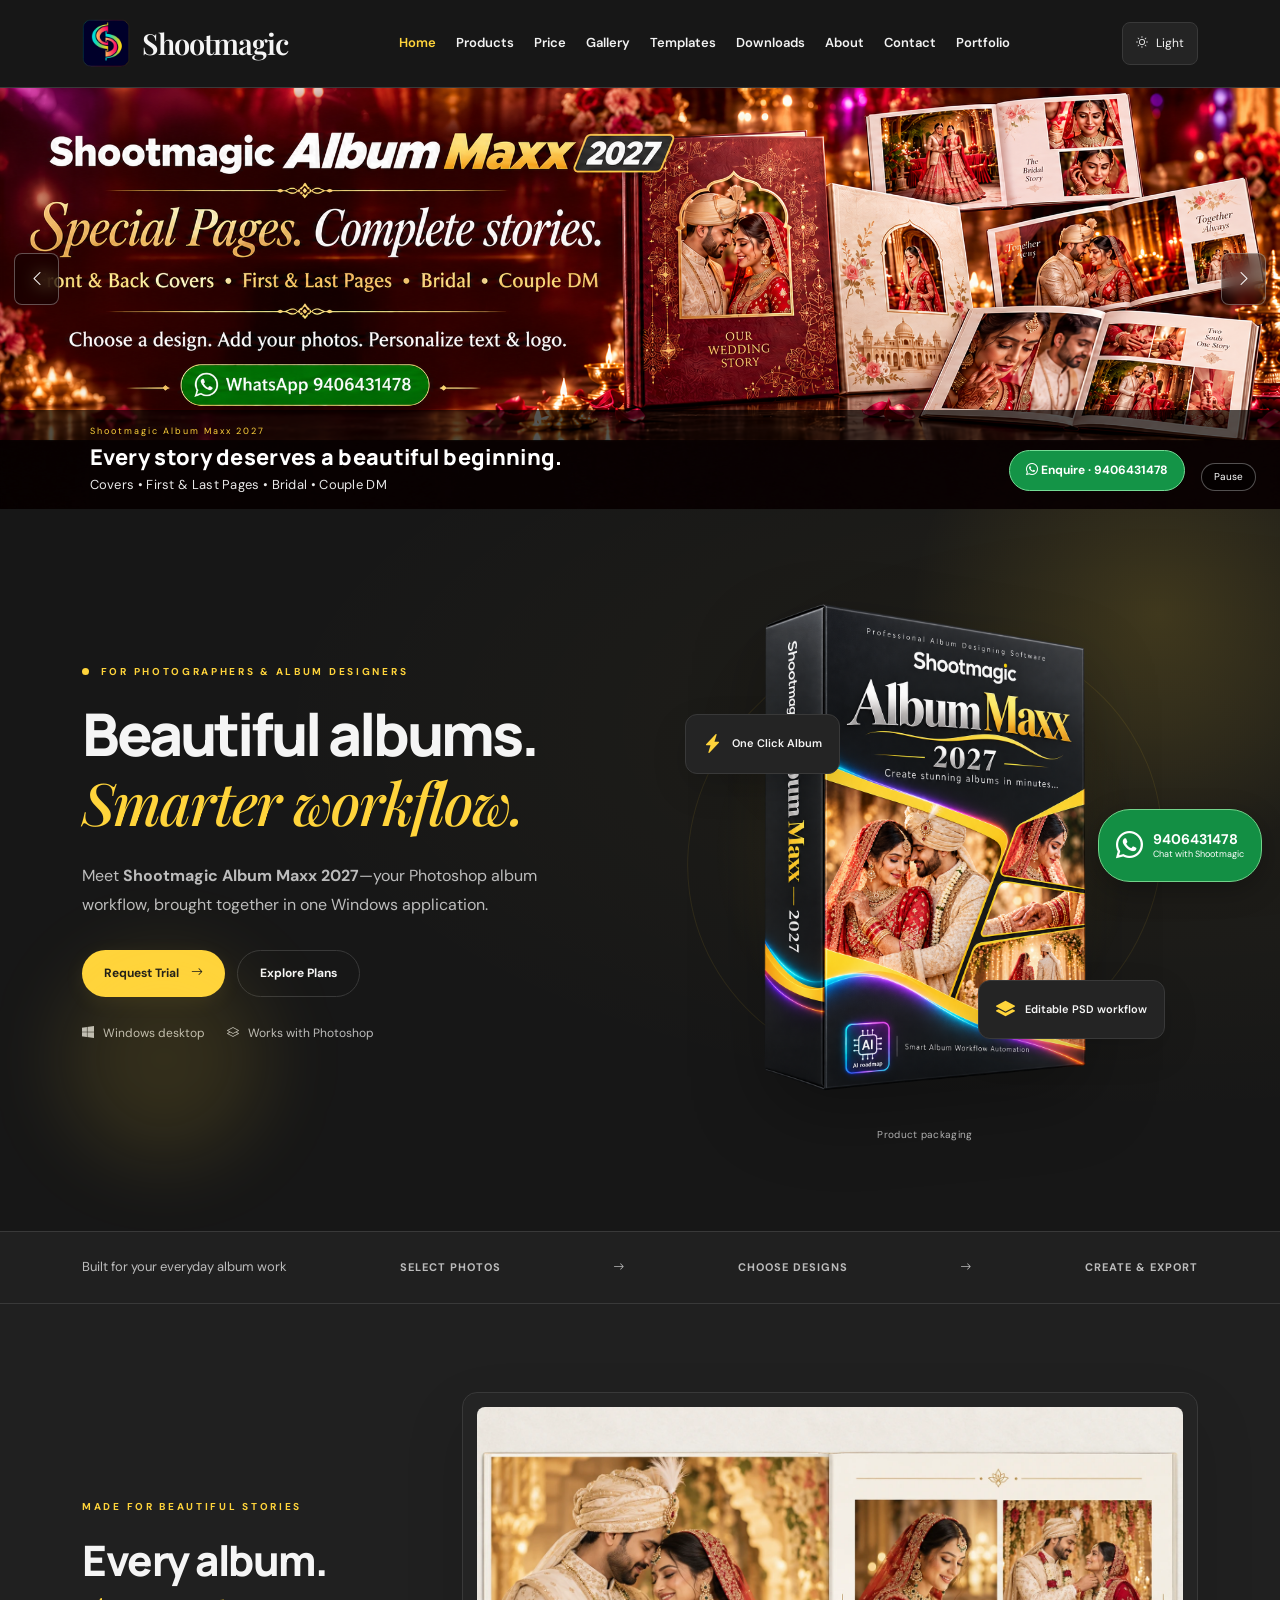
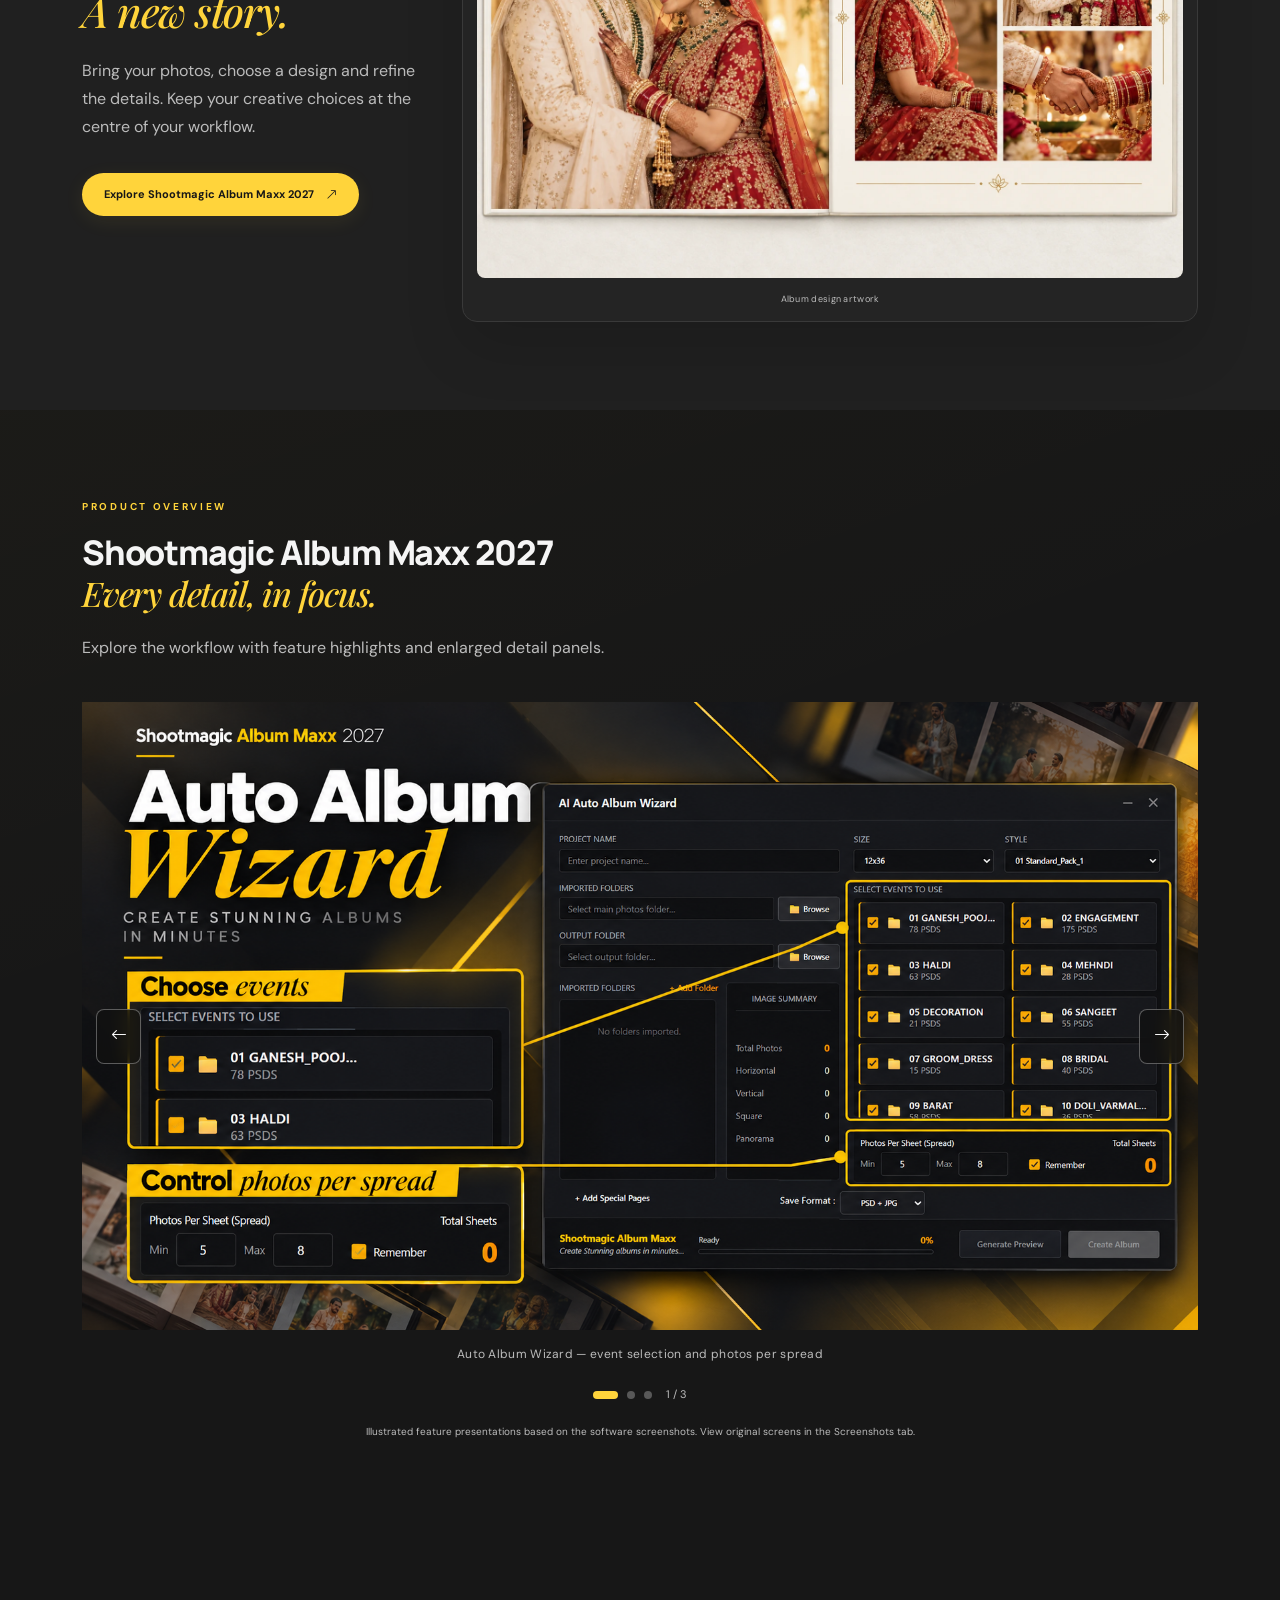
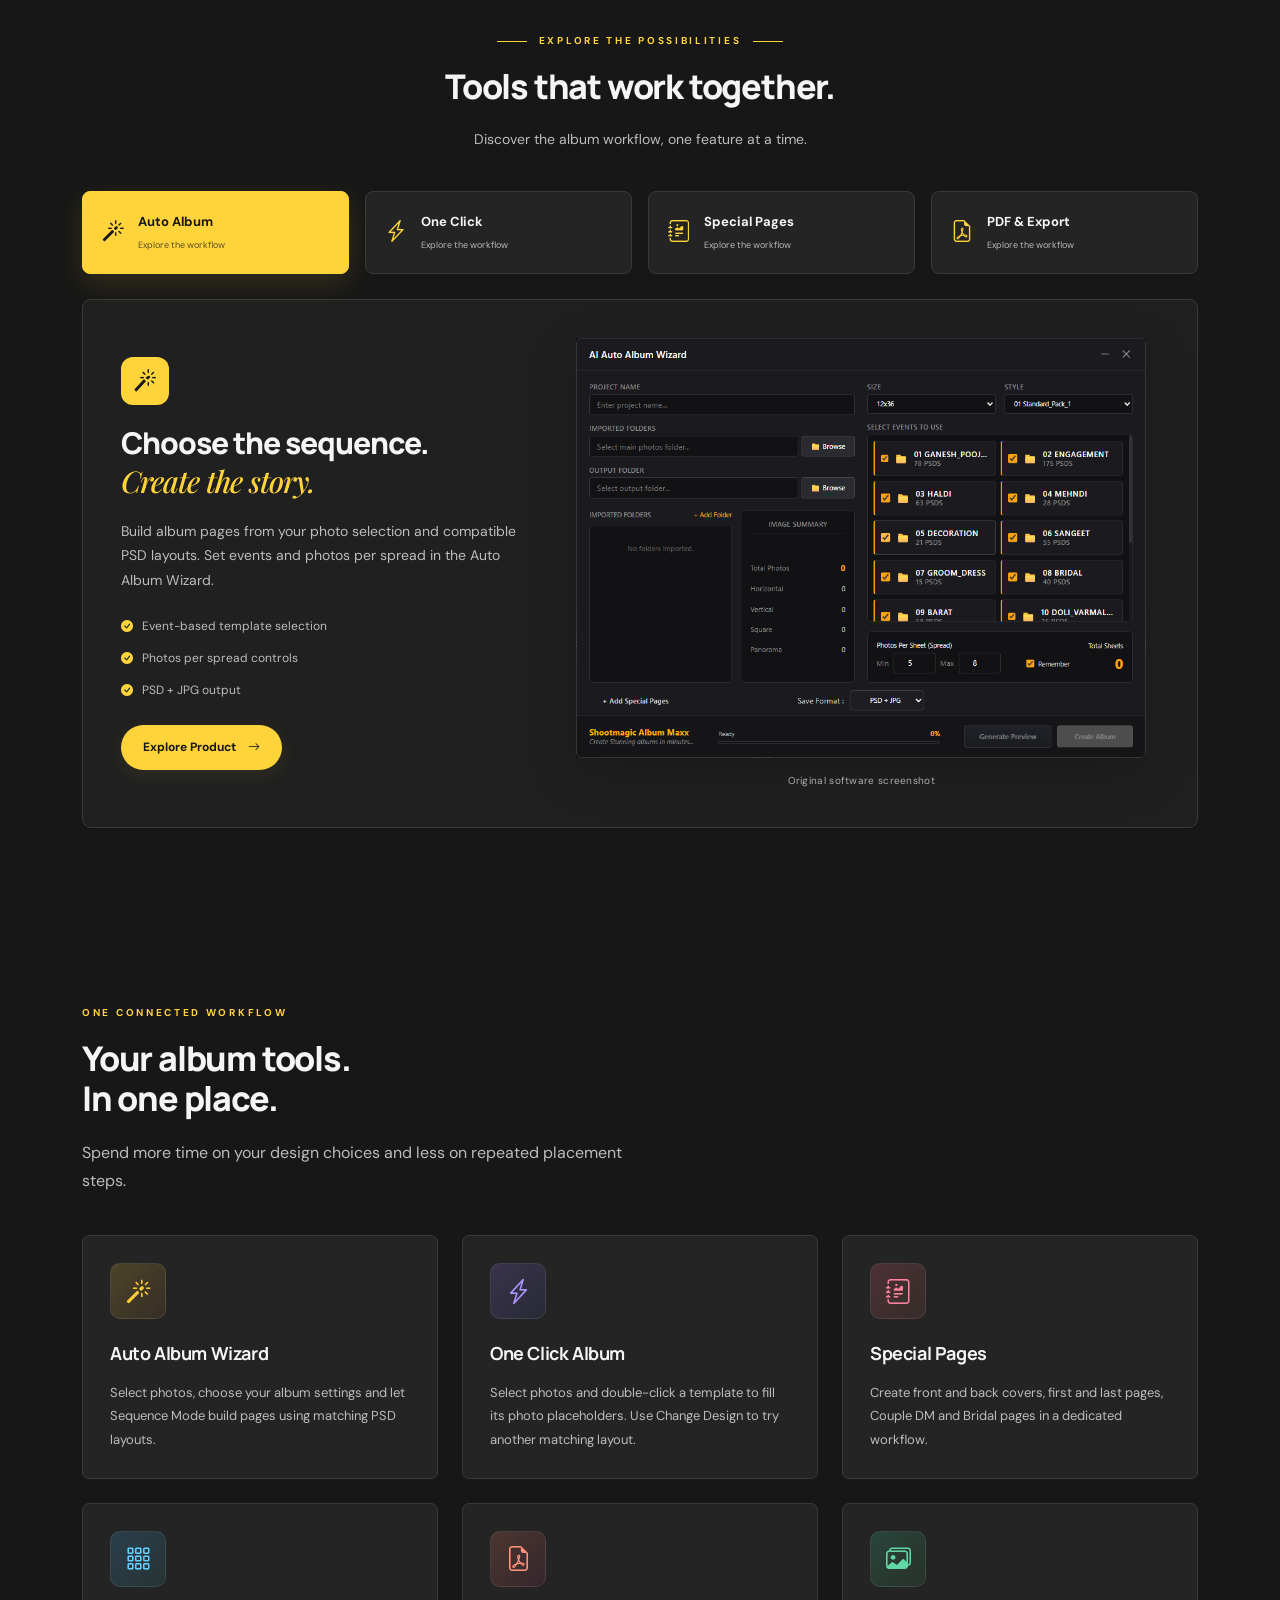
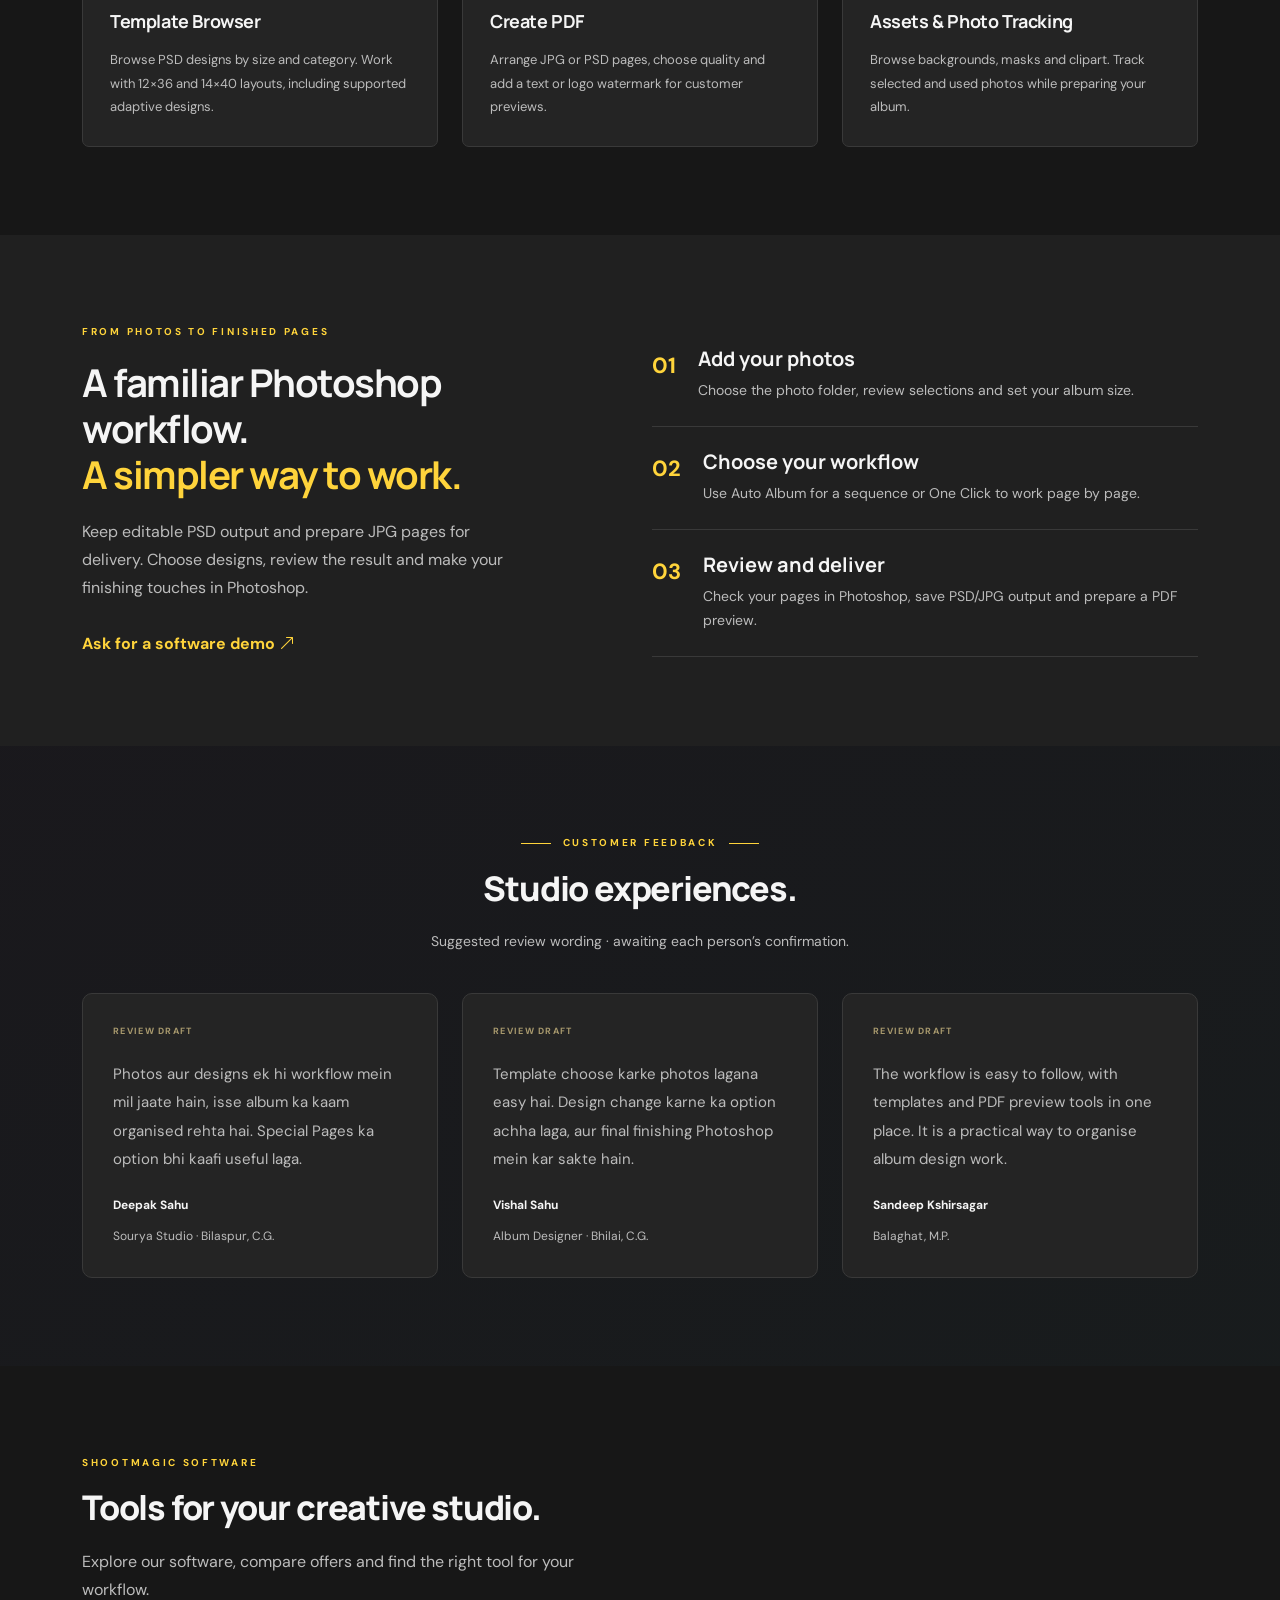
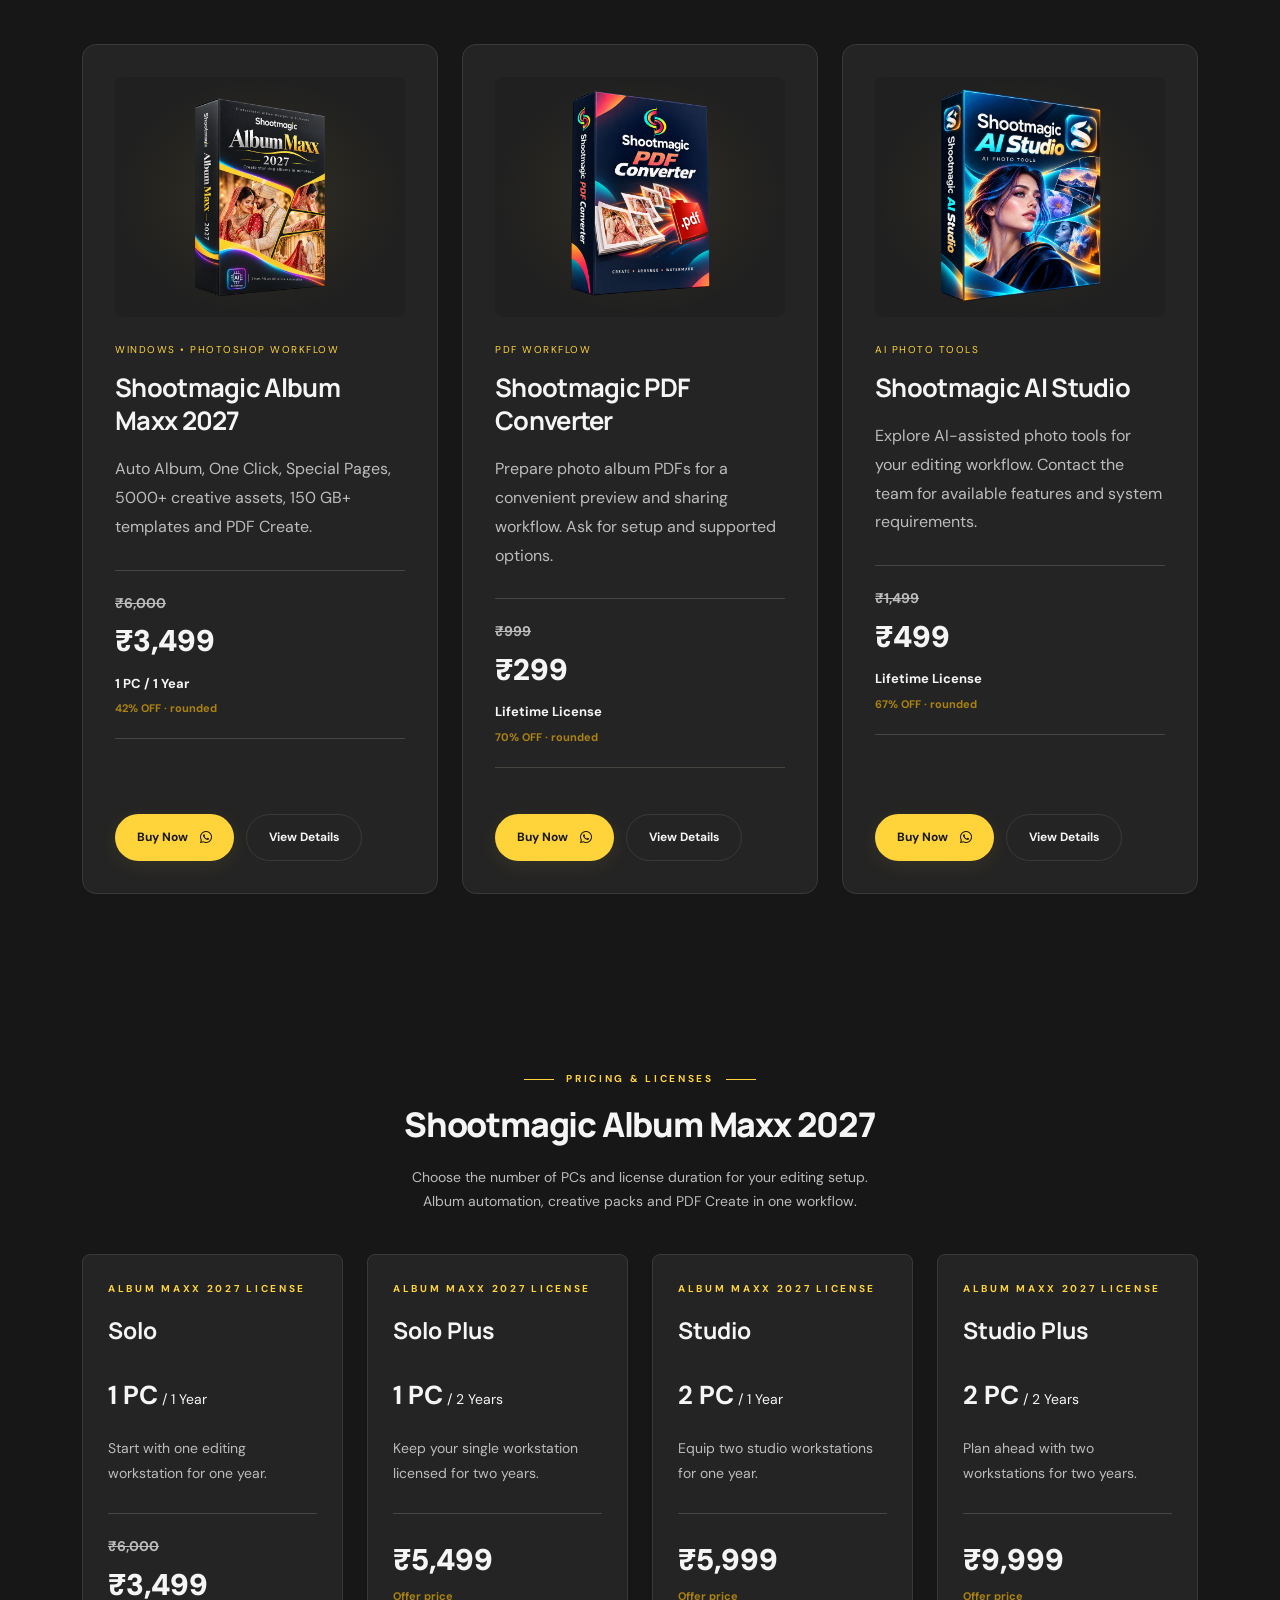
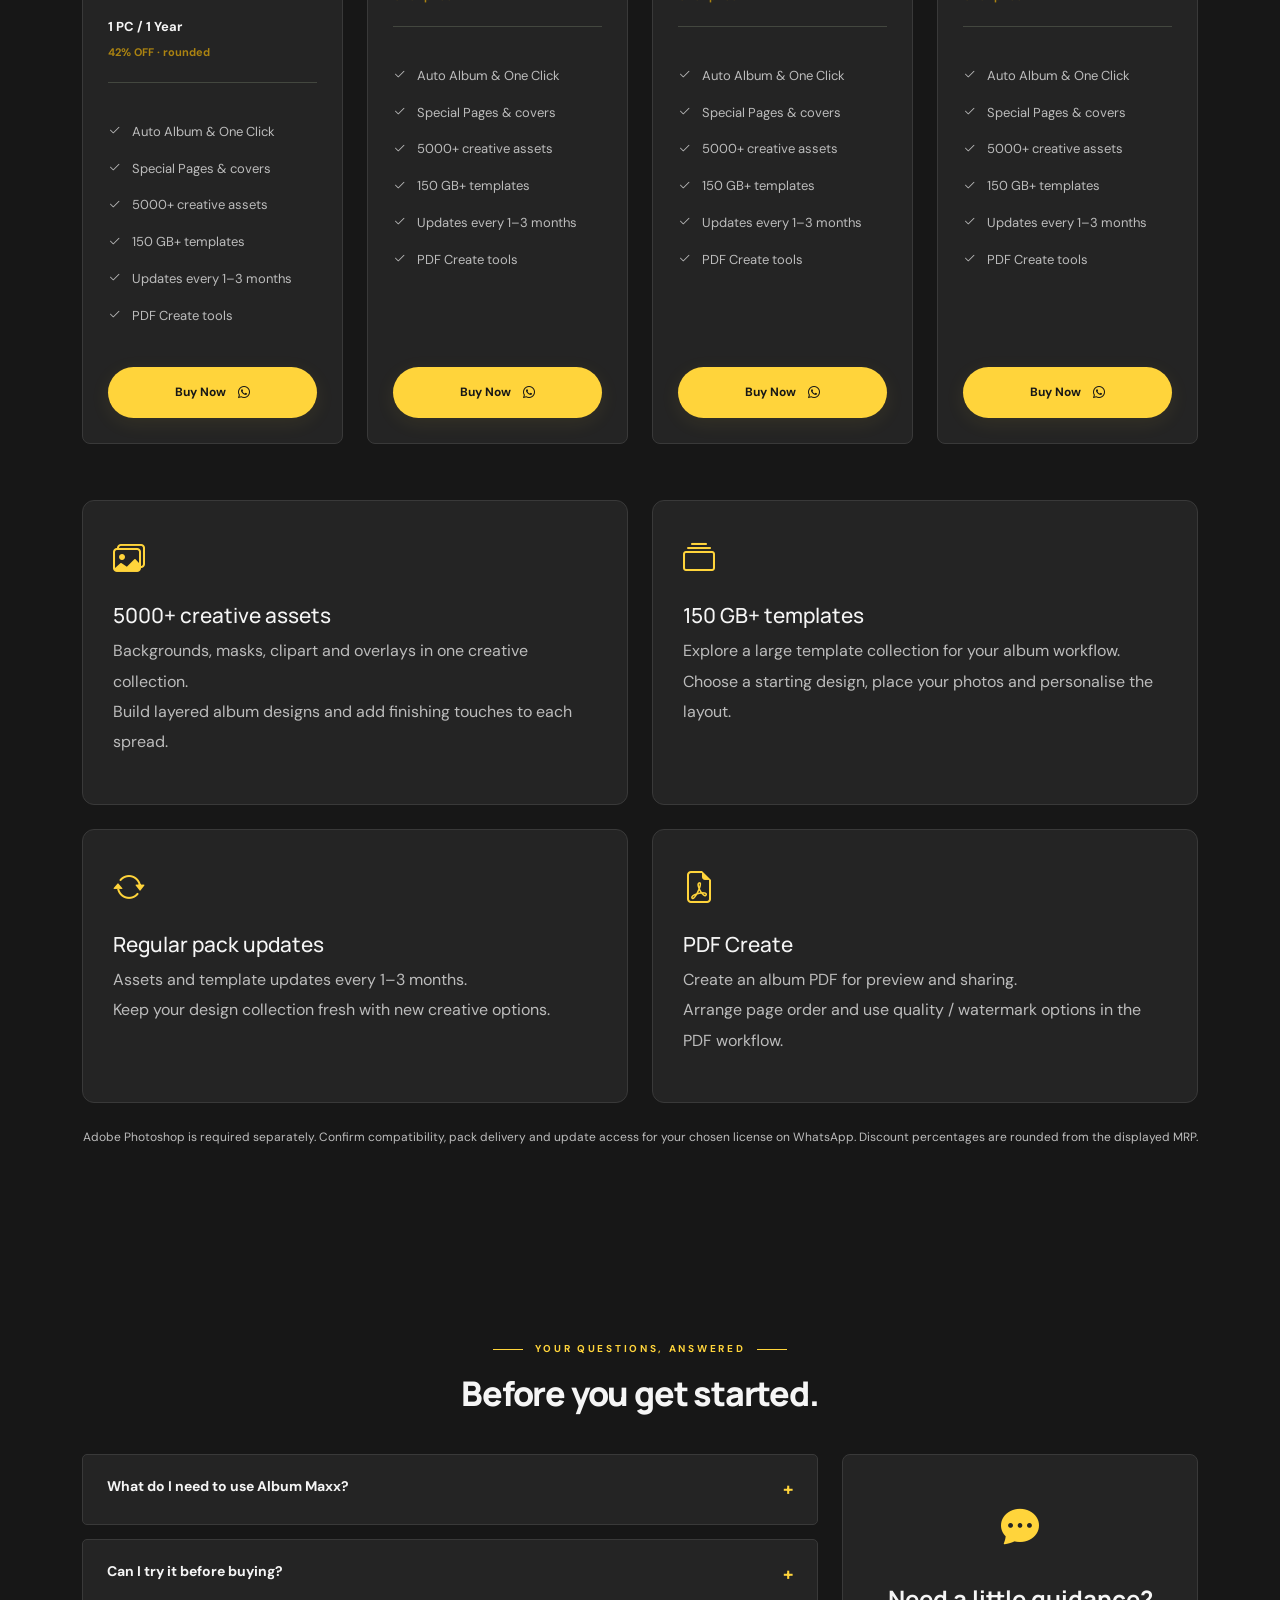
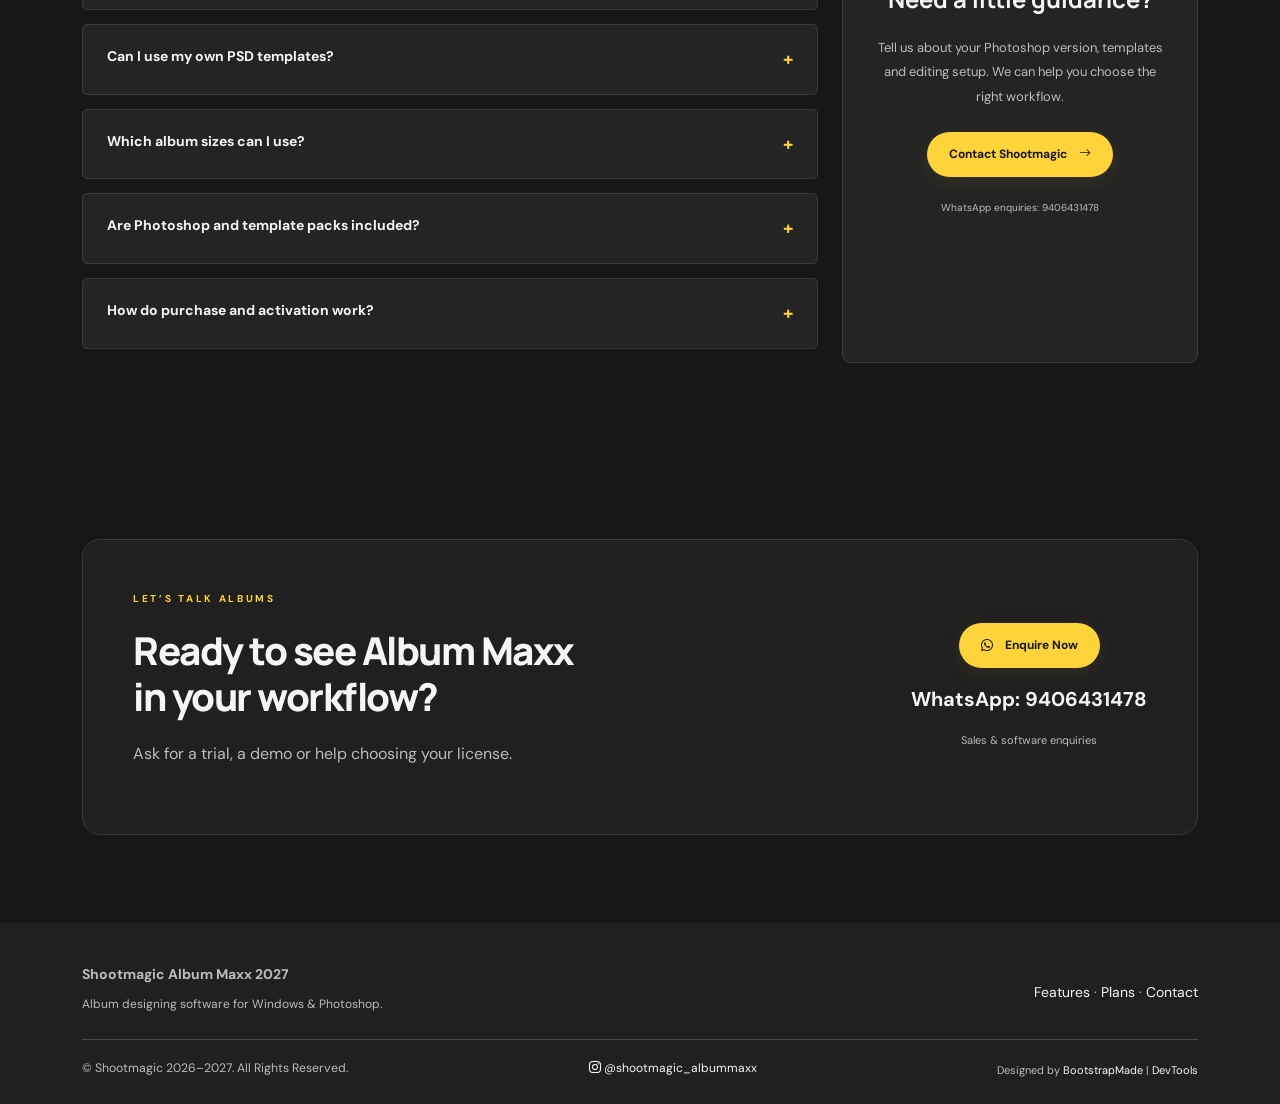
<file: index.html>
<!DOCTYPE html>
<html lang="en">

<head>
  <meta charset="utf-8">
  <meta content="width=device-width, initial-scale=1.0" name="viewport">
  <title>Shootmagic</title>
  <meta name="description" content="Shootmagic Album Maxx 2027 for Windows. Discover Auto Album, One Click Album, Special Pages and PDF tools. Request a trial or enquire about a license.">
  <meta name="keywords" content="">

  <!-- Favicons -->
  <link href="assets/img/shootmagic-logo.png" rel="icon">
  <link href="assets/img/shootmagic-logo.png" rel="apple-touch-icon">

  <!-- Fonts -->
  <link href="https://fonts.googleapis.com" rel="preconnect">
  <link href="https://fonts.gstatic.com" rel="preconnect" crossorigin>
  <link href="https://fonts.googleapis.com/css2?family=DM+Sans:wght@400;500;600;700&family=Manrope:wght@400;500;600;700;800&family=Playfair+Display:ital,wght@0,500;0,600;1,500;1,600&display=swap" rel="stylesheet">

  <!-- Vendor CSS Files -->
  <link href="assets/vendor/bootstrap/css/bootstrap.min.css" rel="stylesheet">
  <link href="assets/vendor/bootstrap-icons/bootstrap-icons.css" rel="stylesheet">
  <link href="assets/vendor/aos/aos.css" rel="stylesheet">
  <link href="assets/vendor/glightbox/css/glightbox.min.css" rel="stylesheet">
  <link href="assets/vendor/swiper/swiper-bundle.min.css" rel="stylesheet">

  <!-- Main CSS File -->
  <link href="assets/css/main.css" rel="stylesheet">
<link href="assets/css/shootmagic.css" rel="stylesheet">

  <!-- =======================================================
  * Template Name: Instant
  * Template URL: https://bootstrapmade.com/newtemplate-bootstrap-website-template/
  * Updated: Jul 07 2025 with Bootstrap v5.3.7
  * Author: BootstrapMade.com
  * License: https://bootstrapmade.com/license/
  ======================================================== -->
<script>try{document.documentElement.dataset.theme=localStorage.getItem("shootmagic-theme")||"dark"}catch(e){document.documentElement.dataset.theme="dark"}</script>
</head>

<body class="index-page" data-theme="dark">

  <header id="header" class="header d-flex align-items-center fixed-top"><div class="container position-relative d-flex align-items-center justify-content-between"><a href="index.html" class="logo d-flex align-items-center"><img class="brand-logo" src="assets/img/shootmagic-logo.png" width="48" height="48" alt="Shootmagic logo"><span class="brand-name">Shootmagic</span></a><nav id="navmenu" class="navmenu"><ul><li><a href="index.html" aria-current="page">Home</a></li><li><a href="products.html">Products</a></li><li><a href="price.html">Price</a></li><li><a href="gallery.html">Gallery</a></li><li><a href="templates.html">Templates</a></li><li><a href="downloads.html">Downloads</a></li><li><a href="about.html">About</a></li><li><a href="contact.html">Contact</a></li><li><a href="portfolio.html">Portfolio</a></li></ul><i class="mobile-nav-toggle d-xl-none bi bi-list" aria-label="Toggle navigation" role="button" tabindex="0"></i></nav><button class="theme-toggle" type="button" aria-label="Switch color theme"><i class="bi bi-sun"></i><span>Light</span></button></div></header>

  <main class="main">
<section class="banner-intro"><div class="banner-fullwidth"><div class="direct-slider banner-slider" data-autoplay="true" tabindex="0" role="region" aria-roledescription="carousel" aria-label="Shootmagic highlights"><div class="slide-viewport"><div class="slide-track"><figure class="direct-slide"><img src="assets/img/launch-banner-v17.png" alt="Design. Automate. Deliver. — Auto Album, One Click and Special Pages"><figcaption><small>Shootmagic Album Maxx 2027</small><strong>Launch offer ₹3,499</strong><span><del>MRP ₹6,000</del> · Save ₹2,501 · 42% OFF (rounded)</span></figcaption></figure><figure class="direct-slide"><img src="assets/img/brand-banner-2-v11.png" alt="Special Pages — covers, first / last pages, bridal and couple designs"><figcaption><small>Shootmagic Album Maxx 2027</small><strong>Every story deserves a beautiful beginning.</strong><span>Covers • First & Last Pages • Bridal • Couple DM</span></figcaption></figure><figure class="direct-slide"><img src="assets/img/brand-banner-3-v11.png" alt="AI roadmap — future possibilities, not currently available features"><figcaption><small>Shootmagic Album Maxx 2027</small><strong>Automation today. AI on the horizon.</strong><span>AI features — planned roadmap</span></figcaption></figure></div></div><div class="slide-controls"><button type="button" class="slide-prev" aria-label="Previous banner"><i class="bi bi-chevron-left"></i></button><div class="slide-dots"><button type="button" class="slide-dot" aria-label="Go to banner 1" data-index="0"></button><button type="button" class="slide-dot" aria-label="Go to banner 2" data-index="1"></button><button type="button" class="slide-dot" aria-label="Go to banner 3" data-index="2"></button></div><button type="button" class="slide-next" aria-label="Next banner"><i class="bi bi-chevron-right"></i></button><span class="slide-count" aria-live="polite"></span><a class="banner-wa wa-link" data-message="Hi, I am interested in the Shootmagic Album Maxx 2027 launch offer at ₹3499. Please confirm the plan and activation details." href="contact.html"><i class="bi bi-whatsapp"></i> Enquire · 9406431478</a><button type="button" class="slide-pause" aria-pressed="false">Pause</button></div></div></div></section><section id="hero" class="hero section"><div class="container"><div class="row align-items-center gy-5"><div class="col-lg-6"><div class="eyebrow"><span class="dot"></span> FOR PHOTOGRAPHERS & ALBUM DESIGNERS</div><h1>Beautiful albums.<br><span>Smarter workflow.</span></h1><p class="hero-copy">Meet <strong>Shootmagic Album Maxx 2027</strong>—your Photoshop album workflow, brought together in one Windows application.</p><div class="actions"><a class="button primary wa-link" href="#contact" data-message="Hi, please share the Shootmagic Album Maxx 2027 trial setup and trial limits.">Request Trial <i class="bi bi-arrow-right"></i></a><a class="button outline" href="#pricing">Explore Plans</a></div><div class="hero-tags"><span><i class="bi bi-windows"></i> Windows desktop</span><span><i class="bi bi-layers"></i> Works with Photoshop</span></div></div><div class="col-lg-6"><figure class="hero-pack"><div class="pack-orbit" aria-hidden="true"></div><img src="assets/img/shootmagic-balanced-box-v9.png" width="1024" height="1536" alt="Shootmagic Album Maxx 2027 software box packaging"><span class="pack-chip chip-one"><i class="bi bi-lightning-charge-fill"></i> One Click Album</span><span class="pack-chip chip-two"><i class="bi bi-layers-fill"></i> Editable PSD workflow</span><figcaption>Product packaging</figcaption></figure></div></div></div></section>
<section class="workflow-strip"><div class="container"><span>Built for your everyday album work</span><b>SELECT PHOTOS</b><i class="bi bi-arrow-right"></i><b>CHOOSE DESIGNS</b><i class="bi bi-arrow-right"></i><b>CREATE & EXPORT</b></div></section>
<section class="section showcase-section"><div class="container"><div class="row align-items-center gy-5"><div class="col-lg-4"><span class="eyebrow">MADE FOR BEAUTIFUL STORIES</span><h2>Every album.<br><em>A new story.</em></h2><p>Bring your photos, choose a design and refine the details. Keep your creative choices at the centre of your workflow.</p><a href="album-maxx.html" class="button primary">Explore Shootmagic Album Maxx 2027 <i class="bi bi-arrow-up-right"></i></a></div><div class="col-lg-8"><figure class="album-showcase"><img src="assets/img/wedding-album-demo.webp" width="1536" height="1024" loading="lazy" alt="Illustrative Indian wedding album spread with couple and bridal portraits"><figcaption>Album design artwork</figcaption></figure></div></div></div></section>
<section class="section overview-section"><div class="container"><div class="section-heading"><span class="eyebrow">PRODUCT OVERVIEW</span><h2>Shootmagic Album Maxx 2027<br><em>Every detail, in focus.</em></h2><p>Explore the workflow with feature highlights and enlarged detail panels.</p></div><div class="direct-slider" tabindex="0" role="region" aria-roledescription="carousel" aria-label="Shootmagic Album Maxx 2027 feature overview"><div class="slide-viewport"><div class="slide-track"><figure class="direct-slide" aria-label="1 of 3"><img src="assets/img/feature-slide-1.png" alt="Auto Album Wizard — event selection and photos per spread" loading="lazy"><figcaption>Auto Album Wizard — event selection and photos per spread</figcaption></figure><figure class="direct-slide" aria-label="2 of 3"><img src="assets/img/feature-slide-2.png" alt="Special Pages — design selection and text / logo personalization" loading="lazy"><figcaption>Special Pages — design selection and text / logo personalization</figcaption></figure><figure class="direct-slide" aria-label="3 of 3"><img src="assets/img/feature-slide-3.png" alt="Create PDF — quality and watermark options" loading="lazy"><figcaption>Create PDF — quality and watermark options</figcaption></figure></div></div><div class="slide-controls"><button type="button" class="slide-prev" aria-label="Previous slide"><i class="bi bi-arrow-left"></i></button><div class="slide-dots"><button type="button" class="slide-dot" aria-label="Go to slide 1" data-index="0"></button><button type="button" class="slide-dot" aria-label="Go to slide 2" data-index="1"></button><button type="button" class="slide-dot" aria-label="Go to slide 3" data-index="2"></button></div><button type="button" class="slide-next" aria-label="Next slide"><i class="bi bi-arrow-right"></i></button><span class="slide-count" aria-live="polite"></span></div></div><p class="slide-note">Illustrated feature presentations based on the software screenshots. View original screens in the Screenshots tab.</p></div></section><section class="section feature-experience"><div class="container"><div class="section-heading text-center"><span class="eyebrow">EXPLORE THE POSSIBILITIES</span><h2>Tools that work together.</h2><p>Discover the album workflow, one feature at a time.</p></div><div class="feature-tabs" role="tablist" aria-label="Product features"><button type="button" role="tab" id="feature-tab-0" aria-controls="feature-panel-0" aria-selected="true" tabindex="0" data-tab="0"><i class="bi bi-magic"></i><span>Auto Album<small>Explore the workflow</small></span></button><button type="button" role="tab" id="feature-tab-1" aria-controls="feature-panel-1" aria-selected="false" tabindex="-1" data-tab="1"><i class="bi bi-lightning-charge"></i><span>One Click<small>Explore the workflow</small></span></button><button type="button" role="tab" id="feature-tab-2" aria-controls="feature-panel-2" aria-selected="false" tabindex="-1" data-tab="2"><i class="bi bi-journal-richtext"></i><span>Special Pages<small>Explore the workflow</small></span></button><button type="button" role="tab" id="feature-tab-3" aria-controls="feature-panel-3" aria-selected="false" tabindex="-1" data-tab="3"><i class="bi bi-file-earmark-pdf"></i><span>PDF & Export<small>Explore the workflow</small></span></button></div><div class="feature-panels"><div class="feature-panel" id="feature-panel-0" role="tabpanel" aria-labelledby="feature-tab-0" ><div class="row align-items-center gy-4"><div class="col-lg-5"><i class="panel-icon bi bi-magic"></i><h3>Choose the sequence.<br><em>Create the story.</em></h3><p>Build album pages from your photo selection and compatible PSD layouts. Set events and photos per spread in the Auto Album Wizard.</p><ul><li><i class="bi bi-check-circle-fill"></i>Event-based template selection</li><li><i class="bi bi-check-circle-fill"></i>Photos per spread controls</li><li><i class="bi bi-check-circle-fill"></i>PSD + JPG output</li></ul><a class="button primary" href="album-maxx.html">Explore Product <i class="bi bi-arrow-right"></i></a></div><div class="col-lg-7"><figure class="panel-visual"><img src="assets/img/screenshots/sm-09.png" alt="Shootmagic Album Maxx 2027 Auto Album screenshot" loading="lazy"><figcaption>Original software screenshot</figcaption></figure></div></div></div><div class="feature-panel" id="feature-panel-1" role="tabpanel" aria-labelledby="feature-tab-1" hidden><div class="row align-items-center gy-4"><div class="col-lg-5"><i class="panel-icon bi bi-lightning-charge"></i><h3>One page.<br><em>Your creative choice.</em></h3><p>Place selected photos into a compatible design, then explore another matching layout with Change Design.</p><ul><li><i class="bi bi-check-circle-fill"></i>Selected photo placement</li><li><i class="bi bi-check-circle-fill"></i>Editable Photoshop pages</li><li><i class="bi bi-check-circle-fill"></i>Change Design workflow</li></ul><a class="button primary" href="album-maxx.html">Explore Product <i class="bi bi-arrow-right"></i></a></div><div class="col-lg-7"><figure class="panel-visual"><img src="assets/img/screenshots/sm-04.png" alt="Shootmagic Album Maxx 2027 One Click screenshot" loading="lazy"><figcaption>Original software screenshot</figcaption></figure></div></div></div><div class="feature-panel" id="feature-panel-2" role="tabpanel" aria-labelledby="feature-tab-2" hidden><div class="row align-items-center gy-4"><div class="col-lg-5"><i class="panel-icon bi bi-journal-richtext"></i><h3>Make the opening<br><em>unforgettable.</em></h3><p>Choose designs for covers, first and last pages, bridal and couple pages. Personalize text and logo options.</p><ul><li><i class="bi bi-check-circle-fill"></i>Front and back covers</li><li><i class="bi bi-check-circle-fill"></i>Bridal and Couple DM pages</li><li><i class="bi bi-check-circle-fill"></i>Text and logo personalization</li></ul><a class="button primary" href="album-maxx.html">Explore Product <i class="bi bi-arrow-right"></i></a></div><div class="col-lg-7"><figure class="panel-visual"><img src="assets/img/screenshots/sm-10.png" alt="Shootmagic Album Maxx 2027 Special Pages screenshot" loading="lazy"><figcaption>Original software screenshot</figcaption></figure></div></div></div><div class="feature-panel" id="feature-panel-3" role="tabpanel" aria-labelledby="feature-tab-3" hidden><div class="row align-items-center gy-4"><div class="col-lg-5"><i class="panel-icon bi bi-file-earmark-pdf"></i><h3>Prepare the preview.<br><em>Share the album.</em></h3><p>Arrange album pages and choose PDF quality. Apply text or logo watermarks for your customer previews.</p><ul><li><i class="bi bi-check-circle-fill"></i>Page order controls</li><li><i class="bi bi-check-circle-fill"></i>Quality selection</li><li><i class="bi bi-check-circle-fill"></i>Text and logo watermarks</li></ul><a class="button primary" href="album-maxx.html">Explore Product <i class="bi bi-arrow-right"></i></a></div><div class="col-lg-7"><figure class="panel-visual"><img src="assets/img/screenshots/sm-18.png" alt="Shootmagic Album Maxx 2027 PDF & Export screenshot" loading="lazy"><figcaption>Original software screenshot</figcaption></figure></div></div></div></div></div></section><section id="features" class="section"><div class="container"><div class="section-heading"><span class="eyebrow">ONE CONNECTED WORKFLOW</span><h2>Your album tools.<br>In one place.</h2><p>Spend more time on your design choices and less on repeated placement steps.</p></div><div class="row g-4"><div class="col-md-6 col-lg-4"><article class="feature-card"><i class="bi bi-magic"></i><h3>Auto Album Wizard</h3><p>Select photos, choose your album settings and let Sequence Mode build pages using matching PSD layouts.</p></article></div><div class="col-md-6 col-lg-4"><article class="feature-card"><i class="bi bi-lightning-charge"></i><h3>One Click Album</h3><p>Select photos and double-click a template to fill its photo placeholders. Use Change Design to try another matching layout.</p></article></div><div class="col-md-6 col-lg-4"><article class="feature-card"><i class="bi bi-journal-richtext"></i><h3>Special Pages</h3><p>Create front and back covers, first and last pages, Couple DM and Bridal pages in a dedicated workflow.</p></article></div><div class="col-md-6 col-lg-4"><article class="feature-card"><i class="bi bi-grid-3x3-gap"></i><h3>Template Browser</h3><p>Browse PSD designs by size and category. Work with 12×36 and 14×40 layouts, including supported adaptive designs.</p></article></div><div class="col-md-6 col-lg-4"><article class="feature-card"><i class="bi bi-file-earmark-pdf"></i><h3>Create PDF</h3><p>Arrange JPG or PSD pages, choose quality and add a text or logo watermark for customer previews.</p></article></div><div class="col-md-6 col-lg-4"><article class="feature-card"><i class="bi bi-images"></i><h3>Assets & Photo Tracking</h3><p>Browse backgrounds, masks and clipart. Track selected and used photos while preparing your album.</p></article></div></div></div></section>
<section id="workflow" class="section light-background"><div class="container"><div class="row gy-5 align-items-center"><div class="col-lg-5"><span class="eyebrow">FROM PHOTOS TO FINISHED PAGES</span><h2>A familiar Photoshop workflow.<br><span class="accent">A simpler way to work.</span></h2><p>Keep editable PSD output and prepare JPG pages for delivery. Choose designs, review the result and make your finishing touches in Photoshop.</p><a href="#contact" class="text-link wa-link" data-message="Hi, I would like to see a demo of the Shootmagic Album Maxx 2027 album workflow.">Ask for a software demo <i class="bi bi-arrow-up-right"></i></a></div><div class="col-lg-6 offset-lg-1"><div class="step"><span>01</span><div><h3>Add your photos</h3><p>Choose the photo folder, review selections and set your album size.</p></div></div><div class="step"><span>02</span><div><h3>Choose your workflow</h3><p>Use Auto Album for a sequence or One Click to work page by page.</p></div></div><div class="step"><span>03</span><div><h3>Review and deliver</h3><p>Check your pages in Photoshop, save PSD/JPG output and prepare a PDF preview.</p></div></div></div></div></div></section>
<section class="section sample-social"><div class="container"><div class="section-heading text-center"><span class="eyebrow">CUSTOMER FEEDBACK</span><h2>Studio experiences.</h2><p>Suggested review wording · awaiting each person’s confirmation.</p></div><div class="row g-4"><div class="col-md-4"><article class="sample-review"><span class="sample-label">REVIEW DRAFT</span><p lang="hi-Latn">Photos aur designs ek hi workflow mein mil jaate hain, isse album ka kaam organised rehta hai. Special Pages ka option bhi kaafi useful laga.</p><strong>Deepak Sahu</strong><p class="review-location">Sourya Studio · Bilaspur, C.G.</p></article></div><div class="col-md-4"><article class="sample-review"><span class="sample-label">REVIEW DRAFT</span><p lang="hi-Latn">Template choose karke photos lagana easy hai. Design change karne ka option achha laga, aur final finishing Photoshop mein kar sakte hain.</p><strong>Vishal Sahu</strong><p class="review-location">Album Designer · Bhilai, C.G.</p></article></div><div class="col-md-4"><article class="sample-review"><span class="sample-label">REVIEW DRAFT</span><p lang="en">The workflow is easy to follow, with templates and PDF preview tools in one place. It is a practical way to organise album design work.</p><strong>Sandeep Kshirsagar</strong><p class="review-location">Balaghat, M.P.</p></article></div></div></div></section><section class="section software-catalog"><div class="container"><div class="section-heading"><span class="eyebrow">SHOOTMAGIC SOFTWARE</span><h2>Tools for your creative studio.</h2><p>Explore our software, compare offers and find the right tool for your workflow.</p></div><div class="row g-4"><div class="col-lg-4"><article class="product-card"><div class="product-symbol product-pack"><img src="assets/img/shootmagic-balanced-box-v9.png" alt="Shootmagic Album Maxx 2027 software box mockup" loading="lazy"></div><span class="badge-status">WINDOWS • PHOTOSHOP WORKFLOW</span><h2>Shootmagic Album Maxx 2027</h2><p>Auto Album, One Click, Special Pages, 5000+ creative assets, 150 GB+ templates and PDF Create.</p><div class="price-note"><del class="mrp">₹6,000</del><strong>₹3,499</strong><span class="offer-license">1 PC / 1 Year</span><small>42% OFF · rounded</small></div><div class="actions"><a class="button primary wa-link" href="contact.html" data-message="Hi, I want to buy Shootmagic Album Maxx 2027 at ₹3499. Please share setup, compatibility and activation details.">Buy Now <i class="bi bi-whatsapp"></i></a><a class="button outline" href="album-maxx.html">View Details</a></div></article></div><div class="col-lg-4"><article class="product-card"><div class="product-symbol product-pack"><img src="assets/img/pdf-converter-box.png" alt="Shootmagic PDF Converter software box mockup" loading="lazy"></div><span class="badge-status">PDF WORKFLOW</span><h2>Shootmagic PDF Converter</h2><p>Prepare photo album PDFs for a convenient preview and sharing workflow. Ask for setup and supported options.</p><div class="price-note"><del class="mrp">₹999</del><strong>₹299</strong><span class="offer-license">Lifetime License</span><small>70% OFF · rounded</small></div><div class="actions"><a class="button primary wa-link" href="contact.html" data-message="Hi, I want to buy Shootmagic PDF Converter at ₹299. Please share setup, compatibility and activation details.">Buy Now <i class="bi bi-whatsapp"></i></a><a class="button outline" href="pdf-converter.html">View Details</a></div></article></div><div class="col-lg-4"><article class="product-card"><div class="product-symbol product-pack"><img src="assets/img/ai-studio-box-v13.png" alt="Shootmagic AI Studio software box mockup" loading="lazy"></div><span class="badge-status">AI PHOTO TOOLS</span><h2>Shootmagic AI Studio</h2><p>Explore AI-assisted photo tools for your editing workflow. Contact the team for available features and system requirements.</p><div class="price-note"><del class="mrp">₹1,499</del><strong>₹499</strong><span class="offer-license">Lifetime License</span><small>67% OFF · rounded</small></div><div class="actions"><a class="button primary wa-link" href="contact.html" data-message="Hi, I want to buy Shootmagic AI Studio at ₹499. Please share setup, compatibility and activation details.">Buy Now <i class="bi bi-whatsapp"></i></a><a class="button outline" href="ai-studio.html">View Details</a></div></article></div></div></div></section><section id="pricing" class="section"><div class="container"><div class="section-heading text-center"><span class="eyebrow">PRICING & LICENSES</span><h2>Shootmagic Album Maxx 2027</h2><p>Choose the number of PCs and license duration for your editing setup.<br>Album automation, creative packs and PDF Create in one workflow.</p></div><div class="row g-4"><div class="col-md-6 col-xl-3"><article class="plan-card"><span class="eyebrow">ALBUM MAXX 2027 LICENSE</span><h3>Solo</h3><div class="plan-spec">1 PC<span> / 1 Year</span></div><p>Start with one editing workstation for one year.</p><div class="price-note"><del class="mrp">₹6,000</del><strong>₹3,499</strong><span class="offer-license">1 PC / 1 Year</span><small>42% OFF · rounded</small></div><ul class="plan-list"><li><i class="bi bi-check2"></i> Auto Album & One Click</li><li><i class="bi bi-check2"></i> Special Pages & covers</li><li><i class="bi bi-check2"></i> 5000+ creative assets</li><li><i class="bi bi-check2"></i> 150 GB+ templates</li><li><i class="bi bi-check2"></i> Updates every 1–3 months</li><li><i class="bi bi-check2"></i> PDF Create tools</li></ul><a class="button primary wa-link" href="contact.html" data-message="Hi, I want to buy Shootmagic Album Maxx 2027 — 1 PC / 1 Years at ₹3499. Please share setup, compatibility and activation details.">Buy Now <i class="bi bi-whatsapp"></i></a></article></div><div class="col-md-6 col-xl-3"><article class="plan-card"><span class="eyebrow">ALBUM MAXX 2027 LICENSE</span><h3>Solo Plus</h3><div class="plan-spec">1 PC<span> / 2 Years</span></div><p>Keep your single workstation licensed for two years.</p><div class="price-note"><strong>₹5,499</strong><small>Offer price</small></div><ul class="plan-list"><li><i class="bi bi-check2"></i> Auto Album & One Click</li><li><i class="bi bi-check2"></i> Special Pages & covers</li><li><i class="bi bi-check2"></i> 5000+ creative assets</li><li><i class="bi bi-check2"></i> 150 GB+ templates</li><li><i class="bi bi-check2"></i> Updates every 1–3 months</li><li><i class="bi bi-check2"></i> PDF Create tools</li></ul><a class="button primary wa-link" href="contact.html" data-message="Hi, I want to buy Shootmagic Album Maxx 2027 — 1 PC / 2 Years at ₹5499. Please share setup, compatibility and activation details.">Buy Now <i class="bi bi-whatsapp"></i></a></article></div><div class="col-md-6 col-xl-3"><article class="plan-card"><span class="eyebrow">ALBUM MAXX 2027 LICENSE</span><h3>Studio</h3><div class="plan-spec">2 PC<span> / 1 Year</span></div><p>Equip two studio workstations for one year.</p><div class="price-note"><strong>₹5,999</strong><small>Offer price</small></div><ul class="plan-list"><li><i class="bi bi-check2"></i> Auto Album & One Click</li><li><i class="bi bi-check2"></i> Special Pages & covers</li><li><i class="bi bi-check2"></i> 5000+ creative assets</li><li><i class="bi bi-check2"></i> 150 GB+ templates</li><li><i class="bi bi-check2"></i> Updates every 1–3 months</li><li><i class="bi bi-check2"></i> PDF Create tools</li></ul><a class="button primary wa-link" href="contact.html" data-message="Hi, I want to buy Shootmagic Album Maxx 2027 — 2 PC / 1 Years at ₹5999. Please share setup, compatibility and activation details.">Buy Now <i class="bi bi-whatsapp"></i></a></article></div><div class="col-md-6 col-xl-3"><article class="plan-card"><span class="eyebrow">ALBUM MAXX 2027 LICENSE</span><h3>Studio Plus</h3><div class="plan-spec">2 PC<span> / 2 Years</span></div><p>Plan ahead with two workstations for two years.</p><div class="price-note"><strong>₹9,999</strong><small>Offer price</small></div><ul class="plan-list"><li><i class="bi bi-check2"></i> Auto Album & One Click</li><li><i class="bi bi-check2"></i> Special Pages & covers</li><li><i class="bi bi-check2"></i> 5000+ creative assets</li><li><i class="bi bi-check2"></i> 150 GB+ templates</li><li><i class="bi bi-check2"></i> Updates every 1–3 months</li><li><i class="bi bi-check2"></i> PDF Create tools</li></ul><a class="button primary wa-link" href="contact.html" data-message="Hi, I want to buy Shootmagic Album Maxx 2027 — 2 PC / 2 Years at ₹9999. Please share setup, compatibility and activation details.">Buy Now <i class="bi bi-whatsapp"></i></a></article></div></div><div class="row g-4 pricing-benefits"><div class="col-md-6"><article class="info-box"><i class="bi bi-images"></i><h3>5000+ creative assets</h3><p>Backgrounds, masks, clipart and overlays in one creative collection.<br>Build layered album designs and add finishing touches to each spread.</p></article></div><div class="col-md-6"><article class="info-box"><i class="bi bi-collection"></i><h3>150 GB+ templates</h3><p>Explore a large template collection for your album workflow.<br>Choose a starting design, place your photos and personalise the layout.</p></article></div><div class="col-md-6"><article class="info-box"><i class="bi bi-arrow-repeat"></i><h3>Regular pack updates</h3><p>Assets and template updates every 1–3 months.<br>Keep your design collection fresh with new creative options.</p></article></div><div class="col-md-6"><article class="info-box"><i class="bi bi-file-earmark-pdf"></i><h3>PDF Create</h3><p>Create an album PDF for preview and sharing.<br>Arrange page order and use quality / watermark options in the PDF workflow.</p></article></div></div><p class="pricing-footnote">Adobe Photoshop is required separately. Confirm compatibility, pack delivery and update access for your chosen license on WhatsApp. Discount percentages are rounded from the displayed MRP.</p></div></section>
<section id="faq" class="section"><div class="container"><div class="section-heading text-center"><span class="eyebrow">YOUR QUESTIONS, ANSWERED</span><h2>Before you get started.</h2></div><div class="row gy-4"><div class="col-lg-8"><details><summary>What do I need to use Album Maxx?</summary><p>Album Maxx is a Windows desktop application that works with Adobe Photoshop. Photoshop is required separately. Ask us to confirm support for your installed Photoshop version before purchasing.</p></details><details><summary>Can I try it before buying?</summary><p>Yes—use Request Trial to enquire about for the current trial setup and its limits. Test it with your Photoshop version and your PSD templates before choosing a plan.</p></details><details><summary>Can I use my own PSD templates?</summary><p>Compatible PSD templates use normal pixel photo placeholders named H1, H2… for horizontal photos and V1, V2… for vertical photos. Photo placement uses clipping masks. Contact us if your templates need preparation.</p></details><details><summary>Which album sizes can I use?</summary><p>The workflow supports 12×36 and 14×40 template categories. Adaptive 12×36 designs can be used in the supported 14×40 workflow. Use your own matching templates or ask about available packs.</p></details><details><summary>Are Photoshop and template packs included?</summary><p>Photoshop is not included. Ask for the exact template and asset packs included with your chosen offer; pack availability and license terms are confirmed before purchase.</p></details><details><summary>How do purchase and activation work?</summary><p>Choose a plan and send a purchase enquiry once our contact details are updated. We confirm the price, payment instructions and license terms, then provide setup and activation details. This website does not collect payments or issue licenses automatically.</p></details></div><div class="col-lg-4"><aside class="faq-companion"><i class="bi bi-chat-dots-fill"></i><h3>Need a little guidance?</h3><p>Tell us about your Photoshop version, templates and editing setup. We can help you choose the right workflow.</p><a href="contact.html" class="button primary">Contact Shootmagic <i class="bi bi-arrow-right"></i></a><small>WhatsApp enquiries: 9406431478</small></aside></div></div></div></section>
<section id="contact" class="section"><div class="container"><div class="contact-panel"><div><span class="eyebrow">LET’S TALK ALBUMS</span><h2>Ready to see Album Maxx<br>in your workflow?</h2><p>Ask for a trial, a demo or help choosing your license.</p></div><div class="contact-actions"><a class="button primary wa-link" href="#contact" data-message="Hi, I am interested in Shootmagic Album Maxx 2027. Please share the trial, demo and current plans."><i class="bi bi-whatsapp"></i> Enquire Now</a><a href="https://wa.me/919406431478" class="contact-phone" target="_blank" rel="noopener">WhatsApp: 9406431478</a><small>Sales & software enquiries</small></div></div></div></section>
</main>

  <footer id="footer" class="footer light-background"><div class="container py-4"><div class="footer-row"><div><strong>Shootmagic Album Maxx 2027</strong><p>Album designing software for Windows & Photoshop.</p></div><div><a href="#features">Features</a> · <a href="#pricing">Plans</a> · <a href="#contact">Contact</a></div></div><hr><div class="footer-row"><small>© Shootmagic 2026–2027. All Rights Reserved.</small><a href="https://www.instagram.com/shootmagic_albummaxx/" target="_blank" rel="noopener noreferrer"><i class="bi bi-instagram"></i> @shootmagic_albummaxx</a><div class="credits">Designed by <a href="https://bootstrapmade.com/">BootstrapMade</a> | <a href="https://bootstrapmade.com/tools/">DevTools</a></div></div></div></footer>

  <!-- Scroll Top -->
  <a href="#" id="scroll-top" class="scroll-top d-flex align-items-center justify-content-center"><i class="bi bi-arrow-up-short"></i></a>

  <!-- Vendor JS Files -->
  <script src="assets/vendor/bootstrap/js/bootstrap.bundle.min.js"></script>
  <script src="assets/vendor/php-email-form/validate.js"></script>
  <script src="assets/vendor/aos/aos.js"></script>
  <script src="assets/vendor/glightbox/js/glightbox.min.js"></script>
  <script src="assets/vendor/purecounter/purecounter_vanilla.js"></script>
  <script src="assets/vendor/typed.js/typed.umd.js"></script>
  <script src="assets/vendor/swiper/swiper-bundle.min.js"></script>

  <!-- Main JS File -->
  <script src="assets/js/main.js"></script>

<script src="assets/js/site-config.js"></script>
<script src="assets/js/shootmagic.js"></script>
<script src="assets/js/page-transitions.js"></script>
<script src="assets/js/video-config.js"></script>
<script src="assets/js/videos.js"></script>
<script src="assets/js/slides.js"></script><script src="assets/js/refinements.js"></script><dialog id="image-lightbox" class="image-lightbox" aria-label="Full screen image preview"><button type="button" class="lightbox-close" aria-label="Close full screen preview"><i class="bi bi-x-lg"></i></button><img id="lightbox-image" alt=""><button type="button" class="lightbox-prev" aria-label="Previous preview"><i class="bi bi-chevron-left"></i></button><button type="button" class="lightbox-next" aria-label="Next preview"><i class="bi bi-chevron-right"></i></button><p id="lightbox-caption"></p></dialog><script src="assets/js/lightbox.js"></script><a class="floating-contact" href="https://wa.me/919406431478?text=Hi%2C%20please%20share%20Shootmagic%20Album%20Maxx%202027%20details." target="_blank" rel="noopener noreferrer"><i class="bi bi-whatsapp"></i><span>9406431478<small>Chat with Shootmagic</small></span></a></body>

</html>
</file>
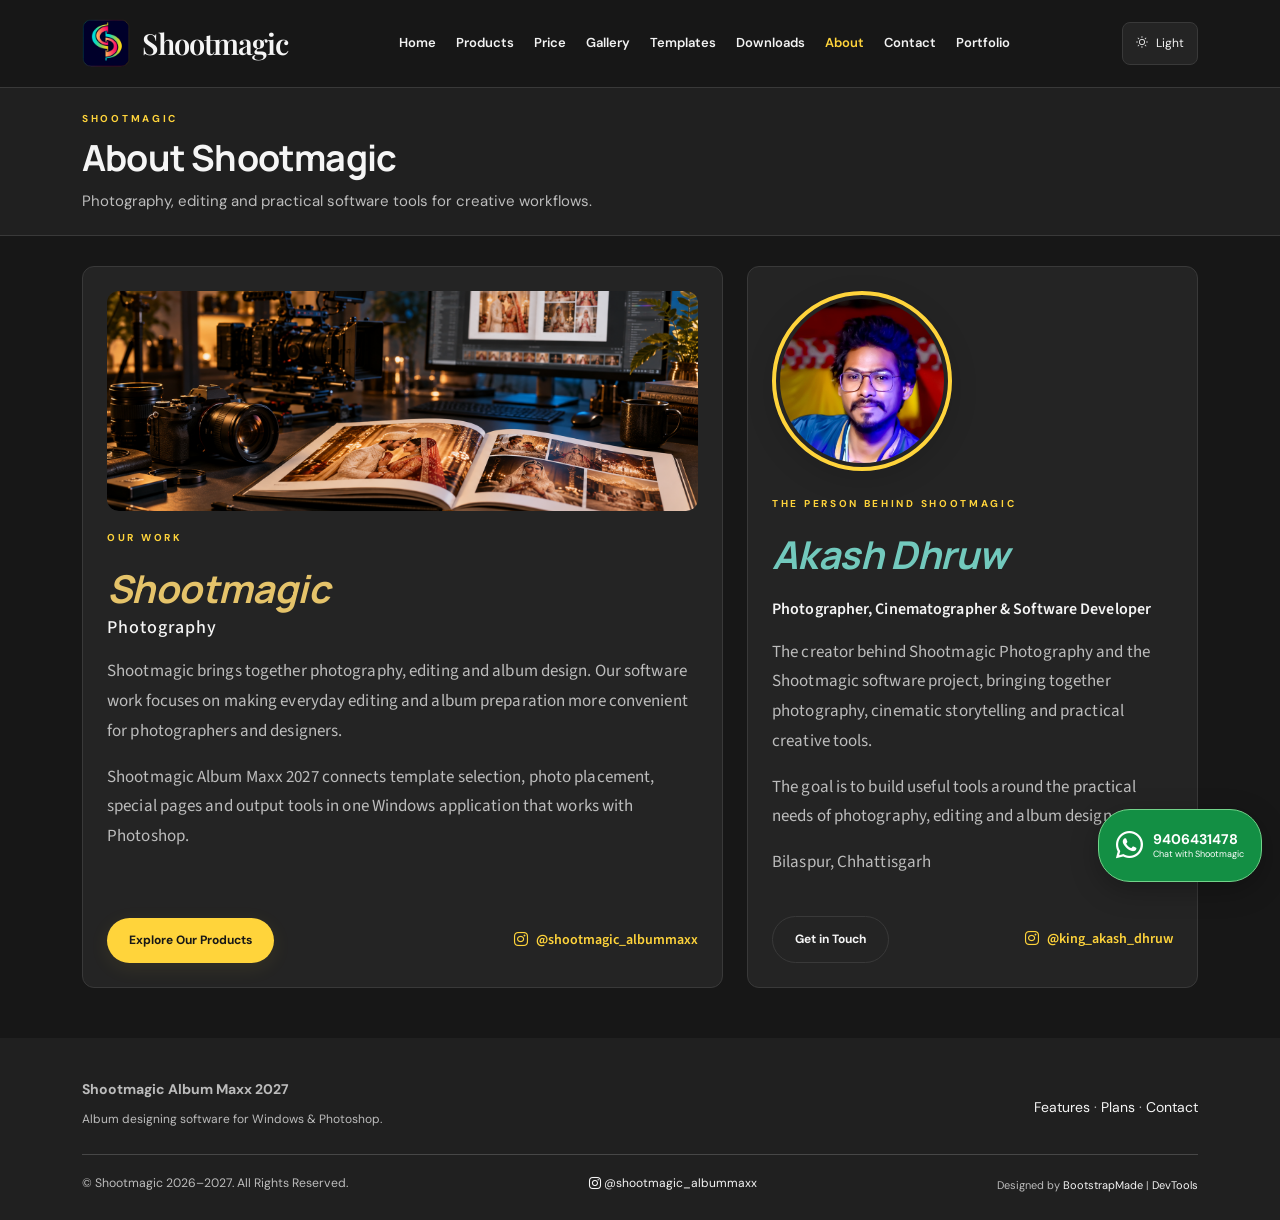
<file: about.html>
<!DOCTYPE html>
<html lang="en">

<head>
  <meta charset="utf-8">
  <meta content="width=device-width, initial-scale=1.0" name="viewport">
  <title>About Shootmagic | Shootmagic</title>
  <meta name="description" content="Photography, editing and practical software tools for creative workflows.">
  <meta name="keywords" content="">

  <!-- Favicons -->
  <link href="assets/img/shootmagic-logo.png" rel="icon">
  <link href="assets/img/shootmagic-logo.png" rel="apple-touch-icon">

  <!-- Fonts -->
  <link href="https://fonts.googleapis.com" rel="preconnect">
  <link href="https://fonts.gstatic.com" rel="preconnect" crossorigin>
  <link href="https://fonts.googleapis.com/css2?family=Allura&family=Source+Sans+3:wght@400;500;600&family=DM+Sans:wght@400;500;600;700&family=Manrope:wght@400;500;600;700;800&family=Playfair+Display:ital,wght@0,500;0,600;1,500;1,600&display=swap" rel="stylesheet">

  <!-- Vendor CSS Files -->
  <link href="assets/vendor/bootstrap/css/bootstrap.min.css" rel="stylesheet">
  <link href="assets/vendor/bootstrap-icons/bootstrap-icons.css" rel="stylesheet">
  <link href="assets/vendor/aos/aos.css" rel="stylesheet">
  <link href="assets/vendor/glightbox/css/glightbox.min.css" rel="stylesheet">
  <link href="assets/vendor/swiper/swiper-bundle.min.css" rel="stylesheet">

  <!-- Main CSS File -->
  <link href="assets/css/main.css" rel="stylesheet">
<link href="assets/css/shootmagic.css" rel="stylesheet">

  <!-- =======================================================
  * Template Name: Instant
  * Template URL: https://bootstrapmade.com/newtemplate-bootstrap-website-template/
  * Updated: Jul 07 2025 with Bootstrap v5.3.7
  * Author: BootstrapMade.com
  * License: https://bootstrapmade.com/license/
  ======================================================== -->
<script>try{document.documentElement.dataset.theme=localStorage.getItem("shootmagic-theme")||"dark"}catch(e){document.documentElement.dataset.theme="dark"}</script>
</head>

<body class="index-page" data-theme="dark">

  <header id="header" class="header d-flex align-items-center fixed-top"><div class="container position-relative d-flex align-items-center justify-content-between"><a href="index.html" class="logo d-flex align-items-center"><img class="brand-logo" src="assets/img/shootmagic-logo.png" width="48" height="48" alt="Shootmagic logo"><span class="brand-name">Shootmagic</span></a><nav id="navmenu" class="navmenu"><ul><li><a href="index.html">Home</a></li><li><a href="products.html">Products</a></li><li><a href="price.html">Price</a></li><li><a href="gallery.html">Gallery</a></li><li><a href="templates.html">Templates</a></li><li><a href="downloads.html">Downloads</a></li><li><a href="about.html" aria-current="page">About</a></li><li><a href="contact.html">Contact</a></li><li><a href="portfolio.html">Portfolio</a></li></ul><i class="mobile-nav-toggle d-xl-none bi bi-list" aria-label="Toggle navigation" role="button" tabindex="0"></i></nav><button class="theme-toggle" type="button" aria-label="Switch color theme"><i class="bi bi-sun"></i><span>Light</span></button></div></header>

  <main class="main compact-page about-page"><section class="page-intro"><div class="container"><span class="eyebrow">SHOOTMAGIC</span><h1>About Shootmagic</h1><p>Photography, editing and practical software tools for creative workflows.</p></div></section><section class="section"><div class="container"><div class="row g-4 about-panels"><div class="col-lg-7"><div class="info-box about-work-panel"><div class="about-art"><img src="assets/img/our-work-studio-v21.png" width="1536" height="1024" loading="lazy" alt="Photography and cinematography studio with camera, wedding album and editing workstation"></div><span class="eyebrow">OUR WORK</span><h2 class="about-script">Shootmagic <span>Photography</span></h2><p>Shootmagic brings together photography, editing and album design. Our software work focuses on making everyday editing and album preparation more convenient for photographers and designers.</p><p>Shootmagic Album Maxx 2027 connects template selection, photo placement, special pages and output tools in one Windows application that works with Photoshop.</p><div class="about-panel-actions"><a class="button primary" href="products.html">Explore Our Products</a><a class="about-social-link" href="https://www.instagram.com/shootmagic_albummaxx/" target="_blank" rel="noopener noreferrer"><i class="bi bi-instagram"></i> @shootmagic_albummaxx</a></div></div></div><div class="col-lg-5"><div class="info-box about-founder-panel"><img class="founder-portrait" src="assets/img/akash-dhruw-portrait.jpg" width="180" height="180" alt="Akash Dhruw"><span class="eyebrow">THE PERSON BEHIND SHOOTMAGIC</span><h2 class="about-script">Akash Dhruw</h2><p class="founder-role">Photographer, Cinematographer &amp; Software Developer</p><p>The creator behind Shootmagic Photography and the Shootmagic software project, bringing together photography, cinematic storytelling and practical creative tools.</p><p>The goal is to build useful tools around the practical needs of photography, editing and album design.</p><p>Bilaspur, Chhattisgarh</p><div class="about-panel-actions"><a class="button outline" href="contact.html">Get in Touch</a><a class="founder-instagram about-social-link" href="https://www.instagram.com/king_akash_dhruw/" target="_blank" rel="noopener noreferrer"><i class="bi bi-instagram"></i> @king_akash_dhruw</a></div></div></div></div></div></section></main>

  <footer id="footer" class="footer light-background"><div class="container py-4"><div class="footer-row"><div><strong>Shootmagic Album Maxx 2027</strong><p>Album designing software for Windows & Photoshop.</p></div><div><a href="index.html#features">Features</a> · <a href="index.html#pricing">Plans</a> · <a href="contact.html">Contact</a></div></div><hr><div class="footer-row"><small>© Shootmagic 2026–2027. All Rights Reserved.</small><a href="https://www.instagram.com/shootmagic_albummaxx/" target="_blank" rel="noopener noreferrer"><i class="bi bi-instagram"></i> @shootmagic_albummaxx</a><div class="credits">Designed by <a href="https://bootstrapmade.com/">BootstrapMade</a> | <a href="https://bootstrapmade.com/tools/">DevTools</a></div></div></div></footer>

  <!-- Scroll Top -->
  <a href="#" id="scroll-top" class="scroll-top d-flex align-items-center justify-content-center"><i class="bi bi-arrow-up-short"></i></a>

  <!-- Vendor JS Files -->
  <script src="assets/vendor/bootstrap/js/bootstrap.bundle.min.js"></script>
  <script src="assets/vendor/php-email-form/validate.js"></script>
  <script src="assets/vendor/aos/aos.js"></script>
  <script src="assets/vendor/glightbox/js/glightbox.min.js"></script>
  <script src="assets/vendor/purecounter/purecounter_vanilla.js"></script>
  <script src="assets/vendor/typed.js/typed.umd.js"></script>
  <script src="assets/vendor/swiper/swiper-bundle.min.js"></script>

  <!-- Main JS File -->
  <script src="assets/js/main.js"></script>

<script src="assets/js/site-config.js"></script>
<script src="assets/js/shootmagic.js"></script>
<script src="assets/js/page-transitions.js"></script>
<script src="assets/js/video-config.js"></script>
<script src="assets/js/videos.js"></script>
<script src="assets/js/slides.js"></script><script src="assets/js/refinements.js"></script><dialog id="image-lightbox" class="image-lightbox" aria-label="Full screen image preview"><button type="button" class="lightbox-close" aria-label="Close full screen preview"><i class="bi bi-x-lg"></i></button><img id="lightbox-image" alt=""><button type="button" class="lightbox-prev" aria-label="Previous preview"><i class="bi bi-chevron-left"></i></button><button type="button" class="lightbox-next" aria-label="Next preview"><i class="bi bi-chevron-right"></i></button><p id="lightbox-caption"></p></dialog><script src="assets/js/lightbox.js"></script><a class="floating-contact" href="https://wa.me/919406431478?text=Hi%2C%20please%20share%20Shootmagic%20Album%20Maxx%202027%20details." target="_blank" rel="noopener noreferrer"><i class="bi bi-whatsapp"></i><span>9406431478<small>Chat with Shootmagic</small></span></a></body>

</html>
</file>
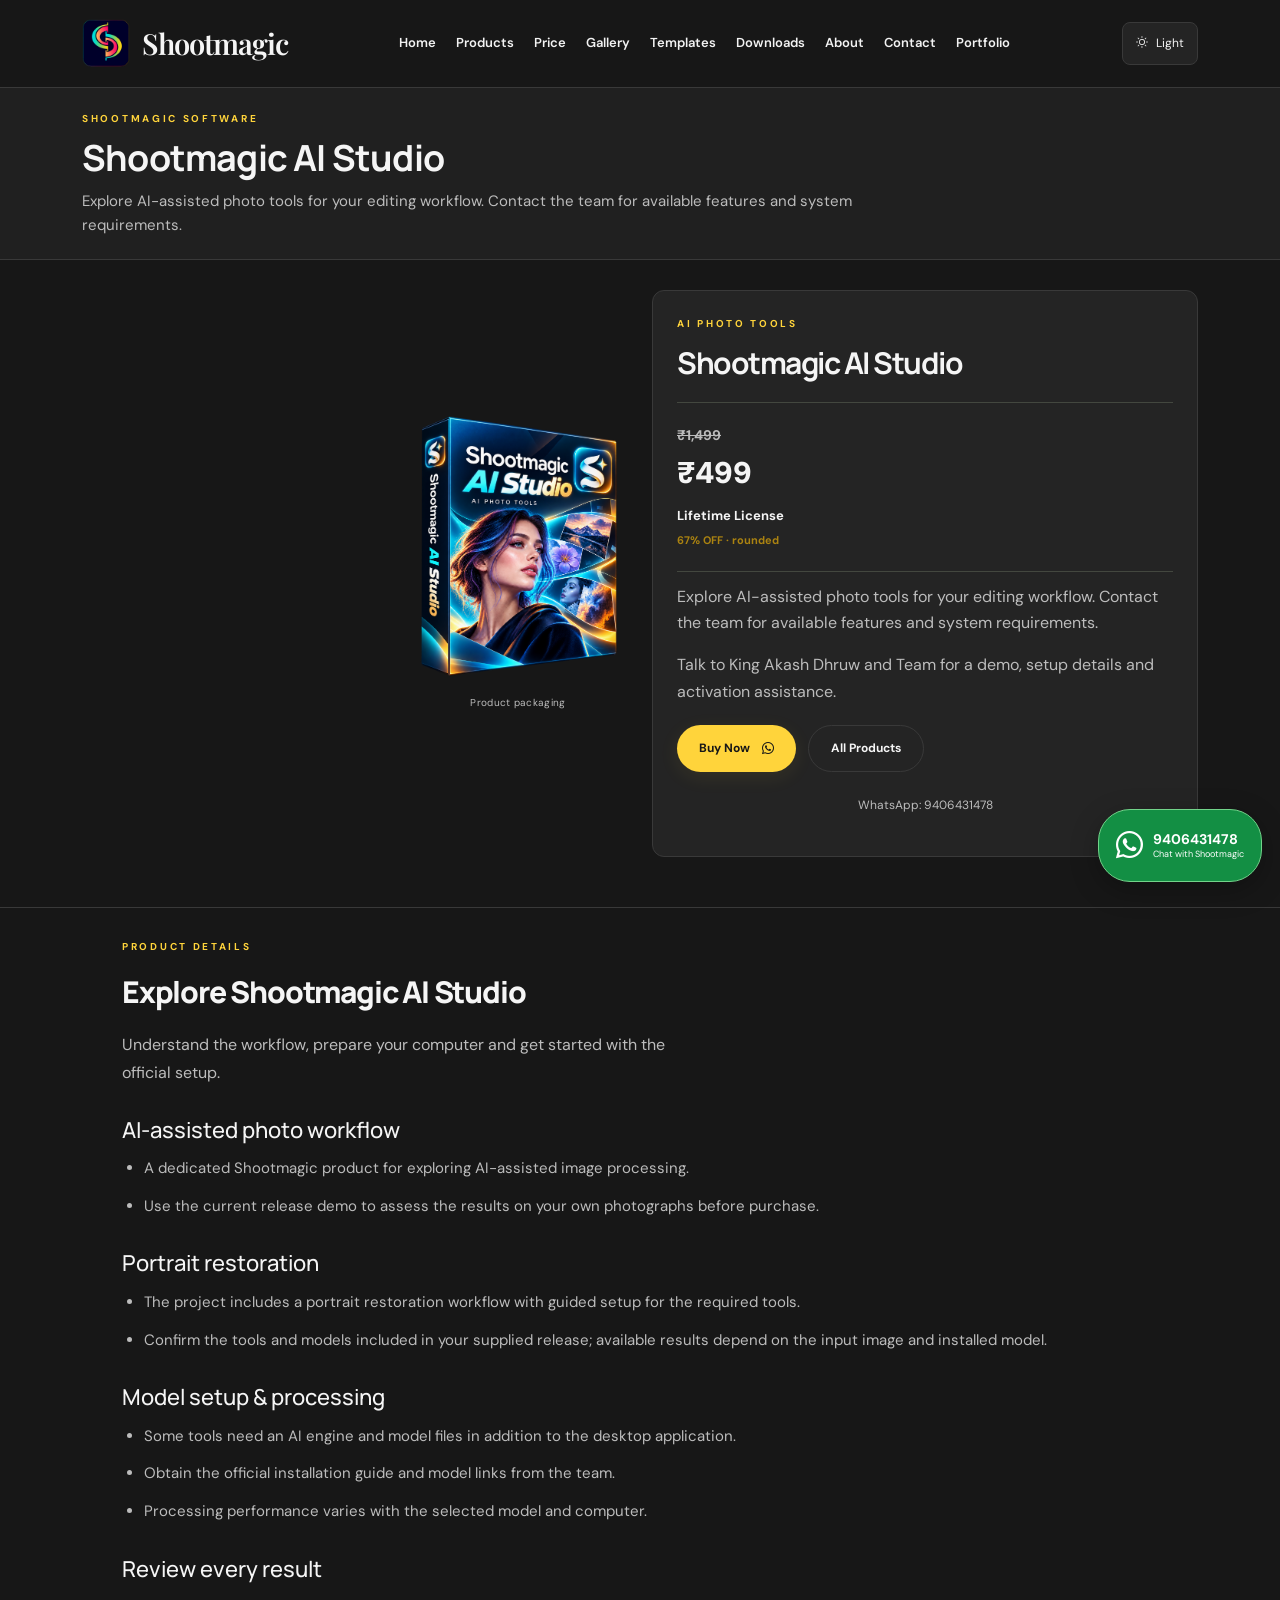
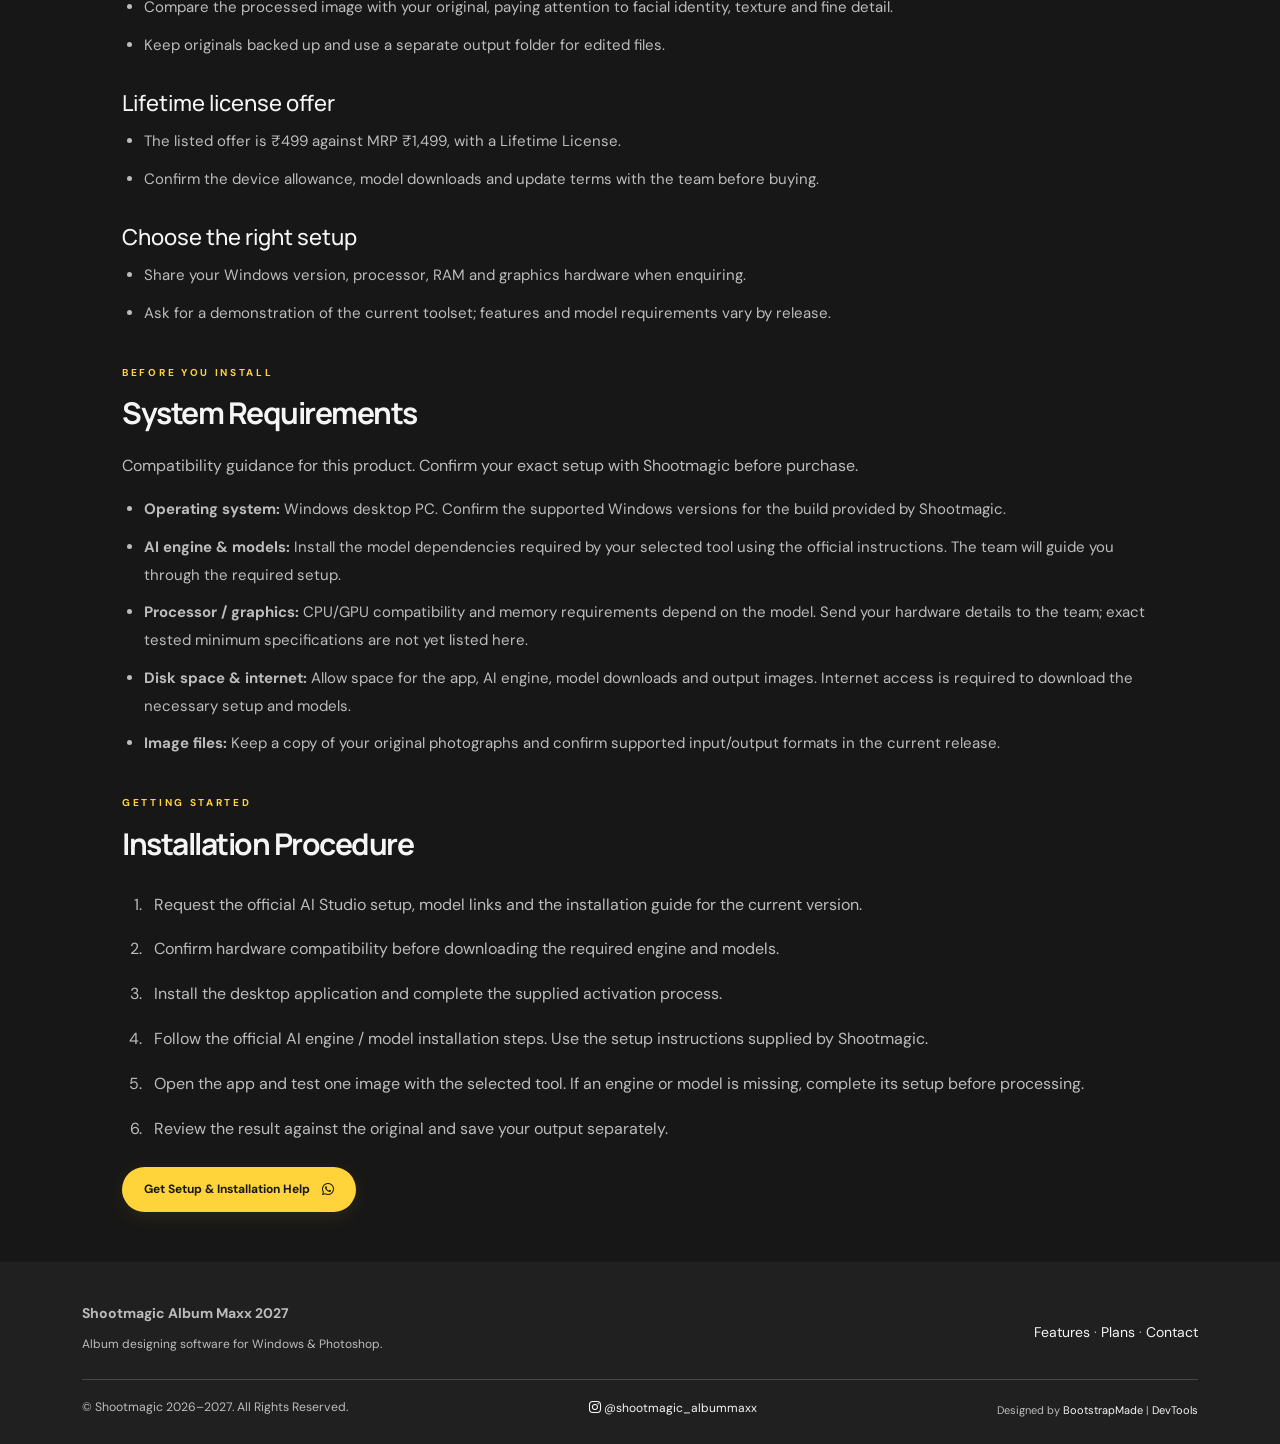
<file: ai-studio.html>
<!DOCTYPE html>
<html lang="en">

<head>
  <meta charset="utf-8">
  <meta content="width=device-width, initial-scale=1.0" name="viewport">
  <title>Shootmagic AI Studio | Shootmagic</title>
  <meta name="description" content="Shootmagic AI Studio — offer ₹499, MRP ₹1499. Explore AI photo tools and enquire on WhatsApp.">
  <meta name="keywords" content="">

  <!-- Favicons -->
  <link href="assets/img/shootmagic-logo.png" rel="icon">
  <link href="assets/img/shootmagic-logo.png" rel="apple-touch-icon">

  <!-- Fonts -->
  <link href="https://fonts.googleapis.com" rel="preconnect">
  <link href="https://fonts.gstatic.com" rel="preconnect" crossorigin>
  <link href="https://fonts.googleapis.com/css2?family=DM+Sans:wght@400;500;600;700&family=Manrope:wght@400;500;600;700;800&family=Playfair+Display:ital,wght@0,500;0,600;1,500;1,600&display=swap" rel="stylesheet">

  <!-- Vendor CSS Files -->
  <link href="assets/vendor/bootstrap/css/bootstrap.min.css" rel="stylesheet">
  <link href="assets/vendor/bootstrap-icons/bootstrap-icons.css" rel="stylesheet">
  <link href="assets/vendor/aos/aos.css" rel="stylesheet">
  <link href="assets/vendor/glightbox/css/glightbox.min.css" rel="stylesheet">
  <link href="assets/vendor/swiper/swiper-bundle.min.css" rel="stylesheet">

  <!-- Main CSS File -->
  <link href="assets/css/main.css" rel="stylesheet">
<link href="assets/css/shootmagic.css" rel="stylesheet">

  <!-- =======================================================
  * Template Name: Instant
  * Template URL: https://bootstrapmade.com/newtemplate-bootstrap-website-template/
  * Updated: Jul 07 2025 with Bootstrap v5.3.7
  * Author: BootstrapMade.com
  * License: https://bootstrapmade.com/license/
  ======================================================== -->
<script>try{document.documentElement.dataset.theme=localStorage.getItem("shootmagic-theme")||"dark"}catch(e){document.documentElement.dataset.theme="dark"}</script>
</head>

<body class="index-page" data-theme="dark">

  <header id="header" class="header d-flex align-items-center fixed-top"><div class="container position-relative d-flex align-items-center justify-content-between"><a href="index.html" class="logo d-flex align-items-center"><img class="brand-logo" src="assets/img/shootmagic-logo.png" width="48" height="48" alt="Shootmagic logo"><span class="brand-name">Shootmagic</span></a><nav id="navmenu" class="navmenu"><ul><li><a href="index.html">Home</a></li><li><a href="products.html">Products</a></li><li><a href="price.html">Price</a></li><li><a href="gallery.html">Gallery</a></li><li><a href="templates.html">Templates</a></li><li><a href="downloads.html">Downloads</a></li><li><a href="about.html">About</a></li><li><a href="contact.html">Contact</a></li><li><a href="portfolio.html">Portfolio</a></li></ul><i class="mobile-nav-toggle d-xl-none bi bi-list" aria-label="Toggle navigation" role="button" tabindex="0"></i></nav><button class="theme-toggle" type="button" aria-label="Switch color theme"><i class="bi bi-sun"></i><span>Light</span></button></div></header>

  <main class="main compact-page ai-studio-page"><section class="page-intro"><div class="container"><span class="eyebrow">SHOOTMAGIC SOFTWARE</span><h1>Shootmagic AI Studio</h1><p>Explore AI-assisted photo tools for your editing workflow. Contact the team for available features and system requirements.</p></div></section><section class="section"><div class="container"><div class="row align-items-center gy-5"><div class="col-lg-6"><figure class="detail-pack"><img src="assets/img/ai-studio-box-v13.png" alt="Shootmagic AI Studio software box"><figcaption>Product packaging</figcaption></figure></div><div class="col-lg-6"><div class="info-box"><span class="eyebrow">AI PHOTO TOOLS</span><h2>Shootmagic AI Studio</h2><div class="price-note"><del class="mrp">₹1,499</del><strong>₹499</strong><span class="offer-license">Lifetime License</span><small>67% OFF · rounded</small></div><p>Explore AI-assisted photo tools for your editing workflow. Contact the team for available features and system requirements.</p><p>Talk to King Akash Dhruw and Team for a demo, setup details and activation assistance.</p><div class="actions"><a class="button primary wa-link" href="contact.html" data-message="Hi, I want to buy Shootmagic AI Studio at ₹499. Please share setup, compatibility and activation details.">Buy Now <i class="bi bi-whatsapp"></i></a><a class="button outline" href="products.html">All Products</a></div><p class="pricing-footnote">WhatsApp: 9406431478</p></div></div></div></div></section><section class="section product-information"><div class="container"><div class="section-heading"><span class="eyebrow">PRODUCT DETAILS</span><h2>Explore Shootmagic AI Studio</h2><p>Understand the workflow, prepare your computer and get started with the official setup.</p></div><h3>AI-assisted photo workflow</h3><ul class="product-bullets"><li>A dedicated Shootmagic product for exploring AI-assisted image processing.</li><li>Use the current release demo to assess the results on your own photographs before purchase.</li></ul><h3>Portrait restoration</h3><ul class="product-bullets"><li>The project includes a portrait restoration workflow with guided setup for the required tools.</li><li>Confirm the tools and models included in your supplied release; available results depend on the input image and installed model.</li></ul><h3>Model setup & processing</h3><ul class="product-bullets"><li>Some tools need an AI engine and model files in addition to the desktop application.</li><li>Obtain the official installation guide and model links from the team.</li><li>Processing performance varies with the selected model and computer.</li></ul><h3>Review every result</h3><ul class="product-bullets"><li>Compare the processed image with your original, paying attention to facial identity, texture and fine detail.</li><li>Keep originals backed up and use a separate output folder for edited files.</li></ul><h3>Lifetime license offer</h3><ul class="product-bullets"><li>The listed offer is ₹499 against MRP ₹1,499, with a Lifetime License.</li><li>Confirm the device allowance, model downloads and update terms with the team before buying.</li></ul><h3>Choose the right setup</h3><ul class="product-bullets"><li>Share your Windows version, processor, RAM and graphics hardware when enquiring.</li><li>Ask for a demonstration of the current toolset; features and model requirements vary by release.</li></ul><div class="product-guide" id="system-requirements"><span class="eyebrow">BEFORE YOU INSTALL</span><h2>System Requirements</h2><p>Compatibility guidance for this product. Confirm your exact setup with Shootmagic before purchase.</p><ul class="product-bullets"><li><strong>Operating system:</strong> Windows desktop PC. Confirm the supported Windows versions for the build provided by Shootmagic.</li><li><strong>AI engine & models:</strong> Install the model dependencies required by your selected tool using the official instructions. The team will guide you through the required setup.</li><li><strong>Processor / graphics:</strong> CPU/GPU compatibility and memory requirements depend on the model. Send your hardware details to the team; exact tested minimum specifications are not yet listed here.</li><li><strong>Disk space & internet:</strong> Allow space for the app, AI engine, model downloads and output images. Internet access is required to download the necessary setup and models.</li><li><strong>Image files:</strong> Keep a copy of your original photographs and confirm supported input/output formats in the current release.</li></ul></div><div class="product-guide" id="installation"><span class="eyebrow">GETTING STARTED</span><h2>Installation Procedure</h2><ol class="installation-steps"><li>Request the official AI Studio setup, model links and the installation guide for the current version.</li><li>Confirm hardware compatibility before downloading the required engine and models.</li><li>Install the desktop application and complete the supplied activation process.</li><li>Follow the official AI engine / model installation steps. Use the setup instructions supplied by Shootmagic.</li><li>Open the app and test one image with the selected tool. If an engine or model is missing, complete its setup before processing.</li><li>Review the result against the original and save your output separately.</li></ol><a class="button primary wa-link" href="contact.html" data-message="Hi, please share the official setup and installation guide for Shootmagic AI Studio.">Get Setup & Installation Help <i class="bi bi-whatsapp"></i></a></div></div></section></main>

  <footer id="footer" class="footer light-background"><div class="container py-4"><div class="footer-row"><div><strong>Shootmagic Album Maxx 2027</strong><p>Album designing software for Windows & Photoshop.</p></div><div><a href="index.html#features">Features</a> · <a href="index.html#pricing">Plans</a> · <a href="contact.html">Contact</a></div></div><hr><div class="footer-row"><small>© Shootmagic 2026–2027. All Rights Reserved.</small><a href="https://www.instagram.com/shootmagic_albummaxx/" target="_blank" rel="noopener noreferrer"><i class="bi bi-instagram"></i> @shootmagic_albummaxx</a><div class="credits">Designed by <a href="https://bootstrapmade.com/">BootstrapMade</a> | <a href="https://bootstrapmade.com/tools/">DevTools</a></div></div></div></footer>

  <!-- Scroll Top -->
  <a href="#" id="scroll-top" class="scroll-top d-flex align-items-center justify-content-center"><i class="bi bi-arrow-up-short"></i></a>

  <!-- Vendor JS Files -->
  <script src="assets/vendor/bootstrap/js/bootstrap.bundle.min.js"></script>
  <script src="assets/vendor/php-email-form/validate.js"></script>
  <script src="assets/vendor/aos/aos.js"></script>
  <script src="assets/vendor/glightbox/js/glightbox.min.js"></script>
  <script src="assets/vendor/purecounter/purecounter_vanilla.js"></script>
  <script src="assets/vendor/typed.js/typed.umd.js"></script>
  <script src="assets/vendor/swiper/swiper-bundle.min.js"></script>

  <!-- Main JS File -->
  <script src="assets/js/main.js"></script>

<script src="assets/js/site-config.js"></script>
<script src="assets/js/shootmagic.js"></script>
<script src="assets/js/page-transitions.js"></script>
<script src="assets/js/video-config.js"></script>
<script src="assets/js/videos.js"></script>
<script src="assets/js/slides.js"></script><script src="assets/js/refinements.js"></script><dialog id="image-lightbox" class="image-lightbox" aria-label="Full screen image preview"><button type="button" class="lightbox-close" aria-label="Close full screen preview"><i class="bi bi-x-lg"></i></button><img id="lightbox-image" alt=""><button type="button" class="lightbox-prev" aria-label="Previous preview"><i class="bi bi-chevron-left"></i></button><button type="button" class="lightbox-next" aria-label="Next preview"><i class="bi bi-chevron-right"></i></button><p id="lightbox-caption"></p></dialog><script src="assets/js/lightbox.js"></script><a class="floating-contact" href="https://wa.me/919406431478?text=Hi%2C%20please%20share%20Shootmagic%20Album%20Maxx%202027%20details." target="_blank" rel="noopener noreferrer"><i class="bi bi-whatsapp"></i><span>9406431478<small>Chat with Shootmagic</small></span></a></body>

</html>
</file>
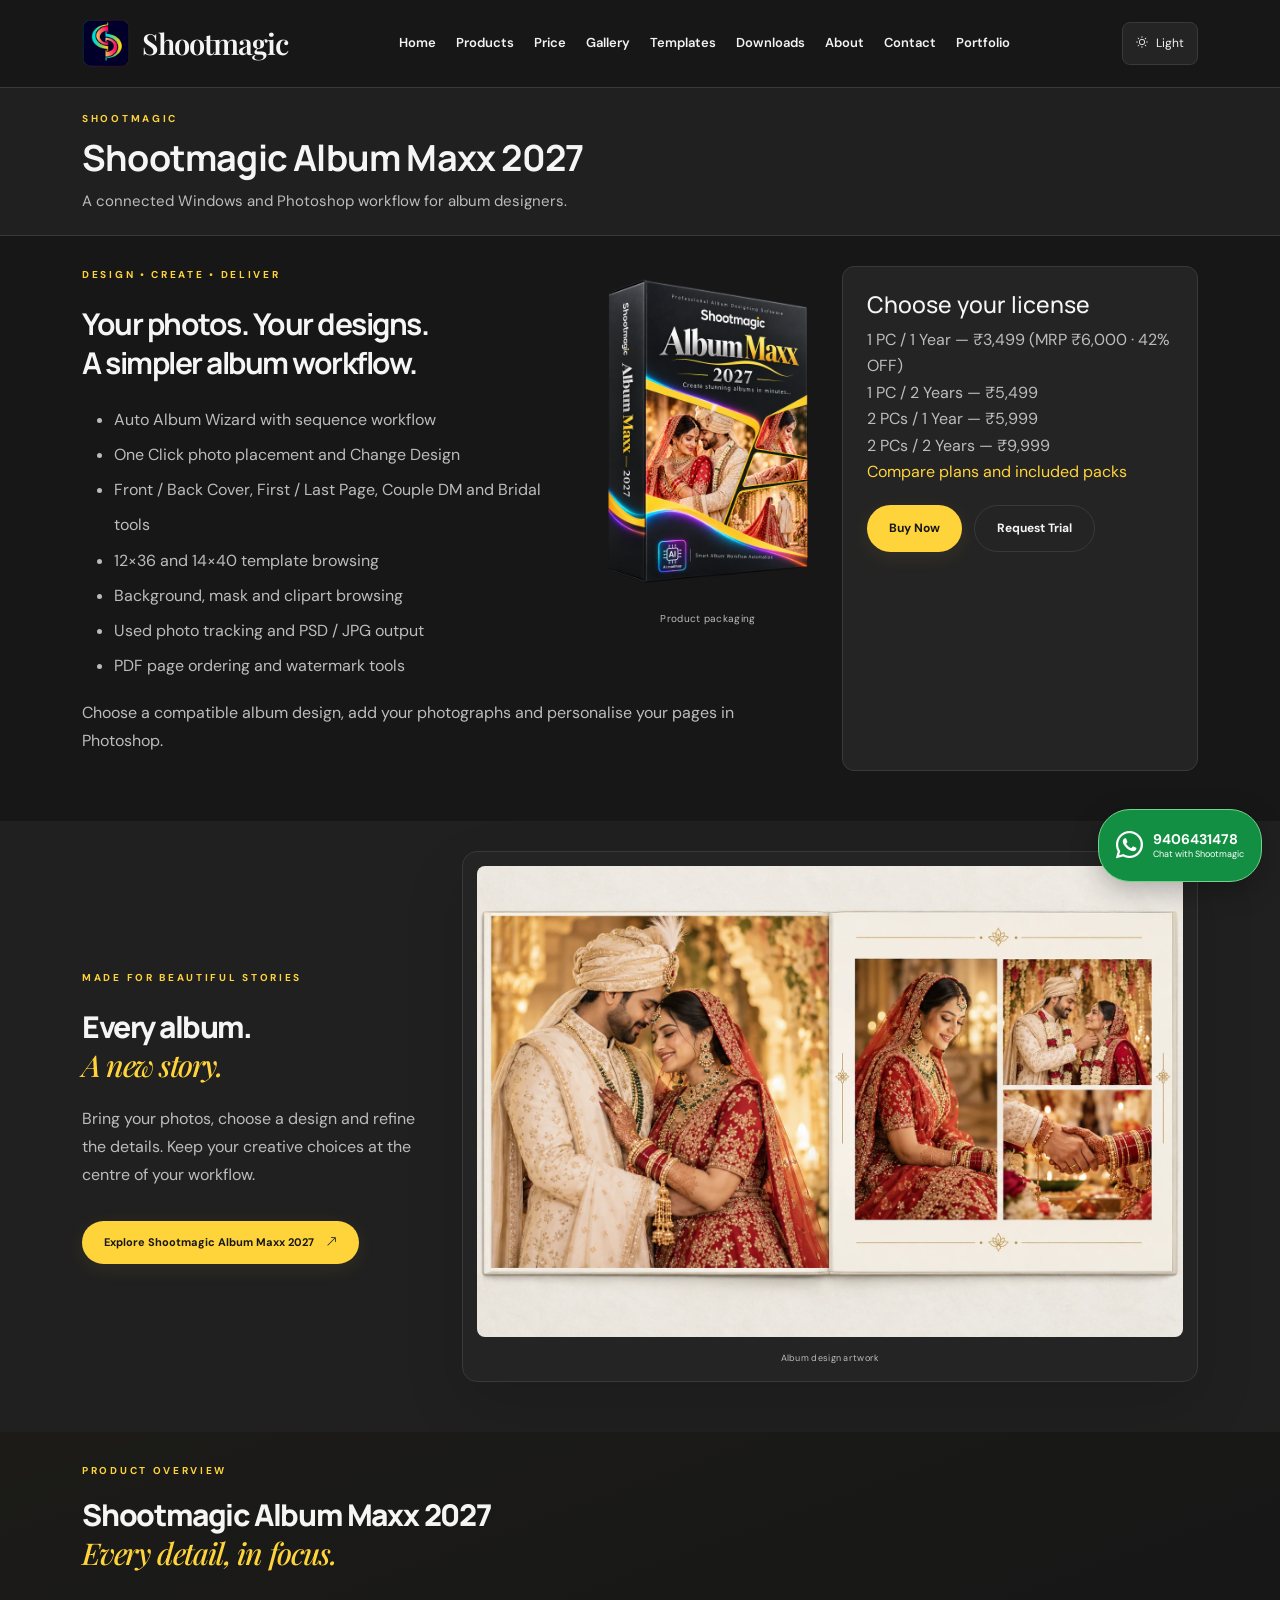
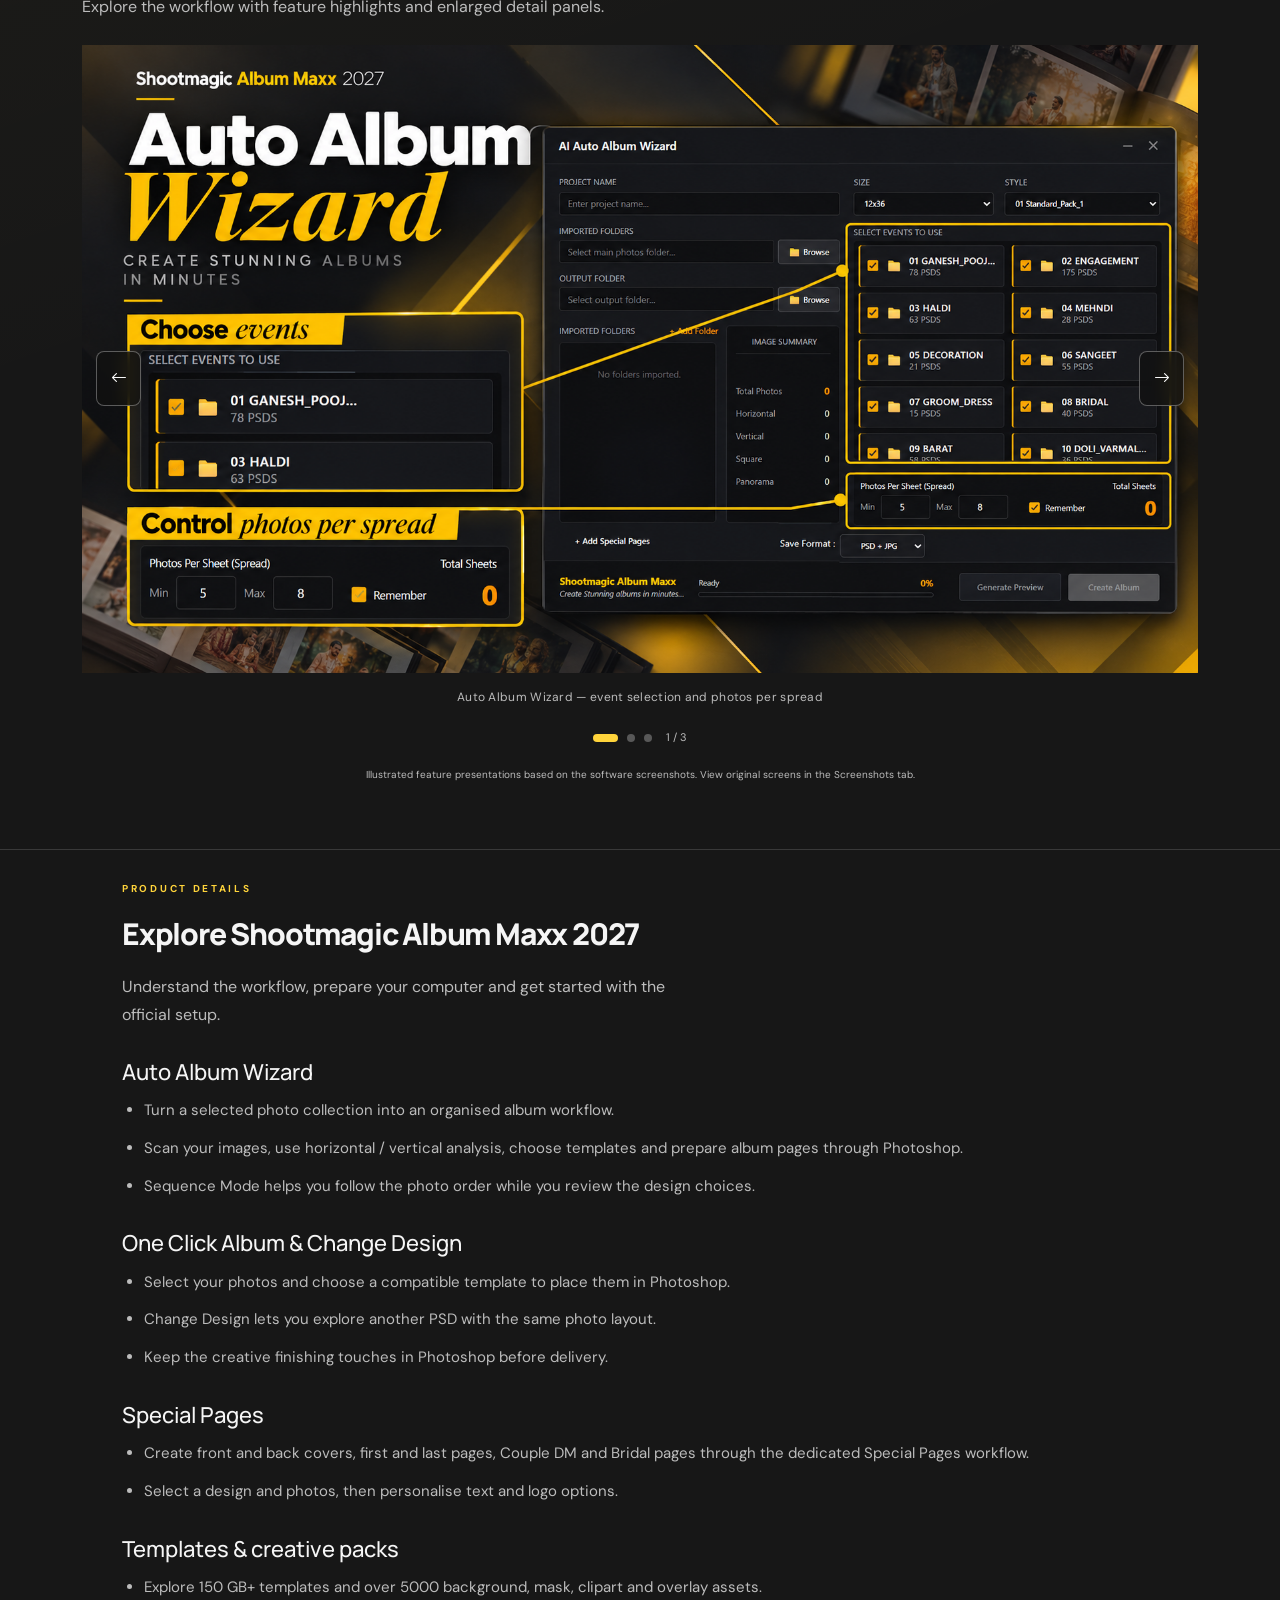
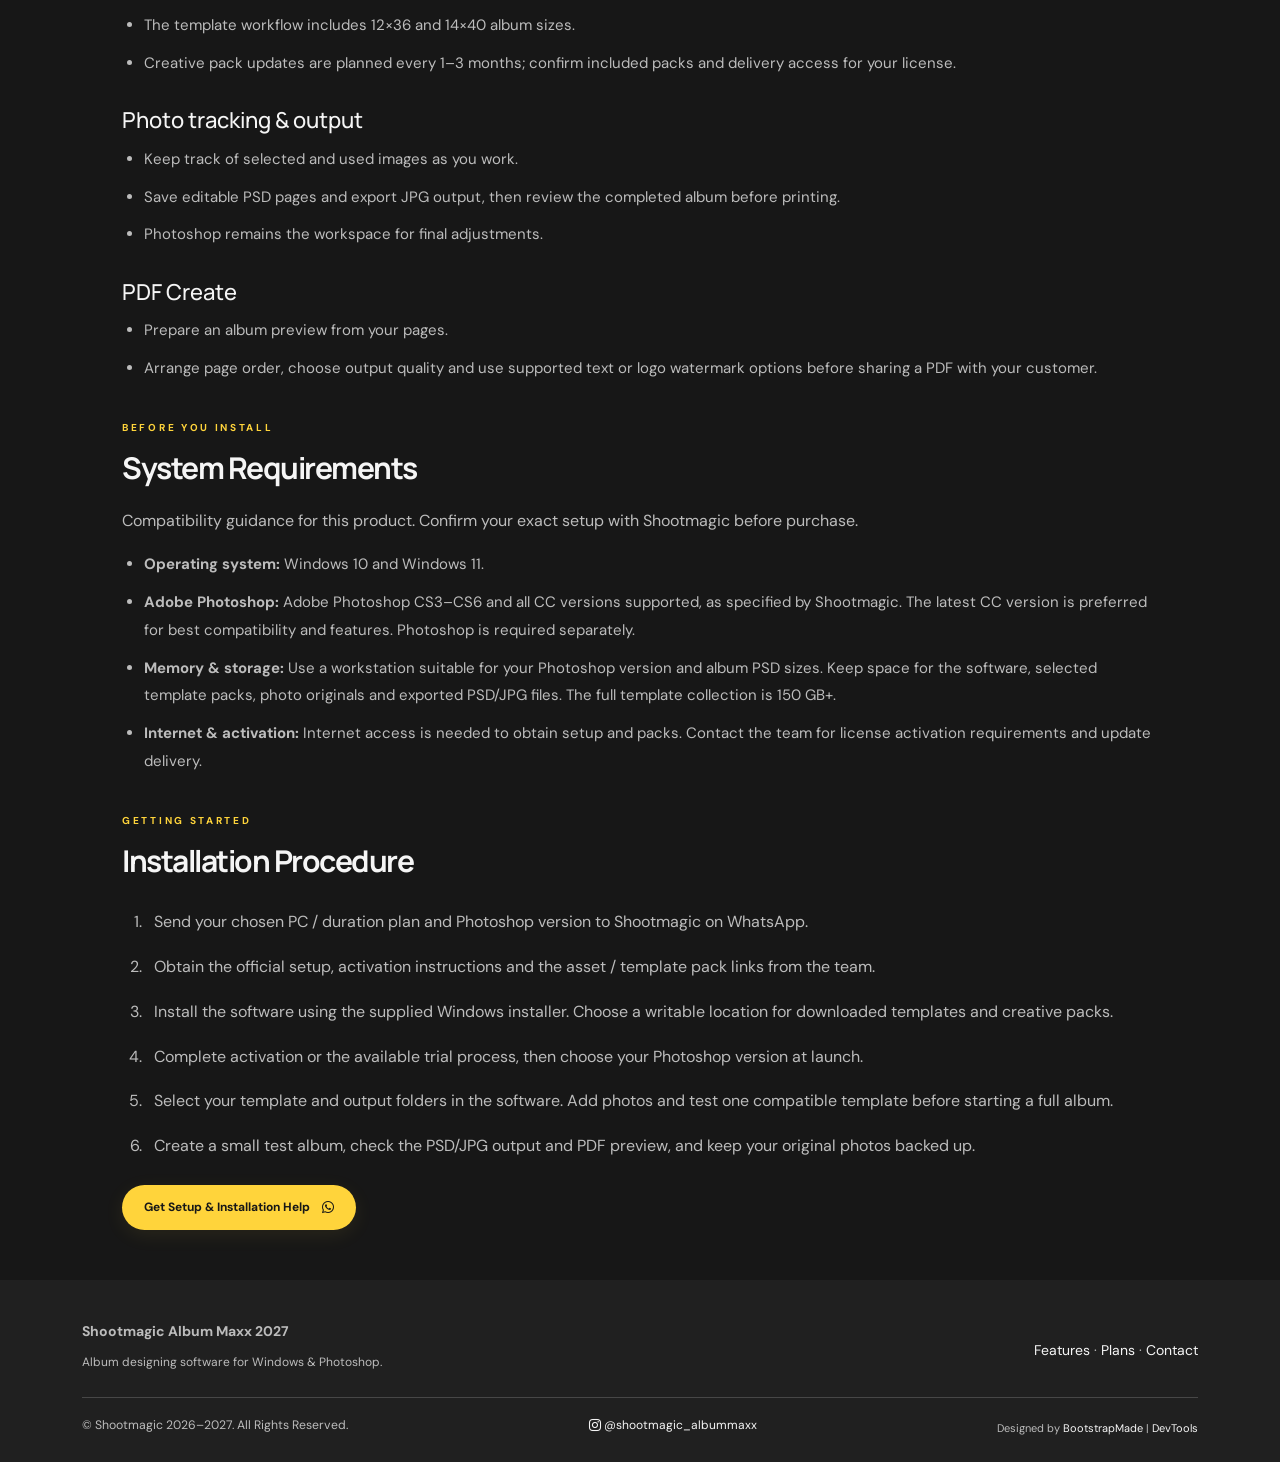
<file: album-maxx.html>
<!DOCTYPE html>
<html lang="en">

<head>
  <meta charset="utf-8">
  <meta content="width=device-width, initial-scale=1.0" name="viewport">
  <title>Shootmagic Album Maxx 2027 | Shootmagic</title>
  <meta name="description" content="A connected Windows and Photoshop workflow for album designers.">
  <meta name="keywords" content="">

  <!-- Favicons -->
  <link href="assets/img/shootmagic-logo.png" rel="icon">
  <link href="assets/img/shootmagic-logo.png" rel="apple-touch-icon">

  <!-- Fonts -->
  <link href="https://fonts.googleapis.com" rel="preconnect">
  <link href="https://fonts.gstatic.com" rel="preconnect" crossorigin>
  <link href="https://fonts.googleapis.com/css2?family=DM+Sans:wght@400;500;600;700&family=Manrope:wght@400;500;600;700;800&family=Playfair+Display:ital,wght@0,500;0,600;1,500;1,600&display=swap" rel="stylesheet">

  <!-- Vendor CSS Files -->
  <link href="assets/vendor/bootstrap/css/bootstrap.min.css" rel="stylesheet">
  <link href="assets/vendor/bootstrap-icons/bootstrap-icons.css" rel="stylesheet">
  <link href="assets/vendor/aos/aos.css" rel="stylesheet">
  <link href="assets/vendor/glightbox/css/glightbox.min.css" rel="stylesheet">
  <link href="assets/vendor/swiper/swiper-bundle.min.css" rel="stylesheet">

  <!-- Main CSS File -->
  <link href="assets/css/main.css" rel="stylesheet">
<link href="assets/css/shootmagic.css" rel="stylesheet">

  <!-- =======================================================
  * Template Name: Instant
  * Template URL: https://bootstrapmade.com/newtemplate-bootstrap-website-template/
  * Updated: Jul 07 2025 with Bootstrap v5.3.7
  * Author: BootstrapMade.com
  * License: https://bootstrapmade.com/license/
  ======================================================== -->
<script>try{document.documentElement.dataset.theme=localStorage.getItem("shootmagic-theme")||"dark"}catch(e){document.documentElement.dataset.theme="dark"}</script>
</head>

<body class="index-page" data-theme="dark">

  <header id="header" class="header d-flex align-items-center fixed-top"><div class="container position-relative d-flex align-items-center justify-content-between"><a href="index.html" class="logo d-flex align-items-center"><img class="brand-logo" src="assets/img/shootmagic-logo.png" width="48" height="48" alt="Shootmagic logo"><span class="brand-name">Shootmagic</span></a><nav id="navmenu" class="navmenu"><ul><li><a href="index.html">Home</a></li><li><a href="products.html">Products</a></li><li><a href="price.html">Price</a></li><li><a href="gallery.html">Gallery</a></li><li><a href="templates.html">Templates</a></li><li><a href="downloads.html">Downloads</a></li><li><a href="about.html">About</a></li><li><a href="contact.html">Contact</a></li><li><a href="portfolio.html">Portfolio</a></li></ul><i class="mobile-nav-toggle d-xl-none bi bi-list" aria-label="Toggle navigation" role="button" tabindex="0"></i></nav><button class="theme-toggle" type="button" aria-label="Switch color theme"><i class="bi bi-sun"></i><span>Light</span></button></div></header>

  <main class="main compact-page album-maxx-page"><section class="page-intro"><div class="container"><span class="eyebrow">SHOOTMAGIC</span><h1>Shootmagic Album Maxx 2027</h1><p>A connected Windows and Photoshop workflow for album designers.</p></div></section><section class="section"><div class="container"><div class="row gy-4"><div class="col-lg-8"><figure class="detail-pack"><img src="assets/img/shootmagic-balanced-box-v9.png" width="1024" height="1536" alt="Shootmagic Album Maxx 2027 software packaging"><figcaption>Product packaging</figcaption></figure><span class="eyebrow">DESIGN • CREATE • DELIVER</span><h2>Your photos. Your designs.<br>A simpler album workflow.</h2><ul class="detail-list"><li>Auto Album Wizard with sequence workflow</li><li>One Click photo placement and Change Design</li><li>Front / Back Cover, First / Last Page, Couple DM and Bridal tools</li><li>12×36 and 14×40 template browsing</li><li>Background, mask and clipart browsing</li><li>Used photo tracking and PSD / JPG output</li><li>PDF page ordering and watermark tools</li></ul><p>Choose a compatible album design, add your photographs and personalise your pages in Photoshop.</p></div><div class="col-lg-4"><div class="info-box"><h3>Choose your license</h3><p>1 PC / 1 Year — ₹3,499 (MRP ₹6,000 · 42% OFF)<br>1 PC / 2 Years — ₹5,499<br>2 PCs / 1 Year — ₹5,999<br>2 PCs / 2 Years — ₹9,999<br><a href="index.html#pricing">Compare plans and included packs</a></p><div class="actions"><a class="button primary wa-link" href="contact.html" data-message="Hi, I want to purchase Shootmagic Album Maxx 2027. Please share price and activation details.">Buy Now</a><a class="button outline wa-link" href="contact.html" data-message="Hi, please share a trial of Shootmagic Album Maxx 2027.">Request Trial</a></div></div></div></div></div></section><section class="section showcase-section"><div class="container"><div class="row align-items-center gy-5"><div class="col-lg-4"><span class="eyebrow">MADE FOR BEAUTIFUL STORIES</span><h2>Every album.<br><em>A new story.</em></h2><p>Bring your photos, choose a design and refine the details. Keep your creative choices at the centre of your workflow.</p><a href="album-maxx.html" class="button primary">Explore Shootmagic Album Maxx 2027 <i class="bi bi-arrow-up-right"></i></a></div><div class="col-lg-8"><figure class="album-showcase"><img src="assets/img/wedding-album-demo.webp" width="1536" height="1024" loading="lazy" alt="Illustrative Indian wedding album spread with couple and bridal portraits"><figcaption>Album design artwork</figcaption></figure></div></div></div></section><section class="section overview-section"><div class="container"><div class="section-heading"><span class="eyebrow">PRODUCT OVERVIEW</span><h2>Shootmagic Album Maxx 2027<br><em>Every detail, in focus.</em></h2><p>Explore the workflow with feature highlights and enlarged detail panels.</p></div><div class="direct-slider" tabindex="0" role="region" aria-roledescription="carousel" aria-label="Shootmagic Album Maxx 2027 feature overview"><div class="slide-viewport"><div class="slide-track"><figure class="direct-slide" aria-label="1 of 3"><img src="assets/img/feature-slide-1.png" alt="Auto Album Wizard — event selection and photos per spread" loading="lazy"><figcaption>Auto Album Wizard — event selection and photos per spread</figcaption></figure><figure class="direct-slide" aria-label="2 of 3"><img src="assets/img/feature-slide-2.png" alt="Special Pages — design selection and text / logo personalization" loading="lazy"><figcaption>Special Pages — design selection and text / logo personalization</figcaption></figure><figure class="direct-slide" aria-label="3 of 3"><img src="assets/img/feature-slide-3.png" alt="Create PDF — quality and watermark options" loading="lazy"><figcaption>Create PDF — quality and watermark options</figcaption></figure></div></div><div class="slide-controls"><button type="button" class="slide-prev" aria-label="Previous slide"><i class="bi bi-arrow-left"></i></button><div class="slide-dots"><button type="button" class="slide-dot" aria-label="Go to slide 1" data-index="0"></button><button type="button" class="slide-dot" aria-label="Go to slide 2" data-index="1"></button><button type="button" class="slide-dot" aria-label="Go to slide 3" data-index="2"></button></div><button type="button" class="slide-next" aria-label="Next slide"><i class="bi bi-arrow-right"></i></button><span class="slide-count" aria-live="polite"></span></div></div><p class="slide-note">Illustrated feature presentations based on the software screenshots. View original screens in the Screenshots tab.</p></div></section><section class="section product-information"><div class="container"><div class="section-heading"><span class="eyebrow">PRODUCT DETAILS</span><h2>Explore Shootmagic Album Maxx 2027</h2><p>Understand the workflow, prepare your computer and get started with the official setup.</p></div><h3>Auto Album Wizard</h3><ul class="product-bullets"><li>Turn a selected photo collection into an organised album workflow.</li><li>Scan your images, use horizontal / vertical analysis, choose templates and prepare album pages through Photoshop.</li><li>Sequence Mode helps you follow the photo order while you review the design choices.</li></ul><h3>One Click Album & Change Design</h3><ul class="product-bullets"><li>Select your photos and choose a compatible template to place them in Photoshop.</li><li>Change Design lets you explore another PSD with the same photo layout.</li><li>Keep the creative finishing touches in Photoshop before delivery.</li></ul><h3>Special Pages</h3><ul class="product-bullets"><li>Create front and back covers, first and last pages, Couple DM and Bridal pages through the dedicated Special Pages workflow.</li><li>Select a design and photos, then personalise text and logo options.</li></ul><h3>Templates & creative packs</h3><ul class="product-bullets"><li>Explore 150 GB+ templates and over 5000 background, mask, clipart and overlay assets.</li><li>The template workflow includes 12×36 and 14×40 album sizes.</li><li>Creative pack updates are planned every 1–3 months; confirm included packs and delivery access for your license.</li></ul><h3>Photo tracking & output</h3><ul class="product-bullets"><li>Keep track of selected and used images as you work.</li><li>Save editable PSD pages and export JPG output, then review the completed album before printing.</li><li>Photoshop remains the workspace for final adjustments.</li></ul><h3>PDF Create</h3><ul class="product-bullets"><li>Prepare an album preview from your pages.</li><li>Arrange page order, choose output quality and use supported text or logo watermark options before sharing a PDF with your customer.</li></ul><div class="product-guide" id="system-requirements"><span class="eyebrow">BEFORE YOU INSTALL</span><h2>System Requirements</h2><p>Compatibility guidance for this product. Confirm your exact setup with Shootmagic before purchase.</p><ul class="product-bullets"><li><strong>Operating system:</strong> Windows 10 and Windows 11.</li><li><strong>Adobe Photoshop:</strong> Adobe Photoshop CS3–CS6 and all CC versions supported, as specified by Shootmagic. The latest CC version is preferred for best compatibility and features. Photoshop is required separately.</li><li><strong>Memory & storage:</strong> Use a workstation suitable for your Photoshop version and album PSD sizes. Keep space for the software, selected template packs, photo originals and exported PSD/JPG files. The full template collection is 150 GB+.</li><li><strong>Internet & activation:</strong> Internet access is needed to obtain setup and packs. Contact the team for license activation requirements and update delivery.</li></ul></div><div class="product-guide" id="installation"><span class="eyebrow">GETTING STARTED</span><h2>Installation Procedure</h2><ol class="installation-steps"><li>Send your chosen PC / duration plan and Photoshop version to Shootmagic on WhatsApp.</li><li>Obtain the official setup, activation instructions and the asset / template pack links from the team.</li><li>Install the software using the supplied Windows installer. Choose a writable location for downloaded templates and creative packs.</li><li>Complete activation or the available trial process, then choose your Photoshop version at launch.</li><li>Select your template and output folders in the software. Add photos and test one compatible template before starting a full album.</li><li>Create a small test album, check the PSD/JPG output and PDF preview, and keep your original photos backed up.</li></ol><a class="button primary wa-link" href="contact.html" data-message="Hi, please share the official setup and installation guide for Shootmagic Album Maxx 2027.">Get Setup & Installation Help <i class="bi bi-whatsapp"></i></a></div></div></section></main>

  <footer id="footer" class="footer light-background"><div class="container py-4"><div class="footer-row"><div><strong>Shootmagic Album Maxx 2027</strong><p>Album designing software for Windows & Photoshop.</p></div><div><a href="index.html#features">Features</a> · <a href="index.html#pricing">Plans</a> · <a href="contact.html">Contact</a></div></div><hr><div class="footer-row"><small>© Shootmagic 2026–2027. All Rights Reserved.</small><a href="https://www.instagram.com/shootmagic_albummaxx/" target="_blank" rel="noopener noreferrer"><i class="bi bi-instagram"></i> @shootmagic_albummaxx</a><div class="credits">Designed by <a href="https://bootstrapmade.com/">BootstrapMade</a> | <a href="https://bootstrapmade.com/tools/">DevTools</a></div></div></div></footer>

  <!-- Scroll Top -->
  <a href="#" id="scroll-top" class="scroll-top d-flex align-items-center justify-content-center"><i class="bi bi-arrow-up-short"></i></a>

  <!-- Vendor JS Files -->
  <script src="assets/vendor/bootstrap/js/bootstrap.bundle.min.js"></script>
  <script src="assets/vendor/php-email-form/validate.js"></script>
  <script src="assets/vendor/aos/aos.js"></script>
  <script src="assets/vendor/glightbox/js/glightbox.min.js"></script>
  <script src="assets/vendor/purecounter/purecounter_vanilla.js"></script>
  <script src="assets/vendor/typed.js/typed.umd.js"></script>
  <script src="assets/vendor/swiper/swiper-bundle.min.js"></script>

  <!-- Main JS File -->
  <script src="assets/js/main.js"></script>

<script src="assets/js/site-config.js"></script>
<script src="assets/js/shootmagic.js"></script>
<script src="assets/js/page-transitions.js"></script>
<script src="assets/js/video-config.js"></script>
<script src="assets/js/videos.js"></script>
<script src="assets/js/slides.js"></script><script src="assets/js/refinements.js"></script><dialog id="image-lightbox" class="image-lightbox" aria-label="Full screen image preview"><button type="button" class="lightbox-close" aria-label="Close full screen preview"><i class="bi bi-x-lg"></i></button><img id="lightbox-image" alt=""><button type="button" class="lightbox-prev" aria-label="Previous preview"><i class="bi bi-chevron-left"></i></button><button type="button" class="lightbox-next" aria-label="Next preview"><i class="bi bi-chevron-right"></i></button><p id="lightbox-caption"></p></dialog><script src="assets/js/lightbox.js"></script><a class="floating-contact" href="https://wa.me/919406431478?text=Hi%2C%20please%20share%20Shootmagic%20Album%20Maxx%202027%20details." target="_blank" rel="noopener noreferrer"><i class="bi bi-whatsapp"></i><span>9406431478<small>Chat with Shootmagic</small></span></a></body>

</html>
</file>
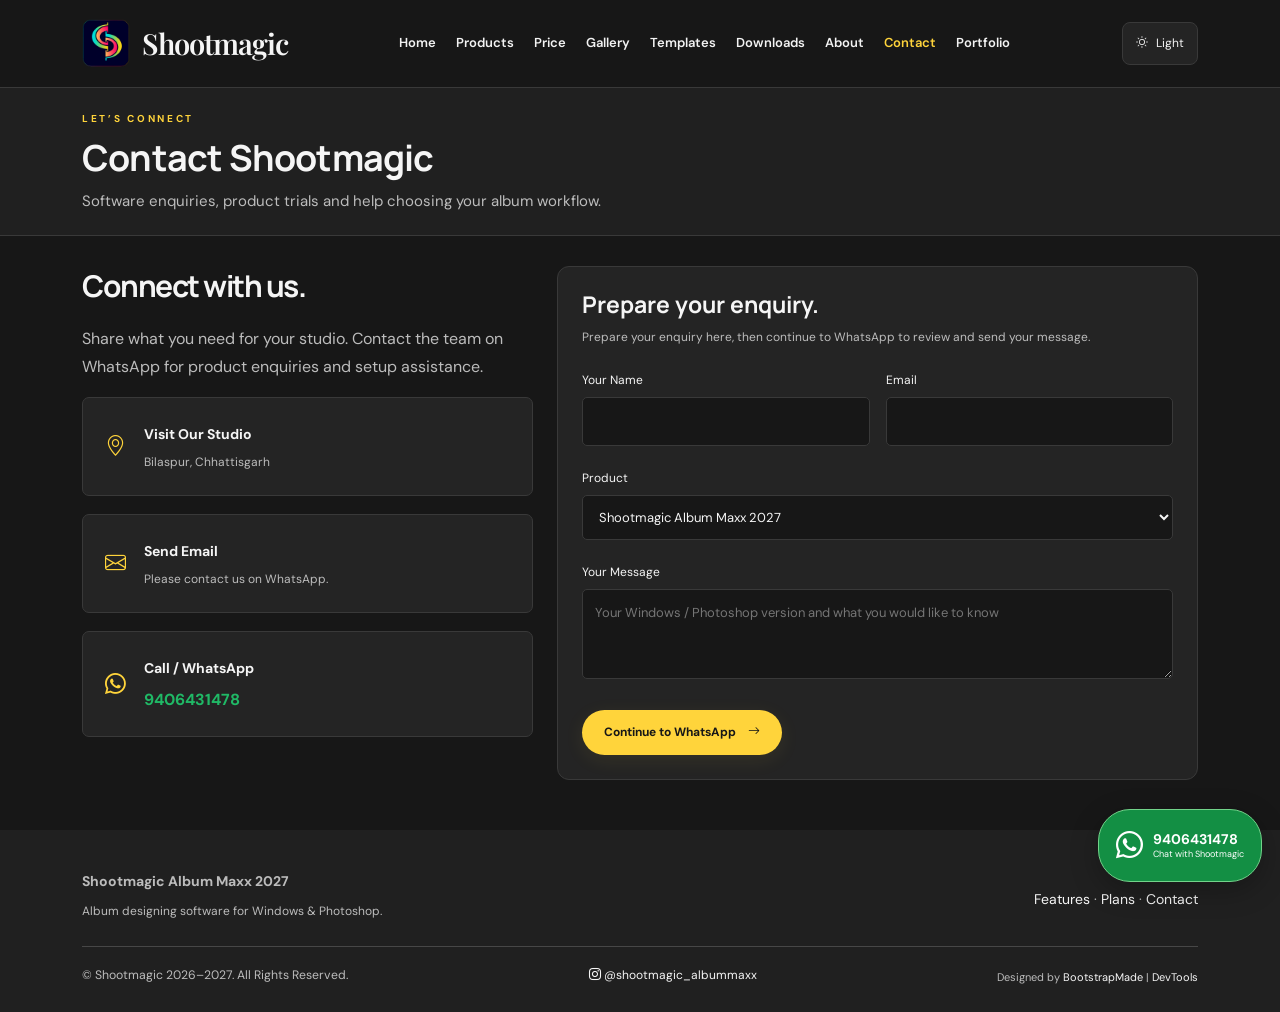
<file: contact.html>
<!DOCTYPE html>
<html lang="en">

<head>
  <meta charset="utf-8">
  <meta content="width=device-width, initial-scale=1.0" name="viewport">
  <title>Contact Shootmagic | Shootmagic</title>
  <meta name="description" content="For software enquiries, trials, product information and support.">
  <meta name="keywords" content="">

  <!-- Favicons -->
  <link href="assets/img/shootmagic-logo.png" rel="icon">
  <link href="assets/img/shootmagic-logo.png" rel="apple-touch-icon">

  <!-- Fonts -->
  <link href="https://fonts.googleapis.com" rel="preconnect">
  <link href="https://fonts.gstatic.com" rel="preconnect" crossorigin>
  <link href="https://fonts.googleapis.com/css2?family=DM+Sans:wght@400;500;600;700&family=Manrope:wght@400;500;600;700;800&family=Playfair+Display:ital,wght@0,500;0,600;1,500;1,600&display=swap" rel="stylesheet">

  <!-- Vendor CSS Files -->
  <link href="assets/vendor/bootstrap/css/bootstrap.min.css" rel="stylesheet">
  <link href="assets/vendor/bootstrap-icons/bootstrap-icons.css" rel="stylesheet">
  <link href="assets/vendor/aos/aos.css" rel="stylesheet">
  <link href="assets/vendor/glightbox/css/glightbox.min.css" rel="stylesheet">
  <link href="assets/vendor/swiper/swiper-bundle.min.css" rel="stylesheet">

  <!-- Main CSS File -->
  <link href="assets/css/main.css" rel="stylesheet">
<link href="assets/css/shootmagic.css" rel="stylesheet">

  <!-- =======================================================
  * Template Name: Instant
  * Template URL: https://bootstrapmade.com/newtemplate-bootstrap-website-template/
  * Updated: Jul 07 2025 with Bootstrap v5.3.7
  * Author: BootstrapMade.com
  * License: https://bootstrapmade.com/license/
  ======================================================== -->
<script>try{document.documentElement.dataset.theme=localStorage.getItem("shootmagic-theme")||"dark"}catch(e){document.documentElement.dataset.theme="dark"}</script>
</head>

<body class="index-page" data-theme="dark">

  <header id="header" class="header d-flex align-items-center fixed-top"><div class="container position-relative d-flex align-items-center justify-content-between"><a href="index.html" class="logo d-flex align-items-center"><img class="brand-logo" src="assets/img/shootmagic-logo.png" width="48" height="48" alt="Shootmagic logo"><span class="brand-name">Shootmagic</span></a><nav id="navmenu" class="navmenu"><ul><li><a href="index.html">Home</a></li><li><a href="products.html">Products</a></li><li><a href="price.html">Price</a></li><li><a href="gallery.html">Gallery</a></li><li><a href="templates.html">Templates</a></li><li><a href="downloads.html">Downloads</a></li><li><a href="about.html">About</a></li><li><a href="contact.html" aria-current="page">Contact</a></li><li><a href="portfolio.html">Portfolio</a></li></ul><i class="mobile-nav-toggle d-xl-none bi bi-list" aria-label="Toggle navigation" role="button" tabindex="0"></i></nav><button class="theme-toggle" type="button" aria-label="Switch color theme"><i class="bi bi-sun"></i><span>Light</span></button></div></header>

  <main class="main compact-page contact-page"><section class="page-intro"><div class="container"><span class="eyebrow">LET’S CONNECT</span><h1>Contact Shootmagic</h1><p>Software enquiries, product trials and help choosing your album workflow.</p></div></section><section class="section"><div class="container"><div class="row gy-5"><div class="col-lg-5"><h2>Connect with us.</h2><p>Share what you need for your studio. Contact the team on WhatsApp for product enquiries and setup assistance.</p><div class="contact-method"><i class="bi bi-geo-alt"></i><div><strong>Visit Our Studio</strong><p>Bilaspur, Chhattisgarh</p></div></div><div class="contact-method"><i class="bi bi-envelope"></i><div><strong>Send Email</strong><p>Please contact us on WhatsApp.</p></div></div><div class="contact-method"><i class="bi bi-whatsapp"></i><div><strong>Call / WhatsApp</strong><p><a class="contact-whatsapp" href="https://wa.me/919406431478?text=Hi%2C%20I%20am%20interested%20in%20Shootmagic%20Album%20Maxx%202027." target="_blank" rel="noopener">9406431478</a></p></div></div></div><div class="col-lg-7"><form class="demo-contact-form"><h3>Prepare your enquiry.</h3><p>Prepare your enquiry here, then continue to WhatsApp to review and send your message.</p><div class="row g-3"><div class="col-md-6"><label for="enquiry-name">Your Name</label><input id="enquiry-name" name="name" autocomplete="name" required></div><div class="col-md-6"><label for="enquiry-email">Email</label><input id="enquiry-email" name="email" type="email" autocomplete="email" required></div><div class="col-12"><label for="enquiry-product">Product</label><select id="enquiry-product" name="product"><option>Shootmagic Album Maxx 2027</option><option>Shootmagic PDF Converter</option><option>Shootmagic AI Studio</option></select></div><div class="col-12"><label for="enquiry-message">Your Message</label><textarea id="enquiry-message" name="message" rows="5" required placeholder="Your Windows / Photoshop version and what you would like to know"></textarea></div></div><button type="submit" class="button primary">Continue to WhatsApp <i class="bi bi-arrow-right"></i></button><output id="enquiry-preview" aria-live="polite"></output></form></div></div></div></section></main>

  <footer id="footer" class="footer light-background"><div class="container py-4"><div class="footer-row"><div><strong>Shootmagic Album Maxx 2027</strong><p>Album designing software for Windows & Photoshop.</p></div><div><a href="index.html#features">Features</a> · <a href="index.html#pricing">Plans</a> · <a href="contact.html" aria-current="page">Contact</a></div></div><hr><div class="footer-row"><small>© Shootmagic 2026–2027. All Rights Reserved.</small><a href="https://www.instagram.com/shootmagic_albummaxx/" target="_blank" rel="noopener noreferrer"><i class="bi bi-instagram"></i> @shootmagic_albummaxx</a><div class="credits">Designed by <a href="https://bootstrapmade.com/">BootstrapMade</a> | <a href="https://bootstrapmade.com/tools/">DevTools</a></div></div></div></footer>

  <!-- Scroll Top -->
  <a href="#" id="scroll-top" class="scroll-top d-flex align-items-center justify-content-center"><i class="bi bi-arrow-up-short"></i></a>

  <!-- Vendor JS Files -->
  <script src="assets/vendor/bootstrap/js/bootstrap.bundle.min.js"></script>
  <script src="assets/vendor/php-email-form/validate.js"></script>
  <script src="assets/vendor/aos/aos.js"></script>
  <script src="assets/vendor/glightbox/js/glightbox.min.js"></script>
  <script src="assets/vendor/purecounter/purecounter_vanilla.js"></script>
  <script src="assets/vendor/typed.js/typed.umd.js"></script>
  <script src="assets/vendor/swiper/swiper-bundle.min.js"></script>

  <!-- Main JS File -->
  <script src="assets/js/main.js"></script>

<script src="assets/js/site-config.js"></script>
<script src="assets/js/shootmagic.js"></script>
<script src="assets/js/page-transitions.js"></script>
<script src="assets/js/video-config.js"></script>
<script src="assets/js/videos.js"></script>
<script src="assets/js/slides.js"></script><script src="assets/js/refinements.js"></script><dialog id="image-lightbox" class="image-lightbox" aria-label="Full screen image preview"><button type="button" class="lightbox-close" aria-label="Close full screen preview"><i class="bi bi-x-lg"></i></button><img id="lightbox-image" alt=""><button type="button" class="lightbox-prev" aria-label="Previous preview"><i class="bi bi-chevron-left"></i></button><button type="button" class="lightbox-next" aria-label="Next preview"><i class="bi bi-chevron-right"></i></button><p id="lightbox-caption"></p></dialog><script src="assets/js/lightbox.js"></script><a class="floating-contact" href="https://wa.me/919406431478?text=Hi%2C%20please%20share%20Shootmagic%20Album%20Maxx%202027%20details." target="_blank" rel="noopener noreferrer"><i class="bi bi-whatsapp"></i><span>9406431478<small>Chat with Shootmagic</small></span></a></body>

</html>
</file>
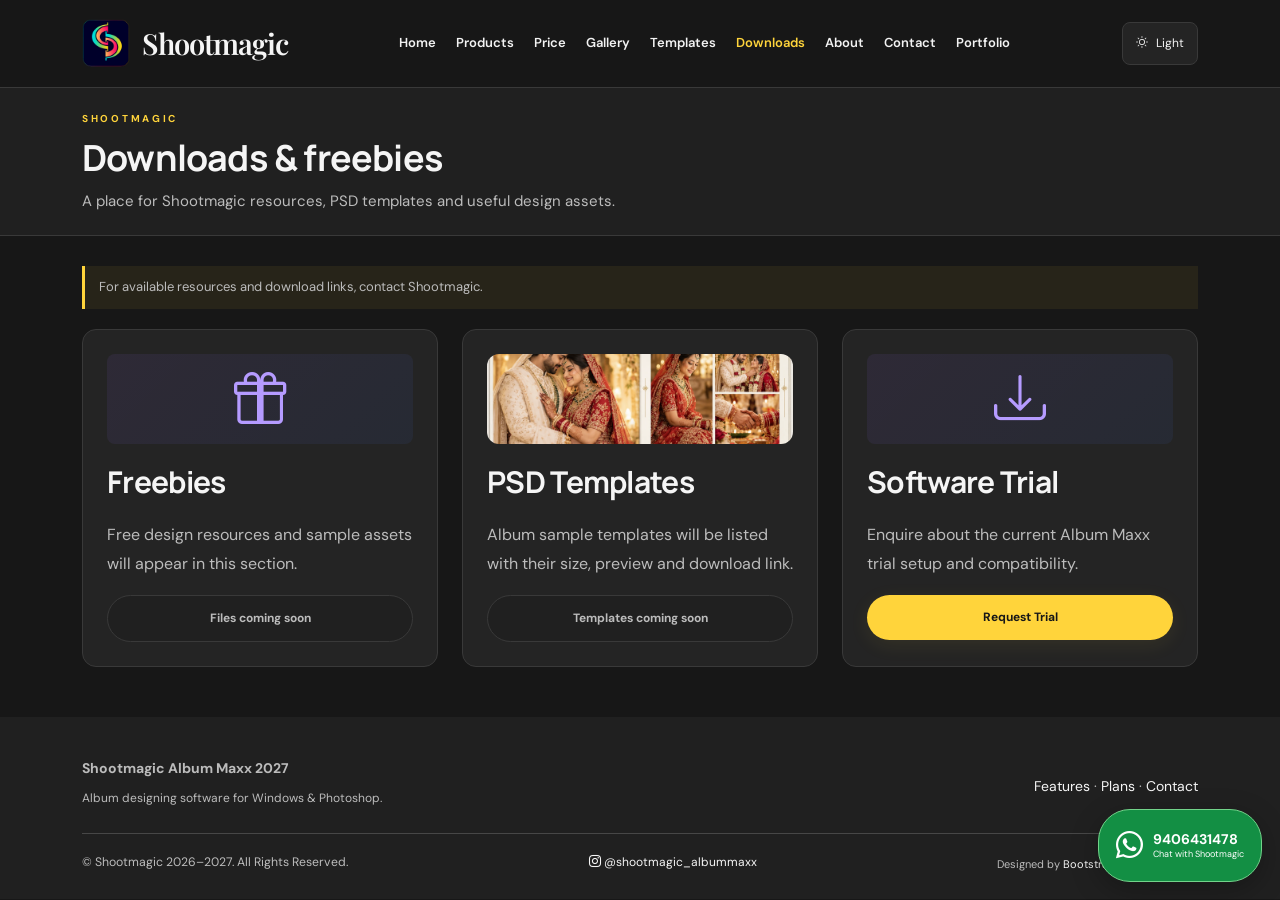
<file: downloads.html>
<!DOCTYPE html>
<html lang="en">

<head>
  <meta charset="utf-8">
  <meta content="width=device-width, initial-scale=1.0" name="viewport">
  <title>Downloads & freebies | Shootmagic</title>
  <meta name="description" content="A place for Shootmagic resources, PSD templates and useful design assets.">
  <meta name="keywords" content="">

  <!-- Favicons -->
  <link href="assets/img/shootmagic-logo.png" rel="icon">
  <link href="assets/img/shootmagic-logo.png" rel="apple-touch-icon">

  <!-- Fonts -->
  <link href="https://fonts.googleapis.com" rel="preconnect">
  <link href="https://fonts.gstatic.com" rel="preconnect" crossorigin>
  <link href="https://fonts.googleapis.com/css2?family=DM+Sans:wght@400;500;600;700&family=Manrope:wght@400;500;600;700;800&family=Playfair+Display:ital,wght@0,500;0,600;1,500;1,600&display=swap" rel="stylesheet">

  <!-- Vendor CSS Files -->
  <link href="assets/vendor/bootstrap/css/bootstrap.min.css" rel="stylesheet">
  <link href="assets/vendor/bootstrap-icons/bootstrap-icons.css" rel="stylesheet">
  <link href="assets/vendor/aos/aos.css" rel="stylesheet">
  <link href="assets/vendor/glightbox/css/glightbox.min.css" rel="stylesheet">
  <link href="assets/vendor/swiper/swiper-bundle.min.css" rel="stylesheet">

  <!-- Main CSS File -->
  <link href="assets/css/main.css" rel="stylesheet">
<link href="assets/css/shootmagic.css" rel="stylesheet">

  <!-- =======================================================
  * Template Name: Instant
  * Template URL: https://bootstrapmade.com/newtemplate-bootstrap-website-template/
  * Updated: Jul 07 2025 with Bootstrap v5.3.7
  * Author: BootstrapMade.com
  * License: https://bootstrapmade.com/license/
  ======================================================== -->
<script>try{document.documentElement.dataset.theme=localStorage.getItem("shootmagic-theme")||"dark"}catch(e){document.documentElement.dataset.theme="dark"}</script>
</head>

<body class="index-page" data-theme="dark">

  <header id="header" class="header d-flex align-items-center fixed-top"><div class="container position-relative d-flex align-items-center justify-content-between"><a href="index.html" class="logo d-flex align-items-center"><img class="brand-logo" src="assets/img/shootmagic-logo.png" width="48" height="48" alt="Shootmagic logo"><span class="brand-name">Shootmagic</span></a><nav id="navmenu" class="navmenu"><ul><li><a href="index.html">Home</a></li><li><a href="products.html">Products</a></li><li><a href="price.html">Price</a></li><li><a href="gallery.html">Gallery</a></li><li><a href="templates.html">Templates</a></li><li><a href="downloads.html" aria-current="page">Downloads</a></li><li><a href="about.html">About</a></li><li><a href="contact.html">Contact</a></li><li><a href="portfolio.html">Portfolio</a></li></ul><i class="mobile-nav-toggle d-xl-none bi bi-list" aria-label="Toggle navigation" role="button" tabindex="0"></i></nav><button class="theme-toggle" type="button" aria-label="Switch color theme"><i class="bi bi-sun"></i><span>Light</span></button></div></header>

  <main class="main compact-page downloads-page"><section class="page-intro"><div class="container"><span class="eyebrow">SHOOTMAGIC</span><h1>Downloads & freebies</h1><p>A place for Shootmagic resources, PSD templates and useful design assets.</p></div></section><section class="section"><div class="container"><p class="demo-note">For available resources and download links, contact Shootmagic.</p><div class="row g-4"><div class="col-md-4"><article class="product-card"><div class="product-symbol"><i class="bi bi-gift"></i></div><h2>Freebies</h2><p>Free design resources and sample assets will appear in this section.</p><button class="button download-disabled" disabled>Files coming soon</button></article></div><div class="col-md-4"><article class="product-card"><div class="download-art"><img src="assets/img/wedding-album-demo.webp" width="1536" height="1024" loading="lazy" alt="Illustrative demo wedding album design"></div><h2>PSD Templates</h2><p>Album sample templates will be listed with their size, preview and download link.</p><button class="button download-disabled" disabled>Templates coming soon</button></article></div><div class="col-md-4"><article class="product-card"><div class="product-symbol"><i class="bi bi-download"></i></div><h2>Software Trial</h2><p>Enquire about the current Album Maxx trial setup and compatibility.</p><a class="button primary wa-link" href="contact.html" data-message="Hi, please share the Album Maxx trial setup and its limits.">Request Trial</a></article></div></div></div></section></main>

  <footer id="footer" class="footer light-background"><div class="container py-4"><div class="footer-row"><div><strong>Shootmagic Album Maxx 2027</strong><p>Album designing software for Windows & Photoshop.</p></div><div><a href="index.html#features">Features</a> · <a href="index.html#pricing">Plans</a> · <a href="contact.html">Contact</a></div></div><hr><div class="footer-row"><small>© Shootmagic 2026–2027. All Rights Reserved.</small><a href="https://www.instagram.com/shootmagic_albummaxx/" target="_blank" rel="noopener noreferrer"><i class="bi bi-instagram"></i> @shootmagic_albummaxx</a><div class="credits">Designed by <a href="https://bootstrapmade.com/">BootstrapMade</a> | <a href="https://bootstrapmade.com/tools/">DevTools</a></div></div></div></footer>

  <!-- Scroll Top -->
  <a href="#" id="scroll-top" class="scroll-top d-flex align-items-center justify-content-center"><i class="bi bi-arrow-up-short"></i></a>

  <!-- Vendor JS Files -->
  <script src="assets/vendor/bootstrap/js/bootstrap.bundle.min.js"></script>
  <script src="assets/vendor/php-email-form/validate.js"></script>
  <script src="assets/vendor/aos/aos.js"></script>
  <script src="assets/vendor/glightbox/js/glightbox.min.js"></script>
  <script src="assets/vendor/purecounter/purecounter_vanilla.js"></script>
  <script src="assets/vendor/typed.js/typed.umd.js"></script>
  <script src="assets/vendor/swiper/swiper-bundle.min.js"></script>

  <!-- Main JS File -->
  <script src="assets/js/main.js"></script>

<script src="assets/js/site-config.js"></script>
<script src="assets/js/shootmagic.js"></script>
<script src="assets/js/page-transitions.js"></script>
<script src="assets/js/video-config.js"></script>
<script src="assets/js/videos.js"></script>
<script src="assets/js/slides.js"></script><script src="assets/js/refinements.js"></script><dialog id="image-lightbox" class="image-lightbox" aria-label="Full screen image preview"><button type="button" class="lightbox-close" aria-label="Close full screen preview"><i class="bi bi-x-lg"></i></button><img id="lightbox-image" alt=""><button type="button" class="lightbox-prev" aria-label="Previous preview"><i class="bi bi-chevron-left"></i></button><button type="button" class="lightbox-next" aria-label="Next preview"><i class="bi bi-chevron-right"></i></button><p id="lightbox-caption"></p></dialog><script src="assets/js/lightbox.js"></script><a class="floating-contact" href="https://wa.me/919406431478?text=Hi%2C%20please%20share%20Shootmagic%20Album%20Maxx%202027%20details." target="_blank" rel="noopener noreferrer"><i class="bi bi-whatsapp"></i><span>9406431478<small>Chat with Shootmagic</small></span></a></body>

</html>
</file>
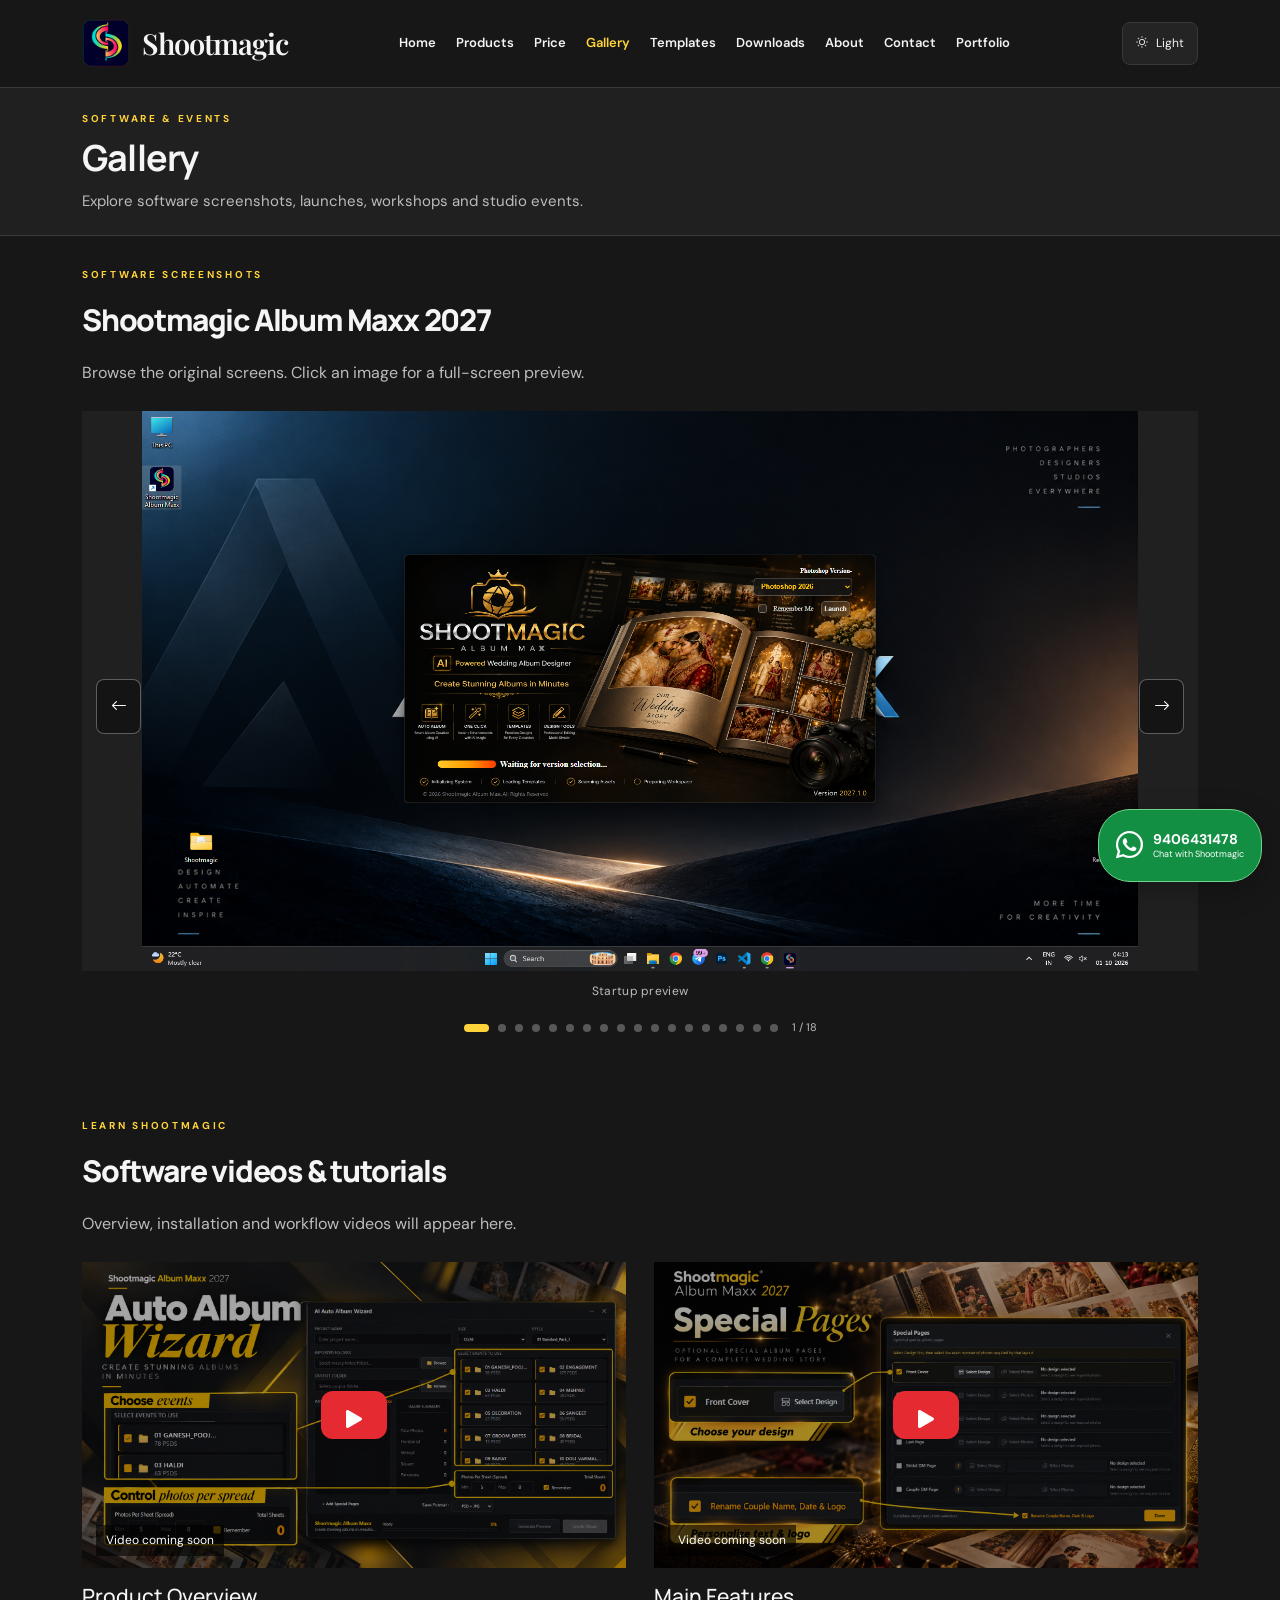
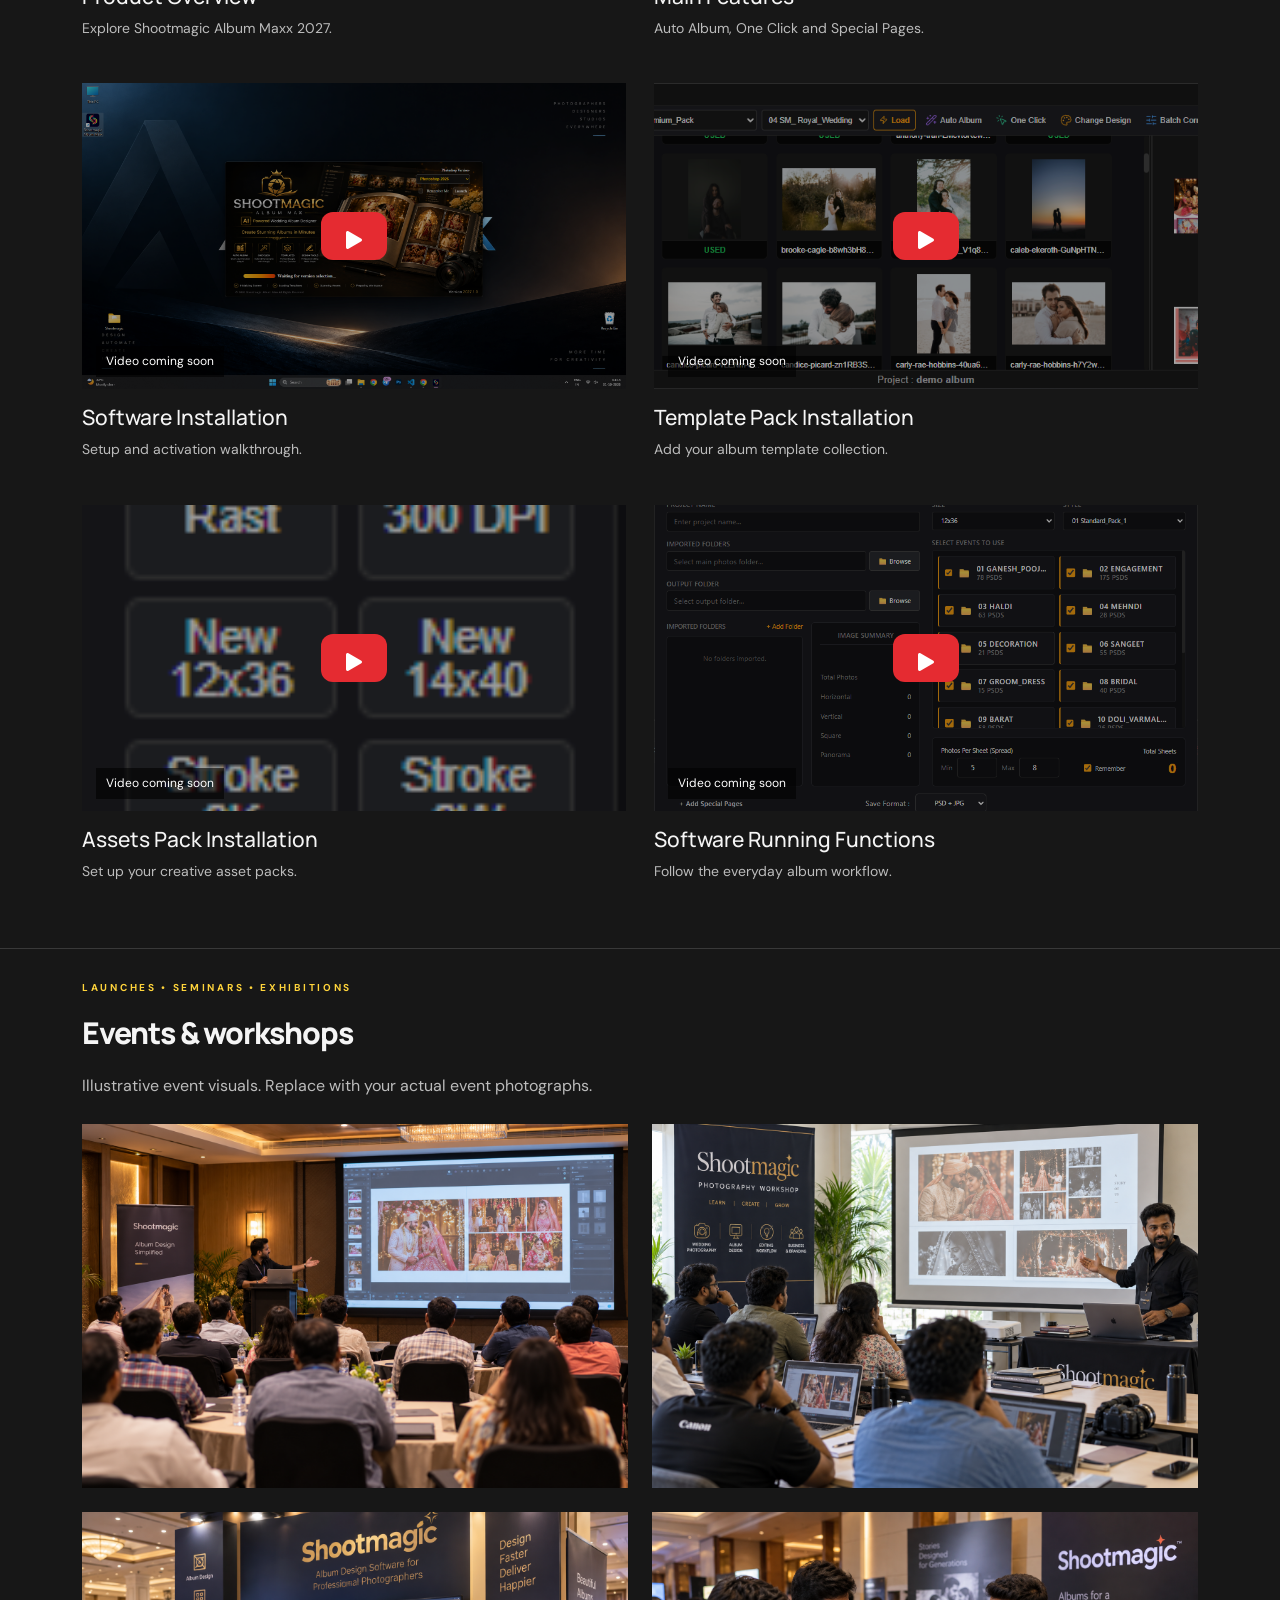
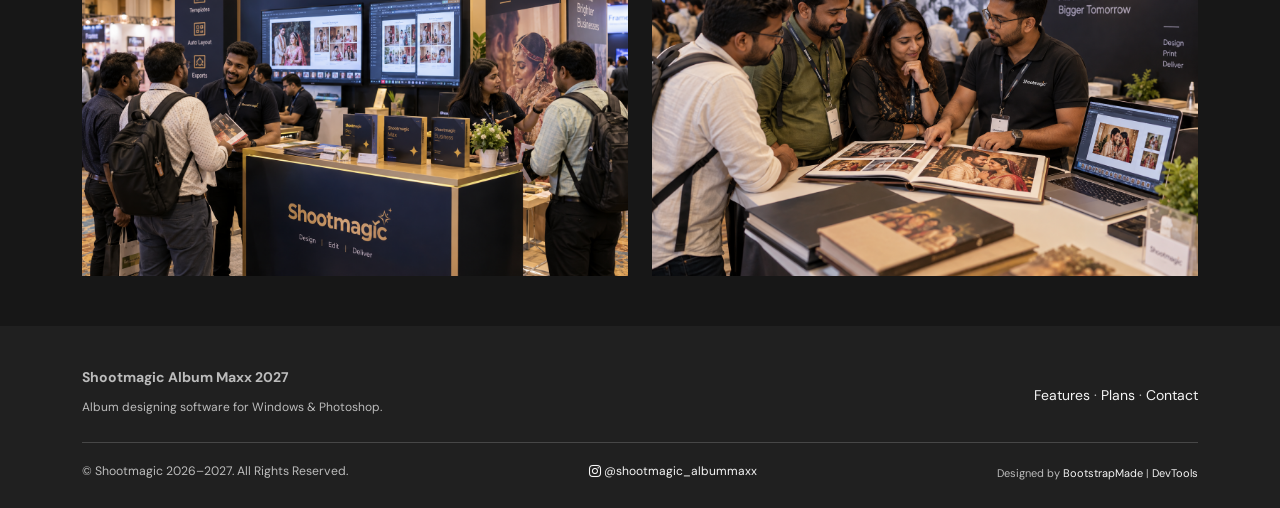
<file: gallery.html>
<!DOCTYPE html>
<html lang="en">

<head>
  <meta charset="utf-8">
  <meta content="width=device-width, initial-scale=1.0" name="viewport">
  <title>Gallery | Shootmagic</title>
  <meta name="description" content="Explore 18 original screenshots of Shootmagic Album Maxx 2027, including Auto Album, Special Pages and PDF tools.">
  <meta name="keywords" content="">

  <!-- Favicons -->
  <link href="assets/img/shootmagic-logo.png" rel="icon">
  <link href="assets/img/shootmagic-logo.png" rel="apple-touch-icon">

  <!-- Fonts -->
  <link href="https://fonts.googleapis.com" rel="preconnect">
  <link href="https://fonts.gstatic.com" rel="preconnect" crossorigin>
  <link href="https://fonts.googleapis.com/css2?family=DM+Sans:wght@400;500;600;700&family=Manrope:wght@400;500;600;700;800&family=Playfair+Display:ital,wght@0,500;0,600;1,500;1,600&display=swap" rel="stylesheet">

  <!-- Vendor CSS Files -->
  <link href="assets/vendor/bootstrap/css/bootstrap.min.css" rel="stylesheet">
  <link href="assets/vendor/bootstrap-icons/bootstrap-icons.css" rel="stylesheet">
  <link href="assets/vendor/aos/aos.css" rel="stylesheet">
  <link href="assets/vendor/glightbox/css/glightbox.min.css" rel="stylesheet">
  <link href="assets/vendor/swiper/swiper-bundle.min.css" rel="stylesheet">

  <!-- Main CSS File -->
  <link href="assets/css/main.css" rel="stylesheet">
<link href="assets/css/shootmagic.css" rel="stylesheet">

  <!-- =======================================================
  * Template Name: Instant
  * Template URL: https://bootstrapmade.com/newtemplate-bootstrap-website-template/
  * Updated: Jul 07 2025 with Bootstrap v5.3.7
  * Author: BootstrapMade.com
  * License: https://bootstrapmade.com/license/
  ======================================================== -->
<script>try{document.documentElement.dataset.theme=localStorage.getItem("shootmagic-theme")||"dark"}catch(e){document.documentElement.dataset.theme="dark"}</script>
</head>

<body class="index-page" data-theme="dark">

  <header id="header" class="header d-flex align-items-center fixed-top"><div class="container position-relative d-flex align-items-center justify-content-between"><a href="index.html" class="logo d-flex align-items-center"><img class="brand-logo" src="assets/img/shootmagic-logo.png" width="48" height="48" alt="Shootmagic logo"><span class="brand-name">Shootmagic</span></a><nav id="navmenu" class="navmenu"><ul><li><a href="index.html">Home</a></li><li><a href="products.html">Products</a></li><li><a href="price.html">Price</a></li><li><a href="gallery.html" aria-current="page">Gallery</a></li><li><a href="templates.html">Templates</a></li><li><a href="downloads.html">Downloads</a></li><li><a href="about.html">About</a></li><li><a href="contact.html">Contact</a></li><li><a href="portfolio.html">Portfolio</a></li></ul><i class="mobile-nav-toggle d-xl-none bi bi-list" aria-label="Toggle navigation" role="button" tabindex="0"></i></nav><button class="theme-toggle" type="button" aria-label="Switch color theme"><i class="bi bi-sun"></i><span>Light</span></button></div></header>

  <main class="main compact-page screenshots-page"><section class="page-intro"><div class="container"><span class="eyebrow">SOFTWARE & EVENTS</span><h1>Gallery</h1><p>Explore software screenshots, launches, workshops and studio events.</p></div></section><section class="section"><div class="container"><div class="section-heading"><span class="eyebrow">SOFTWARE SCREENSHOTS</span><h2>Shootmagic Album Maxx 2027</h2><p>Browse the original screens. Click an image for a full-screen preview.</p></div><div class="direct-slider" tabindex="0" role="region" aria-roledescription="carousel" aria-label="Original software screenshots"><div class="slide-viewport"><div class="slide-track"><figure class="direct-slide" aria-label="1 of 18"><img src="assets/img/screenshots/sm-01.png" alt="Startup preview" loading="lazy"><figcaption>Startup preview</figcaption></figure><figure class="direct-slide" aria-label="2 of 18"><img src="assets/img/screenshots/sm-02.png" alt="Photoshop and Album Maxx workspace" loading="lazy"><figcaption>Photoshop and Album Maxx workspace</figcaption></figure><figure class="direct-slide" aria-label="3 of 18"><img src="assets/img/screenshots/sm-03.png" alt="Photo and template browser" loading="lazy"><figcaption>Photo and template browser</figcaption></figure><figure class="direct-slide" aria-label="4 of 18"><img src="assets/img/screenshots/sm-04.png" alt="Album page in Photoshop" loading="lazy"><figcaption>Album page in Photoshop</figcaption></figure><figure class="direct-slide" aria-label="5 of 18"><img src="assets/img/screenshots/sm-05.png" alt="Quick tools panel" loading="lazy"><figcaption>Quick tools panel</figcaption></figure><figure class="direct-slide" aria-label="6 of 18"><img src="assets/img/screenshots/sm-06.png" alt="Photo light correction" loading="lazy"><figcaption>Photo light correction</figcaption></figure><figure class="direct-slide" aria-label="7 of 18"><img src="assets/img/screenshots/sm-07.png" alt="Photo color correction" loading="lazy"><figcaption>Photo color correction</figcaption></figure><figure class="direct-slide" aria-label="8 of 18"><img src="assets/img/screenshots/sm-08.png" alt="One Click touchup tools" loading="lazy"><figcaption>One Click touchup tools</figcaption></figure><figure class="direct-slide" aria-label="9 of 18"><img src="assets/img/screenshots/sm-09.png" alt="Auto Album Wizard" loading="lazy"><figcaption>Auto Album Wizard</figcaption></figure><figure class="direct-slide" aria-label="10 of 18"><img src="assets/img/screenshots/sm-10.png" alt="Special Pages options" loading="lazy"><figcaption>Special Pages options</figcaption></figure><figure class="direct-slide" aria-label="11 of 18"><img src="assets/img/screenshots/sm-11.png" alt="Special page design selection" loading="lazy"><figcaption>Special page design selection</figcaption></figure><figure class="direct-slide" aria-label="12 of 18"><img src="assets/img/screenshots/sm-12.png" alt="Special page design gallery — dark" loading="lazy"><figcaption>Special page design gallery — dark</figcaption></figure><figure class="direct-slide" aria-label="13 of 18"><img src="assets/img/screenshots/sm-13.png" alt="Special page design gallery — light" loading="lazy"><figcaption>Special page design gallery — light</figcaption></figure><figure class="direct-slide" aria-label="14 of 18"><img src="assets/img/screenshots/sm-14.png" alt="Album template gallery" loading="lazy"><figcaption>Album template gallery</figcaption></figure><figure class="direct-slide" aria-label="15 of 18"><img src="assets/img/screenshots/sm-15.png" alt="Template design selection" loading="lazy"><figcaption>Template design selection</figcaption></figure><figure class="direct-slide" aria-label="16 of 18"><img src="assets/img/screenshots/sm-16.png" alt="Album design picker" loading="lazy"><figcaption>Album design picker</figcaption></figure><figure class="direct-slide" aria-label="17 of 18"><img src="assets/img/screenshots/sm-17.png" alt="Batch Light Correction" loading="lazy"><figcaption>Batch Light Correction</figcaption></figure><figure class="direct-slide" aria-label="18 of 18"><img src="assets/img/screenshots/sm-18.png" alt="Create Compressed PDF" loading="lazy"><figcaption>Create Compressed PDF</figcaption></figure></div></div><div class="slide-controls"><button type="button" class="slide-prev" aria-label="Previous slide"><i class="bi bi-arrow-left"></i></button><div class="slide-dots"><button type="button" class="slide-dot" aria-label="Go to slide 1" data-index="0"></button><button type="button" class="slide-dot" aria-label="Go to slide 2" data-index="1"></button><button type="button" class="slide-dot" aria-label="Go to slide 3" data-index="2"></button><button type="button" class="slide-dot" aria-label="Go to slide 4" data-index="3"></button><button type="button" class="slide-dot" aria-label="Go to slide 5" data-index="4"></button><button type="button" class="slide-dot" aria-label="Go to slide 6" data-index="5"></button><button type="button" class="slide-dot" aria-label="Go to slide 7" data-index="6"></button><button type="button" class="slide-dot" aria-label="Go to slide 8" data-index="7"></button><button type="button" class="slide-dot" aria-label="Go to slide 9" data-index="8"></button><button type="button" class="slide-dot" aria-label="Go to slide 10" data-index="9"></button><button type="button" class="slide-dot" aria-label="Go to slide 11" data-index="10"></button><button type="button" class="slide-dot" aria-label="Go to slide 12" data-index="11"></button><button type="button" class="slide-dot" aria-label="Go to slide 13" data-index="12"></button><button type="button" class="slide-dot" aria-label="Go to slide 14" data-index="13"></button><button type="button" class="slide-dot" aria-label="Go to slide 15" data-index="14"></button><button type="button" class="slide-dot" aria-label="Go to slide 16" data-index="15"></button><button type="button" class="slide-dot" aria-label="Go to slide 17" data-index="16"></button><button type="button" class="slide-dot" aria-label="Go to slide 18" data-index="17"></button></div><button type="button" class="slide-next" aria-label="Next slide"><i class="bi bi-arrow-right"></i></button><span class="slide-count" aria-live="polite"></span></div></div></div></section><section class="section software-videos"><div class="container"><div class="section-heading"><span class="eyebrow">LEARN SHOOTMAGIC</span><h2>Software videos & tutorials</h2><p>Overview, installation and workflow videos will appear here.</p></div><div class="video-list"><article class="video-item" data-video-key="software-1"><div class="video-screen"><img src="assets/img/feature-slide-1.png" alt="Product Overview video placeholder" loading="lazy"><button class="video-play" type="button" aria-label="Play Product Overview"><i class="bi bi-play-fill"></i></button><span class="video-placeholder-label">Video coming soon</span></div><h3>Product Overview</h3><p>Explore Shootmagic Album Maxx 2027.</p><a class="video-youtube" hidden target="_blank" rel="noopener noreferrer">Watch on YouTube <i class="bi bi-box-arrow-up-right"></i></a><p class="video-status" role="status"></p></article><article class="video-item" data-video-key="software-2"><div class="video-screen"><img src="assets/img/feature-slide-2.png" alt="Main Features video placeholder" loading="lazy"><button class="video-play" type="button" aria-label="Play Main Features"><i class="bi bi-play-fill"></i></button><span class="video-placeholder-label">Video coming soon</span></div><h3>Main Features</h3><p>Auto Album, One Click and Special Pages.</p><a class="video-youtube" hidden target="_blank" rel="noopener noreferrer">Watch on YouTube <i class="bi bi-box-arrow-up-right"></i></a><p class="video-status" role="status"></p></article><article class="video-item" data-video-key="software-3"><div class="video-screen"><img src="assets/img/screenshots/sm-01.png" alt="Software Installation video placeholder" loading="lazy"><button class="video-play" type="button" aria-label="Play Software Installation"><i class="bi bi-play-fill"></i></button><span class="video-placeholder-label">Video coming soon</span></div><h3>Software Installation</h3><p>Setup and activation walkthrough.</p><a class="video-youtube" hidden target="_blank" rel="noopener noreferrer">Watch on YouTube <i class="bi bi-box-arrow-up-right"></i></a><p class="video-status" role="status"></p></article><article class="video-item" data-video-key="software-4"><div class="video-screen"><img src="assets/img/screenshots/sm-03.png" alt="Template Pack Installation video placeholder" loading="lazy"><button class="video-play" type="button" aria-label="Play Template Pack Installation"><i class="bi bi-play-fill"></i></button><span class="video-placeholder-label">Video coming soon</span></div><h3>Template Pack Installation</h3><p>Add your album template collection.</p><a class="video-youtube" hidden target="_blank" rel="noopener noreferrer">Watch on YouTube <i class="bi bi-box-arrow-up-right"></i></a><p class="video-status" role="status"></p></article><article class="video-item" data-video-key="software-5"><div class="video-screen"><img src="assets/img/screenshots/sm-05.png" alt="Assets Pack Installation video placeholder" loading="lazy"><button class="video-play" type="button" aria-label="Play Assets Pack Installation"><i class="bi bi-play-fill"></i></button><span class="video-placeholder-label">Video coming soon</span></div><h3>Assets Pack Installation</h3><p>Set up your creative asset packs.</p><a class="video-youtube" hidden target="_blank" rel="noopener noreferrer">Watch on YouTube <i class="bi bi-box-arrow-up-right"></i></a><p class="video-status" role="status"></p></article><article class="video-item" data-video-key="software-6"><div class="video-screen"><img src="assets/img/screenshots/sm-09.png" alt="Software Running Functions video placeholder" loading="lazy"><button class="video-play" type="button" aria-label="Play Software Running Functions"><i class="bi bi-play-fill"></i></button><span class="video-placeholder-label">Video coming soon</span></div><h3>Software Running Functions</h3><p>Follow the everyday album workflow.</p><a class="video-youtube" hidden target="_blank" rel="noopener noreferrer">Watch on YouTube <i class="bi bi-box-arrow-up-right"></i></a><p class="video-status" role="status"></p></article></div></div></section><section class="section event-gallery-section"><div class="container"><div class="section-heading"><span class="eyebrow">LAUNCHES • SEMINARS • EXHIBITIONS</span><h2>Events & workshops</h2><p>Illustrative event visuals. Replace with your actual event photographs.</p></div><div class="event-photo-list"><img src="assets/img/gallery/event-1.png" alt="Illustrative Shootmagic launch seminar scene" loading="lazy" width="1536" height="1024"><img src="assets/img/gallery/event-2.png" alt="Illustrative Shootmagic training workshop scene" loading="lazy" width="1536" height="1024"><img src="assets/img/gallery/event-3.png" alt="Illustrative Shootmagic exhibition stall scene" loading="lazy" width="1536" height="1024"><img src="assets/img/gallery/event-4.png" alt="Illustrative Shootmagic photographer networking scene" loading="lazy" width="1536" height="1024"></div></div></section></main>

  <footer id="footer" class="footer light-background"><div class="container py-4"><div class="footer-row"><div><strong>Shootmagic Album Maxx 2027</strong><p>Album designing software for Windows & Photoshop.</p></div><div><a href="index.html#features">Features</a> · <a href="index.html#pricing">Plans</a> · <a href="contact.html">Contact</a></div></div><hr><div class="footer-row"><small>© Shootmagic 2026–2027. All Rights Reserved.</small><a href="https://www.instagram.com/shootmagic_albummaxx/" target="_blank" rel="noopener noreferrer"><i class="bi bi-instagram"></i> @shootmagic_albummaxx</a><div class="credits">Designed by <a href="https://bootstrapmade.com/">BootstrapMade</a> | <a href="https://bootstrapmade.com/tools/">DevTools</a></div></div></div></footer>

  <!-- Scroll Top -->
  <a href="#" id="scroll-top" class="scroll-top d-flex align-items-center justify-content-center"><i class="bi bi-arrow-up-short"></i></a>

  <!-- Vendor JS Files -->
  <script src="assets/vendor/bootstrap/js/bootstrap.bundle.min.js"></script>
  <script src="assets/vendor/php-email-form/validate.js"></script>
  <script src="assets/vendor/aos/aos.js"></script>
  <script src="assets/vendor/glightbox/js/glightbox.min.js"></script>
  <script src="assets/vendor/purecounter/purecounter_vanilla.js"></script>
  <script src="assets/vendor/typed.js/typed.umd.js"></script>
  <script src="assets/vendor/swiper/swiper-bundle.min.js"></script>

  <!-- Main JS File -->
  <script src="assets/js/main.js"></script>

<script src="assets/js/site-config.js"></script>
<script src="assets/js/shootmagic.js"></script>
<script src="assets/js/page-transitions.js"></script>
<script src="assets/js/video-config.js"></script>
<script src="assets/js/videos.js"></script>
<script src="assets/js/slides.js"></script><script src="assets/js/refinements.js"></script><dialog id="image-lightbox" class="image-lightbox" aria-label="Full screen image preview"><button type="button" class="lightbox-close" aria-label="Close full screen preview"><i class="bi bi-x-lg"></i></button><img id="lightbox-image" alt=""><button type="button" class="lightbox-prev" aria-label="Previous preview"><i class="bi bi-chevron-left"></i></button><button type="button" class="lightbox-next" aria-label="Next preview"><i class="bi bi-chevron-right"></i></button><p id="lightbox-caption"></p></dialog><script src="assets/js/lightbox.js"></script><a class="floating-contact" href="https://wa.me/919406431478?text=Hi%2C%20please%20share%20Shootmagic%20Album%20Maxx%202027%20details." target="_blank" rel="noopener noreferrer"><i class="bi bi-whatsapp"></i><span>9406431478<small>Chat with Shootmagic</small></span></a></body>

</html>
</file>
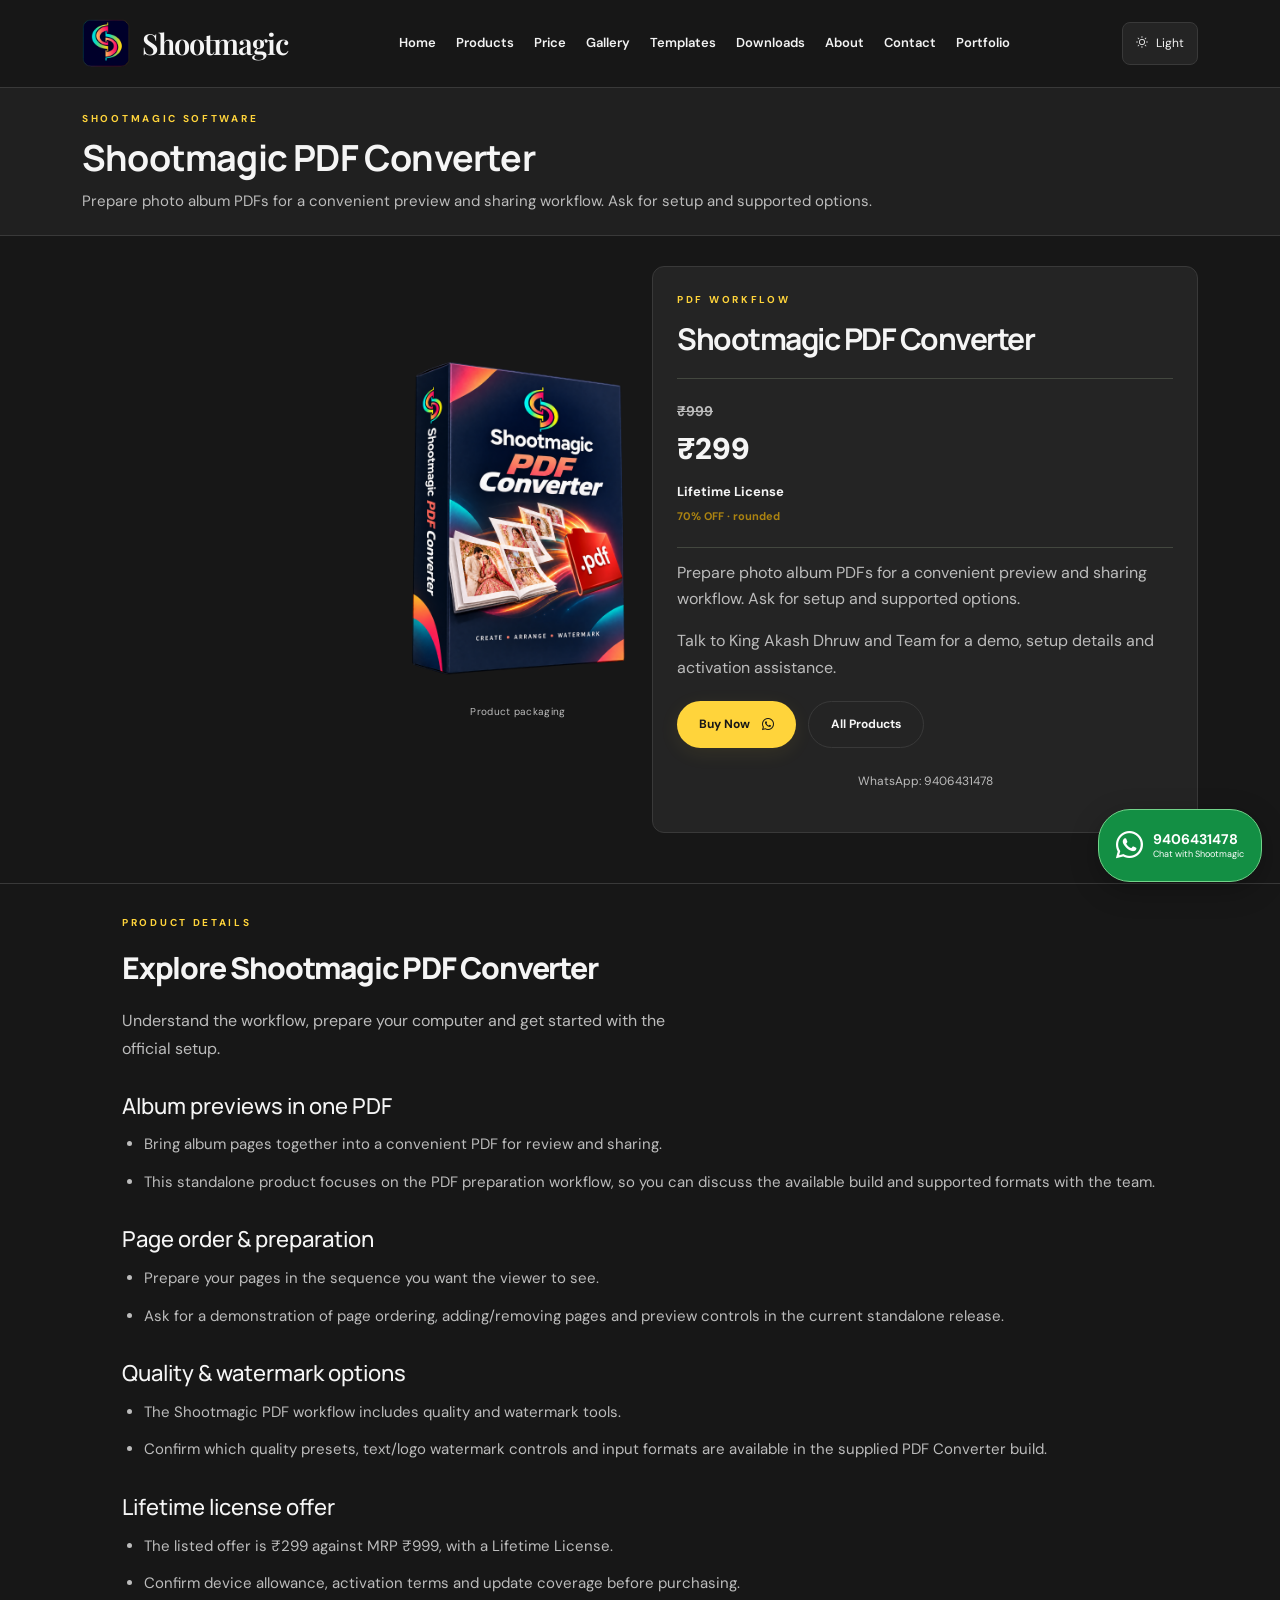
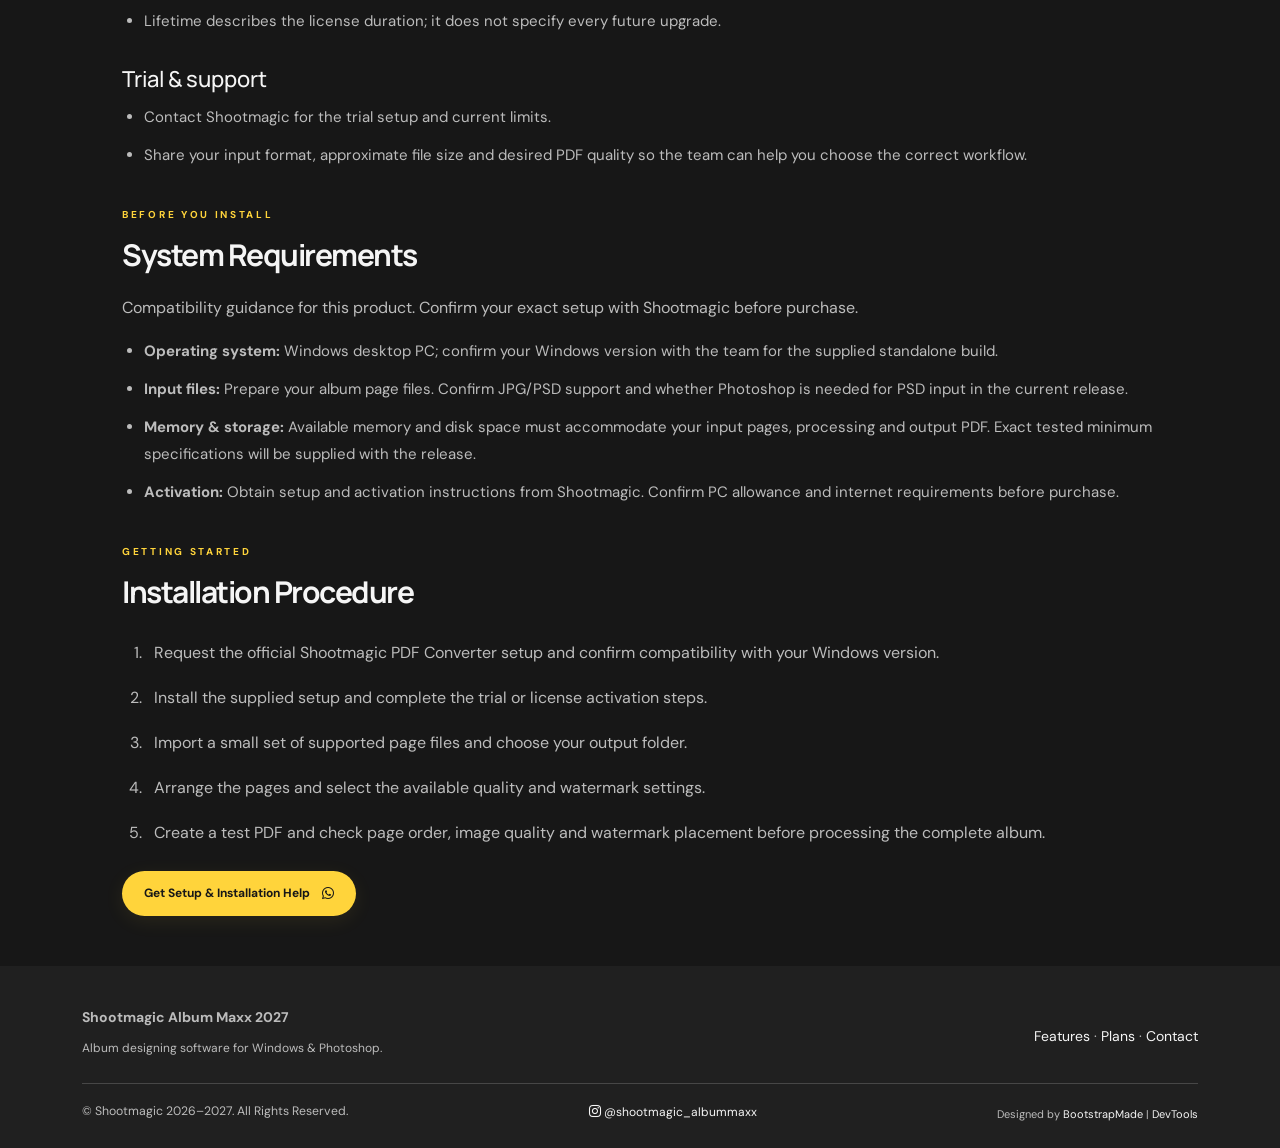
<file: pdf-converter.html>
<!DOCTYPE html>
<html lang="en">

<head>
  <meta charset="utf-8">
  <meta content="width=device-width, initial-scale=1.0" name="viewport">
  <title>Shootmagic PDF Converter | Shootmagic</title>
  <meta name="description" content="Shootmagic PDF Converter — offer ₹299, MRP ₹999. View details and enquire on WhatsApp.">
  <meta name="keywords" content="">

  <!-- Favicons -->
  <link href="assets/img/shootmagic-logo.png" rel="icon">
  <link href="assets/img/shootmagic-logo.png" rel="apple-touch-icon">

  <!-- Fonts -->
  <link href="https://fonts.googleapis.com" rel="preconnect">
  <link href="https://fonts.gstatic.com" rel="preconnect" crossorigin>
  <link href="https://fonts.googleapis.com/css2?family=DM+Sans:wght@400;500;600;700&family=Manrope:wght@400;500;600;700;800&family=Playfair+Display:ital,wght@0,500;0,600;1,500;1,600&display=swap" rel="stylesheet">

  <!-- Vendor CSS Files -->
  <link href="assets/vendor/bootstrap/css/bootstrap.min.css" rel="stylesheet">
  <link href="assets/vendor/bootstrap-icons/bootstrap-icons.css" rel="stylesheet">
  <link href="assets/vendor/aos/aos.css" rel="stylesheet">
  <link href="assets/vendor/glightbox/css/glightbox.min.css" rel="stylesheet">
  <link href="assets/vendor/swiper/swiper-bundle.min.css" rel="stylesheet">

  <!-- Main CSS File -->
  <link href="assets/css/main.css" rel="stylesheet">
<link href="assets/css/shootmagic.css" rel="stylesheet">

  <!-- =======================================================
  * Template Name: Instant
  * Template URL: https://bootstrapmade.com/newtemplate-bootstrap-website-template/
  * Updated: Jul 07 2025 with Bootstrap v5.3.7
  * Author: BootstrapMade.com
  * License: https://bootstrapmade.com/license/
  ======================================================== -->
<script>try{document.documentElement.dataset.theme=localStorage.getItem("shootmagic-theme")||"dark"}catch(e){document.documentElement.dataset.theme="dark"}</script>
</head>

<body class="index-page" data-theme="dark">

  <header id="header" class="header d-flex align-items-center fixed-top"><div class="container position-relative d-flex align-items-center justify-content-between"><a href="index.html" class="logo d-flex align-items-center"><img class="brand-logo" src="assets/img/shootmagic-logo.png" width="48" height="48" alt="Shootmagic logo"><span class="brand-name">Shootmagic</span></a><nav id="navmenu" class="navmenu"><ul><li><a href="index.html">Home</a></li><li><a href="products.html">Products</a></li><li><a href="price.html">Price</a></li><li><a href="gallery.html">Gallery</a></li><li><a href="templates.html">Templates</a></li><li><a href="downloads.html">Downloads</a></li><li><a href="about.html">About</a></li><li><a href="contact.html">Contact</a></li><li><a href="portfolio.html">Portfolio</a></li></ul><i class="mobile-nav-toggle d-xl-none bi bi-list" aria-label="Toggle navigation" role="button" tabindex="0"></i></nav><button class="theme-toggle" type="button" aria-label="Switch color theme"><i class="bi bi-sun"></i><span>Light</span></button></div></header>

  <main class="main compact-page pdf-converter-page"><section class="page-intro"><div class="container"><span class="eyebrow">SHOOTMAGIC SOFTWARE</span><h1>Shootmagic PDF Converter</h1><p>Prepare photo album PDFs for a convenient preview and sharing workflow. Ask for setup and supported options.</p></div></section><section class="section"><div class="container"><div class="row align-items-center gy-5"><div class="col-lg-6"><figure class="detail-pack"><img src="assets/img/pdf-converter-box.png" alt="Shootmagic PDF Converter software box"><figcaption>Product packaging</figcaption></figure></div><div class="col-lg-6"><div class="info-box"><span class="eyebrow">PDF WORKFLOW</span><h2>Shootmagic PDF Converter</h2><div class="price-note"><del class="mrp">₹999</del><strong>₹299</strong><span class="offer-license">Lifetime License</span><small>70% OFF · rounded</small></div><p>Prepare photo album PDFs for a convenient preview and sharing workflow. Ask for setup and supported options.</p><p>Talk to King Akash Dhruw and Team for a demo, setup details and activation assistance.</p><div class="actions"><a class="button primary wa-link" href="contact.html" data-message="Hi, I want to buy Shootmagic PDF Converter at ₹299. Please share setup, compatibility and activation details.">Buy Now <i class="bi bi-whatsapp"></i></a><a class="button outline" href="products.html">All Products</a></div><p class="pricing-footnote">WhatsApp: 9406431478</p></div></div></div></div></section><section class="section product-information"><div class="container"><div class="section-heading"><span class="eyebrow">PRODUCT DETAILS</span><h2>Explore Shootmagic PDF Converter</h2><p>Understand the workflow, prepare your computer and get started with the official setup.</p></div><h3>Album previews in one PDF</h3><ul class="product-bullets"><li>Bring album pages together into a convenient PDF for review and sharing.</li><li>This standalone product focuses on the PDF preparation workflow, so you can discuss the available build and supported formats with the team.</li></ul><h3>Page order & preparation</h3><ul class="product-bullets"><li>Prepare your pages in the sequence you want the viewer to see.</li><li>Ask for a demonstration of page ordering, adding/removing pages and preview controls in the current standalone release.</li></ul><h3>Quality & watermark options</h3><ul class="product-bullets"><li>The Shootmagic PDF workflow includes quality and watermark tools.</li><li>Confirm which quality presets, text/logo watermark controls and input formats are available in the supplied PDF Converter build.</li></ul><h3>Lifetime license offer</h3><ul class="product-bullets"><li>The listed offer is ₹299 against MRP ₹999, with a Lifetime License.</li><li>Confirm device allowance, activation terms and update coverage before purchasing.</li><li>Lifetime describes the license duration; it does not specify every future upgrade.</li></ul><h3>Trial & support</h3><ul class="product-bullets"><li>Contact Shootmagic for the trial setup and current limits.</li><li>Share your input format, approximate file size and desired PDF quality so the team can help you choose the correct workflow.</li></ul><div class="product-guide" id="system-requirements"><span class="eyebrow">BEFORE YOU INSTALL</span><h2>System Requirements</h2><p>Compatibility guidance for this product. Confirm your exact setup with Shootmagic before purchase.</p><ul class="product-bullets"><li><strong>Operating system:</strong> Windows desktop PC; confirm your Windows version with the team for the supplied standalone build.</li><li><strong>Input files:</strong> Prepare your album page files. Confirm JPG/PSD support and whether Photoshop is needed for PSD input in the current release.</li><li><strong>Memory & storage:</strong> Available memory and disk space must accommodate your input pages, processing and output PDF. Exact tested minimum specifications will be supplied with the release.</li><li><strong>Activation:</strong> Obtain setup and activation instructions from Shootmagic. Confirm PC allowance and internet requirements before purchase.</li></ul></div><div class="product-guide" id="installation"><span class="eyebrow">GETTING STARTED</span><h2>Installation Procedure</h2><ol class="installation-steps"><li>Request the official Shootmagic PDF Converter setup and confirm compatibility with your Windows version.</li><li>Install the supplied setup and complete the trial or license activation steps.</li><li>Import a small set of supported page files and choose your output folder.</li><li>Arrange the pages and select the available quality and watermark settings.</li><li>Create a test PDF and check page order, image quality and watermark placement before processing the complete album.</li></ol><a class="button primary wa-link" href="contact.html" data-message="Hi, please share the official setup and installation guide for Shootmagic PDF Converter.">Get Setup & Installation Help <i class="bi bi-whatsapp"></i></a></div></div></section></main>

  <footer id="footer" class="footer light-background"><div class="container py-4"><div class="footer-row"><div><strong>Shootmagic Album Maxx 2027</strong><p>Album designing software for Windows & Photoshop.</p></div><div><a href="index.html#features">Features</a> · <a href="index.html#pricing">Plans</a> · <a href="contact.html">Contact</a></div></div><hr><div class="footer-row"><small>© Shootmagic 2026–2027. All Rights Reserved.</small><a href="https://www.instagram.com/shootmagic_albummaxx/" target="_blank" rel="noopener noreferrer"><i class="bi bi-instagram"></i> @shootmagic_albummaxx</a><div class="credits">Designed by <a href="https://bootstrapmade.com/">BootstrapMade</a> | <a href="https://bootstrapmade.com/tools/">DevTools</a></div></div></div></footer>

  <!-- Scroll Top -->
  <a href="#" id="scroll-top" class="scroll-top d-flex align-items-center justify-content-center"><i class="bi bi-arrow-up-short"></i></a>

  <!-- Vendor JS Files -->
  <script src="assets/vendor/bootstrap/js/bootstrap.bundle.min.js"></script>
  <script src="assets/vendor/php-email-form/validate.js"></script>
  <script src="assets/vendor/aos/aos.js"></script>
  <script src="assets/vendor/glightbox/js/glightbox.min.js"></script>
  <script src="assets/vendor/purecounter/purecounter_vanilla.js"></script>
  <script src="assets/vendor/typed.js/typed.umd.js"></script>
  <script src="assets/vendor/swiper/swiper-bundle.min.js"></script>

  <!-- Main JS File -->
  <script src="assets/js/main.js"></script>

<script src="assets/js/site-config.js"></script>
<script src="assets/js/shootmagic.js"></script>
<script src="assets/js/page-transitions.js"></script>
<script src="assets/js/video-config.js"></script>
<script src="assets/js/videos.js"></script>
<script src="assets/js/slides.js"></script><script src="assets/js/refinements.js"></script><dialog id="image-lightbox" class="image-lightbox" aria-label="Full screen image preview"><button type="button" class="lightbox-close" aria-label="Close full screen preview"><i class="bi bi-x-lg"></i></button><img id="lightbox-image" alt=""><button type="button" class="lightbox-prev" aria-label="Previous preview"><i class="bi bi-chevron-left"></i></button><button type="button" class="lightbox-next" aria-label="Next preview"><i class="bi bi-chevron-right"></i></button><p id="lightbox-caption"></p></dialog><script src="assets/js/lightbox.js"></script><a class="floating-contact" href="https://wa.me/919406431478?text=Hi%2C%20please%20share%20Shootmagic%20Album%20Maxx%202027%20details." target="_blank" rel="noopener noreferrer"><i class="bi bi-whatsapp"></i><span>9406431478<small>Chat with Shootmagic</small></span></a></body>

</html>
</file>
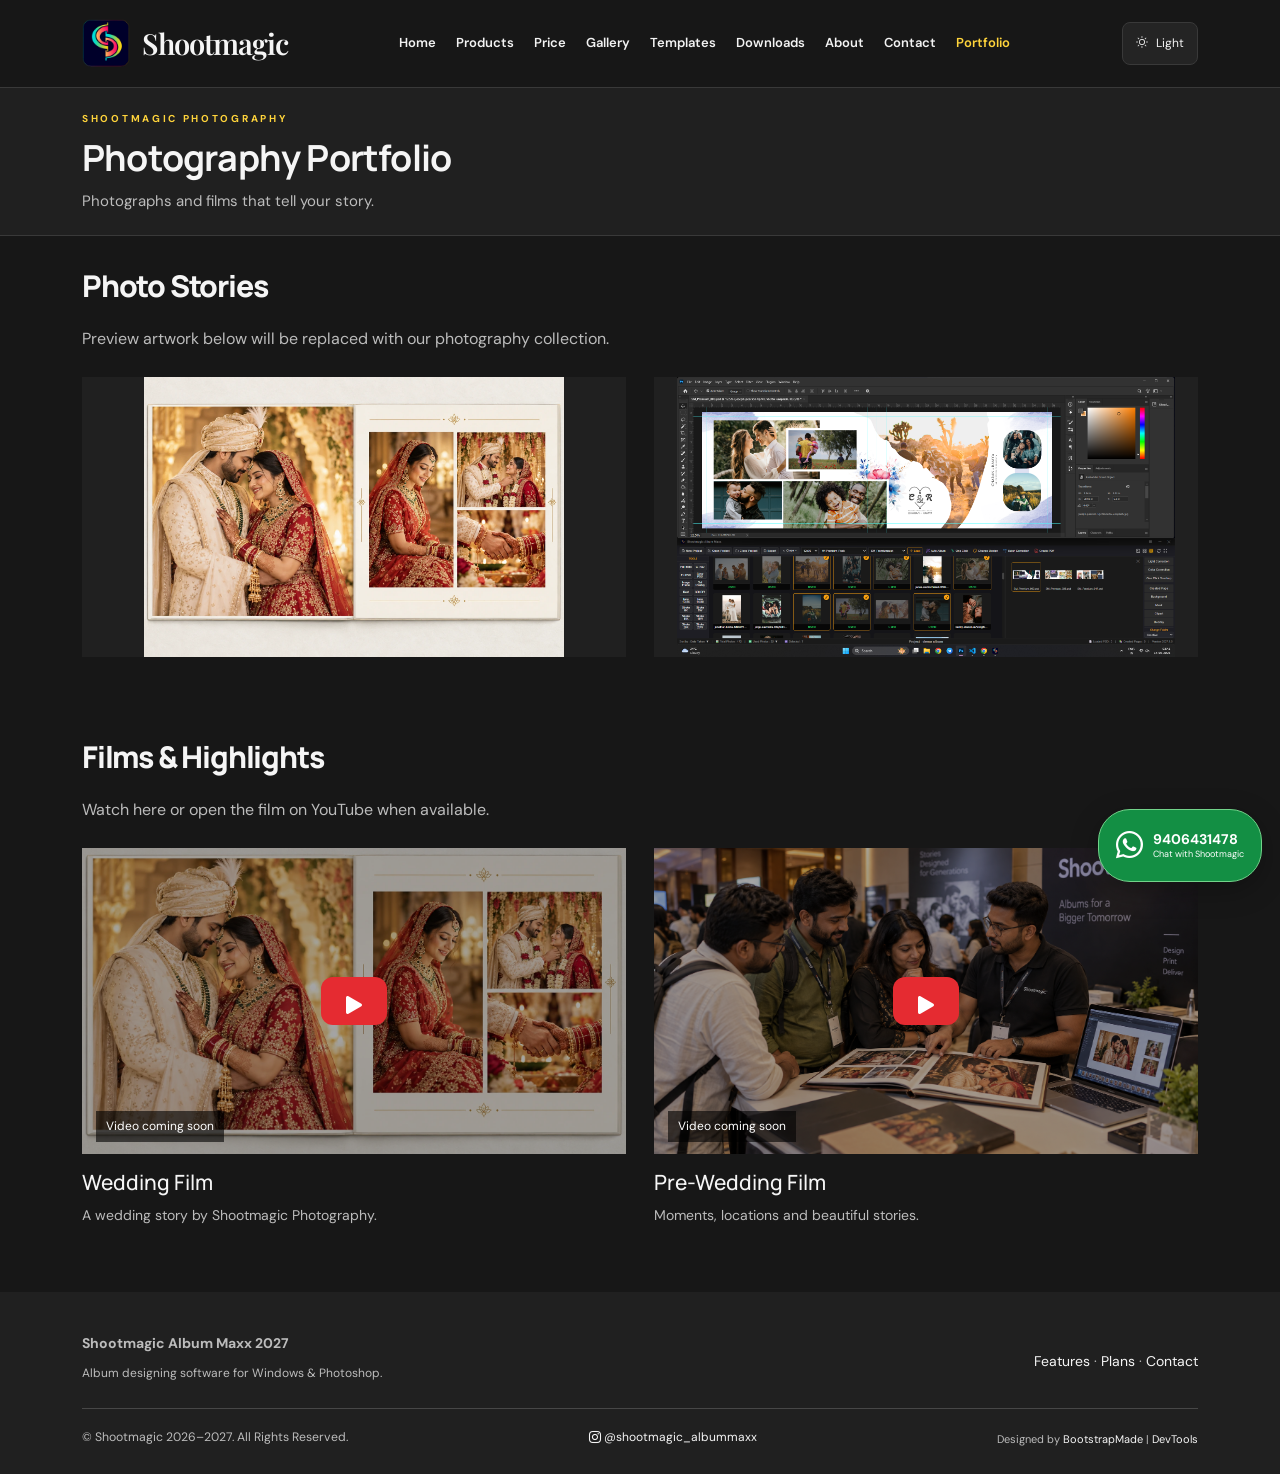
<file: portfolio.html>
<!DOCTYPE html>
<html lang="en">

<head>
  <meta charset="utf-8">
  <meta content="width=device-width, initial-scale=1.0" name="viewport">
  <title>Photography Portfolio | Shootmagic</title>
  <meta name="description" content="Photography, editing and practical software tools for creative workflows.">
  <meta name="keywords" content="">

  <!-- Favicons -->
  <link href="assets/img/shootmagic-logo.png" rel="icon">
  <link href="assets/img/shootmagic-logo.png" rel="apple-touch-icon">

  <!-- Fonts -->
  <link href="https://fonts.googleapis.com" rel="preconnect">
  <link href="https://fonts.gstatic.com" rel="preconnect" crossorigin>
  <link href="https://fonts.googleapis.com/css2?family=DM+Sans:wght@400;500;600;700&family=Manrope:wght@400;500;600;700;800&family=Playfair+Display:ital,wght@0,500;0,600;1,500;1,600&display=swap" rel="stylesheet">

  <!-- Vendor CSS Files -->
  <link href="assets/vendor/bootstrap/css/bootstrap.min.css" rel="stylesheet">
  <link href="assets/vendor/bootstrap-icons/bootstrap-icons.css" rel="stylesheet">
  <link href="assets/vendor/aos/aos.css" rel="stylesheet">
  <link href="assets/vendor/glightbox/css/glightbox.min.css" rel="stylesheet">
  <link href="assets/vendor/swiper/swiper-bundle.min.css" rel="stylesheet">

  <!-- Main CSS File -->
  <link href="assets/css/main.css" rel="stylesheet">
<link href="assets/css/shootmagic.css" rel="stylesheet">

  <!-- =======================================================
  * Template Name: Instant
  * Template URL: https://bootstrapmade.com/newtemplate-bootstrap-website-template/
  * Updated: Jul 07 2025 with Bootstrap v5.3.7
  * Author: BootstrapMade.com
  * License: https://bootstrapmade.com/license/
  ======================================================== -->
<script>try{document.documentElement.dataset.theme=localStorage.getItem("shootmagic-theme")||"dark"}catch(e){document.documentElement.dataset.theme="dark"}</script>
</head>

<body class="index-page" data-theme="dark">

  <header id="header" class="header d-flex align-items-center fixed-top"><div class="container position-relative d-flex align-items-center justify-content-between"><a href="index.html" class="logo d-flex align-items-center"><img class="brand-logo" src="assets/img/shootmagic-logo.png" width="48" height="48" alt="Shootmagic logo"><span class="brand-name">Shootmagic</span></a><nav id="navmenu" class="navmenu"><ul><li><a href="index.html">Home</a></li><li><a href="products.html">Products</a></li><li><a href="price.html">Price</a></li><li><a href="gallery.html">Gallery</a></li><li><a href="templates.html">Templates</a></li><li><a href="downloads.html">Downloads</a></li><li><a href="about.html">About</a></li><li><a href="contact.html">Contact</a></li><li><a href="portfolio.html" aria-current="page">Portfolio</a></li></ul><i class="mobile-nav-toggle d-xl-none bi bi-list" aria-label="Toggle navigation" role="button" tabindex="0"></i></nav><button class="theme-toggle" type="button" aria-label="Switch color theme"><i class="bi bi-sun"></i><span>Light</span></button></div></header>

  <main class="main compact-page portfolio-page"><section class="page-intro"><div class="container"><span class="eyebrow">SHOOTMAGIC PHOTOGRAPHY</span><h1>Photography Portfolio</h1><p>Photographs and films that tell your story.</p></div></section><section class="section"><div class="container"><div class="section-heading"><h2>Photo Stories</h2><p>Preview artwork below will be replaced with our photography collection.</p></div><div class="portfolio-photos"><img src="assets/img/wedding-album-demo.webp" alt="Wedding album concept artwork" loading="lazy"><img src="assets/img/screenshots/sm-04.png" alt="Album layout preview" loading="lazy"></div></div></section><section class="section"><div class="container"><div class="section-heading"><h2>Films & Highlights</h2><p>Watch here or open the film on YouTube when available.</p></div><div class="video-list"><article class="video-item" data-video-key="portfolio-1"><div class="video-screen"><img src="assets/img/wedding-album-demo.webp" alt="Wedding Film video placeholder" loading="lazy"><button class="video-play" type="button" aria-label="Play Wedding Film"><i class="bi bi-play-fill"></i></button><span class="video-placeholder-label">Video coming soon</span></div><h3>Wedding Film</h3><p>A wedding story by Shootmagic Photography.</p><a class="video-youtube" hidden target="_blank" rel="noopener noreferrer">Watch on YouTube <i class="bi bi-box-arrow-up-right"></i></a><p class="video-status" role="status"></p></article><article class="video-item" data-video-key="portfolio-2"><div class="video-screen"><img src="assets/img/gallery/event-4.png" alt="Pre-Wedding Film video placeholder" loading="lazy"><button class="video-play" type="button" aria-label="Play Pre-Wedding Film"><i class="bi bi-play-fill"></i></button><span class="video-placeholder-label">Video coming soon</span></div><h3>Pre-Wedding Film</h3><p>Moments, locations and beautiful stories.</p><a class="video-youtube" hidden target="_blank" rel="noopener noreferrer">Watch on YouTube <i class="bi bi-box-arrow-up-right"></i></a><p class="video-status" role="status"></p></article></div></div></section></main>

  <footer id="footer" class="footer light-background"><div class="container py-4"><div class="footer-row"><div><strong>Shootmagic Album Maxx 2027</strong><p>Album designing software for Windows & Photoshop.</p></div><div><a href="index.html#features">Features</a> · <a href="index.html#pricing">Plans</a> · <a href="contact.html">Contact</a></div></div><hr><div class="footer-row"><small>© Shootmagic 2026–2027. All Rights Reserved.</small><a href="https://www.instagram.com/shootmagic_albummaxx/" target="_blank" rel="noopener noreferrer"><i class="bi bi-instagram"></i> @shootmagic_albummaxx</a><div class="credits">Designed by <a href="https://bootstrapmade.com/">BootstrapMade</a> | <a href="https://bootstrapmade.com/tools/">DevTools</a></div></div></div></footer>

  <!-- Scroll Top -->
  <a href="#" id="scroll-top" class="scroll-top d-flex align-items-center justify-content-center"><i class="bi bi-arrow-up-short"></i></a>

  <!-- Vendor JS Files -->
  <script src="assets/vendor/bootstrap/js/bootstrap.bundle.min.js"></script>
  <script src="assets/vendor/php-email-form/validate.js"></script>
  <script src="assets/vendor/aos/aos.js"></script>
  <script src="assets/vendor/glightbox/js/glightbox.min.js"></script>
  <script src="assets/vendor/purecounter/purecounter_vanilla.js"></script>
  <script src="assets/vendor/typed.js/typed.umd.js"></script>
  <script src="assets/vendor/swiper/swiper-bundle.min.js"></script>

  <!-- Main JS File -->
  <script src="assets/js/main.js"></script>

<script src="assets/js/site-config.js"></script>
<script src="assets/js/shootmagic.js"></script>
<script src="assets/js/page-transitions.js"></script>
<script src="assets/js/video-config.js"></script>
<script src="assets/js/videos.js"></script>
<script src="assets/js/slides.js"></script><script src="assets/js/refinements.js"></script><dialog id="image-lightbox" class="image-lightbox" aria-label="Full screen image preview"><button type="button" class="lightbox-close" aria-label="Close full screen preview"><i class="bi bi-x-lg"></i></button><img id="lightbox-image" alt=""><button type="button" class="lightbox-prev" aria-label="Previous preview"><i class="bi bi-chevron-left"></i></button><button type="button" class="lightbox-next" aria-label="Next preview"><i class="bi bi-chevron-right"></i></button><p id="lightbox-caption"></p></dialog><script src="assets/js/lightbox.js"></script><a class="floating-contact" href="https://wa.me/919406431478?text=Hi%2C%20please%20share%20Shootmagic%20Album%20Maxx%202027%20details." target="_blank" rel="noopener noreferrer"><i class="bi bi-whatsapp"></i><span>9406431478<small>Chat with Shootmagic</small></span></a></body>

</html>
</file>
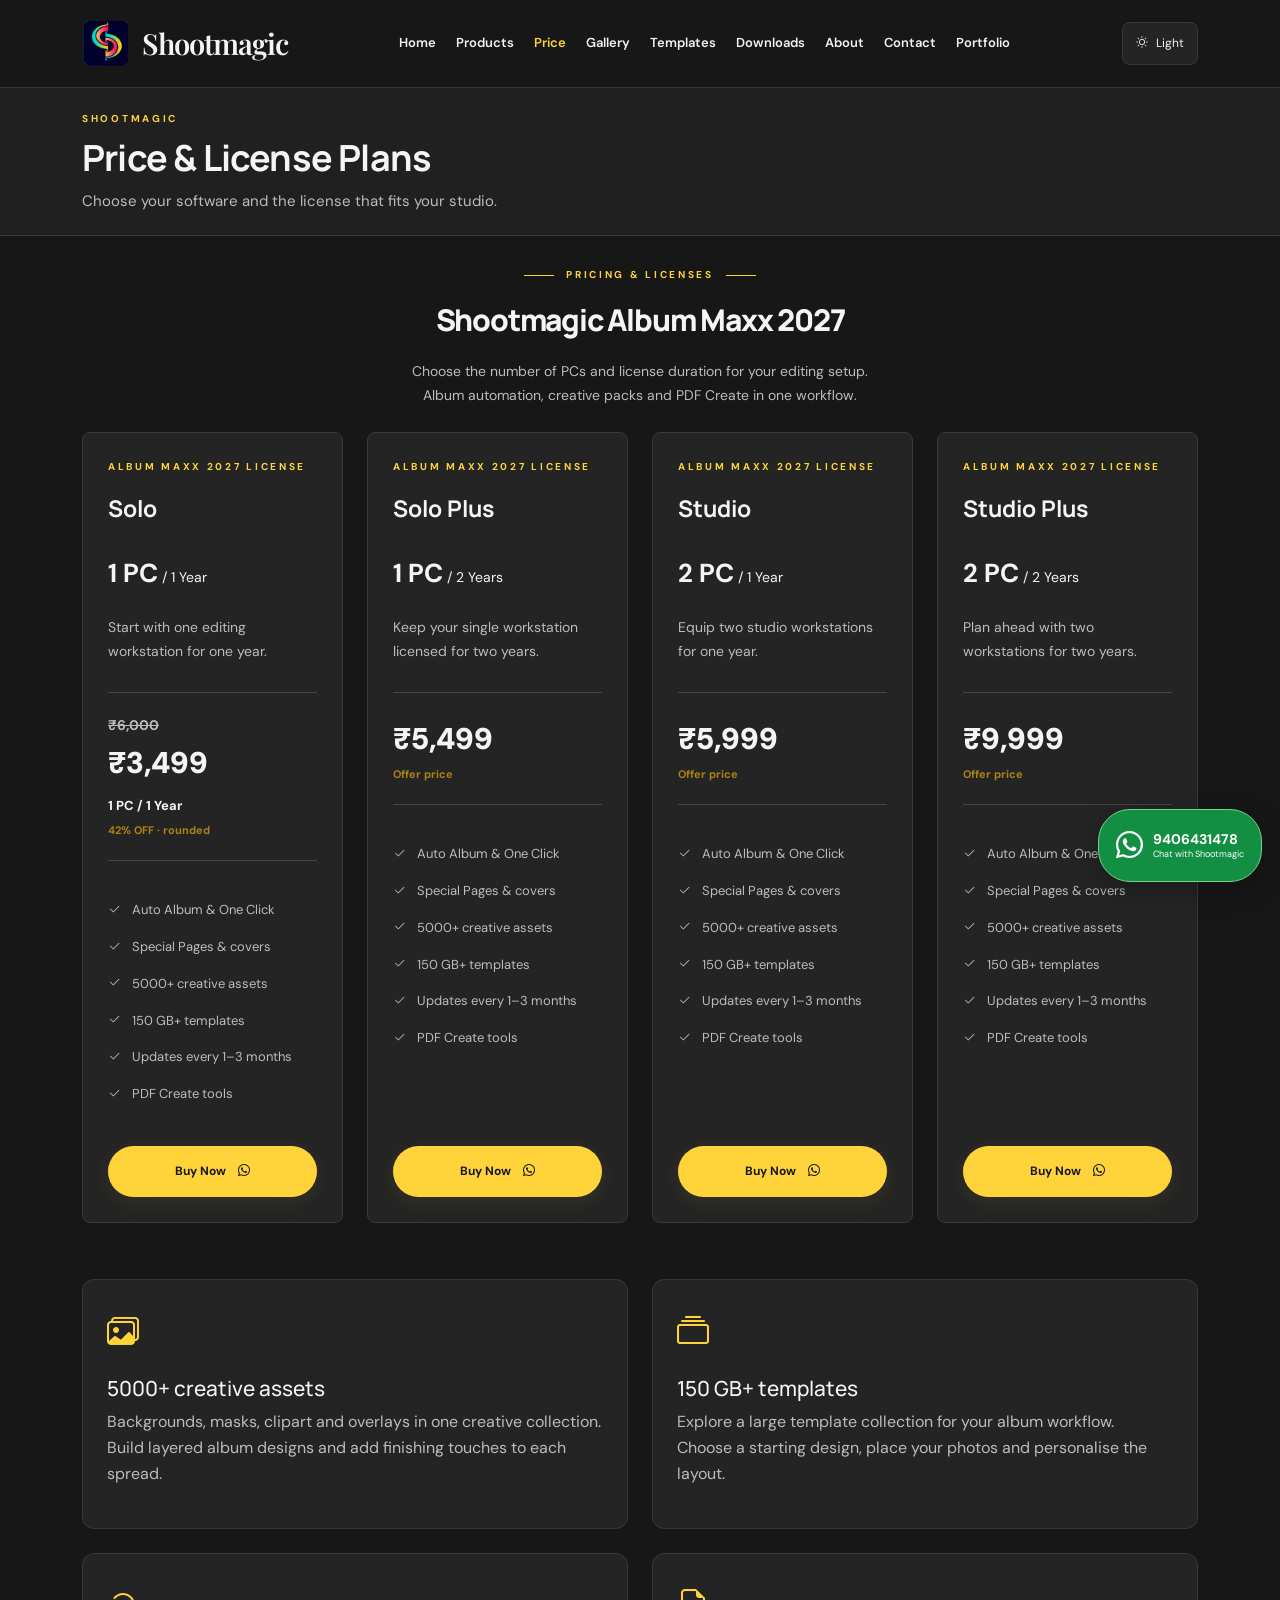
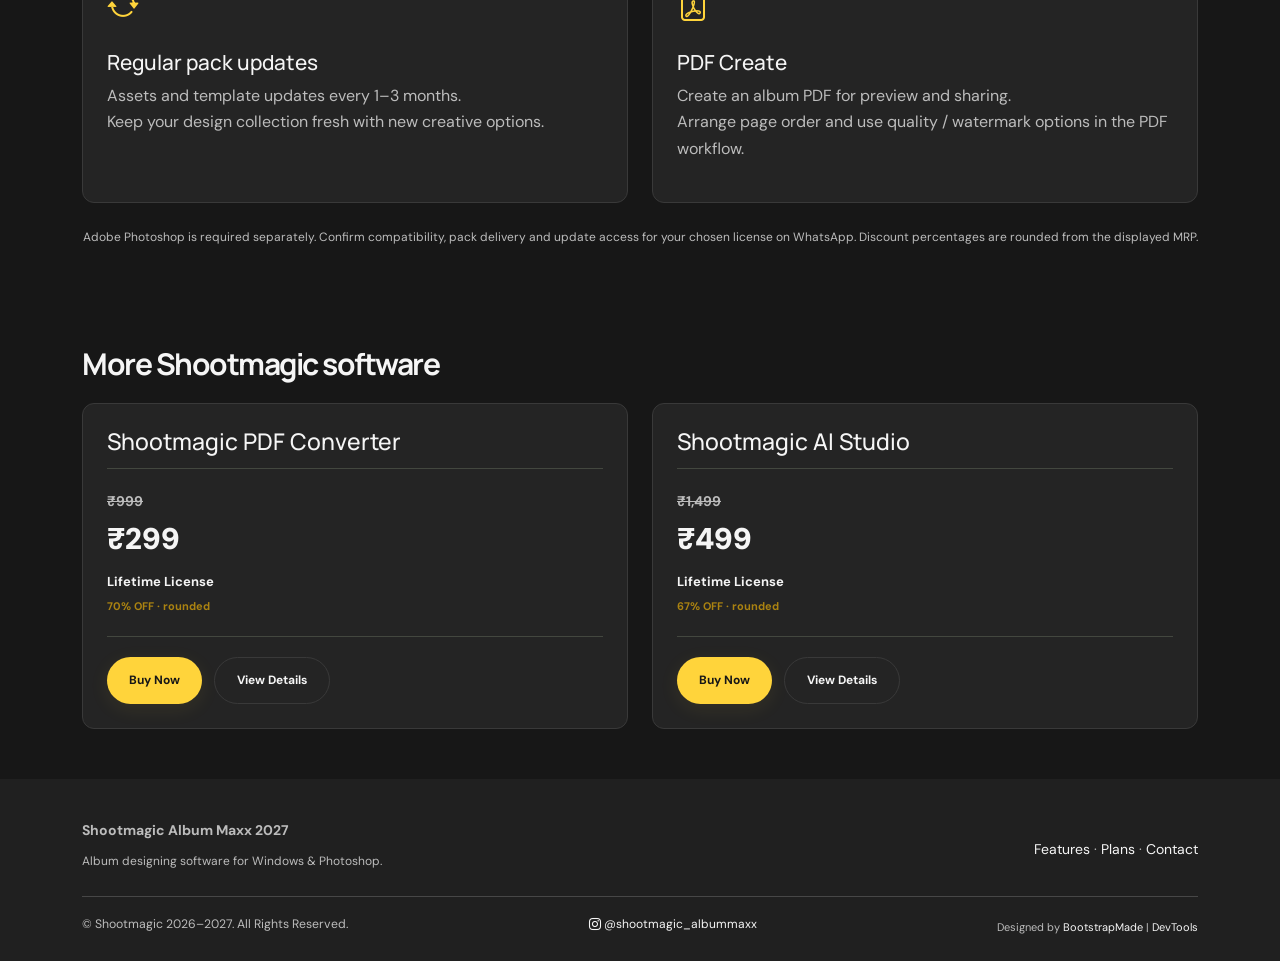
<file: price.html>
<!DOCTYPE html>
<html lang="en">

<head>
  <meta charset="utf-8">
  <meta content="width=device-width, initial-scale=1.0" name="viewport">
  <title>Prices | Shootmagic</title>
  <meta name="description" content="Tools for photographers, album designers and editing studios.">
  <meta name="keywords" content="">

  <!-- Favicons -->
  <link href="assets/img/shootmagic-logo.png" rel="icon">
  <link href="assets/img/shootmagic-logo.png" rel="apple-touch-icon">

  <!-- Fonts -->
  <link href="https://fonts.googleapis.com" rel="preconnect">
  <link href="https://fonts.gstatic.com" rel="preconnect" crossorigin>
  <link href="https://fonts.googleapis.com/css2?family=DM+Sans:wght@400;500;600;700&family=Manrope:wght@400;500;600;700;800&family=Playfair+Display:ital,wght@0,500;0,600;1,500;1,600&display=swap" rel="stylesheet">

  <!-- Vendor CSS Files -->
  <link href="assets/vendor/bootstrap/css/bootstrap.min.css" rel="stylesheet">
  <link href="assets/vendor/bootstrap-icons/bootstrap-icons.css" rel="stylesheet">
  <link href="assets/vendor/aos/aos.css" rel="stylesheet">
  <link href="assets/vendor/glightbox/css/glightbox.min.css" rel="stylesheet">
  <link href="assets/vendor/swiper/swiper-bundle.min.css" rel="stylesheet">

  <!-- Main CSS File -->
  <link href="assets/css/main.css" rel="stylesheet">
<link href="assets/css/shootmagic.css" rel="stylesheet">

  <!-- =======================================================
  * Template Name: Instant
  * Template URL: https://bootstrapmade.com/newtemplate-bootstrap-website-template/
  * Updated: Jul 07 2025 with Bootstrap v5.3.7
  * Author: BootstrapMade.com
  * License: https://bootstrapmade.com/license/
  ======================================================== -->
<script>try{document.documentElement.dataset.theme=localStorage.getItem("shootmagic-theme")||"dark"}catch(e){document.documentElement.dataset.theme="dark"}</script>
</head>

<body class="index-page" data-theme="dark">

  <header id="header" class="header d-flex align-items-center fixed-top"><div class="container position-relative d-flex align-items-center justify-content-between"><a href="index.html" class="logo d-flex align-items-center"><img class="brand-logo" src="assets/img/shootmagic-logo.png" width="48" height="48" alt="Shootmagic logo"><span class="brand-name">Shootmagic</span></a><nav id="navmenu" class="navmenu"><ul><li><a href="index.html">Home</a></li><li><a href="products.html">Products</a></li><li><a href="price.html" aria-current="page">Price</a></li><li><a href="gallery.html">Gallery</a></li><li><a href="templates.html">Templates</a></li><li><a href="downloads.html">Downloads</a></li><li><a href="about.html">About</a></li><li><a href="contact.html">Contact</a></li><li><a href="portfolio.html">Portfolio</a></li></ul><i class="mobile-nav-toggle d-xl-none bi bi-list" aria-label="Toggle navigation" role="button" tabindex="0"></i></nav><button class="theme-toggle" type="button" aria-label="Switch color theme"><i class="bi bi-sun"></i><span>Light</span></button></div></header>

  <main class="main compact-page price-page"><section class="page-intro"><div class="container"><span class="eyebrow">SHOOTMAGIC</span><h1>Price & License Plans</h1><p>Choose your software and the license that fits your studio.</p></div></section><section id="pricing" class="section"><div class="container"><div class="section-heading text-center"><span class="eyebrow">PRICING & LICENSES</span><h2>Shootmagic Album Maxx 2027</h2><p>Choose the number of PCs and license duration for your editing setup.<br>Album automation, creative packs and PDF Create in one workflow.</p></div><div class="row g-4"><div class="col-md-6 col-xl-3"><article class="plan-card"><span class="eyebrow">ALBUM MAXX 2027 LICENSE</span><h3>Solo</h3><div class="plan-spec">1 PC<span> / 1 Year</span></div><p>Start with one editing workstation for one year.</p><div class="price-note"><del class="mrp">₹6,000</del><strong>₹3,499</strong><span class="offer-license">1 PC / 1 Year</span><small>42% OFF · rounded</small></div><ul class="plan-list"><li><i class="bi bi-check2"></i> Auto Album & One Click</li><li><i class="bi bi-check2"></i> Special Pages & covers</li><li><i class="bi bi-check2"></i> 5000+ creative assets</li><li><i class="bi bi-check2"></i> 150 GB+ templates</li><li><i class="bi bi-check2"></i> Updates every 1–3 months</li><li><i class="bi bi-check2"></i> PDF Create tools</li></ul><a class="button primary wa-link" href="contact.html" data-message="Hi, I want to buy Shootmagic Album Maxx 2027 — 1 PC / 1 Years at ₹3499. Please share setup, compatibility and activation details.">Buy Now <i class="bi bi-whatsapp"></i></a></article></div><div class="col-md-6 col-xl-3"><article class="plan-card"><span class="eyebrow">ALBUM MAXX 2027 LICENSE</span><h3>Solo Plus</h3><div class="plan-spec">1 PC<span> / 2 Years</span></div><p>Keep your single workstation licensed for two years.</p><div class="price-note"><strong>₹5,499</strong><small>Offer price</small></div><ul class="plan-list"><li><i class="bi bi-check2"></i> Auto Album & One Click</li><li><i class="bi bi-check2"></i> Special Pages & covers</li><li><i class="bi bi-check2"></i> 5000+ creative assets</li><li><i class="bi bi-check2"></i> 150 GB+ templates</li><li><i class="bi bi-check2"></i> Updates every 1–3 months</li><li><i class="bi bi-check2"></i> PDF Create tools</li></ul><a class="button primary wa-link" href="contact.html" data-message="Hi, I want to buy Shootmagic Album Maxx 2027 — 1 PC / 2 Years at ₹5499. Please share setup, compatibility and activation details.">Buy Now <i class="bi bi-whatsapp"></i></a></article></div><div class="col-md-6 col-xl-3"><article class="plan-card"><span class="eyebrow">ALBUM MAXX 2027 LICENSE</span><h3>Studio</h3><div class="plan-spec">2 PC<span> / 1 Year</span></div><p>Equip two studio workstations for one year.</p><div class="price-note"><strong>₹5,999</strong><small>Offer price</small></div><ul class="plan-list"><li><i class="bi bi-check2"></i> Auto Album & One Click</li><li><i class="bi bi-check2"></i> Special Pages & covers</li><li><i class="bi bi-check2"></i> 5000+ creative assets</li><li><i class="bi bi-check2"></i> 150 GB+ templates</li><li><i class="bi bi-check2"></i> Updates every 1–3 months</li><li><i class="bi bi-check2"></i> PDF Create tools</li></ul><a class="button primary wa-link" href="contact.html" data-message="Hi, I want to buy Shootmagic Album Maxx 2027 — 2 PC / 1 Years at ₹5999. Please share setup, compatibility and activation details.">Buy Now <i class="bi bi-whatsapp"></i></a></article></div><div class="col-md-6 col-xl-3"><article class="plan-card"><span class="eyebrow">ALBUM MAXX 2027 LICENSE</span><h3>Studio Plus</h3><div class="plan-spec">2 PC<span> / 2 Years</span></div><p>Plan ahead with two workstations for two years.</p><div class="price-note"><strong>₹9,999</strong><small>Offer price</small></div><ul class="plan-list"><li><i class="bi bi-check2"></i> Auto Album & One Click</li><li><i class="bi bi-check2"></i> Special Pages & covers</li><li><i class="bi bi-check2"></i> 5000+ creative assets</li><li><i class="bi bi-check2"></i> 150 GB+ templates</li><li><i class="bi bi-check2"></i> Updates every 1–3 months</li><li><i class="bi bi-check2"></i> PDF Create tools</li></ul><a class="button primary wa-link" href="contact.html" data-message="Hi, I want to buy Shootmagic Album Maxx 2027 — 2 PC / 2 Years at ₹9999. Please share setup, compatibility and activation details.">Buy Now <i class="bi bi-whatsapp"></i></a></article></div></div><div class="row g-4 pricing-benefits"><div class="col-md-6"><article class="info-box"><i class="bi bi-images"></i><h3>5000+ creative assets</h3><p>Backgrounds, masks, clipart and overlays in one creative collection.<br>Build layered album designs and add finishing touches to each spread.</p></article></div><div class="col-md-6"><article class="info-box"><i class="bi bi-collection"></i><h3>150 GB+ templates</h3><p>Explore a large template collection for your album workflow.<br>Choose a starting design, place your photos and personalise the layout.</p></article></div><div class="col-md-6"><article class="info-box"><i class="bi bi-arrow-repeat"></i><h3>Regular pack updates</h3><p>Assets and template updates every 1–3 months.<br>Keep your design collection fresh with new creative options.</p></article></div><div class="col-md-6"><article class="info-box"><i class="bi bi-file-earmark-pdf"></i><h3>PDF Create</h3><p>Create an album PDF for preview and sharing.<br>Arrange page order and use quality / watermark options in the PDF workflow.</p></article></div></div><p class="pricing-footnote">Adobe Photoshop is required separately. Confirm compatibility, pack delivery and update access for your chosen license on WhatsApp. Discount percentages are rounded from the displayed MRP.</p></div></section><section class="section"><div class="container"><h2>More Shootmagic software</h2><div class="row g-4"><div class="col-md-6"><article class="info-box"><h3>Shootmagic PDF Converter</h3><div class="price-note"><del class="mrp">₹999</del><strong>₹299</strong><span class="offer-license">Lifetime License</span><small>70% OFF · rounded</small></div><div class="actions"><a class="button primary wa-link" href="contact.html" data-message="Hi, I want to buy Shootmagic PDF Converter at ₹299. Please share activation details.">Buy Now</a><a class="button outline" href="pdf-converter.html">View Details</a></div></article></div><div class="col-md-6"><article class="info-box"><h3>Shootmagic AI Studio</h3><div class="price-note"><del class="mrp">₹1,499</del><strong>₹499</strong><span class="offer-license">Lifetime License</span><small>67% OFF · rounded</small></div><div class="actions"><a class="button primary wa-link" href="contact.html" data-message="Hi, I want to buy Shootmagic AI Studio at ₹499. Please share activation details.">Buy Now</a><a class="button outline" href="ai-studio.html">View Details</a></div></article></div></div></div></section></main>

  <footer id="footer" class="footer light-background"><div class="container py-4"><div class="footer-row"><div><strong>Shootmagic Album Maxx 2027</strong><p>Album designing software for Windows & Photoshop.</p></div><div><a href="index.html#features">Features</a> · <a href="index.html#pricing">Plans</a> · <a href="contact.html">Contact</a></div></div><hr><div class="footer-row"><small>© Shootmagic 2026–2027. All Rights Reserved.</small><a href="https://www.instagram.com/shootmagic_albummaxx/" target="_blank" rel="noopener noreferrer"><i class="bi bi-instagram"></i> @shootmagic_albummaxx</a><div class="credits">Designed by <a href="https://bootstrapmade.com/">BootstrapMade</a> | <a href="https://bootstrapmade.com/tools/">DevTools</a></div></div></div></footer>

  <!-- Scroll Top -->
  <a href="#" id="scroll-top" class="scroll-top d-flex align-items-center justify-content-center"><i class="bi bi-arrow-up-short"></i></a>

  <!-- Vendor JS Files -->
  <script src="assets/vendor/bootstrap/js/bootstrap.bundle.min.js"></script>
  <script src="assets/vendor/php-email-form/validate.js"></script>
  <script src="assets/vendor/aos/aos.js"></script>
  <script src="assets/vendor/glightbox/js/glightbox.min.js"></script>
  <script src="assets/vendor/purecounter/purecounter_vanilla.js"></script>
  <script src="assets/vendor/typed.js/typed.umd.js"></script>
  <script src="assets/vendor/swiper/swiper-bundle.min.js"></script>

  <!-- Main JS File -->
  <script src="assets/js/main.js"></script>

<script src="assets/js/site-config.js"></script>
<script src="assets/js/shootmagic.js"></script>
<script src="assets/js/page-transitions.js"></script>
<script src="assets/js/video-config.js"></script>
<script src="assets/js/videos.js"></script>
<script src="assets/js/slides.js"></script><script src="assets/js/refinements.js"></script><dialog id="image-lightbox" class="image-lightbox" aria-label="Full screen image preview"><button type="button" class="lightbox-close" aria-label="Close full screen preview"><i class="bi bi-x-lg"></i></button><img id="lightbox-image" alt=""><button type="button" class="lightbox-prev" aria-label="Previous preview"><i class="bi bi-chevron-left"></i></button><button type="button" class="lightbox-next" aria-label="Next preview"><i class="bi bi-chevron-right"></i></button><p id="lightbox-caption"></p></dialog><script src="assets/js/lightbox.js"></script><a class="floating-contact" href="https://wa.me/919406431478?text=Hi%2C%20please%20share%20Shootmagic%20Album%20Maxx%202027%20details." target="_blank" rel="noopener noreferrer"><i class="bi bi-whatsapp"></i><span>9406431478<small>Chat with Shootmagic</small></span></a></body>

</html>
</file>
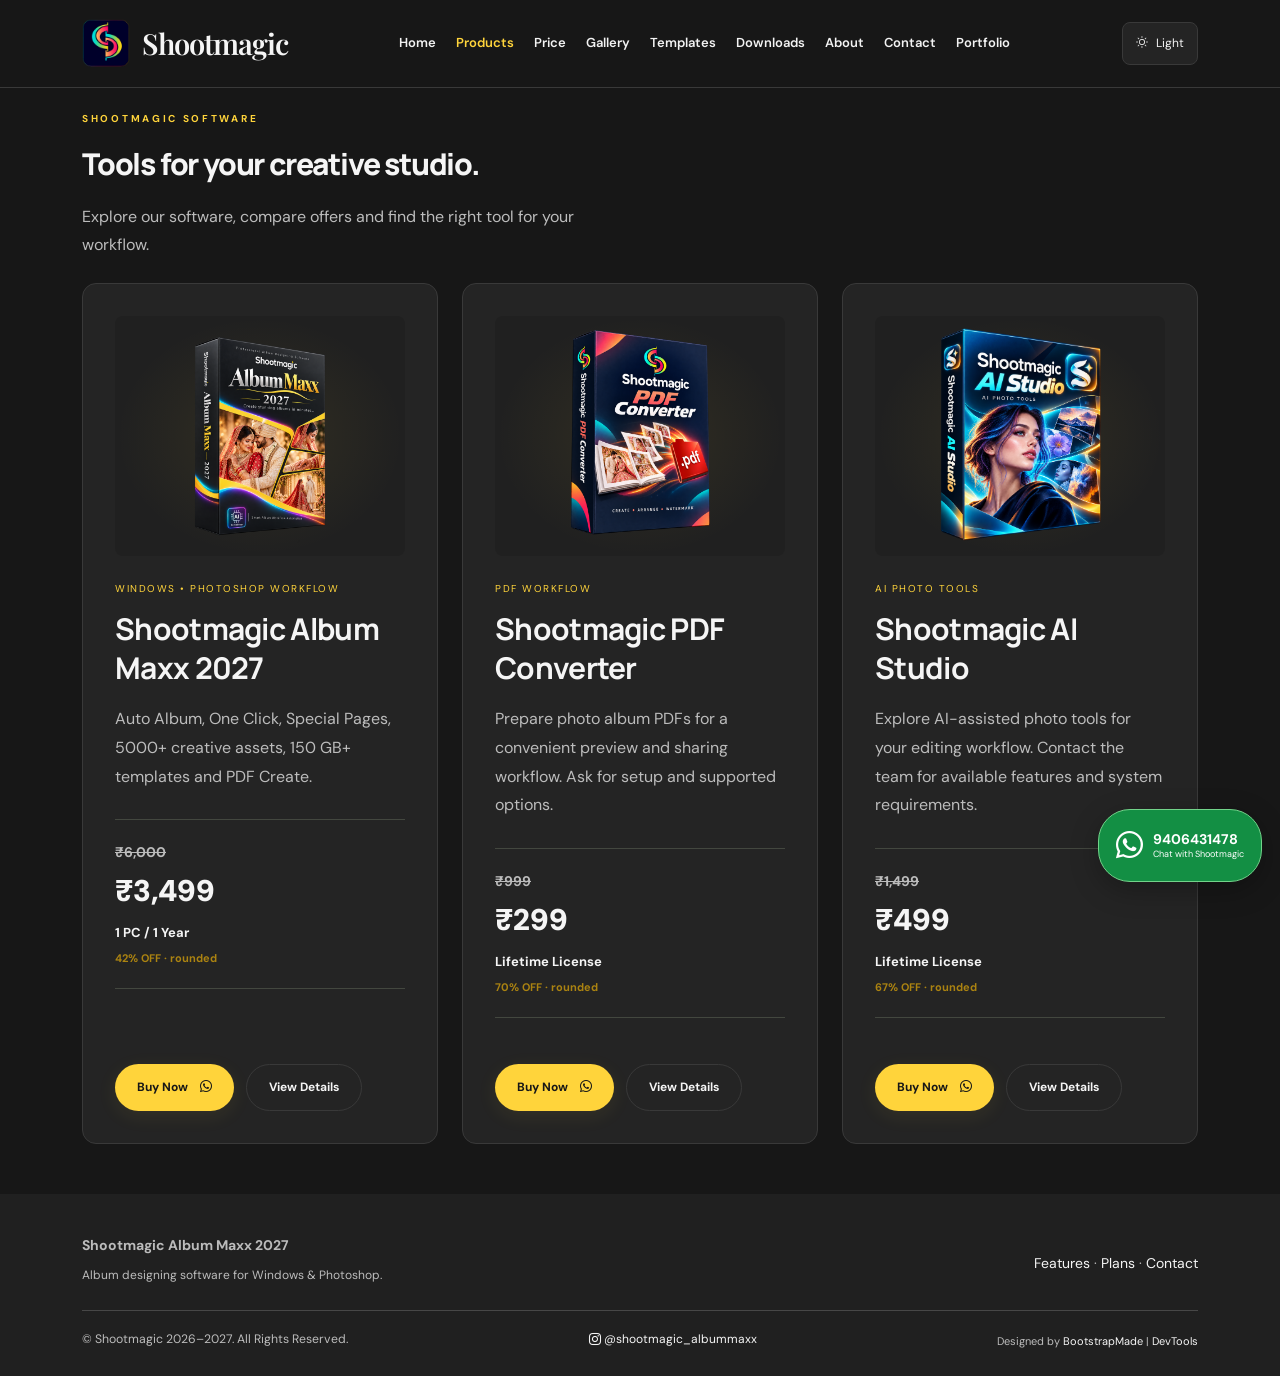
<file: products.html>
<!DOCTYPE html>
<html lang="en">

<head>
  <meta charset="utf-8">
  <meta content="width=device-width, initial-scale=1.0" name="viewport">
  <title>Our software | Shootmagic</title>
  <meta name="description" content="Tools for photographers, album designers and editing studios.">
  <meta name="keywords" content="">

  <!-- Favicons -->
  <link href="assets/img/shootmagic-logo.png" rel="icon">
  <link href="assets/img/shootmagic-logo.png" rel="apple-touch-icon">

  <!-- Fonts -->
  <link href="https://fonts.googleapis.com" rel="preconnect">
  <link href="https://fonts.gstatic.com" rel="preconnect" crossorigin>
  <link href="https://fonts.googleapis.com/css2?family=DM+Sans:wght@400;500;600;700&family=Manrope:wght@400;500;600;700;800&family=Playfair+Display:ital,wght@0,500;0,600;1,500;1,600&display=swap" rel="stylesheet">

  <!-- Vendor CSS Files -->
  <link href="assets/vendor/bootstrap/css/bootstrap.min.css" rel="stylesheet">
  <link href="assets/vendor/bootstrap-icons/bootstrap-icons.css" rel="stylesheet">
  <link href="assets/vendor/aos/aos.css" rel="stylesheet">
  <link href="assets/vendor/glightbox/css/glightbox.min.css" rel="stylesheet">
  <link href="assets/vendor/swiper/swiper-bundle.min.css" rel="stylesheet">

  <!-- Main CSS File -->
  <link href="assets/css/main.css" rel="stylesheet">
<link href="assets/css/shootmagic.css" rel="stylesheet">

  <!-- =======================================================
  * Template Name: Instant
  * Template URL: https://bootstrapmade.com/newtemplate-bootstrap-website-template/
  * Updated: Jul 07 2025 with Bootstrap v5.3.7
  * Author: BootstrapMade.com
  * License: https://bootstrapmade.com/license/
  ======================================================== -->
<script>try{document.documentElement.dataset.theme=localStorage.getItem("shootmagic-theme")||"dark"}catch(e){document.documentElement.dataset.theme="dark"}</script>
</head>

<body class="index-page" data-theme="dark">

  <header id="header" class="header d-flex align-items-center fixed-top"><div class="container position-relative d-flex align-items-center justify-content-between"><a href="index.html" class="logo d-flex align-items-center"><img class="brand-logo" src="assets/img/shootmagic-logo.png" width="48" height="48" alt="Shootmagic logo"><span class="brand-name">Shootmagic</span></a><nav id="navmenu" class="navmenu"><ul><li><a href="index.html">Home</a></li><li><a href="products.html" aria-current="page">Products</a></li><li><a href="price.html">Price</a></li><li><a href="gallery.html">Gallery</a></li><li><a href="templates.html">Templates</a></li><li><a href="downloads.html">Downloads</a></li><li><a href="about.html">About</a></li><li><a href="contact.html">Contact</a></li><li><a href="portfolio.html">Portfolio</a></li></ul><i class="mobile-nav-toggle d-xl-none bi bi-list" aria-label="Toggle navigation" role="button" tabindex="0"></i></nav><button class="theme-toggle" type="button" aria-label="Switch color theme"><i class="bi bi-sun"></i><span>Light</span></button></div></header>

  <main class="main compact-page products-page"><section class="section software-catalog"><div class="container"><div class="section-heading"><span class="eyebrow">SHOOTMAGIC SOFTWARE</span><h2>Tools for your creative studio.</h2><p>Explore our software, compare offers and find the right tool for your workflow.</p></div><div class="row g-4"><div class="col-lg-4"><article class="product-card"><div class="product-symbol product-pack"><img src="assets/img/shootmagic-balanced-box-v9.png" alt="Shootmagic Album Maxx 2027 software box mockup" loading="lazy"></div><span class="badge-status">WINDOWS • PHOTOSHOP WORKFLOW</span><h2>Shootmagic Album Maxx 2027</h2><p>Auto Album, One Click, Special Pages, 5000+ creative assets, 150 GB+ templates and PDF Create.</p><div class="price-note"><del class="mrp">₹6,000</del><strong>₹3,499</strong><span class="offer-license">1 PC / 1 Year</span><small>42% OFF · rounded</small></div><div class="actions"><a class="button primary wa-link" href="contact.html" data-message="Hi, I want to buy Shootmagic Album Maxx 2027 at ₹3499. Please share setup, compatibility and activation details.">Buy Now <i class="bi bi-whatsapp"></i></a><a class="button outline" href="album-maxx.html">View Details</a></div></article></div><div class="col-lg-4"><article class="product-card"><div class="product-symbol product-pack"><img src="assets/img/pdf-converter-box.png" alt="Shootmagic PDF Converter software box mockup" loading="lazy"></div><span class="badge-status">PDF WORKFLOW</span><h2>Shootmagic PDF Converter</h2><p>Prepare photo album PDFs for a convenient preview and sharing workflow. Ask for setup and supported options.</p><div class="price-note"><del class="mrp">₹999</del><strong>₹299</strong><span class="offer-license">Lifetime License</span><small>70% OFF · rounded</small></div><div class="actions"><a class="button primary wa-link" href="contact.html" data-message="Hi, I want to buy Shootmagic PDF Converter at ₹299. Please share setup, compatibility and activation details.">Buy Now <i class="bi bi-whatsapp"></i></a><a class="button outline" href="pdf-converter.html">View Details</a></div></article></div><div class="col-lg-4"><article class="product-card"><div class="product-symbol product-pack"><img src="assets/img/ai-studio-box-v13.png" alt="Shootmagic AI Studio software box mockup" loading="lazy"></div><span class="badge-status">AI PHOTO TOOLS</span><h2>Shootmagic AI Studio</h2><p>Explore AI-assisted photo tools for your editing workflow. Contact the team for available features and system requirements.</p><div class="price-note"><del class="mrp">₹1,499</del><strong>₹499</strong><span class="offer-license">Lifetime License</span><small>67% OFF · rounded</small></div><div class="actions"><a class="button primary wa-link" href="contact.html" data-message="Hi, I want to buy Shootmagic AI Studio at ₹499. Please share setup, compatibility and activation details.">Buy Now <i class="bi bi-whatsapp"></i></a><a class="button outline" href="ai-studio.html">View Details</a></div></article></div></div></div></section></main>

  <footer id="footer" class="footer light-background"><div class="container py-4"><div class="footer-row"><div><strong>Shootmagic Album Maxx 2027</strong><p>Album designing software for Windows & Photoshop.</p></div><div><a href="index.html#features">Features</a> · <a href="index.html#pricing">Plans</a> · <a href="contact.html">Contact</a></div></div><hr><div class="footer-row"><small>© Shootmagic 2026–2027. All Rights Reserved.</small><a href="https://www.instagram.com/shootmagic_albummaxx/" target="_blank" rel="noopener noreferrer"><i class="bi bi-instagram"></i> @shootmagic_albummaxx</a><div class="credits">Designed by <a href="https://bootstrapmade.com/">BootstrapMade</a> | <a href="https://bootstrapmade.com/tools/">DevTools</a></div></div></div></footer>

  <!-- Scroll Top -->
  <a href="#" id="scroll-top" class="scroll-top d-flex align-items-center justify-content-center"><i class="bi bi-arrow-up-short"></i></a>

  <!-- Vendor JS Files -->
  <script src="assets/vendor/bootstrap/js/bootstrap.bundle.min.js"></script>
  <script src="assets/vendor/php-email-form/validate.js"></script>
  <script src="assets/vendor/aos/aos.js"></script>
  <script src="assets/vendor/glightbox/js/glightbox.min.js"></script>
  <script src="assets/vendor/purecounter/purecounter_vanilla.js"></script>
  <script src="assets/vendor/typed.js/typed.umd.js"></script>
  <script src="assets/vendor/swiper/swiper-bundle.min.js"></script>

  <!-- Main JS File -->
  <script src="assets/js/main.js"></script>

<script src="assets/js/site-config.js"></script>
<script src="assets/js/shootmagic.js"></script>
<script src="assets/js/page-transitions.js"></script>
<script src="assets/js/video-config.js"></script>
<script src="assets/js/videos.js"></script>
<script src="assets/js/slides.js"></script><script src="assets/js/refinements.js"></script><dialog id="image-lightbox" class="image-lightbox" aria-label="Full screen image preview"><button type="button" class="lightbox-close" aria-label="Close full screen preview"><i class="bi bi-x-lg"></i></button><img id="lightbox-image" alt=""><button type="button" class="lightbox-prev" aria-label="Previous preview"><i class="bi bi-chevron-left"></i></button><button type="button" class="lightbox-next" aria-label="Next preview"><i class="bi bi-chevron-right"></i></button><p id="lightbox-caption"></p></dialog><script src="assets/js/lightbox.js"></script><a class="floating-contact" href="https://wa.me/919406431478?text=Hi%2C%20please%20share%20Shootmagic%20Album%20Maxx%202027%20details." target="_blank" rel="noopener noreferrer"><i class="bi bi-whatsapp"></i><span>9406431478<small>Chat with Shootmagic</small></span></a></body>

</html>
</file>
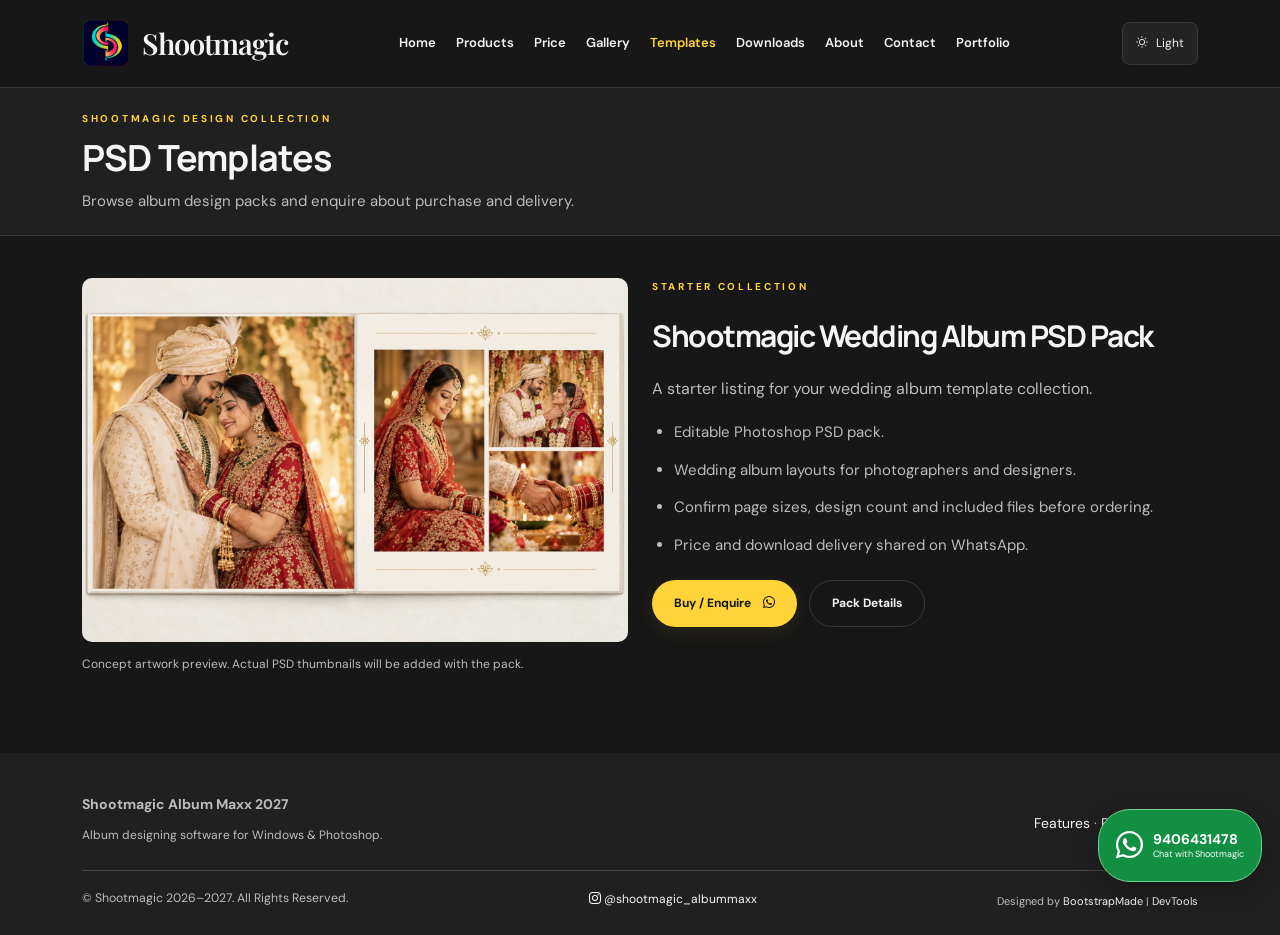
<file: templates.html>
<!DOCTYPE html>
<html lang="en">

<head>
  <meta charset="utf-8">
  <meta content="width=device-width, initial-scale=1.0" name="viewport">
  <title>PSD Templates | Shootmagic</title>
  <meta name="description" content="Tools for photographers, album designers and editing studios.">
  <meta name="keywords" content="">

  <!-- Favicons -->
  <link href="assets/img/shootmagic-logo.png" rel="icon">
  <link href="assets/img/shootmagic-logo.png" rel="apple-touch-icon">

  <!-- Fonts -->
  <link href="https://fonts.googleapis.com" rel="preconnect">
  <link href="https://fonts.gstatic.com" rel="preconnect" crossorigin>
  <link href="https://fonts.googleapis.com/css2?family=DM+Sans:wght@400;500;600;700&family=Manrope:wght@400;500;600;700;800&family=Playfair+Display:ital,wght@0,500;0,600;1,500;1,600&display=swap" rel="stylesheet">

  <!-- Vendor CSS Files -->
  <link href="assets/vendor/bootstrap/css/bootstrap.min.css" rel="stylesheet">
  <link href="assets/vendor/bootstrap-icons/bootstrap-icons.css" rel="stylesheet">
  <link href="assets/vendor/aos/aos.css" rel="stylesheet">
  <link href="assets/vendor/glightbox/css/glightbox.min.css" rel="stylesheet">
  <link href="assets/vendor/swiper/swiper-bundle.min.css" rel="stylesheet">

  <!-- Main CSS File -->
  <link href="assets/css/main.css" rel="stylesheet">
<link href="assets/css/shootmagic.css" rel="stylesheet">

  <!-- =======================================================
  * Template Name: Instant
  * Template URL: https://bootstrapmade.com/newtemplate-bootstrap-website-template/
  * Updated: Jul 07 2025 with Bootstrap v5.3.7
  * Author: BootstrapMade.com
  * License: https://bootstrapmade.com/license/
  ======================================================== -->
<script>try{document.documentElement.dataset.theme=localStorage.getItem("shootmagic-theme")||"dark"}catch(e){document.documentElement.dataset.theme="dark"}</script>
</head>

<body class="index-page" data-theme="dark">

  <header id="header" class="header d-flex align-items-center fixed-top"><div class="container position-relative d-flex align-items-center justify-content-between"><a href="index.html" class="logo d-flex align-items-center"><img class="brand-logo" src="assets/img/shootmagic-logo.png" width="48" height="48" alt="Shootmagic logo"><span class="brand-name">Shootmagic</span></a><nav id="navmenu" class="navmenu"><ul><li><a href="index.html">Home</a></li><li><a href="products.html">Products</a></li><li><a href="price.html">Price</a></li><li><a href="gallery.html">Gallery</a></li><li><a href="templates.html" aria-current="page">Templates</a></li><li><a href="downloads.html">Downloads</a></li><li><a href="about.html">About</a></li><li><a href="contact.html">Contact</a></li><li><a href="portfolio.html">Portfolio</a></li></ul><i class="mobile-nav-toggle d-xl-none bi bi-list" aria-label="Toggle navigation" role="button" tabindex="0"></i></nav><button class="theme-toggle" type="button" aria-label="Switch color theme"><i class="bi bi-sun"></i><span>Light</span></button></div></header>

  <main class="main compact-page templates-page"><section class="page-intro"><div class="container"><span class="eyebrow">SHOOTMAGIC DESIGN COLLECTION</span><h1>PSD Templates</h1><p>Browse album design packs and enquire about purchase and delivery.</p></div></section><section class="section"><div class="container"><article class="template-pack row gy-4"><div class="col-lg-6"><a href="assets/img/wedding-album-demo.webp" target="_blank" rel="noopener"><img class="template-preview" src="assets/img/wedding-album-demo.webp" alt="Wedding album artwork preview"></a><p class="template-caption">Concept artwork preview. Actual PSD thumbnails will be added with the pack.</p></div><div class="col-lg-6"><span class="eyebrow">STARTER COLLECTION</span><h2>Shootmagic Wedding Album PSD Pack</h2><p>A starter listing for your wedding album template collection.</p><ul class="product-bullets"><li>Editable Photoshop PSD pack.</li><li>Wedding album layouts for photographers and designers.</li><li>Confirm page sizes, design count and included files before ordering.</li><li>Price and download delivery shared on WhatsApp.</li></ul><div class="actions"><a class="button primary wa-link" href="contact.html" data-message="Hi, I am interested in Shootmagic Wedding Album PSD Pack. Please share actual previews, price, sizes and included files.">Buy / Enquire <i class="bi bi-whatsapp"></i></a><a class="button outline" href="contact.html">Pack Details</a></div></div></article></div></section></main>

  <footer id="footer" class="footer light-background"><div class="container py-4"><div class="footer-row"><div><strong>Shootmagic Album Maxx 2027</strong><p>Album designing software for Windows & Photoshop.</p></div><div><a href="index.html#features">Features</a> · <a href="index.html#pricing">Plans</a> · <a href="contact.html">Contact</a></div></div><hr><div class="footer-row"><small>© Shootmagic 2026–2027. All Rights Reserved.</small><a href="https://www.instagram.com/shootmagic_albummaxx/" target="_blank" rel="noopener noreferrer"><i class="bi bi-instagram"></i> @shootmagic_albummaxx</a><div class="credits">Designed by <a href="https://bootstrapmade.com/">BootstrapMade</a> | <a href="https://bootstrapmade.com/tools/">DevTools</a></div></div></div></footer>

  <!-- Scroll Top -->
  <a href="#" id="scroll-top" class="scroll-top d-flex align-items-center justify-content-center"><i class="bi bi-arrow-up-short"></i></a>

  <!-- Vendor JS Files -->
  <script src="assets/vendor/bootstrap/js/bootstrap.bundle.min.js"></script>
  <script src="assets/vendor/php-email-form/validate.js"></script>
  <script src="assets/vendor/aos/aos.js"></script>
  <script src="assets/vendor/glightbox/js/glightbox.min.js"></script>
  <script src="assets/vendor/purecounter/purecounter_vanilla.js"></script>
  <script src="assets/vendor/typed.js/typed.umd.js"></script>
  <script src="assets/vendor/swiper/swiper-bundle.min.js"></script>

  <!-- Main JS File -->
  <script src="assets/js/main.js"></script>

<script src="assets/js/site-config.js"></script>
<script src="assets/js/shootmagic.js"></script>
<script src="assets/js/page-transitions.js"></script>
<script src="assets/js/video-config.js"></script>
<script src="assets/js/videos.js"></script>
<script src="assets/js/slides.js"></script><script src="assets/js/refinements.js"></script><dialog id="image-lightbox" class="image-lightbox" aria-label="Full screen image preview"><button type="button" class="lightbox-close" aria-label="Close full screen preview"><i class="bi bi-x-lg"></i></button><img id="lightbox-image" alt=""><button type="button" class="lightbox-prev" aria-label="Previous preview"><i class="bi bi-chevron-left"></i></button><button type="button" class="lightbox-next" aria-label="Next preview"><i class="bi bi-chevron-right"></i></button><p id="lightbox-caption"></p></dialog><script src="assets/js/lightbox.js"></script><a class="floating-contact" href="https://wa.me/919406431478?text=Hi%2C%20please%20share%20Shootmagic%20Album%20Maxx%202027%20details." target="_blank" rel="noopener noreferrer"><i class="bi bi-whatsapp"></i><span>9406431478<small>Chat with Shootmagic</small></span></a></body>

</html>
</file>
<file: assets/css/shootmagic.css>
:root{--background-color:#fffef9;--default-color:#52615b;--heading-color:#17392e;--accent-color:#426b35;--surface-color:#fff;--contrast-color:#fff;--nav-color:#17392e;--nav-hover-color:#426b35;--nav-mobile-background-color:#fffef9;--nav-dropdown-background-color:#fffef9;--nav-dropdown-color:#17392e;--nav-dropdown-hover-color:#426b35;--heading-font:Arial,sans-serif;--default-font:Arial,sans-serif;--nav-font:Arial,sans-serif}html{scroll-padding-top:95px}body{font-family:Arial,sans-serif}.header{padding:18px 0;background:#fffef9f2;border-bottom:1px solid #e9ede4;backdrop-filter:blur(12px)}.brand-mark{display:grid;place-items:center;background:#183c2e;color:#dced99;font-size:24px;font-weight:800;width:42px;height:42px;border-radius:12px;margin-right:10px}.brand-name{font-size:22px;font-weight:700;color:#17392e;line-height:1.1}.brand-name small{display:block;font-size:9px;letter-spacing:2px;margin-top:6px}.header .btn-getstarted{border-radius:8px;background:#17392e;font-weight:600}.navmenu a{font-size:14px}.section{padding:90px 0}.hero{padding:160px 0 80px;min-height:0;background:radial-gradient(ellipse at 85% 30%,#e7eed7,transparent 50%),#fffef9}.eyebrow{font-size:11px;letter-spacing:2px;font-weight:700;color:#567544;margin-bottom:20px;display:block}.dot{display:inline-block;width:7px;height:7px;border-radius:50%;background:#698847;margin-right:7px}.hero h1{font-size:clamp(40px,4.5vw,66px);font-weight:700;line-height:1.08;letter-spacing:-2.5px;margin:20px 0 24px}.hero h1 span{color:#729149}.hero-copy{font-size:18px;line-height:1.8;max-width:500px}.actions{display:flex;gap:12px;flex-wrap:wrap;margin-top:30px}.button{padding:15px 20px;border-radius:8px;display:inline-flex;align-items:center;justify-content:center;gap:14px;font-size:14px;font-weight:700;text-decoration:none;transition:.2s}.primary{background:#17392e;color:#fff}.primary:hover{background:#2c5744;color:#fff;transform:translateY(-2px)}.outline{border:1px solid #bcc7b7;background:transparent;color:#17392e}.outline:hover{background:#edf1e6;color:#17392e}.hero-tags{display:flex;gap:22px;flex-wrap:wrap;font-size:12px;margin-top:26px}.hero-tags i{margin-right:6px}.product-visual{max-width:550px;margin:auto;background:#183c2f;border:7px solid #fff;border-radius:18px;box-shadow:0 28px 70px #1d382a22;color:#e8efd8;transform:rotate(-2deg)}.visual-top{padding:18px 22px;display:flex;justify-content:space-between;font-size:9px;letter-spacing:1.4px;border-bottom:1px solid #ffffff20}.visual-content{padding:30px}.visual-label{font-size:9px;letter-spacing:3px;color:#b5c8a7}.product-title{font-size:56px;line-height:1.05;letter-spacing:-2px;margin:15px 0 24px;font-weight:400}.product-title b{font-size:82px;color:#dfed9e}.product-title sup{font-size:15px;letter-spacing:0;margin-left:10px;top:-2.5em}.album-grid{display:grid;grid-template-columns:1.5fr 1fr 1fr;gap:8px;height:140px;background:#f2edda;padding:9px;border-radius:3px}.album-grid div{background:linear-gradient(135deg,#afbd93,#5e7e69);border:3px solid #fff9}.album-grid div:first-child{grid-row:span 2}.album-grid div:nth-child(2){grid-column:span 2;background:linear-gradient(135deg,#d4b891,#968564)}.visual-bottom{font-size:10px;letter-spacing:1px;margin-top:24px;display:flex;justify-content:space-between;gap:8px}.visual-caption{background:#102c22;padding:12px;text-align:center;font-size:10px;color:#b9c5af}.workflow-strip{border-top:1px solid #e0e7d9;border-bottom:1px solid #e0e7d9;padding:24px 0}.workflow-strip .container{display:flex;justify-content:space-between;align-items:center;gap:16px;flex-wrap:wrap;font-size:11px;letter-spacing:1px}.workflow-strip span{font-size:13px;letter-spacing:0}.section-heading{margin-bottom:40px}.section-heading h2,h2{font-size:clamp(30px,3vw,44px);font-weight:700;letter-spacing:-1.5px;line-height:1.2;margin-bottom:20px}.section-heading p{max-width:550px}.text-center p{margin-left:auto;margin-right:auto}.feature-card{height:100%;padding:30px;border:1px solid #e2e7dc;border-radius:12px;background:#fff;transition:.2s}.feature-card:hover{transform:translateY(-4px);box-shadow:0 14px 28px #17392e0c}.feature-card>i{font-size:25px;color:#4c7440;background:#eef3e5;border-radius:10px;padding:12px;display:inline-block;margin-bottom:24px}.feature-card h3{font-size:20px;font-weight:700;letter-spacing:-.4px}.feature-card p{font-size:14px;line-height:1.8;margin:16px 0 0}.light-background{--background-color:#f1f4e9;--surface-color:#fff}.accent{color:#729149}.text-link{font-weight:700;color:#17392e;display:inline-block;margin-top:12px}.step{display:flex;gap:22px;padding:23px 0;border-bottom:1px solid #dce3d3}.step>span{font-size:22px;color:#809c57;font-weight:700}.step h3{font-size:20px;font-weight:700}.step p{font-size:14px;line-height:1.7;margin-bottom:0}.plan-card{border:1px solid #dfe5d7;border-radius:13px;padding:30px;height:100%;background:#fff;display:flex;flex-direction:column}.plan-card.featured{background:#17392e;color:#c9d4ca}.featured h3,.featured .plan-spec,.featured .price-note{color:#fff}.featured .eyebrow{color:#d7e799}.featured .primary{background:#dced99;color:#17392e}.plan-card h3{font-size:26px;font-weight:700}.plan-spec{font-size:29px;font-weight:700;color:#17392e;margin:20px 0 18px}.plan-spec span{font-size:16px;font-weight:400}.plan-card p{font-size:14px}.price-note{padding:20px 0;border-block:1px solid #a0b08f40;margin:12px 0;font-size:21px;font-weight:700;color:#17392e}.plan-list{list-style:none;padding:0;margin:12px 0 26px;font-size:13px}.plan-list li{margin:14px 0}.plan-list i{margin-right:8px}.plan-card .button{margin-top:auto;font-size:12px;padding:15px 10px}.pricing-footnote{text-align:center;font-size:12px;margin-top:24px}.faq-wrap{max-width:870px}details{background:#fff;padding:22px 26px;border-radius:9px;margin-bottom:12px;border:1px solid #e0e6d8}summary{font-weight:700;color:#17392e;cursor:pointer;line-height:1.6}details p{padding-top:18px;margin:0;font-size:14px;line-height:1.8}.contact-panel{border-radius:18px;background:#17392e;padding:50px;color:#bccbbc;display:flex;align-items:center;justify-content:space-between;gap:25px}.contact-panel h2{color:#fff}.contact-panel .eyebrow{color:#dced99}.contact-actions{display:flex;flex-direction:column;align-items:center;gap:14px;flex-shrink:0}.contact-actions .primary{background:#dced99;color:#17392e}.contact-phone{font-size:20px;color:#fff;font-weight:700}.contact-actions small{font-size:11px}.footer-row{display:flex;justify-content:space-between;align-items:center;gap:20px;flex-wrap:wrap}.footer p{font-size:12px;margin:8px 0}.footer a{color:#426b35}.footer .credits{font-size:11px}.floating-wa{position:fixed;right:20px;bottom:22px;width:52px;height:52px;border-radius:50%;background:#17392e;color:#fff;display:grid;place-items:center;font-size:27px;z-index:998;box-shadow:0 4px 18px #0003}.floating-wa:hover{color:#dced99}.scroll-top{right:82px}.button:focus-visible,a:focus-visible,summary:focus-visible,.mobile-nav-toggle:focus-visible{outline:3px solid #a4c35f;outline-offset:4px}@media(max-width:991px){.hero{padding-top:125px}.product-visual{margin-top:18px;transform:none}.contact-panel{flex-direction:column;align-items:flex-start}.section{padding:65px 0}.hero h1{letter-spacing:-1.6px}}@media(max-width:575px){.brand-name{font-size:17px}.brand-mark{width:32px;height:32px;font-size:20px}.brand-name small{font-size:7px;letter-spacing:1.5px}.header .btn-getstarted{font-size:11px;padding:9px 11px;margin-left:10px}.hero h1{font-size:42px}.hero-copy{font-size:16px}.visual-content{padding:24px}.product-title{font-size:45px}.product-title b{font-size:68px}.visual-top{font-size:7px;padding:15px}.visual-bottom{font-size:8px;letter-spacing:0}.workflow-strip .container{justify-content:center}.workflow-strip span{width:100%;text-align:center}.workflow-strip b{font-size:9px}.contact-panel{padding:30px 22px}.contact-panel h2{font-size:30px}.footer-row{align-items:flex-start}.hero-tags{gap:16px}}@media(prefers-reduced-motion:reduce){html{scroll-behavior:auto!important}*,*::before,*::after{transition:none!important;animation:none!important}}

/* Dark gray / yellow default, white / yellow optional. */
:root,[data-theme="dark"]{--background-color:#171717;--surface-color:#242424;--default-color:#bcbcbc;--heading-color:#f5f5f5;--accent-color:#ffd43b;--contrast-color:#171717;--nav-color:#f3f3f3;--nav-hover-color:#ffd43b;--nav-mobile-background-color:#242424;--nav-dropdown-background-color:#242424;--nav-dropdown-color:#fff;--nav-dropdown-hover-color:#ffd43b;--panel:#242424;--panel-alt:#202020;--line:#393939;--text:#f5f5f5;--muted:#bcbcbc;--page:#171717}
html[data-theme="light"]{--background-color:#fff;--surface-color:#fff;--default-color:#555;--heading-color:#202020;--nav-color:#202020;--nav-mobile-background-color:#fff;--nav-dropdown-background-color:#fff;--nav-dropdown-color:#202020;--panel:#fff;--panel-alt:#faf9f4;--line:#e6e2d7;--text:#202020;--muted:#626262;--page:#fff}
body{background:var(--page);color:var(--muted)}h1,h2,h3,h4,h5,h6{color:var(--text)}.header{background:var(--page);border-color:var(--line)}.brand-name{color:var(--text)}.brand-mark{background:#ffd43b;color:#171717}.theme-toggle{background:var(--panel);color:var(--text);border:1px solid var(--line);border-radius:8px;padding:10px 13px;display:flex;gap:8px;align-items:center;font-size:12px;margin-left:12px}.hero{background:radial-gradient(ellipse at 90% 30%,#ffd43b0b,transparent 55%),var(--page)}.hero h1 span,.accent,.eyebrow,.feature-card>i,.step>span,.text-link{color:#ffd43b}.dot{background:#ffd43b}.primary,.featured .primary,.contact-actions .primary{background:#ffd43b;color:#171717}.primary:hover,.featured .primary:hover{background:#f4c523;color:#171717}.outline{color:var(--text);border-color:var(--line)}.outline:hover{background:var(--panel-alt);color:var(--text)}.feature-card,.plan-card,details{background:var(--panel);border-color:var(--line);color:var(--muted)}.feature-card>i{background:#ffd43b15}.light-background,.workflow-strip{background:var(--panel-alt);--background-color:var(--panel-alt);border-color:var(--line)}.plan-card.featured{background:var(--panel-alt);border:2px solid #ffd43b;color:var(--muted)}.featured h3,.featured .plan-spec,.featured .price-note,.plan-spec,.price-note,summary{color:var(--text)}.featured .eyebrow{color:#ffd43b}.step{border-color:var(--line)}.product-visual{background:#262626;border-color:#3e3e3e;color:#f3f3f3;box-shadow:0 28px 70px #0004}.product-title b{color:#ffd43b}.visual-label{color:#ffd43b}.visual-caption{background:#202020;color:#bcbcbc}.album-grid{background:#ddd7c3}.album-grid div{background:linear-gradient(135deg,#a89c75,#625943)}.album-grid div:nth-child(2){background:linear-gradient(135deg,#d5c183,#8f7b45)}.contact-panel{background:var(--panel-alt);border:1px solid var(--line);color:var(--muted)}.contact-panel h2,.contact-phone{color:var(--text)}.contact-panel .eyebrow{color:#ffd43b}.footer a{color:var(--text)}.footer{background:var(--panel-alt)}.page-intro{padding:150px 0 55px;border-bottom:1px solid var(--line);background:var(--panel-alt)}.page-intro h1{font-size:clamp(36px,5vw,60px);letter-spacing:-2px;font-weight:700}.page-intro p{max-width:660px;font-size:17px;line-height:1.8}.product-card{display:flex;flex-direction:column;height:100%;padding:32px;border:1px solid var(--line);border-radius:14px;background:var(--panel)}.product-card h2{font-size:28px}.product-card p{line-height:1.8}.product-card .actions{margin-top:auto;padding-top:24px}.product-symbol{height:140px;display:grid;place-items:center;background:var(--panel-alt);border-radius:8px;margin-bottom:24px;color:#ffd43b;font-size:52px}.badge-status{font-size:10px;letter-spacing:1.5px;color:#ffd43b;margin-bottom:16px}.download-disabled{background:var(--panel-alt);color:var(--muted);border:1px solid var(--line);cursor:not-allowed}.info-box{padding:30px;background:var(--panel);border:1px solid var(--line);border-radius:12px;height:100%}.info-box p{line-height:1.9}.info-box h3{font-size:23px}.info-box ul{padding-left:20px;line-height:2}.detail-list{line-height:2.2}.contact-demo{font-size:18px;color:var(--text);overflow-wrap:anywhere}.demo-note{padding:15px;background:#ffd43b12;border-left:3px solid #ffd43b;font-size:13px;margin:22px 0}html[data-theme="light"] .eyebrow,html[data-theme="light"] .text-link,html[data-theme="light"] .accent,html[data-theme="light"] .step>span,html[data-theme="light"] .badge-status{color:#8c6d00}html[data-theme="light"] .hero h1 span{color:#a27b00}html[data-theme="light"] .product-visual{border-color:#f5e7ab}a:focus-visible,button:focus-visible,summary:focus-visible{outline:3px solid #ffd43b;outline-offset:4px}@media(max-width:575px){.theme-toggle{padding:9px;font-size:11px}.page-intro{padding-top:125px}.product-card{padding:24px}.navmenu{margin-left:auto}.product-card .button{font-size:12px}}

/* Premium typography, imagery and motion */
:root{--heading-font:'Manrope',Arial,sans-serif;--default-font:'DM Sans',Arial,sans-serif;--nav-font:'DM Sans',Arial,sans-serif}body{font-family:var(--default-font);line-height:1.75}h1,h2,h3,h4,h5,h6,.brand-name{font-family:var(--heading-font)}.header{padding:16px 0;transition:box-shadow .4s,background-color .4s}.scrolled .header{box-shadow:0 8px 35px #0002}.brand-name{font-size:24px;letter-spacing:-1px}.hero{overflow:hidden;padding-top:140px;padding-bottom:70px}.hero h1{font-family:'Manrope',Arial,sans-serif;font-weight:800;font-size:clamp(42px,4.6vw,67px);line-height:1.14;letter-spacing:-3px}.hero h1 span{font-family:'Playfair Display',Georgia,serif;font-weight:500;font-style:italic;letter-spacing:-2px}.hero-copy{line-height:1.85;font-size:18px}.hero-pack{position:relative;margin:0 auto;max-width:480px;padding:18px 45px 0;text-align:center}.hero-pack>img{position:relative;width:100%;height:auto;max-height:580px;object-fit:contain;border-radius:18px;z-index:1;filter:drop-shadow(0 28px 35px #0004);transition:transform .8s cubic-bezier(.2,.7,.2,1)}.hero-pack:hover>img{transform:translateY(-8px) rotate(-1deg)}.pack-orbit{position:absolute;inset:12% 0 12%;border-radius:50%;background:radial-gradient(circle,#ffd43b24,transparent 65%);border:1px solid #ffd43b17;transform:rotate(-20deg)}.pack-chip{position:absolute;z-index:2;display:flex;align-items:center;gap:10px;padding:12px 17px;border-radius:12px;background:var(--panel);border:1px solid var(--line);box-shadow:0 14px 35px #0002;font-size:11px;color:var(--text);font-weight:600}.pack-chip i{color:#ffd43b;font-size:19px}.chip-one{left:0;top:26%}.chip-two{right:0;bottom:18%}.hero-pack figcaption,figure figcaption{font-size:10px;color:var(--muted);letter-spacing:.3px;padding-top:14px}.section-heading h2,.contact-panel h2{font-weight:800}.section-heading .eyebrow{margin-bottom:16px}.eyebrow{font-size:10px;letter-spacing:2.7px}.button{font-family:'DM Sans',Arial,sans-serif;box-shadow:none;transition:transform .3s,background-color .3s,box-shadow .3s}.button.primary:hover{box-shadow:0 8px 24px #ffd43b25;transform:translateY(-3px)}.feature-card{position:relative;overflow:hidden;padding:32px;border-radius:16px;transition:transform .45s,box-shadow .45s,border-color .45s}.feature-card:hover{border-color:#ffd43b70;box-shadow:0 18px 45px #0002;transform:translateY(-7px)}.feature-card>i{border:1px solid #ffffff15;background:linear-gradient(135deg,#ffd43b30,#ff9b3d15);color:#ffcc39;width:56px;height:56px;display:grid;place-items:center}.col-md-6:nth-child(2) .feature-card>i{background:linear-gradient(135deg,#9873ff30,#507aff15);color:#af96ff}.col-md-6:nth-child(3) .feature-card>i{background:linear-gradient(135deg,#ff688a30,#ff956215);color:#ff839f}.col-md-6:nth-child(4) .feature-card>i{background:linear-gradient(135deg,#48b7ff30,#3de2d615);color:#61cfff}.col-md-6:nth-child(5) .feature-card>i{background:linear-gradient(135deg,#ff866630,#e64c8e15);color:#ff927a}.col-md-6:nth-child(6) .feature-card>i{background:linear-gradient(135deg,#3edca430,#58bd6515);color:#62d6a4}html[data-theme="light"] .feature-card>i{filter:saturate(1.5);color:#a47a00}html[data-theme="light"] .col-md-6:nth-child(2) .feature-card>i{color:#6c42bf}html[data-theme="light"] .col-md-6:nth-child(3) .feature-card>i{color:#c3466b}html[data-theme="light"] .col-md-6:nth-child(4) .feature-card>i{color:#087da5}html[data-theme="light"] .col-md-6:nth-child(5) .feature-card>i{color:#c15239}html[data-theme="light"] .col-md-6:nth-child(6) .feature-card>i{color:#178454}.showcase-section{background:var(--panel-alt)}.showcase-section h2{font-size:42px;line-height:1.2;font-weight:800}.showcase-section h2 em{font-family:'Playfair Display',Georgia,serif;font-weight:500;color:#ffd43b}html[data-theme="light"] .showcase-section h2 em{color:#927000}.showcase-section .button{font-size:11px;margin-top:16px}.album-showcase{margin:0;padding:14px;background:var(--panel);border:1px solid var(--line);border-radius:15px;box-shadow:0 25px 60px #0002;transform:rotate(-1.4deg);transition:transform .7s}.album-showcase:hover{transform:rotate(0)}.album-showcase img{width:100%;height:auto;border-radius:8px}.album-showcase figcaption{text-align:center;font-size:9px}.product-pack{height:310px;background:radial-gradient(ellipse,#ffd43b15,transparent 70%),var(--panel-alt)}.product-pack img{height:280px;width:auto;max-width:100%;object-fit:contain;border-radius:10px;transition:transform .6s}.product-card:hover .product-pack img{transform:translateY(-6px)}.product-card{transition:transform .4s,border-color .4s}.product-card:hover{transform:translateY(-5px);border-color:#ffd43b66}.product-card h2{font-size:26px;line-height:1.35;letter-spacing:-.7px}.product-symbol:not(.product-pack){color:#b59bff;background:linear-gradient(135deg,#9c66ff15,#457aff12)}.detail-pack{float:right;width:220px;margin:0 0 20px 28px;text-align:center}.detail-pack img{width:100%;height:auto;border-radius:12px}.download-art,.about-art{overflow:hidden;border-radius:12px;margin-bottom:25px}.download-art img,.about-art img{width:100%;height:auto;transition:transform .7s}.download-art:hover img,.about-art:hover img{transform:scale(1.04)}.reveal{opacity:0;transform:translateY(24px);transition:opacity .8s ease,transform .8s cubic-bezier(.2,.7,.2,1)}.reveal.in-view{opacity:1;transform:translateY(0)}.theme-toggle{transition:background .3s,color .3s,transform .3s}.theme-toggle:hover{transform:translateY(-2px);border-color:#ffd43b}.navmenu a[aria-current="page"]{color:var(--accent-color)}@media(max-width:991px){.hero{padding-top:130px}.hero-pack{max-width:440px}.showcase-section h2{font-size:36px}.detail-pack{width:180px}}@media(max-width:575px){.hero h1{font-size:43px;letter-spacing:-1.8px}.hero h1 span{letter-spacing:-1.2px}.hero-pack{padding-inline:25px;max-width:350px}.pack-chip{font-size:9px;padding:9px 12px}.chip-one{left:-3px}.chip-two{right:-3px}.hero-pack>img{max-height:460px}.detail-pack{float:none;width:220px;margin:0 auto 30px}.brand-name{font-size:19px}.album-showcase{transform:none}}@media(prefers-reduced-motion:reduce){.reveal{opacity:1;transform:none}.hero-pack:hover>img,.album-showcase:hover,.product-card:hover{transform:none}}

.screens-grid{display:grid;grid-template-columns:repeat(2,minmax(0,1fr));gap:28px}.screen-card{margin:0;border:1px solid var(--line);background:var(--panel);border-radius:16px;overflow:hidden;transition:transform .4s,border-color .4s,box-shadow .4s}.screen-card:hover{transform:translateY(-5px);border-color:#ffd43b88;box-shadow:0 20px 40px #0002}.screen-open{position:relative;border:0;display:block;width:100%;padding:22px;background:radial-gradient(circle at top right,#ffd43b0c,transparent 65%),var(--panel-alt);cursor:zoom-in}.screen-open img{display:block;width:100%;height:290px;object-fit:contain;filter:drop-shadow(0 6px 16px #0003)}.screen-zoom{position:absolute;right:12px;bottom:12px;background:#171717de;color:#ffd43b;border:1px solid #ffd43b44;border-radius:25px;padding:7px 12px;font-size:10px;opacity:0;transform:translateY(5px);transition:.3s}.screen-open:hover .screen-zoom,.screen-open:focus-visible .screen-zoom{opacity:1;transform:none}.screen-card figcaption{padding:20px 24px;display:flex;align-items:center;gap:14px;color:var(--text);font-size:14px}.screen-index{color:#ffd43b;background:#ffd43b15;border-radius:7px;padding:6px 9px;font-size:11px}html[data-theme="light"] .screen-index{color:#866500}.section-heading em,.page-intro em{font-family:'Playfair Display',Georgia,serif;font-weight:500;color:#ffd43b}html[data-theme="light"] .section-heading em,html[data-theme="light"] .page-intro em{color:#947100}.screen-filter{display:flex;gap:10px;flex-wrap:wrap;margin-bottom:35px}.screen-filter button{background:var(--panel);border:1px solid var(--line);border-radius:30px;padding:10px 20px;font-size:12px;color:var(--text);transition:.3s}.screen-filter button.active{background:#ffd43b;color:#171717;border-color:#ffd43b}.gallery-item[hidden]{display:none}.screen-dialog{background:var(--panel);color:var(--text);border:1px solid var(--line);border-radius:16px;max-width:1200px;width:94vw;max-height:94vh;padding:20px;box-shadow:0 25px 90px #0008}.screen-dialog::backdrop{background:#000c;backdrop-filter:blur(8px)}.screen-toolbar{display:flex;align-items:center;justify-content:space-between;gap:12px;margin-bottom:18px}.screen-toolbar h2{font-size:19px;letter-spacing:-.3px;margin:0}.screen-toolbar>div{display:flex;gap:10px;flex-shrink:0}.screen-toolbar button{background:var(--panel-alt);color:var(--text);border:1px solid var(--line);padding:9px 12px;border-radius:8px;font-size:11px}.screen-toolbar button[aria-pressed="true"]{background:#ffd43b;color:#171717}.screen-stage{position:relative;text-align:center;background:#111;border-radius:10px;overflow:hidden;line-height:0}.screen-stage img{max-width:100%;max-height:66vh;width:auto;height:auto;object-fit:contain}.screen-hint{font-size:11px;margin:15px 0 0}.screen-dialog .text-link{font-size:12px}#screen-lens{display:none;position:absolute;pointer-events:none;width:140px;height:140px;border:3px solid #ffd43b;border-radius:50%;background-repeat:no-repeat;box-shadow:0 3px 25px #0008;z-index:3}.navmenu a{padding-inline:12px}@media(max-width:767px){.screens-grid{grid-template-columns:1fr;gap:20px}.screen-open img{height:240px}.screen-toolbar{align-items:flex-start}.screen-toolbar h2{font-size:14px;line-height:1.6}.screen-toolbar button{font-size:10px;padding:8px}.screen-dialog{padding:14px}.screen-zoom{opacity:1;transform:none}.screen-card figcaption{padding:16px;font-size:13px}}@media(prefers-reduced-motion:reduce){.screen-card:hover{transform:none}}

.brand-logo{width:48px!important;height:48px!important;object-fit:contain;margin-right:12px!important;max-height:48px!important}.brand-name{font-family:'Playfair Display',Georgia,serif;font-size:29px;font-weight:600;letter-spacing:-1px;line-height:1}.direct-slider{width:100%;outline-offset:8px}.slide-viewport{overflow:hidden}.slide-track{display:flex;transition:transform .65s cubic-bezier(.2,.7,.2,1);align-items:flex-start}.direct-slide{flex:0 0 100%;width:100%;margin:0;text-align:center}.direct-slide img{display:block;width:100%;height:auto;max-height:720px;object-fit:contain;background:transparent;border-radius:0;box-shadow:none}.direct-slide figcaption{font-size:12px;padding:14px 5px;color:var(--muted)}.slide-controls{display:flex;align-items:center;justify-content:center;gap:22px;margin-top:16px}.slide-prev,.slide-next{width:46px;height:46px;border:1px solid var(--line);background:var(--panel);color:var(--text);border-radius:50%;transition:.3s}.slide-prev:hover,.slide-next:hover{background:#ffd43b;color:#171717}.slide-dots{display:flex;flex-wrap:wrap;justify-content:center;gap:9px;max-width:380px}.slide-dot{width:8px;height:8px;border:0;border-radius:8px;background:var(--muted);padding:0;opacity:.4;transition:.3s}.slide-dot.active{width:25px;background:#ffd43b;opacity:1}.slide-count{font-size:11px;white-space:nowrap}.slide-note{font-size:10px;text-align:center;margin-top:18px}.overview-section{background:linear-gradient(160deg,#ffd43b05,transparent 40%),var(--page)}.plan-spec{font-size:26px}.plan-spec span{font-size:14px}.plan-card{padding:25px}.header .logo{flex-shrink:0}.navmenu a{font-size:13px;padding-inline:10px}@media(max-width:575px){.brand-name{font-size:25px}.brand-logo{width:37px!important;height:37px!important;margin-right:8px!important}.slide-controls{gap:12px}.slide-dots{max-width:170px;gap:6px}.slide-prev,.slide-next{width:38px;height:38px}.direct-slide figcaption{font-size:10px}.slide-note{font-size:9px}}

/* Refinement based on the supplied Instant demo recording */
html[data-theme="dark"]{--page:#101010;--panel:#1c1c1c;--panel-alt:#171717;--line:#303030;--default-color:#b7b7b7;--muted:#b7b7b7;--heading-color:#f5f5f5;--text:#f5f5f5}.container{max-width:1140px}.section{padding:88px 0}.section-heading h2{font-size:34px;letter-spacing:-1.2px}.section-heading.text-center .eyebrow:before,.section-heading.text-center .eyebrow:after{content:'';display:inline-block;width:30px;height:1px;background:#ffd43b;margin:0 12px;vertical-align:middle}.section-heading.text-center p{font-size:14px}.header{padding:14px 0}.button{border-radius:30px;padding:12px 22px;font-size:12px;gap:12px}.primary{box-shadow:0 5px 20px #ffd43b14}.hero{padding-top:145px}.hero-copy{font-size:16px}.feature-card{border-radius:7px;background:var(--panel);padding:27px}.feature-card h3{font-size:18px}.feature-card p{font-size:13px}.feature-tabs{display:grid;grid-template-columns:repeat(4,1fr);gap:16px;margin:40px 0 25px}.feature-tabs button{display:flex;align-items:center;gap:14px;text-align:left;background:var(--panel);border:1px solid var(--line);padding:19px;border-radius:8px;color:var(--text);transition:background .35s,transform .35s,box-shadow .35s}.feature-tabs button>i{color:#ffd43b;font-size:22px}.feature-tabs span{font-size:13px;font-weight:700}.feature-tabs small{display:block;font-size:9px;font-weight:400;margin-top:4px;opacity:.7}.feature-tabs button[aria-selected="true"]{background:#ffd43b;color:#171717;border-color:#ffd43b;box-shadow:0 9px 27px #ffd43b20}.feature-tabs button[aria-selected="true"]>i{color:#171717}.feature-tabs button:hover{transform:translateY(-3px)}.feature-panels{padding:38px;background:var(--panel-alt);border:1px solid var(--line);border-radius:9px}.feature-panel[hidden]{display:none}.feature-panel{animation:panel-enter .5s ease}.feature-panel h3{font-size:30px;line-height:1.3;font-weight:800;letter-spacing:-1px;margin:18px 0}.feature-panel h3 em{font-family:'Playfair Display',Georgia,serif;font-weight:500;color:#ffd43b}.feature-panel p{font-size:14px}.feature-panel ul{list-style:none;padding:0;font-size:12px;margin:24px 0}.feature-panel li{margin:11px 0}.feature-panel li i{color:#ffd43b;margin-right:9px}.panel-icon{display:inline-grid;place-items:center;background:#ffd43b;color:#171717;width:48px;height:48px;border-radius:12px;font-size:23px}.panel-visual{margin:0}.panel-visual img{width:100%;height:auto;max-height:420px;object-fit:contain;filter:drop-shadow(0 15px 25px #0003)}.panel-visual figcaption{font-size:10px;text-align:center}.faq-companion{background:var(--panel);border:1px solid var(--line);height:100%;padding:38px 28px;text-align:center;border-radius:8px}.faq-companion>i{display:block;color:#ffd43b;font-size:38px;margin-bottom:25px}.faq-companion h3{font-size:24px;font-weight:700}.faq-companion p{font-size:13px;line-height:1.9;margin:22px 0}.faq-companion small{display:block;font-size:10px;margin-top:22px}#faq details{border-radius:5px;padding:20px 24px;background:var(--panel);border:1px solid var(--line);margin-bottom:14px}#faq summary{font-size:14px;list-style:none;display:flex;justify-content:space-between;gap:20px}#faq summary:after{content:'+';color:#ffd43b;font-size:18px}#faq details[open] summary:after{content:'−'}#faq details[open] summary{color:#ffd43b}#faq details p{font-size:13px}.contact-method{display:flex;gap:18px;align-items:center;padding:22px;margin-top:15px;background:var(--panel);border:1px solid var(--line);border-radius:7px}.contact-method>i{color:#ffd43b;font-size:21px}.contact-method strong{font-size:14px;color:var(--text)}.contact-method p{font-size:12px;margin:4px 0 0}.demo-contact-form{padding:36px;background:var(--panel);border:1px solid var(--line);border-radius:12px}.demo-contact-form h3{font-size:25px;font-weight:700}.demo-contact-form>p{font-size:12px}.demo-contact-form label{font-size:12px;color:var(--text);margin:6px 0}.demo-contact-form input,.demo-contact-form textarea,.demo-contact-form select{width:100%;padding:12px;background:var(--page);border:1px solid var(--line);border-radius:5px;color:var(--text);font-size:13px}.demo-contact-form input:focus,.demo-contact-form textarea:focus,.demo-contact-form select:focus{outline:1px solid #ffd43b}.demo-contact-form .button{border:0;margin-top:22px}.demo-contact-form output{display:none;white-space:pre-wrap;overflow-wrap:anywhere;background:var(--page);padding:20px;margin-top:20px;font-size:12px;border-left:3px solid #ffd43b}.demo-contact-form output.visible{display:block}.plan-card{border-radius:8px;transition:transform .4s,border-color .4s}.plan-card:hover{transform:translateY(-5px);border-color:#ffd43b}.plan-card h3{font-size:23px}.footer{padding-top:15px}.direct-slide img{max-height:650px}@keyframes panel-enter{from{opacity:0;transform:translateY(10px)}to{opacity:1;transform:none}}html[data-theme="light"] .feature-panel h3 em,html[data-theme="light"] #faq details[open] summary{color:#957000}@media(max-width:991px){.feature-tabs{grid-template-columns:repeat(2,1fr)}.feature-panels{padding:25px}}@media(max-width:575px){.section{padding:60px 0}.feature-tabs{gap:9px}.feature-tabs button{padding:14px 10px;gap:9px}.feature-tabs span{font-size:11px}.feature-tabs small{font-size:8px}.feature-tabs button>i{font-size:17px}.feature-panels{padding:20px}.feature-panel h3{font-size:27px}.section-heading h2{font-size:29px}.demo-contact-form{padding:24px}.hero h1{font-size:40px}.contact-method{padding:18px}}@media(prefers-reduced-motion:reduce){.feature-panel{animation:none}}

.banner-intro{padding:110px 0 15px}.banner-intro+.hero{padding-top:55px}.banner-slider .direct-slide img{width:100%;max-height:none}.direct-slider{position:relative}.slide-prev,.slide-next{position:absolute;top:calc(50% - 45px);z-index:5;border-radius:8px;width:45px;height:55px;background:#111b;border:1px solid #ffffff50;color:white;backdrop-filter:blur(8px)}.slide-prev{left:14px}.slide-next{right:14px}.slide-prev:hover,.slide-next:hover{background:#ffd43b;color:#171717}.slide-controls{margin-top:6px;gap:14px}.slide-pause{border:1px solid var(--line);background:var(--panel);color:var(--text);border-radius:16px;padding:4px 12px;font-size:10px}.direct-slide img,.hero-pack>img,.product-pack img,.detail-pack img,.album-showcase img,.panel-visual img{cursor:zoom-in}.image-lightbox{position:fixed;inset:0;margin:auto;background:transparent;border:0;padding:50px 24px 30px;width:100vw;max-width:100vw;height:100dvh;max-height:100dvh;overflow:hidden;text-align:center;color:#fff}.image-lightbox[open]{display:flex;flex-direction:column;align-items:center;justify-content:center}.image-lightbox::backdrop{background:#000d;backdrop-filter:blur(5px)}.image-lightbox img{max-width:96vw;max-height:84dvh;width:auto;height:auto;object-fit:contain}.image-lightbox p{font-size:11px;margin:14px 0 0}.lightbox-close{position:fixed;top:15px;right:20px;color:white;background:#ffffff20;border:1px solid #ffffff50;border-radius:8px;padding:10px 14px;z-index:10}.preview-open{overflow:hidden}.sample-review{padding:30px;background:var(--panel);border:1px solid var(--line);border-radius:10px;height:100%}.sample-label{display:block;font-size:9px;font-weight:700;letter-spacing:1.3px;color:#a99a6e}.sample-stars{color:#ffd43b;letter-spacing:3px;font-size:22px;margin:20px 0}.sample-review blockquote{font-size:15px;line-height:1.8}.sample-review strong{font-size:12px;color:var(--text)}.sample-counts{display:grid;grid-template-columns:repeat(4,1fr);gap:20px;margin-top:35px}.sample-counts>div{text-align:center;padding:25px;background:var(--panel-alt);border:1px solid var(--line);border-radius:8px}.sample-counts strong{display:block;font-size:38px;font-family:'Manrope',sans-serif;color:#ffd43b}.sample-counts>div>span:last-child{font-size:12px}.sample-social{background:linear-gradient(145deg,#6a46c408,#39aad308)}.hero-pack>img{max-height:530px}.footer-row>a{font-size:12px;color:var(--text)}@media(max-width:575px){.banner-intro{padding-top:95px}.banner-intro+.hero{padding-top:35px}.slide-prev,.slide-next{width:30px;height:40px;top:calc(50% - 40px)}.slide-prev{left:5px}.slide-next{right:5px}.sample-counts{grid-template-columns:repeat(2,1fr);gap:12px}.image-lightbox{padding:50px 5px 20px}.image-lightbox img{max-width:98vw}}

/* Full-width top banners: captions overlay image, no lower controls. */
.banner-intro{padding:82px 0 0;width:100%;overflow:hidden}.banner-fullwidth{width:100%;padding:0;margin:0}.banner-slider .direct-slide{position:relative}.banner-slider .direct-slide img{display:block;width:100%;max-height:none;height:clamp(360px,33.333vw,700px);object-fit:cover;cursor:pointer}.banner-slider .direct-slide figcaption{position:absolute;bottom:0;left:0;right:0;text-align:left;background:linear-gradient(transparent,#000c 35%,#000d);padding:38px max(7vw,25px) 28px;color:#fff}.banner-slider figcaption small{display:block;color:#ffd43b;font-size:12px;letter-spacing:2px;margin-bottom:8px}.banner-slider figcaption strong{display:block;font-family:'Manrope',sans-serif;font-size:clamp(22px,2.5vw,45px);line-height:1.2;font-weight:800;margin-bottom:8px}.banner-slider figcaption span{display:block;font-size:clamp(13px,1.1vw,19px);color:#e8e8e8}.banner-slider .slide-controls{height:0;margin:0}.banner-slider .slide-dots,.banner-slider .slide-count{display:none}.banner-slider .slide-prev,.banner-slider .slide-next{top:40%;height:52px;background:#0006}.banner-slider .slide-pause{position:absolute;right:24px;bottom:18px;z-index:6;background:#0008;color:#fff;border-color:#ffffff50}.hero-pack>img,.product-pack img,.detail-pack img,.album-showcase img{cursor:default}@media(max-width:575px){.banner-intro{padding-top:75px}.banner-slider .direct-slide img{height:360px;object-position:60% center}.banner-slider .direct-slide figcaption{padding:30px 20px 45px}.banner-slider figcaption strong{font-size:23px}.banner-slider figcaption small{font-size:9px;letter-spacing:1px}.banner-slider .slide-prev,.banner-slider .slide-next{top:30%;width:30px;height:40px}.banner-slider .slide-pause{bottom:10px;right:15px}}

.banner-slider .direct-slide figcaption{padding-top:14px;padding-bottom:12px;background:#000a}.banner-slider figcaption strong{font-size:clamp(19px,1.7vw,30px);margin-bottom:4px}.banner-slider figcaption span{font-size:13px}.banner-slider figcaption small{font-size:9px;margin-bottom:4px}.banner-wa{position:absolute;right:95px;bottom:18px;z-index:8;background:#149447;color:#fff;padding:9px 16px;border-radius:24px;font-size:12px;font-weight:700;border:1px solid #74dc95}.banner-wa:hover{background:#0b7734;color:white}.floating-contact{position:fixed;right:18px;bottom:18px;z-index:990;display:flex;align-items:center;gap:10px;background:#138f44;color:white;padding:12px 17px;border-radius:32px;box-shadow:0 8px 28px #0004;border:1px solid #72d38a}.floating-contact:hover{color:#fff;background:#0e7c39}.floating-contact>i{font-size:27px}.floating-contact span{font-size:14px;font-weight:700;line-height:1.3}.floating-contact small{display:block;font-size:9px;font-weight:400}.contact-whatsapp{font-size:16px;font-weight:700;color:#20b966}.lightbox-prev,.lightbox-next{position:fixed;top:50%;transform:translateY(-50%);padding:15px 18px;z-index:12;background:#000a;border:1px solid #ffffff80;border-radius:8px;color:white;font-size:20px}.lightbox-prev{left:15px}.lightbox-next{right:15px}.image-lightbox img{max-width:90vw}.price-note>strong{display:block;font-size:30px;color:var(--text)}.price-note .mrp{display:block;font-size:14px;color:var(--muted)}.price-note>small{display:block;font-size:11px;color:#ab8311}.scroll-top{bottom:85px;right:24px}@media(max-width:767px){.banner-slider .direct-slide img{height:auto;min-height:0;object-fit:contain}.banner-slider .direct-slide figcaption{position:relative;padding:10px 18px 55px;text-align:left;background:#08101e}.banner-slider figcaption strong{font-size:20px}.banner-wa{bottom:12px;left:16px;right:auto;font-size:10px;padding:7px 12px}.banner-slider .slide-pause{bottom:14px}.banner-slider .slide-prev,.banner-slider .slide-next{top:20%}.floating-contact{padding:9px 13px}.floating-contact span{font-size:12px}.lightbox-prev,.lightbox-next{padding:10px;font-size:15px}.lightbox-prev{left:4px}.lightbox-next{right:4px}}

/* Product offers and pack details */
#pricing{scroll-margin-top:100px}.pricing-benefits{margin-top:32px}.pricing-benefits .info-box{height:100%}.pricing-benefits .bi{font-size:2rem;color:var(--accent-color,#f5c518)}.app-product-icon{width:62px;height:62px;object-fit:contain;border-radius:14px;margin:0 12px 16px 0}.software-catalog .product-card{height:100%;display:flex;flex-direction:column}.software-catalog .product-card .actions{margin-top:auto;flex-wrap:wrap}.software-catalog .product-pack{height:320px}.software-catalog .product-pack img{height:100%;max-width:100%;object-fit:contain}.software-catalog .price-note{margin-bottom:22px}.pricing-benefits h3{font-size:1.3rem;margin-top:16px}

/* V13: bounded product images keep every title unobstructed. */
.software-catalog .product-card{min-width:0}.software-catalog .product-pack{display:flex;align-items:center;justify-content:center;height:240px;min-height:240px;flex:0 0 240px;width:100%;padding:12px;margin-bottom:24px;overflow:hidden;box-sizing:border-box}.software-catalog .product-pack img{display:block;position:static;width:100%;height:100%;max-width:100%;max-height:216px;min-width:0;min-height:0;object-fit:contain;transform:none;border-radius:0}.software-catalog .product-card:hover .product-pack img{transform:none}.software-catalog .product-card h2{position:relative;font-size:clamp(22px,2vw,27px);line-height:1.3;margin-top:0;margin-bottom:18px}.software-catalog .badge-status{display:block;flex-shrink:0;margin-bottom:12px}@media(max-width:575px){.software-catalog .product-pack{height:220px;min-height:220px;flex-basis:220px}.software-catalog .product-pack img{max-height:196px}}

/* V14: compact page entry and visible first content below navigation. */
.compact-page .page-intro{padding:110px 0 22px}.compact-page .page-intro .eyebrow{margin-bottom:8px;font-size:10px}.compact-page .page-intro h1{font-size:clamp(26px,3vw,36px);line-height:1.22;letter-spacing:-.8px;margin:0 0 10px}.compact-page .page-intro p{font-size:15px;line-height:1.6;margin:0;max-width:850px}.compact-page>.section{padding:30px 0 50px}.compact-page .section-heading{margin-bottom:24px}.compact-page .section-heading h2{font-size:clamp(26px,3vw,36px)}.compact-page .info-box{padding:24px}.compact-page .info-box h2,.compact-page .section h2{font-size:clamp(23px,2.4vw,30px);line-height:1.3}.compact-page .info-box .eyebrow{margin-bottom:10px}.compact-page .info-box p{line-height:1.65}.compact-page .actions{margin-top:20px}.downloads-page .demo-note{margin:0 0 20px;padding:10px 14px}.downloads-page .product-card{padding:24px}.downloads-page .product-symbol{height:90px;flex-shrink:0;margin-bottom:18px}.downloads-page .download-art{height:90px;margin-bottom:18px;overflow:hidden}.downloads-page .download-art img{width:100%;height:100%;object-fit:cover}.about-page .about-art{height:150px;margin-bottom:18px;overflow:hidden}.about-page .about-art img{width:100%;height:100%;object-fit:cover}.contact-page .demo-contact-form{padding:24px}.contact-page .contact-method{margin-bottom:18px}.contact-page .demo-contact-form textarea{min-height:90px;height:90px}.contact-page .demo-contact-form h3{font-size:23px}.contact-page .demo-contact-form p{margin-bottom:16px}.screenshots-page .direct-slide img{height:clamp(220px,calc(100dvh - 340px),560px);width:100%;object-fit:contain;background:var(--panel-alt)}.screenshots-page .direct-slide figcaption{padding:10px 16px}.offer-license{display:block;font-size:13px;font-weight:700;line-height:1.5;color:var(--text);margin:6px 0}.compact-page.software-catalog{padding-top:110px}.products-page>.software-catalog{padding-top:110px}
@media(max-width:767px){.compact-page .page-intro{padding:96px 0 18px}.compact-page>.section{padding:24px 0 40px}.compact-page .page-intro h1{font-size:27px}.compact-page .page-intro p{font-size:14px}.compact-page .info-box{padding:20px}.screenshots-page .direct-slide img{height:clamp(210px,calc(100dvh - 340px),430px)}.about-page .about-art{height:125px}.products-page>.software-catalog{padding-top:98px}}

/* V15 product guides and state summary */
.product-information{border-top:1px solid var(--line)}.product-information .info-box{height:100%}.product-information .info-box h3{font-size:21px}.product-guide{margin-top:48px;padding:28px;background:var(--panel);border:1px solid var(--line);border-radius:14px}.product-guide .eyebrow{margin-bottom:12px}.requirements-table{width:100%;border-collapse:collapse;font-size:14px;line-height:1.7}.requirements-table th,.requirements-table td{padding:16px;border-bottom:1px solid var(--line);vertical-align:top}.requirements-table th{width:25%;color:var(--text);font-weight:700}.installation-steps{padding-left:24px;line-height:1.8}.installation-steps li{padding:8px 0 8px 8px}.state-count-heading{margin-top:36px;margin-bottom:18px}.sample-counts{grid-template-columns:repeat(5,minmax(0,1fr))}.review-location{font-size:12px;margin:8px 0 0}.sample-review p[lang]{font-size:15px;line-height:1.9;margin-top:20px}.sample-counts>div:last-child{border-color:#b59523}@media(max-width:767px){.sample-counts{grid-template-columns:repeat(2,minmax(0,1fr))}.sample-counts>div:last-child{grid-column:1/-1}.product-guide{padding:20px}.requirements-table th,.requirements-table td{padding:12px 8px}.requirements-table th{width:32%}}

/* V16: straightforward document style product details */
.product-information .container{max-width:1060px}.product-information h3{font-size:22px;margin:30px 0 12px}.product-information .product-guide{background:transparent;border:0;border-radius:0;padding:0;margin-top:36px}.product-bullets{padding-left:22px;font-size:15px;line-height:1.85}.product-bullets li{margin-bottom:10px}.product-information .section-heading{margin-bottom:22px}.template-preview{display:block;width:100%;max-height:390px;object-fit:contain;background:var(--panel);border-radius:10px}.template-caption{font-size:12px;margin-top:12px}.template-pack{padding:12px 0}.templates-page h2{font-size:28px}

/* V18 direct event photographs, two columns, no card borders. */
.event-photo-list{display:grid;grid-template-columns:repeat(2,minmax(0,1fr));gap:24px}.event-photo-list>img{display:block;width:100%;height:auto;object-fit:contain;border:0;border-radius:0;box-shadow:none;background:none}.event-gallery-section{border-top:1px solid var(--line)}.price-page #pricing{padding-top:30px}.price-page #pricing .section-heading h2{font-size:30px}@media(max-width:575px){.event-photo-list{gap:12px}}

/* V19: dissolve between pages without vertical reveal jumps. */
@keyframes pageDissolveIn{from{opacity:0}to{opacity:1}}main.main{animation:pageDissolveIn .32s ease-out;transition:opacity .18s ease-in}main.main.page-leaving{opacity:0;pointer-events:none}main.main .reveal,main.main .reveal.in-view{opacity:1;transform:none;transition-delay:0ms!important}main.main [data-aos]{opacity:1!important;transform:none!important}@media(prefers-reduced-motion:reduce){main.main{animation:none;transition:none}main.main.page-leaving{opacity:1}}

/* V20 inline YouTube films and tutorial preview images. */
.video-list,.portfolio-photos{display:grid;grid-template-columns:repeat(2,minmax(0,1fr));gap:28px}.video-screen{position:relative;aspect-ratio:16/9;background:#121212;overflow:hidden}.video-screen>img,.video-screen>iframe{width:100%;height:100%;object-fit:cover;display:block;border:0}.video-screen>img{filter:brightness(.65)}.video-play{position:absolute;top:50%;left:50%;transform:translate(-50%,-50%);width:66px;height:48px;border:0;border-radius:12px;background:#e52b31;color:white;font-size:32px;display:grid;place-items:center}.video-play:hover{background:#bc1620}.video-placeholder-label{position:absolute;bottom:12px;left:14px;background:#0009;color:white;padding:5px 10px;font-size:12px}.video-item h3{font-size:21px;margin:16px 0 8px}.video-item p{font-size:14px;line-height:1.6}.video-youtube{font-size:13px;font-weight:700}.video-status{color:var(--text)}.portfolio-photos img{width:100%;height:280px;object-fit:contain;background:var(--panel-alt)}@media(max-width:575px){.video-list,.portfolio-photos{grid-template-columns:1fr}.portfolio-photos img{height:auto}}

/* V21 founder profile and studio visual. */
.founder-portrait{display:block;width:180px;height:180px;object-fit:cover;border-radius:50%;border:4px solid #ffd43b;padding:4px;background:var(--panel);margin:0 0 24px;box-shadow:0 8px 28px #0002}.founder-role{color:var(--text);font-weight:600;font-size:15px}.founder-instagram{display:inline-flex;gap:8px;align-items:center;margin-bottom:18px;font-size:14px;font-weight:700}.about-page .about-art{height:220px}.about-page .about-art img{object-fit:cover}@media(max-width:575px){.founder-portrait{width:150px;height:150px}.about-page .about-art{height:180px}}

/* V22 About: calligraphy names, readable text and aligned panel actions. */
.about-panels>div{display:flex}.about-panels .info-box{width:100%;height:100%;display:flex;flex-direction:column}.about-page .about-panels .about-script{font-family:'Allura','Segoe Script','Brush Script MT',cursive;font-weight:400;font-size:clamp(42px,4.2vw,60px);line-height:1.15;letter-spacing:0;margin:8px 0 18px}.about-script span{font-family:'Source Sans 3','Segoe UI',sans-serif;display:block;font-size:20px;font-weight:500;letter-spacing:2px;margin-top:4px}.about-panels p{font-family:'Source Sans 3','Segoe UI',Arial,sans-serif;font-size:17px;line-height:1.75!important;letter-spacing:.1px}.about-panels .founder-role{font-size:16px;line-height:1.55!important}.about-panel-actions{display:flex;justify-content:space-between;align-items:center;flex-wrap:wrap;gap:16px;margin-top:auto;padding-top:22px}.about-social-link{font-family:'Source Sans 3','Segoe UI',sans-serif;font-size:14px;font-weight:600;display:inline-flex;gap:8px;align-items:center;overflow-wrap:anywhere}.about-founder-panel .founder-instagram{align-self:flex-start}.about-work-panel .about-art{flex-shrink:0}.about-founder-panel .founder-portrait{flex-shrink:0}@media(max-width:575px){.about-page .about-panels .about-script{font-size:45px}.about-panels p{font-size:16px}.about-panel-actions{gap:18px}.about-social-link{font-size:13px}}

/* V23 restrained italic profile names and bottom social alignment. */
.about-page .about-panels .about-script{font-family:'Manrope','Segoe UI',Arial,sans-serif;font-style:italic;font-weight:700;font-size:clamp(30px,3vw,40px);line-height:1.25;letter-spacing:-.6px;margin:8px 0 18px}.about-page .about-work-panel .about-script{color:#e5c36a}.about-page .about-founder-panel .about-script{color:#72c9bd}.about-page .about-script span{font-style:normal;letter-spacing:1px;font-size:18px;color:var(--text)}html[data-theme="light"] .about-page .about-work-panel .about-script{color:#8b650e}html[data-theme="light"] .about-page .about-founder-panel .about-script{color:#176e65}.about-panel-actions .founder-instagram{margin:0;align-self:center;margin-left:auto}@media(max-width:575px){.about-page .about-panels .about-script{font-size:32px}.about-panel-actions .founder-instagram{margin-left:0}}

/* Mobile navigation must use the viewport, not the blurred header bounds. */
.header{z-index:1100}
@media(max-width:1199px){
  body.mobile-nav-active .header{
    backdrop-filter:none;-webkit-backdrop-filter:none;
    transform:none;filter:none;perspective:none;overflow:visible;
  }
  body.mobile-nav-active .header .navmenu{
    position:fixed;inset:0;width:100%;height:100dvh;
    z-index:9997;background:rgba(0,0,0,.78);
  }
  body.mobile-nav-active .navmenu>ul{
    position:absolute;inset:70px 16px 20px;display:block;
    max-height:calc(100dvh - 90px);overflow-y:auto;
    overscroll-behavior:contain;background:var(--nav-mobile-background-color);
  }
  body.mobile-nav-active .mobile-nav-toggle{z-index:9999}
}
</file>
<file: assets/css/main.css>
/**
* Template Name: Instant
* Template URL: https://bootstrapmade.com/newtemplate-bootstrap-website-template/
* Updated: Jul 07 2025 with Bootstrap v5.3.7
* Author: BootstrapMade.com
* License: https://bootstrapmade.com/license/
*/

/*--------------------------------------------------------------
# Font & Color Variables
# Help: https://bootstrapmade.com/color-system/
--------------------------------------------------------------*/
/* Fonts */
:root {
  --default-font: "Roboto",  system-ui, -apple-system, "Segoe UI", Roboto, "Helvetica Neue", Arial, "Noto Sans", "Liberation Sans", sans-serif, "Apple Color Emoji", "Segoe UI Emoji", "Segoe UI Symbol", "Noto Color Emoji";
  --heading-font: "Raleway",  sans-serif;
  --nav-font: "Raleway",  sans-serif;
}

/* Global Colors - The following color variables are used throughout the website. Updating them here will change the color scheme of the entire website */
:root { 
  --background-color: #040000; /* Background color for the entire website, including individual sections */
  --default-color: #f8f8f8; /* Default color used for the majority of the text content across the entire website */
  --heading-color: #ffffff; /* Color for headings, subheadings and title throughout the website */
  --accent-color: #e59d02; /* Accent color that represents your brand on the website. It's used for buttons, links, and other elements that need to stand out */
  --surface-color: #191919; /* The surface color is used as a background of boxed elements within sections, such as cards, icon boxes, or other elements that require a visual separation from the global background. */
  --contrast-color: #ffffff; /* Contrast color for text, ensuring readability against backgrounds of accent, heading, or default colors. */
}

/* Nav Menu Colors - The following color variables are used specifically for the navigation menu. They are separate from the global colors to allow for more customization options */
:root {
  --nav-color: #f8f8f8;  /* The default color of the main navmenu links */
  --nav-hover-color: #e59d02; /* Applied to main navmenu links when they are hovered over or active */
  --nav-mobile-background-color: #1b1a1a; /* Used as the background color for mobile navigation menu */
  --nav-dropdown-background-color: #1b1a1a; /* Used as the background color for dropdown items that appear when hovering over primary navigation items */
  --nav-dropdown-color: #f8f8f8; /* Used for navigation links of the dropdown items in the navigation menu. */
  --nav-dropdown-hover-color: #e59d02; /* Similar to --nav-hover-color, this color is applied to dropdown navigation links when they are hovered over. */
}

/* Color Presets - These classes override global colors when applied to any section or element, providing reuse of the sam color scheme. */

.light-background {
  --background-color: #1b1a1a;
  --surface-color: #282828;
}

.dark-background {
  --background-color: #000000;
  --default-color: #ffffff;
  --heading-color: #ffffff;
  --surface-color: #1b1b1b;
  --contrast-color: #ffffff;
}

/* Smooth scroll */
:root {
  scroll-behavior: smooth;
}

/*--------------------------------------------------------------
# General Styling & Shared Classes
--------------------------------------------------------------*/
body {
  color: var(--default-color);
  background-color: var(--background-color);
  font-family: var(--default-font);
}

a {
  color: var(--accent-color);
  text-decoration: none;
  transition: 0.3s;
}

a:hover {
  color: color-mix(in srgb, var(--accent-color), transparent 25%);
  text-decoration: none;
}

h1,
h2,
h3,
h4,
h5,
h6 {
  color: var(--heading-color);
  font-family: var(--heading-font);
}

/* PHP Email Form Messages
------------------------------*/
.php-email-form .error-message {
  display: none;
  background: #df1529;
  color: #ffffff;
  text-align: left;
  padding: 15px;
  margin-bottom: 24px;
  font-weight: 600;
}

.php-email-form .sent-message {
  display: none;
  color: #ffffff;
  background: #059652;
  text-align: center;
  padding: 15px;
  margin-bottom: 24px;
  font-weight: 600;
}

.php-email-form .loading {
  display: none;
  background: var(--surface-color);
  text-align: center;
  padding: 15px;
  margin-bottom: 24px;
}

.php-email-form .loading:before {
  content: "";
  display: inline-block;
  border-radius: 50%;
  width: 24px;
  height: 24px;
  margin: 0 10px -6px 0;
  border: 3px solid var(--accent-color);
  border-top-color: var(--surface-color);
  animation: php-email-form-loading 1s linear infinite;
}

@keyframes php-email-form-loading {
  0% {
    transform: rotate(0deg);
  }

  100% {
    transform: rotate(360deg);
  }
}

/*--------------------------------------------------------------
# Global Header
--------------------------------------------------------------*/
.header {
  --background-color: rgba(255, 255, 255, 0);
  color: var(--default-color);
  background-color: var(--background-color);
  padding: 15px 0;
  transition: all 0.5s;
  z-index: 997;
}

.header .logo {
  line-height: 1;
}

.header .logo img {
  max-height: 36px;
  margin-right: 8px;
}

.header .logo h1 {
  font-size: 30px;
  margin: 0;
  font-weight: 700;
  color: var(--heading-color);
}

.header .btn-getstarted,
.header .btn-getstarted:focus {
  color: var(--contrast-color);
  background: var(--accent-color);
  font-size: 14px;
  padding: 8px 26px;
  margin: 0;
  border-radius: 50px;
  transition: 0.3s;
}

.header .btn-getstarted:hover,
.header .btn-getstarted:focus:hover {
  color: var(--contrast-color);
  background: color-mix(in srgb, var(--accent-color), transparent 15%);
}

@media (max-width: 1200px) {
  .header .logo {
    order: 1;
  }

  .header .btn-getstarted {
    order: 2;
    margin: 0 15px 0 0;
    padding: 6px 20px;
  }

  .header .navmenu {
    order: 3;
  }
}

.scrolled .header::before {
  content: "";
  position: absolute;
  inset: 0;
  background: rgba(0, 0, 0, 0.6);
  backdrop-filter: blur(10px);
  -webkit-backdrop-filter: blur(10px);
  z-index: -1;
  pointer-events: none;
  border-bottom: 1px solid rgba(255, 255, 255, 0.1);
  /* optional border */
}

/*--------------------------------------------------------------
# Navigation Menu
--------------------------------------------------------------*/
/* Navmenu - Desktop */
@media (min-width: 1200px) {
  .navmenu {
    padding: 0;
  }

  .navmenu ul {
    margin: 0;
    padding: 0;
    display: flex;
    list-style: none;
    align-items: center;
  }

  .navmenu li {
    position: relative;
  }

  .navmenu a,
  .navmenu a:focus {
    color: var(--nav-color);
    padding: 18px 15px;
    font-size: 16px;
    font-family: var(--nav-font);
    font-weight: 600;
    display: flex;
    align-items: center;
    justify-content: space-between;
    white-space: nowrap;
    transition: 0.3s;
  }

  .navmenu a i,
  .navmenu a:focus i {
    font-size: 12px;
    line-height: 0;
    margin-left: 5px;
    transition: 0.3s;
  }

  .navmenu li:last-child a {
    padding-right: 0;
  }

  .navmenu li:hover>a,
  .navmenu .active,
  .navmenu .active:focus {
    color: var(--nav-hover-color);
  }

  .navmenu .dropdown ul {
    margin: 0;
    padding: 10px 0;
    background: var(--nav-dropdown-background-color);
    display: block;
    position: absolute;
    visibility: hidden;
    left: 14px;
    top: 130%;
    opacity: 0;
    transition: 0.3s;
    border-radius: 4px;
    z-index: 99;
    box-shadow: 0px 0px 30px rgba(0, 0, 0, 0.1);
  }

  .navmenu .dropdown ul li {
    min-width: 200px;
  }

  .navmenu .dropdown ul a {
    padding: 10px 20px;
    font-size: 15px;
    text-transform: none;
    color: var(--nav-dropdown-color);
  }

  .navmenu .dropdown ul a i {
    font-size: 12px;
  }

  .navmenu .dropdown ul a:hover,
  .navmenu .dropdown ul .active:hover,
  .navmenu .dropdown ul li:hover>a {
    color: var(--nav-dropdown-hover-color);
  }

  .navmenu .dropdown:hover>ul {
    opacity: 1;
    top: 100%;
    visibility: visible;
  }

  .navmenu .dropdown .dropdown ul {
    top: 0;
    left: -90%;
    visibility: hidden;
  }

  .navmenu .dropdown .dropdown:hover>ul {
    opacity: 1;
    top: 0;
    left: -100%;
    visibility: visible;
  }
}

/* Navmenu - Mobile */
@media (max-width: 1199px) {
  .mobile-nav-toggle {
    color: var(--nav-color);
    font-size: 28px;
    line-height: 0;
    margin-right: 10px;
    cursor: pointer;
    transition: color 0.3s;
  }

  .navmenu {
    padding: 0;
    z-index: 9997;
  }

  .navmenu ul {
    display: none;
    list-style: none;
    position: absolute;
    inset: 60px 20px 20px 20px;
    padding: 10px 0;
    margin: 0;
    border-radius: 6px;
    background-color: var(--nav-mobile-background-color);
    overflow-y: auto;
    transition: 0.3s;
    z-index: 9998;
    box-shadow: 0px 0px 30px rgba(0, 0, 0, 0.1);
  }

  .navmenu a,
  .navmenu a:focus {
    color: var(--nav-dropdown-color);
    padding: 10px 20px;
    font-family: var(--nav-font);
    font-size: 17px;
    font-weight: 500;
    display: flex;
    align-items: center;
    justify-content: space-between;
    white-space: nowrap;
    transition: 0.3s;
  }

  .navmenu a i,
  .navmenu a:focus i {
    font-size: 12px;
    line-height: 0;
    margin-left: 5px;
    width: 30px;
    height: 30px;
    display: flex;
    align-items: center;
    justify-content: center;
    border-radius: 50%;
    transition: 0.3s;
    background-color: color-mix(in srgb, var(--accent-color), transparent 90%);
  }

  .navmenu a i:hover,
  .navmenu a:focus i:hover {
    background-color: var(--accent-color);
    color: var(--contrast-color);
  }

  .navmenu a:hover,
  .navmenu .active,
  .navmenu .active:focus {
    color: var(--nav-dropdown-hover-color);
  }

  .navmenu .active i,
  .navmenu .active:focus i {
    background-color: var(--accent-color);
    color: var(--contrast-color);
    transform: rotate(180deg);
  }

  .navmenu .dropdown ul {
    position: static;
    display: none;
    z-index: 99;
    padding: 10px 0;
    margin: 10px 20px;
    background-color: var(--nav-dropdown-background-color);
    border: 1px solid color-mix(in srgb, var(--default-color), transparent 90%);
    box-shadow: none;
    transition: all 0.5s ease-in-out;
  }

  .navmenu .dropdown ul ul {
    background-color: rgba(33, 37, 41, 0.1);
  }

  .navmenu .dropdown>.dropdown-active {
    display: block;
    background-color: rgba(33, 37, 41, 0.03);
  }

  .mobile-nav-active {
    overflow: hidden;
  }

  .mobile-nav-active .mobile-nav-toggle {
    color: #fff;
    position: absolute;
    font-size: 32px;
    top: 15px;
    right: 15px;
    margin-right: 0;
    z-index: 9999;
  }

  .mobile-nav-active .navmenu {
    position: fixed;
    overflow: hidden;
    inset: 0;
    background: rgba(33, 37, 41, 0.8);
    transition: 0.3s;
  }

  .mobile-nav-active .navmenu>ul {
    display: block;
  }
}

/*--------------------------------------------------------------
# Global Footer
--------------------------------------------------------------*/
.footer {
  color: var(--default-color);
  background-color: var(--background-color);
  font-size: 14px;
  position: relative;
}

.footer .footer-top {
  background-color: color-mix(in srgb, var(--background-color), white 5%);
  padding-top: 50px;
}

.footer .footer-about .logo {
  line-height: 1;
  margin-bottom: 25px;
}

.footer .footer-about .logo img {
  max-height: 40px;
  margin-right: 6px;
}

.footer .footer-about .logo span {
  color: var(--heading-color);
  font-family: var(--heading-font);
  font-size: 26px;
  font-weight: 700;
  letter-spacing: 1px;
}

.footer .footer-about p {
  font-size: 14px;
  font-family: var(--heading-font);
}

.footer h4 {
  font-size: 16px;
  font-weight: 600;
  position: relative;
  padding-bottom: 12px;
  margin-bottom: 15px;
}

.footer h4::after {
  content: "";
  position: absolute;
  display: block;
  width: 20px;
  height: 2px;
  background: var(--accent-color);
  bottom: 0;
  left: 0;
}

.footer .footer-links {
  margin-bottom: 30px;
}

.footer .footer-links ul {
  list-style: none;
  padding: 0;
  margin: 0;
}

.footer .footer-links ul i {
  padding-right: 2px;
  font-size: 12px;
  line-height: 0;
}

.footer .footer-links ul li {
  padding: 10px 0;
  display: flex;
  align-items: center;
}

.footer .footer-links ul li:first-child {
  padding-top: 0;
}

.footer .footer-links ul a {
  color: color-mix(in srgb, var(--default-color), transparent 30%);
  display: inline-block;
  line-height: 1;
}

.footer .footer-links ul a:hover {
  color: var(--accent-color);
}

.footer .footer-contact p {
  margin-bottom: 5px;
}

.footer .copyright {
  padding: 30px 0;
}

.footer .copyright p {
  margin-bottom: 0;
}

.footer .credits {
  margin-top: 5px;
  font-size: 13px;
}

.footer .social-links a {
  font-size: 18px;
  display: inline-block;
  background: color-mix(in srgb, var(--default-color), transparent 92%);
  color: var(--accent-color);
  line-height: 1;
  padding: 8px 0;
  margin-right: 4px;
  border-radius: 4px;
  text-align: center;
  width: 36px;
  height: 36px;
  transition: 0.3s;
}

.footer .social-links a:hover {
  color: var(--contrast-color);
  background: var(--accent-color);
  text-decoration: none;
}

/*--------------------------------------------------------------
# Scroll Top Button
--------------------------------------------------------------*/
.scroll-top {
  position: fixed;
  visibility: hidden;
  opacity: 0;
  right: 15px;
  bottom: -15px;
  z-index: 99999;
  background-color: var(--accent-color);
  width: 44px;
  height: 44px;
  border-radius: 50px;
  transition: all 0.4s;
}

.scroll-top i {
  font-size: 24px;
  color: var(--contrast-color);
  line-height: 0;
}

.scroll-top:hover {
  background-color: color-mix(in srgb, var(--accent-color), transparent 20%);
  color: var(--contrast-color);
}

.scroll-top.active {
  visibility: visible;
  opacity: 1;
  bottom: 15px;
}

/*--------------------------------------------------------------
# Disable aos animation delay on mobile devices
--------------------------------------------------------------*/
@media screen and (max-width: 768px) {
  [data-aos-delay] {
    transition-delay: 0 !important;
  }
}

/*--------------------------------------------------------------
# Global Page Titles & Breadcrumbs
--------------------------------------------------------------*/
.page-title {
  color: var(--default-color);
  background-color: var(--background-color);
  padding: 170px 0 80px 0;
  text-align: center;
  position: relative;
}

.page-title h1 {
  font-size: 42px;
  font-weight: 700;
  margin-bottom: 10px;
}

.page-title .breadcrumbs ol {
  display: flex;
  flex-wrap: wrap;
  list-style: none;
  justify-content: center;
  padding: 0;
  margin: 0;
  font-size: 16px;
  font-weight: 400;
}

.page-title .breadcrumbs ol li+li {
  padding-left: 10px;
}

.page-title .breadcrumbs ol li+li::before {
  content: "/";
  display: inline-block;
  padding-right: 10px;
  color: color-mix(in srgb, var(--default-color), transparent 70%);
}

/*--------------------------------------------------------------
# Global Sections
--------------------------------------------------------------*/
section,
.section {
  color: var(--default-color);
  background-color: var(--background-color);
  padding: 60px 0;
  scroll-margin-top: 90px;
  overflow: clip;
}

@media (max-width: 1199px) {

  section,
  .section {
    scroll-margin-top: 66px;
  }
}

/*--------------------------------------------------------------
# Global Section Titles
--------------------------------------------------------------*/
.section-title {
  text-align: center;
  padding-bottom: 60px;
  position: relative;
}

.section-title h2 {
  font-size: 32px;
  font-weight: 700;
  position: relative;
}

.section-title h2:before,
.section-title h2:after {
  content: "";
  width: 50px;
  height: 2px;
  background: var(--accent-color);
  display: inline-block;
}

.section-title h2:before {
  margin: 0 15px 10px 0;
}

.section-title h2:after {
  margin: 0 0 10px 15px;
}

.section-title p {
  margin-bottom: 0;
}

/*--------------------------------------------------------------
# Hero Section
--------------------------------------------------------------*/
.hero {
  padding-top: 120px;
  min-height: 100vh;
  display: flex;
  align-items: center;
  position: relative;
  background: linear-gradient(135deg, color-mix(in srgb, var(--accent-color), transparent 96%) 0%, var(--background-color) 40%, color-mix(in srgb, var(--accent-color), transparent 98%) 100%);
  padding-bottom: 60px;
}

.hero::before {
  content: "";
  position: absolute;
  width: 500px;
  height: 500px;
  background: radial-gradient(circle, color-mix(in srgb, var(--accent-color), transparent 85%) 0%, transparent 70%);
  border-radius: 50%;
  top: -20%;
  right: -10%;
  animation: float 6s ease-in-out infinite;
  z-index: 1;
}

.hero::after {
  content: "";
  position: absolute;
  width: 200px;
  height: 200px;
  background: color-mix(in srgb, var(--accent-color), transparent 88%);
  border-radius: 50%;
  bottom: 10%;
  left: 5%;
  filter: blur(40px);
  animation: float 4s ease-in-out infinite reverse;
  z-index: 1;
}

.hero .hero-wrapper {
  width: 100%;
  max-width: 900px;
  margin: 0 auto;
}

.hero .hero-title {
  font-size: 48px;
  font-weight: 900;
  color: var(--heading-color);
  line-height: 1.1;
  margin-bottom: 25px;
  letter-spacing: -0.02em;
}

@media (max-width: 768px) {
  .hero .hero-title {
    font-size: 36px;
  }
}

@media (max-width: 575px) {
  .hero .hero-title {
    font-size: 28px;
  }
}

.hero .hero-title .typed {
  background: linear-gradient(135deg, var(--accent-color) 0%, color-mix(in srgb, var(--accent-color), #8b5cf6 50%) 100%);
  -webkit-background-clip: text;
  -webkit-text-fill-color: transparent;
  background-clip: text;
  position: relative;
}

.hero .hero-title .typed::after {
  content: "";
  position: absolute;
  bottom: -5px;
  left: 0;
  width: 100%;
  height: 4px;
  background: linear-gradient(135deg, var(--accent-color) 0%, color-mix(in srgb, var(--accent-color), #8b5cf6 50%) 100%);
  border-radius: 2px;
}

.hero .hero-description {
  font-size: 1.2rem;
  color: color-mix(in srgb, var(--default-color), transparent 20%);
  line-height: 1.6;
  margin-bottom: 40px;
  max-width: 600px;
  margin-left: auto;
  margin-right: auto;
}

.hero .hero-actions {
  display: flex;
  gap: 20px;
  justify-content: center;
  margin-bottom: 60px;
}

.hero .hero-actions .action-btn {
  display: inline-flex;
  align-items: center;
  gap: 10px;
  padding: 16px 32px;
  border-radius: 50px;
  font-weight: 600;
  font-size: 16px;
  transition: all 0.3s ease;
  text-decoration: none;
  position: relative;
  overflow: hidden;
}

.hero .hero-actions .action-btn.primary {
  background: var(--accent-color);
  color: var(--contrast-color);
  border: 2px solid var(--accent-color);
}

.hero .hero-actions .action-btn.primary::before {
  content: "";
  position: absolute;
  inset: 0;
  background: linear-gradient(135deg, color-mix(in srgb, var(--accent-color), #8b5cf6 30%) 0%, var(--accent-color) 100%);
  opacity: 0;
  transition: opacity 0.3s ease;
}

.hero .hero-actions .action-btn.primary span,
.hero .hero-actions .action-btn.primary i {
  position: relative;
  z-index: 1;
}

.hero .hero-actions .action-btn.primary:hover {
  transform: translateY(-2px);
  box-shadow: 0 10px 30px color-mix(in srgb, var(--accent-color), transparent 60%);
}

.hero .hero-actions .action-btn.primary:hover::before {
  opacity: 1;
}

.hero .hero-actions .action-btn.secondary {
  background: transparent;
  color: var(--default-color);
  border: 2px solid color-mix(in srgb, var(--default-color), transparent 80%);
}

.hero .hero-actions .action-btn.secondary:hover {
  background: var(--surface-color);
  border-color: var(--accent-color);
  color: var(--accent-color);
  transform: translateY(-2px);
  box-shadow: 0 8px 25px color-mix(in srgb, var(--default-color), transparent 90%);
}

.hero .hero-image-showcase {
  position: relative;
}

.hero .hero-image-showcase .image-wrapper {
  position: relative;
  background: var(--surface-color);
  border-radius: 20px;
  padding: 15px;
  box-shadow: 0 20px 60px color-mix(in srgb, var(--default-color), transparent 88%);
  border: 1px solid color-mix(in srgb, var(--default-color), transparent 92%);
}

.hero .hero-image-showcase .image-wrapper img {
  border-radius: 15px;
  width: 100%;
  height: auto;
}

.hero .hero-image-showcase .floating-card {
  position: absolute;
  background: var(--surface-color);
  border: 1px solid color-mix(in srgb, var(--default-color), transparent 90%);
  border-radius: 15px;
  padding: 20px;
  box-shadow: 0 8px 30px color-mix(in srgb, var(--default-color), transparent 85%);
  backdrop-filter: blur(10px);
}

.hero .hero-image-showcase .floating-card.card-1 {
  top: 20%;
  left: -60px;
  animation: float 3s ease-in-out infinite;
}

.hero .hero-image-showcase .floating-card.card-2 {
  bottom: 15%;
  right: -60px;
  animation: float 3s ease-in-out infinite reverse;
}

.hero .hero-image-showcase .floating-card .card-content {
  display: flex;
  align-items: center;
  gap: 15px;
}

.hero .hero-image-showcase .floating-card .card-content .card-icon {
  background: color-mix(in srgb, var(--accent-color), transparent 90%);
  width: 50px;
  height: 50px;
  border-radius: 12px;
  display: flex;
  align-items: center;
  justify-content: center;
}

.hero .hero-image-showcase .floating-card .card-content .card-icon i {
  color: var(--accent-color);
  font-size: 20px;
}

.hero .hero-image-showcase .floating-card .card-content .card-info h4 {
  font-size: 1.5rem;
  font-weight: 700;
  color: var(--heading-color);
  margin: 0;
  line-height: 1;
}

.hero .hero-image-showcase .floating-card .card-content .card-info p {
  margin: 5px 0 0;
  color: color-mix(in srgb, var(--default-color), transparent 40%);
  font-size: 0.85rem;
  white-space: nowrap;
}

@keyframes float {

  0%,
  100% {
    transform: translateY(0px);
  }

  50% {
    transform: translateY(-15px);
  }
}

@keyframes pulse {

  0%,
  100% {
    opacity: 0.4;
  }

  50% {
    opacity: 0.8;
  }
}

@media (max-width: 991px) {
  .hero {
    min-height: auto;
  }

  .hero .floating-card.card-1 {
    left: -30px;
    top: 10%;
  }

  .hero .floating-card.card-2 {
    right: -30px;
    bottom: 10%;
  }

  .hero .hero-actions {
    margin-bottom: 40px;
  }
}

@media (max-width: 768px) {
  .hero .hero-actions {
    flex-direction: column;
    align-items: center;
    gap: 15px;
  }

  .hero .hero-actions .action-btn {
    width: 100%;
    max-width: 280px;
    justify-content: center;
  }

  .hero .floating-card {
    display: none;
  }
}

@media (max-width: 576px) {
  .hero {
    padding: 100px 0 30px;
  }

  .hero .hero-badge {
    margin-bottom: 20px;
  }

  .hero .hero-description {
    font-size: 1.1rem;
    margin-bottom: 30px;
  }

  .hero .hero-actions {
    margin-bottom: 30px;
  }
}

/*--------------------------------------------------------------
# About Section
--------------------------------------------------------------*/
.about .image-wrapper {
  position: relative;
  overflow: hidden;
  border-radius: 8px;
  box-shadow: 0 15px 30px rgba(0, 0, 0, 0.1);
  transition: transform 0.3s ease-in-out;
}

.about .image-wrapper:hover {
  transform: translateY(-5px);
}

.about .content h2 {
  font-weight: 700;
  position: relative;
  display: inline-block;
}

.about .content h2:after {
  content: "";
  position: absolute;
  width: 50px;
  height: 3px;
  background-color: var(--accent-color);
  left: 0;
  bottom: -10px;
}

.about .content h5 {
  font-weight: 500;
  color: color-mix(in srgb, var(--heading-color), transparent 20%);
}

.about .content p {
  font-size: 1rem;
  line-height: 1.8;
  margin-bottom: 1.5rem;
}

.about .features-list {
  margin-top: 2rem;
}

.about .features-list .feature-item {
  padding: 20px;
  background-color: var(--surface-color);
  border-radius: 8px;
  box-shadow: 0 5px 15px rgba(0, 0, 0, 0.05);
  transition: all 0.3s ease;
  height: 100%;
}

.about .features-list .feature-item:hover {
  transform: translateY(-5px);
  box-shadow: 0 10px 25px rgba(0, 0, 0, 0.1);
}

.about .features-list .feature-item i {
  font-size: 2rem;
  color: var(--accent-color);
  margin-bottom: 15px;
  display: block;
}

.about .features-list .feature-item h5 {
  font-size: 1.1rem;
  font-weight: 600;
  margin-bottom: 10px;
}

.about .features-list .feature-item p {
  font-size: 0.9rem;
  margin-bottom: 0;
}

.about .btn {
  padding: 10px 25px;
  border-radius: 50px;
  font-weight: 500;
  transition: all 0.3s ease;
}

.about .btn.btn-primary {
  background-color: var(--accent-color);
  border-color: var(--accent-color);
  color: var(--contrast-color);
}

.about .btn.btn-primary:hover {
  background-color: color-mix(in srgb, var(--accent-color), #000 10%);
  border-color: color-mix(in srgb, var(--accent-color), #000 10%);
}

.about .btn.btn-outline-primary {
  border-color: var(--accent-color);
  color: var(--accent-color);
}

.about .btn.btn-outline-primary:hover {
  background-color: var(--accent-color);
  color: var(--contrast-color);
}

@media (max-width: 992px) {
  .about .image-wrapper {
    margin-bottom: 2rem;
  }

  .about .content {
    text-align: center;
  }

  .about .content h2:after {
    left: 50%;
    transform: translateX(-50%);
  }

  .about .signature-area {
    display: flex;
    flex-direction: column;
    align-items: center;
  }
}

@media (max-width: 768px) {
  .about .features-list .feature-item {
    margin-bottom: 1.5rem;
  }
}

/*--------------------------------------------------------------
# Features Section
--------------------------------------------------------------*/
.features .intro-content h2 {
  font-size: 36px;
  font-weight: 700;
  margin-bottom: 25px;
  color: var(--heading-color);
  line-height: 1.3;
}

.features .intro-content p {
  font-size: 18px;
  color: color-mix(in srgb, var(--default-color), transparent 20%);
  margin-bottom: 35px;
  line-height: 1.6;
}

.features .intro-content .feature-stats {
  display: flex;
  gap: 30px;
}

.features .intro-content .feature-stats .stat-item {
  text-align: center;
}

.features .intro-content .feature-stats .stat-item .stat-number {
  display: block;
  font-size: 28px;
  font-weight: 700;
  color: var(--accent-color);
  line-height: 1;
}

.features .intro-content .feature-stats .stat-item .stat-label {
  font-size: 14px;
  color: color-mix(in srgb, var(--default-color), transparent 40%);
  font-weight: 500;
  margin-top: 5px;
  display: block;
}

.features .intro-image {
  position: relative;
}

.features .intro-image img {
  border-radius: 20px;
  box-shadow: 0 20px 60px rgba(0, 0, 0, 0.1);
}

.features .intro-image::before {
  content: "";
  position: absolute;
  top: -20px;
  left: -20px;
  width: 100px;
  height: 100px;
  background: linear-gradient(135deg, var(--accent-color), color-mix(in srgb, var(--accent-color), transparent 40%));
  border-radius: 50%;
  z-index: -1;
  opacity: 0.7;
}

.features .intro-image::after {
  content: "";
  position: absolute;
  bottom: -30px;
  right: -30px;
  width: 80px;
  height: 80px;
  background: linear-gradient(135deg, var(--heading-color), color-mix(in srgb, var(--heading-color), transparent 40%));
  border-radius: 20px;
  z-index: -1;
  opacity: 0.5;
}

.features .features-grid {
  display: grid;
  grid-template-columns: repeat(auto-fit, minmax(350px, 1fr));
  gap: 30px;
  margin-top: 60px;
}

.features .feature-item {
  position: relative;
  background: var(--surface-color);
  padding: 35px;
  border-radius: 20px;
  box-shadow: 0 5px 25px rgba(0, 0, 0, 0.08);
  transition: all 0.4s ease;
  overflow: hidden;
}

.features .feature-item::before {
  content: "";
  position: absolute;
  top: 0;
  left: -100%;
  width: 100%;
  height: 3px;
  background: linear-gradient(90deg, var(--accent-color), color-mix(in srgb, var(--accent-color), transparent 50%));
  transition: left 0.5s ease;
}

.features .feature-item .feature-number {
  position: absolute;
  top: 20px;
  right: 25px;
  font-size: 48px;
  font-weight: 900;
  color: color-mix(in srgb, var(--accent-color), transparent 90%);
  line-height: 1;
  z-index: 1;
}

.features .feature-item .feature-content {
  position: relative;
  z-index: 2;
}

.features .feature-item .feature-content .feature-icon {
  margin-bottom: 25px;
}

.features .feature-item .feature-content .feature-icon i {
  font-size: 32px;
  color: var(--contrast-color);
  background: linear-gradient(135deg, var(--accent-color), color-mix(in srgb, var(--accent-color), transparent 30%));
  width: 70px;
  height: 70px;
  display: flex;
  align-items: center;
  justify-content: center;
  border-radius: 16px;
  transition: all 0.3s ease;
  box-shadow: 0 8px 25px color-mix(in srgb, var(--accent-color), transparent 70%);
}

.features .feature-item .feature-content h4 {
  font-size: 22px;
  font-weight: 700;
  margin-bottom: 18px;
  color: var(--heading-color);
  line-height: 1.3;
}

.features .feature-item .feature-content p {
  font-size: 15px;
  color: color-mix(in srgb, var(--default-color), transparent 25%);
  margin-bottom: 25px;
  line-height: 1.6;
}

.features .feature-item .feature-content .feature-tags {
  display: flex;
  gap: 10px;
  flex-wrap: wrap;
}

.features .feature-item .feature-content .feature-tags .tag {
  font-size: 12px;
  font-weight: 600;
  padding: 6px 12px;
  background: color-mix(in srgb, var(--accent-color), transparent 90%);
  color: var(--accent-color);
  border-radius: 20px;
  transition: all 0.3s ease;
}

.features .feature-item:hover {
  transform: translateY(-15px);
  box-shadow: 0 20px 60px rgba(0, 0, 0, 0.15);
}

.features .feature-item:hover::before {
  left: 0;
}

.features .feature-item:hover .feature-number {
  color: color-mix(in srgb, var(--accent-color), transparent 80%);
  transform: scale(1.1);
}

.features .feature-item:hover .feature-icon i {
  transform: scale(1.1) rotate(5deg);
  box-shadow: 0 12px 35px color-mix(in srgb, var(--accent-color), transparent 60%);
}

.features .feature-item:hover .feature-tags .tag {
  background: var(--accent-color);
  color: var(--contrast-color);
}

@media (max-width: 991px) {
  .features .intro-content {
    margin-bottom: 40px;
  }

  .features .intro-content h2 {
    font-size: 32px;
  }

  .features .intro-content .feature-stats {
    justify-content: center;
    gap: 25px;
  }

  .features .features-grid {
    grid-template-columns: 1fr;
    margin-top: 40px;
    gap: 25px;
  }
}

@media (max-width: 767px) {
  .features .intro-content .feature-stats {
    flex-direction: column;
    align-items: center;
    gap: 20px;
  }

  .features .intro-content .feature-stats .stat-item {
    display: flex;
    align-items: center;
    gap: 15px;
  }

  .features .intro-content .feature-stats .stat-item .stat-number {
    font-size: 24px;
  }

  .features .intro-content .feature-stats .stat-item .stat-label {
    margin-top: 0;
  }

  .features .feature-item {
    padding: 25px;
  }

  .features .feature-item .feature-number {
    font-size: 36px;
    top: 15px;
    right: 20px;
  }

  .features .feature-item .feature-content h4 {
    font-size: 20px;
  }

  .features .features-grid {
    grid-template-columns: 1fr;
  }
}

@media (max-width: 575px) {
  .features .intro-content h2 {
    font-size: 28px;
  }

  .features .intro-content p {
    font-size: 16px;
  }
}

/*--------------------------------------------------------------
# Features Tabs Section
--------------------------------------------------------------*/
.features-tabs .tabs-wrapper {
  background-color: var(--surface-color);
  border-radius: 20px;
  padding: 40px;
  box-shadow: 0 20px 60px color-mix(in srgb, var(--default-color), transparent 90%);
}

.features-tabs .nav-tabs {
  border: 0;
  gap: 20px;
  margin-bottom: 40px;
  display: flex;
  flex-wrap: wrap;
}

@media (max-width: 992px) {
  .features-tabs .nav-tabs {
    flex-direction: column;
    gap: 15px;
  }
}

.features-tabs .nav-item {
  flex: 1;
  min-width: 0;
}

@media (max-width: 992px) {
  .features-tabs .nav-item {
    flex: none;
  }
}

.features-tabs .nav-link {
  background: color-mix(in srgb, var(--surface-color), var(--default-color) 3%);
  border: 1px solid color-mix(in srgb, var(--default-color), transparent 85%);
  border-radius: 15px;
  padding: 25px 20px;
  display: flex;
  align-items: center;
  gap: 15px;
  transition: all 0.4s cubic-bezier(0.4, 0, 0.2, 1);
  position: relative;
  overflow: hidden;
  height: auto;
  min-height: 80px;
  cursor: pointer;
}

.features-tabs .nav-link::before {
  content: "";
  position: absolute;
  top: 0;
  left: 0;
  right: 0;
  bottom: 0;
  background: linear-gradient(135deg, var(--accent-color), color-mix(in srgb, var(--accent-color), var(--heading-color) 20%));
  opacity: 0;
  transition: all 0.4s cubic-bezier(0.4, 0, 0.2, 1);
  z-index: 1;
}

@media (max-width: 768px) {
  .features-tabs .nav-link {
    padding: 20px 15px;
    min-height: 70px;
  }
}

.features-tabs .nav-link .tab-icon {
  position: relative;
  z-index: 2;
  width: 50px;
  height: 50px;
  background: linear-gradient(135deg, var(--accent-color), color-mix(in srgb, var(--accent-color), var(--heading-color) 20%));
  border-radius: 12px;
  display: flex;
  align-items: center;
  justify-content: center;
  transition: all 0.4s cubic-bezier(0.4, 0, 0.2, 1);
}

.features-tabs .nav-link .tab-icon i {
  font-size: 24px;
  color: var(--contrast-color);
}

@media (max-width: 768px) {
  .features-tabs .nav-link .tab-icon {
    width: 40px;
    height: 40px;
  }

  .features-tabs .nav-link .tab-icon i {
    font-size: 20px;
  }
}

.features-tabs .nav-link .tab-content {
  position: relative;
  z-index: 2;
  flex: 1;
}

.features-tabs .nav-link .tab-content h5 {
  margin: 0 0 4px 0;
  font-size: 16px;
  font-weight: 600;
  color: var(--heading-color);
  transition: color 0.4s ease;
}

@media (max-width: 768px) {
  .features-tabs .nav-link .tab-content h5 {
    font-size: 14px;
  }
}

.features-tabs .nav-link .tab-content span {
  font-size: 13px;
  color: color-mix(in srgb, var(--default-color), transparent 30%);
  transition: color 0.4s ease;
}

@media (max-width: 768px) {
  .features-tabs .nav-link .tab-content span {
    font-size: 12px;
  }
}

.features-tabs .nav-link:hover {
  transform: translateY(-3px);
  border-color: transparent;
  box-shadow: 0 15px 40px color-mix(in srgb, var(--accent-color), transparent 70%);
}

.features-tabs .nav-link:hover::before {
  opacity: 1;
}

.features-tabs .nav-link:hover .tab-icon {
  background: var(--contrast-color);
  box-shadow: 0 8px 25px color-mix(in srgb, var(--default-color), transparent 80%);
}

.features-tabs .nav-link:hover .tab-icon i {
  color: var(--accent-color);
}

.features-tabs .nav-link:hover .tab-content h5,
.features-tabs .nav-link:hover .tab-content span {
  color: var(--contrast-color);
}

.features-tabs .nav-link.active {
  border-color: var(--accent-color);
  box-shadow: 0 15px 40px color-mix(in srgb, var(--accent-color), transparent 70%);
}

.features-tabs .nav-link.active::before {
  opacity: 1;
}

.features-tabs .nav-link.active .tab-icon {
  background: var(--contrast-color);
}

.features-tabs .nav-link.active .tab-icon i {
  color: var(--accent-color);
}

.features-tabs .nav-link.active .tab-content h5,
.features-tabs .nav-link.active .tab-content span {
  color: var(--contrast-color);
}

.features-tabs .tab-content .tab-pane {
  padding: 40px 0;
}

@media (max-width: 768px) {
  .features-tabs .tab-content .tab-pane {
    padding: 20px 0;
  }
}

.features-tabs .content-wrapper {
  padding-right: 40px;
}

@media (max-width: 992px) {
  .features-tabs .content-wrapper {
    padding-right: 0;
    margin-bottom: 40px;
  }
}

.features-tabs .content-wrapper .icon-badge {
  width: 70px;
  height: 70px;
  background: linear-gradient(135deg, var(--accent-color), color-mix(in srgb, var(--accent-color), var(--heading-color) 20%));
  border-radius: 20px;
  display: flex;
  align-items: center;
  justify-content: center;
  margin-bottom: 25px;
  box-shadow: 0 10px 30px color-mix(in srgb, var(--accent-color), transparent 70%);
}

.features-tabs .content-wrapper .icon-badge i {
  font-size: 30px;
  color: var(--contrast-color);
}

.features-tabs .content-wrapper h3 {
  font-size: 32px;
  font-weight: 700;
  color: var(--heading-color);
  margin-bottom: 20px;
  line-height: 1.2;
}

@media (max-width: 768px) {
  .features-tabs .content-wrapper h3 {
    font-size: 24px;
  }
}

.features-tabs .content-wrapper p {
  font-size: 16px;
  line-height: 1.7;
  color: color-mix(in srgb, var(--default-color), transparent 20%);
  margin-bottom: 30px;
}

.features-tabs .content-wrapper .feature-grid {
  display: grid;
  grid-template-columns: 1fr 1fr;
  gap: 15px;
  margin-bottom: 35px;
}

@media (max-width: 576px) {
  .features-tabs .content-wrapper .feature-grid {
    grid-template-columns: 1fr;
    gap: 12px;
  }
}

.features-tabs .content-wrapper .feature-grid .feature-item {
  display: flex;
  align-items: center;
  gap: 12px;
}

.features-tabs .content-wrapper .feature-grid .feature-item i {
  font-size: 16px;
  color: var(--accent-color);
  flex-shrink: 0;
}

.features-tabs .content-wrapper .feature-grid .feature-item span {
  font-size: 14px;
  color: var(--default-color);
  line-height: 1.4;
}

.features-tabs .content-wrapper .stats-row {
  display: flex;
  gap: 30px;
  margin-bottom: 35px;
}

@media (max-width: 576px) {
  .features-tabs .content-wrapper .stats-row {
    gap: 20px;
  }
}

.features-tabs .content-wrapper .stats-row .stat-item {
  text-align: center;
}

.features-tabs .content-wrapper .stats-row .stat-item .stat-number {
  font-size: 24px;
  font-weight: 700;
  color: var(--accent-color);
  margin-bottom: 5px;
}

@media (max-width: 576px) {
  .features-tabs .content-wrapper .stats-row .stat-item .stat-number {
    font-size: 20px;
  }
}

.features-tabs .content-wrapper .stats-row .stat-item .stat-label {
  font-size: 12px;
  color: color-mix(in srgb, var(--default-color), transparent 40%);
  text-transform: uppercase;
  letter-spacing: 1px;
}

.features-tabs .content-wrapper .btn-primary {
  background: linear-gradient(135deg, var(--accent-color), color-mix(in srgb, var(--accent-color), var(--heading-color) 20%));
  color: var(--contrast-color);
  padding: 15px 35px;
  border-radius: 50px;
  font-weight: 600;
  display: inline-flex;
  align-items: center;
  gap: 10px;
  text-decoration: none;
  border: none;
  transition: all 0.4s cubic-bezier(0.4, 0, 0.2, 1);
  box-shadow: 0 8px 25px color-mix(in srgb, var(--accent-color), transparent 70%);
}

.features-tabs .content-wrapper .btn-primary:hover {
  transform: translateY(-2px);
  box-shadow: 0 15px 35px color-mix(in srgb, var(--accent-color), transparent 60%);
  color: var(--contrast-color);
}

.features-tabs .content-wrapper .btn-primary:hover i {
  transform: translateX(5px);
}

.features-tabs .content-wrapper .btn-primary i {
  transition: transform 0.3s ease;
}

.features-tabs .visual-content {
  position: relative;
}

.features-tabs .visual-content .main-image {
  position: relative;
  border-radius: 20px;
  overflow: hidden;
  box-shadow: 0 20px 60px color-mix(in srgb, var(--default-color), transparent 85%);
}

.features-tabs .visual-content .main-image img {
  width: 100%;
  height: auto;
  transition: transform 0.6s ease;
}

.features-tabs .visual-content .main-image:hover img {
  transform: scale(1.05);
}

.features-tabs .visual-content .floating-card {
  position: absolute;
  bottom: 30px;
  left: 30px;
  background: var(--surface-color);
  padding: 20px 25px;
  border-radius: 15px;
  display: flex;
  align-items: center;
  gap: 15px;
  box-shadow: 0 15px 40px color-mix(in srgb, var(--default-color), transparent 80%);
  transform: translateY(20px);
  opacity: 0;
  animation: fadeInUp 0.8s ease 0.6s forwards;
}

@media (max-width: 576px) {
  .features-tabs .visual-content .floating-card {
    bottom: 20px;
    left: 20px;
    padding: 15px 20px;
    gap: 10px;
  }
}

.features-tabs .visual-content .floating-card i {
  font-size: 28px;
  color: var(--accent-color);
}

@media (max-width: 576px) {
  .features-tabs .visual-content .floating-card i {
    font-size: 24px;
  }
}

.features-tabs .visual-content .floating-card .card-content span {
  display: block;
  font-size: 12px;
  color: color-mix(in srgb, var(--default-color), transparent 40%);
  text-transform: uppercase;
  letter-spacing: 1px;
  margin-bottom: 2px;
}

.features-tabs .visual-content .floating-card .card-content strong {
  display: block;
  font-size: 16px;
  font-weight: 600;
  color: var(--heading-color);
}

@media (max-width: 576px) {
  .features-tabs .visual-content .floating-card .card-content strong {
    font-size: 14px;
  }
}

@keyframes fadeInUp {
  to {
    opacity: 1;
    transform: translateY(0);
  }
}

/*--------------------------------------------------------------
# Services Section
--------------------------------------------------------------*/
.services {
  padding: 80px 0;
}

.services .intro-content .section-badge {
  display: inline-flex;
  align-items: center;
  gap: 8px;
  background: color-mix(in srgb, var(--accent-color), transparent 90%);
  color: var(--accent-color);
  padding: 8px 20px;
  border-radius: 50px;
  font-size: 14px;
  font-weight: 600;
  text-transform: uppercase;
  letter-spacing: 0.5px;
}

.services .intro-content .section-badge i {
  font-size: 12px;
}

.services .intro-content .section-heading {
  font-size: 3rem;
  font-weight: 700;
  line-height: 1.2;
  color: var(--heading-color);
  margin-bottom: 1.5rem;
}

@media (max-width: 768px) {
  .services .intro-content .section-heading {
    font-size: 2.2rem;
  }
}

.services .intro-content .section-description {
  font-size: 1.1rem;
  line-height: 1.7;
  color: color-mix(in srgb, var(--default-color), transparent 20%);
  margin-bottom: 2rem;
}

.services .intro-content .cta-button {
  display: inline-block;
  background: var(--accent-color);
  color: var(--contrast-color);
  padding: 15px 35px;
  border-radius: 50px;
  font-weight: 600;
  text-decoration: none;
  transition: all 0.3s ease;
  box-shadow: 0 8px 25px color-mix(in srgb, var(--accent-color), transparent 70%);
}

.services .intro-content .cta-button:hover {
  background: color-mix(in srgb, var(--accent-color), black 10%);
  color: var(--contrast-color);
  transform: translateY(-3px);
  box-shadow: 0 12px 35px color-mix(in srgb, var(--accent-color), transparent 60%);
}

.services .hero-visual {
  position: relative;
}

.services .hero-visual img {
  border-radius: 20px;
  box-shadow: 0 20px 60px color-mix(in srgb, var(--default-color), transparent 85%);
}

@media (max-width: 991px) {
  .services .hero-visual {
    margin-top: 3rem;
  }
}

.services .services-grid .service-card {
  background: var(--surface-color);
  padding: 2rem;
  border-radius: 15px;
  height: 100%;
  transition: all 0.3s ease;
  border: 1px solid color-mix(in srgb, var(--default-color), transparent 90%);
  position: relative;
  overflow: hidden;
}

.services .services-grid .service-card::before {
  content: "";
  position: absolute;
  top: 0;
  left: 0;
  width: 100%;
  height: 4px;
  background: var(--accent-color);
  transform: scaleX(0);
  transform-origin: left;
  transition: transform 0.3s ease;
}

.services .services-grid .service-card:hover {
  transform: translateY(-10px);
  box-shadow: 0 25px 50px color-mix(in srgb, var(--default-color), transparent 80%);
}

.services .services-grid .service-card:hover::before {
  transform: scaleX(1);
}

.services .services-grid .service-card:hover .card-number span {
  background: var(--accent-color);
  color: var(--contrast-color);
}

.services .services-grid .service-card .card-number {
  margin-bottom: 1.5rem;
}

.services .services-grid .service-card .card-number span {
  display: inline-flex;
  align-items: center;
  justify-content: center;
  width: 60px;
  height: 60px;
  background: color-mix(in srgb, var(--accent-color), transparent 90%);
  color: var(--accent-color);
  border-radius: 15px;
  font-size: 1.5rem;
  font-weight: 700;
  transition: all 0.3s ease;
}

.services .services-grid .service-card .card-content .service-title {
  font-size: 1.3rem;
  font-weight: 600;
  margin-bottom: 1rem;
  line-height: 1.4;
}

.services .services-grid .service-card .card-content .service-title a {
  color: var(--heading-color);
  text-decoration: none;
  transition: color 0.3s ease;
}

.services .services-grid .service-card .card-content .service-title a:hover {
  color: var(--accent-color);
}

.services .services-grid .service-card .card-content .service-description {
  font-size: 0.95rem;
  line-height: 1.6;
  color: color-mix(in srgb, var(--default-color), transparent 30%);
  margin-bottom: 0;
}

@media (max-width: 768px) {
  .services {
    padding: 60px 0;
  }

  .services .intro-content {
    text-align: center;
    margin-bottom: 2rem;
  }

  .services .services-grid .service-card {
    padding: 1.5rem;
  }
}

/*--------------------------------------------------------------
# Call To Action Section
--------------------------------------------------------------*/
.call-to-action {
  position: relative;
  padding: 3rem;
  border-radius: 1rem;
  overflow: hidden;
}

.call-to-action .badge {
  background-color: color-mix(in srgb, var(--accent-color), transparent 90%);
  color: var(--accent-color);
  padding: 0.5rem 1rem;
  font-size: 0.875rem;
  font-weight: 500;
  border-radius: 2rem;
}

.call-to-action h2 {
  font-size: clamp(1.75rem, 3vw, 2.5rem);
  font-weight: 700;
  line-height: 1.2;
  margin: 0;
}

.call-to-action p {
  font-size: 1.125rem;
  line-height: 1.6;
  opacity: 0.9;
}

.call-to-action .features .feature-item {
  display: flex;
  align-items: center;
  gap: 0.5rem;
  padding: 0.5rem 1rem;
  background-color: var(--surface-color);
  border-radius: 0.5rem;
  box-shadow: 0 2px 4px rgba(0, 0, 0, 0.05);
  transition: transform 0.3s ease;
}

.call-to-action .features .feature-item:hover {
  transform: translateY(-2px);
}

.call-to-action .features .feature-item i {
  color: var(--accent-color);
  font-size: 1.25rem;
}

.call-to-action .features .feature-item span {
  font-weight: 500;
}

.call-to-action .cta-buttons .btn {
  padding: 0.75rem 1.5rem;
  font-weight: 500;
  border-radius: 0.5rem;
  transition: all 0.3s ease;
  border-radius: 50px;
}

.call-to-action .cta-buttons .btn.btn-primary {
  background-color: var(--accent-color);
  border-color: var(--accent-color);
  color: var(--contrast-color);
}

.call-to-action .cta-buttons .btn.btn-primary:hover {
  background-color: color-mix(in srgb, var(--accent-color), transparent 15%);
  border-color: color-mix(in srgb, var(--accent-color), transparent 15%);
  transform: translateY(-2px);
}

.call-to-action .cta-buttons .btn.btn-outline {
  border: 2px solid color-mix(in srgb, var(--accent-color), transparent 70%);
  color: var(--accent-color);
}

.call-to-action .cta-buttons .btn.btn-outline:hover {
  background-color: var(--accent-color);
  border-color: var(--accent-color);
  color: var(--contrast-color);
  transform: translateY(-2px);
}

.call-to-action .content-right {
  flex-shrink: 0;
  max-width: 100%;
  width: 450px;
}

.call-to-action .content-right img {
  width: 100%;
  height: auto;
  box-shadow: 0 10px 30px rgba(0, 0, 0, 0.1);
}

.call-to-action .content-right .floating-card {
  position: absolute;
  bottom: 2rem;
  right: -1rem;
  background: var(--surface-color);
  padding: 1rem;
  border-radius: 1rem;
  box-shadow: 0 10px 30px rgba(0, 0, 0, 0.1);
  display: flex;
  align-items: center;
  gap: 1rem;
  animation: float 3s ease-in-out infinite;
}

.call-to-action .content-right .floating-card .card-icon {
  width: 3rem;
  height: 3rem;
  background-color: color-mix(in srgb, var(--accent-color), transparent 90%);
  border-radius: 0.75rem;
  display: flex;
  align-items: center;
  justify-content: center;
}

.call-to-action .content-right .floating-card .card-icon i {
  color: var(--accent-color);
  font-size: 1.5rem;
}

.call-to-action .content-right .floating-card .card-content {
  display: flex;
  flex-direction: column;
}

.call-to-action .content-right .floating-card .card-content .stats-number {
  font-size: 1.25rem;
  font-weight: 700;
  color: var(--accent-color);
}

.call-to-action .content-right .floating-card .card-content .stats-text {
  font-size: 0.875rem;
  opacity: 0.8;
}

.call-to-action .decoration {
  position: absolute;
  inset: 0;
  pointer-events: none;
  overflow: hidden;
  z-index: 1;
}

.call-to-action .decoration .circle-1,
.call-to-action .decoration .circle-2 {
  position: absolute;
  border-radius: 50%;
  background-color: color-mix(in srgb, var(--accent-color), transparent 90%);
}

.call-to-action .decoration .circle-1 {
  width: 300px;
  height: 300px;
  top: -150px;
  right: -150px;
  opacity: 0.5;
}

.call-to-action .decoration .circle-2 {
  width: 200px;
  height: 200px;
  bottom: -100px;
  left: -100px;
  opacity: 0.3;
}

@media (max-width: 991.98px) {
  .call-to-action {
    padding: 2rem;
  }

  .call-to-action .content-right {
    width: 100%;
    margin-top: 2rem;
  }

  .call-to-action .content-right .floating-card {
    position: relative;
    bottom: auto;
    right: auto;
    margin-top: -3rem;
    margin-right: 1rem;
    z-index: 1;
  }
}

@keyframes float {

  0%,
  100% {
    transform: translateY(0);
  }

  50% {
    transform: translateY(-10px);
  }
}

/*--------------------------------------------------------------
# Testimonials Section
--------------------------------------------------------------*/
.testimonials {
  position: relative;
  overflow: hidden;
  /* Swiper Navigation */
  /* Swiper Pagination */
  /* Responsive Styles */
}

.testimonials .testimonial-slider {
  position: relative;
  padding-bottom: 50px;
}

.testimonials .testimonial-slider .swiper-wrapper {
  height: auto !important;
}

.testimonials .testimonial-item {
  background: linear-gradient(135deg, var(--surface-color) 0%, color-mix(in srgb, var(--surface-color), var(--accent-color) 2%) 100%);
  border-radius: 20px;
  padding: 0;
  height: 100%;
  border: 1px solid color-mix(in srgb, var(--default-color), transparent 90%);
  transition: all 0.4s ease;
  overflow: hidden;
  position: relative;
}

.testimonials .testimonial-item::before {
  content: "";
  position: absolute;
  top: 0;
  left: 0;
  right: 0;
  height: 4px;
  background: linear-gradient(90deg, var(--accent-color), color-mix(in srgb, var(--accent-color), var(--heading-color) 30%));
  transform: scaleX(0);
  transform-origin: left;
  transition: transform 0.4s ease;
}

.testimonials .testimonial-item:hover {
  border-color: var(--accent-color);
}

.testimonials .testimonial-item:hover::before {
  transform: scaleX(1);
}

.testimonials .testimonial-item:hover .testimonial-header img {
  transform: scale(1.05);
}

.testimonials .testimonial-item:hover .quote-icon {
  color: var(--accent-color);
  transform: scale(1.1);
}

.testimonials .testimonial-header {
  position: relative;
  text-align: center;
  padding: 30px 30px 20px;
  background: linear-gradient(135deg, color-mix(in srgb, var(--surface-color), var(--accent-color) 3%) 0%, var(--surface-color) 100%);
}

.testimonials .testimonial-header img {
  width: 80px;
  height: 80px;
  border-radius: 50%;
  object-fit: cover;
  border: 4px solid color-mix(in srgb, var(--accent-color), transparent 70%);
  margin-bottom: 15px;
  transition: all 0.3s ease;
  box-shadow: 0 5px 15px rgba(0, 0, 0, 0.1);
}

.testimonials .testimonial-header .rating {
  display: flex;
  justify-content: center;
  gap: 3px;
}

.testimonials .testimonial-header .rating i {
  color: #ffc107;
  font-size: 0.9rem;
}

.testimonials .testimonial-body {
  padding: 0 30px 20px;
}

.testimonials .testimonial-body p {
  font-size: 1rem;
  line-height: 1.6;
  color: color-mix(in srgb, var(--default-color), transparent 20%);
  margin: 0;
  font-style: italic;
  text-align: center;
  position: relative;
}

.testimonials .testimonial-body p::before,
.testimonials .testimonial-body p::after {
  content: '"';
  font-size: 1.5rem;
  color: var(--accent-color);
  opacity: 0.6;
  font-family: serif;
  position: absolute;
}

.testimonials .testimonial-body p::before {
  top: -5px;
  left: -10px;
}

.testimonials .testimonial-body p::after {
  bottom: -20px;
  right: -5px;
}

.testimonials .testimonial-footer {
  padding: 20px 30px 30px;
  text-align: center;
  position: relative;
}

.testimonials .testimonial-footer h5 {
  font-size: 1.1rem;
  font-weight: 600;
  color: var(--heading-color);
  margin: 0 0 5px;
}

.testimonials .testimonial-footer span {
  font-size: 0.85rem;
  color: color-mix(in srgb, var(--default-color), transparent 40%);
  display: block;
  margin-bottom: 15px;
}

.testimonials .testimonial-footer .quote-icon {
  position: absolute;
  bottom: 15px;
  right: 25px;
  color: color-mix(in srgb, var(--accent-color), transparent 60%);
  font-size: 1.5rem;
  transition: all 0.3s ease;
}

.testimonials .swiper-navigation {
  position: relative;
  margin-top: 25px;
  display: flex;
  justify-content: flex-end;
}

.testimonials .swiper-button-prev,
.testimonials .swiper-button-next {
  position: static;
  width: 45px;
  height: 45px;
  margin: 0 10px;
  background: var(--accent-color);
  border-radius: 50%;
  color: var(--contrast-color);
  font-size: 16px;
  transition: all 0.3s ease;
  display: inline-flex;
  align-items: center;
  justify-content: center;
  box-shadow: 0 4px 15px rgba(0, 0, 0, 0.1);
}

.testimonials .swiper-button-prev:hover,
.testimonials .swiper-button-next:hover {
  background: color-mix(in srgb, var(--accent-color), var(--heading-color) 20%);
  transform: scale(1.05);
}

.testimonials .swiper-button-prev::after,
.testimonials .swiper-button-next::after {
  font-size: 16px;
  font-weight: 600;
}

.testimonials .swiper-pagination {
  position: static;
  margin-top: 30px;
  text-align: center;
}

.testimonials .swiper-pagination .swiper-pagination-bullet {
  width: 12px;
  height: 12px;
  background: color-mix(in srgb, var(--default-color), transparent 70%);
  opacity: 1;
  margin: 0 6px;
  transition: all 0.3s ease;
}

.testimonials .swiper-pagination .swiper-pagination-bullet.swiper-pagination-bullet-active {
  background: var(--accent-color);
  transform: scale(1.2);
}

@media (max-width: 1199px) {
  .testimonials .testimonial-item .testimonial-header {
    padding: 25px 25px 15px;
  }

  .testimonials .testimonial-item .testimonial-header img {
    width: 70px;
    height: 70px;
  }

  .testimonials .testimonial-item .testimonial-body,
  .testimonials .testimonial-item .testimonial-footer {
    padding-left: 25px;
    padding-right: 25px;
  }
}

@media (max-width: 991px) {
  .testimonials .testimonial-item {
    margin-bottom: 30px;
  }
}

@media (max-width: 767px) {
  .testimonials .testimonial-item .testimonial-header {
    padding: 20px 20px 10px;
  }

  .testimonials .testimonial-item .testimonial-header img {
    width: 60px;
    height: 60px;
  }

  .testimonials .testimonial-item .testimonial-header .rating i {
    font-size: 0.8rem;
  }

  .testimonials .testimonial-item .testimonial-body {
    padding: 0 20px 15px;
  }

  .testimonials .testimonial-item .testimonial-body p {
    font-size: 0.95rem;
  }

  .testimonials .testimonial-item .testimonial-footer {
    padding: 15px 20px 20px;
  }

  .testimonials .testimonial-item .testimonial-footer h5 {
    font-size: 1rem;
  }

  .testimonials .testimonial-item .testimonial-footer span {
    font-size: 0.8rem;
  }

  .testimonials .testimonial-item .testimonial-footer .quote-icon {
    font-size: 1.3rem;
    bottom: 10px;
    right: 15px;
  }

  .testimonials .swiper-button-prev,
  .testimonials .swiper-button-next {
    width: 40px;
    height: 40px;
    font-size: 14px;
  }

  .testimonials .swiper-button-prev::after,
  .testimonials .swiper-button-next::after {
    font-size: 14px;
  }
}

@media (max-width: 575px) {
  .testimonials .testimonial-slider {
    padding-bottom: 30px;
  }

  .testimonials .testimonial-item .testimonial-header {
    padding: 15px 15px 10px;
  }

  .testimonials .testimonial-item .testimonial-header img {
    width: 55px;
    height: 55px;
  }

  .testimonials .testimonial-item .testimonial-body {
    padding: 0 15px 10px;
  }

  .testimonials .testimonial-item .testimonial-body p {
    font-size: 0.9rem;
  }

  .testimonials .testimonial-item .testimonial-footer {
    padding: 10px 15px 15px;
  }

  .testimonials .testimonial-item .testimonial-footer h5 {
    font-size: 0.95rem;
  }

  .testimonials .testimonial-item .testimonial-footer .quote-icon {
    font-size: 1.2rem;
  }

  .testimonials .swiper-navigation {
    margin-top: 10px;
  }
}

/*--------------------------------------------------------------
# Stats Section
--------------------------------------------------------------*/
.stats .avatars {
  position: relative;
}

.stats .avatars img {
  width: 60px;
  height: 60px;
  border: 3px solid var(--accent-color);
  margin-right: -15px;
  transition: transform 0.3s ease;
}

.stats .avatars img:hover {
  transform: translateY(-5px);
  z-index: 2;
}

.stats .counters h2 {
  color: var(--heading-color);
  font-size: 48px;
  font-weight: 700;
  margin-bottom: 10px;
}

.stats .counters h2 span {
  display: inline-block;
}

.stats .counters p {
  color: var(--default-color);
  font-size: 18px;
  margin: 0;
  opacity: 0.9;
}

@media (max-width: 991px) {
  .stats .row {
    text-align: center;
  }

  .stats .avatars {
    justify-content: center;
    margin-bottom: 40px;
  }

  .stats .counters h2 {
    font-size: 36px;
  }

  .stats .counters p {
    font-size: 16px;
  }

  .stats .counters .col-md-4 {
    margin-bottom: 30px;
  }

  .stats .counters .col-md-4:last-child {
    margin-bottom: 0;
  }
}

@media (max-width: 576px) {
  .stats {
    padding: 60px 0;
  }

  .stats .avatars {
    flex-wrap: wrap;
    justify-content: center;
  }

  .stats .avatars img {
    margin: 0 -8px;
  }
}

/*--------------------------------------------------------------
# Pricing Section
--------------------------------------------------------------*/
.pricing {
  --card-border-radius: 20px;
}

.pricing .row {
  justify-content: center;
}

.pricing .pricing-card {
  height: 100%;
  background: var(--surface-color);
  border-radius: var(--card-border-radius);
  box-shadow: 0 10px 30px rgba(0, 0, 0, 0.05);
  overflow: hidden;
  position: relative;
  transition: all 0.4s;
  margin-bottom: 30px;
  display: flex;
  flex-direction: column;
  border: 1px solid color-mix(in srgb, var(--default-color), transparent 90%);
}

.pricing .pricing-card:hover {
  transform: translateY(-10px);
  box-shadow: 0 15px 30px rgba(0, 0, 0, 0.1);
}

.pricing .pricing-card.popular {
  border: 2px solid var(--accent-color);
}

.pricing .pricing-card.popular .plan-cta .btn-plan {
  background-color: var(--accent-color);
  color: var(--contrast-color);
}

.pricing .pricing-card.popular .plan-cta .btn-plan:hover {
  background-color: color-mix(in srgb, var(--accent-color), transparent 20%);
}

.pricing .pricing-card .popular-tag {
  position: absolute;
  top: 20px;
  right: -35px;
  background-color: var(--accent-color);
  color: var(--contrast-color);
  font-size: 13px;
  font-weight: 600;
  padding: 8px 40px;
  transform: rotate(45deg);
}

.pricing .plan-header {
  padding: 30px 30px 20px;
  text-align: center;
}

.pricing .plan-header .plan-icon {
  width: 70px;
  height: 70px;
  margin: 0 auto 20px;
  display: flex;
  align-items: center;
  justify-content: center;
  border-radius: 50%;
  background-color: color-mix(in srgb, var(--accent-color), transparent 90%);
}

.pricing .plan-header .plan-icon i {
  font-size: 28px;
  color: var(--accent-color);
}

.pricing .plan-header h3 {
  font-size: 24px;
  font-weight: 700;
  margin-bottom: 10px;
}

.pricing .plan-header p {
  font-size: 15px;
  color: color-mix(in srgb, var(--default-color), transparent 30%);
}

.pricing .plan-pricing {
  text-align: center;
  padding: 10px 30px 20px;
  position: relative;
}

.pricing .plan-pricing .currency {
  font-size: 24px;
  vertical-align: top;
  line-height: 1;
  color: var(--heading-color);
  font-weight: 600;
}

.pricing .plan-pricing .amount {
  font-size: 60px;
  font-weight: 700;
  color: var(--heading-color);
  line-height: 1;
}

.pricing .plan-pricing .period {
  font-size: 16px;
  color: color-mix(in srgb, var(--default-color), transparent 40%);
}

.pricing .plan-features {
  padding: 20px 30px;
  flex: 1;
}

.pricing .plan-features ul {
  list-style: none;
  padding: 0;
  margin: 0;
}

.pricing .plan-features ul li {
  padding: 12px 0;
  font-size: 15px;
  display: flex;
  align-items: center;
  gap: 10px;
  color: color-mix(in srgb, var(--default-color), transparent 20%);
}

.pricing .plan-features ul li.disabled {
  color: color-mix(in srgb, var(--default-color), transparent 60%);
}

.pricing .plan-features ul li i {
  font-size: 18px;
}

.pricing .plan-features ul li i.bi-check-circle-fill {
  color: var(--accent-color);
}

.pricing .plan-features ul li i.bi-x-circle-fill {
  color: color-mix(in srgb, var(--default-color), transparent 60%);
}

.pricing .plan-cta {
  padding: 10px 30px 30px;
  text-align: center;
}

.pricing .plan-cta .btn-plan {
  display: inline-block;
  width: 100%;
  padding: 14px 32px;
  background-color: color-mix(in srgb, var(--default-color), transparent 95%);
  color: var(--default-color);
  border-radius: 50px;
  font-size: 16px;
  font-weight: 600;
  transition: all 0.3s;
}

.pricing .plan-cta .btn-plan:hover {
  background-color: color-mix(in srgb, var(--default-color), transparent 80%);
}

@media (max-width: 992px) {
  .pricing .pricing-card {
    max-width: 400px;
    margin-left: auto;
    margin-right: auto;
  }
}

@media (max-width: 768px) {
  .pricing .plan-pricing .amount {
    font-size: 48px;
  }

  .pricing .plan-header {
    padding: 25px 20px 15px;
  }

  .pricing .plan-features,
  .pricing .plan-pricing,
  .pricing .plan-cta {
    padding-left: 20px;
    padding-right: 20px;
  }
}

/*--------------------------------------------------------------
# Faq Section
--------------------------------------------------------------*/
.faq .faq-card {
  height: 100%;
  padding: 40px;
  background-color: color-mix(in srgb, var(--default-color), transparent 96%);
  border-radius: 8px;
  border: 1px solid color-mix(in srgb, var(--default-color), transparent 90%);
  text-align: center;
}

.faq .faq-card i {
  font-size: 48px;
  color: var(--accent-color);
  margin-bottom: 20px;
  display: block;
}

.faq .faq-card h3 {
  font-size: 24px;
  margin-bottom: 15px;
}

.faq .faq-card p {
  margin-bottom: 25px;
  font-size: 15px;
  line-height: 24px;
  color: color-mix(in srgb, var(--default-color), transparent 30%);
}

.faq .faq-card .btn-primary {
  padding: 8px 20px;
  font-size: 16px;
  font-weight: 500;
  border-radius: 50px;
  background-color: var(--accent-color);
  border-color: var(--accent-color);
  color: var(--contrast-color);
}

.faq .faq-card .btn-primary:hover {
  background-color: color-mix(in srgb, var(--accent-color), transparent 20%);
  border-color: color-mix(in srgb, var(--accent-color), transparent 20%);
}

.faq .faq-list {
  padding: 0;
}

.faq .faq-list .faq-item {
  position: relative;
  margin-bottom: 25px;
  padding: 30px;
  background-color: var(--surface-color);
  border-radius: 8px;
  border: 1px solid color-mix(in srgb, var(--default-color), transparent 90%);
  cursor: pointer;
}

.faq .faq-list .faq-item:last-child {
  margin-bottom: 0;
}

.faq .faq-list .faq-item h3 {
  font-size: 18px;
  line-height: 28px;
  font-weight: 600;
  padding-right: 40px;
  margin-bottom: 0;
  position: relative;
  cursor: pointer;
}

.faq .faq-list .faq-item .faq-content {
  display: grid;
  grid-template-rows: 0fr;
  transition: 0.3s ease-in-out;
  visibility: hidden;
  opacity: 0;
}

.faq .faq-list .faq-item .faq-content p {
  margin-bottom: 0;
  font-size: 15px;
  line-height: 24px;
  overflow: hidden;
}

.faq .faq-list .faq-item .faq-toggle {
  position: absolute;
  right: 30px;
  top: 30px;
  font-size: 24px;
  color: var(--accent-color);
  transition: transform 0.2s ease;
}

.faq .faq-list .faq-item.faq-active h3 {
  color: var(--accent-color);
}

.faq .faq-list .faq-item.faq-active .faq-content {
  grid-template-rows: 1fr;
  visibility: visible;
  opacity: 1;
  padding-top: 15px;
}

.faq .faq-list .faq-item.faq-active .faq-toggle {
  transform: rotate(45deg);
}

@media (max-width: 768px) {
  .faq .faq-list .faq-item {
    padding: 20px;
  }

  .faq .faq-list .faq-item h3 {
    font-size: 16px;
    line-height: 24px;
  }

  .faq .faq-list .faq-item .faq-toggle {
    right: 20px;
    top: 20px;
    font-size: 20px;
  }
}

/*--------------------------------------------------------------
# Team Section
--------------------------------------------------------------*/
.team .team-header {
  margin-bottom: 50px;
}

.team .team-header h2 {
  position: relative;
  font-size: 36px;
  font-weight: 700;
  margin-bottom: 20px;
  padding-bottom: 20px;
}

.team .team-header h2:before {
  content: "";
  position: absolute;
  width: 70px;
  height: 4px;
  background: var(--accent-color);
  bottom: 0;
  left: 0;
}

.team .team-header p {
  font-size: 17px;
  color: color-mix(in srgb, var(--default-color), transparent 25%);
  max-width: 600px;
}

@media (max-width: 991px) {
  .team .team-header {
    margin-bottom: 30px;
    text-align: center;
  }

  .team .team-header h2:before {
    left: 50%;
    transform: translateX(-50%);
  }

  .team .team-header p {
    margin: 0 auto;
  }

  .team .team-header .team-controls {
    margin-top: 30px;
    justify-content: center;
  }
}

.team .team-controls {
  display: flex;
  gap: 12px;
}

.team .team-controls .team-control-btn {
  width: 46px;
  height: 46px;
  display: flex;
  align-items: center;
  justify-content: center;
  background: transparent;
  border: 2px solid var(--accent-color);
  border-radius: 50%;
  color: var(--accent-color);
  font-size: 18px;
  cursor: pointer;
  transition: all 0.3s ease;
}

.team .team-controls .team-control-btn:hover {
  background: var(--accent-color);
  color: var(--contrast-color);
}

.team .team-slider {
  padding: 10px 5px 40px;
}

.team .team-slider .swiper-wrapper {
  height: auto !important;
}

.team .team-member {
  position: relative;
  border-radius: 10px;
  overflow: hidden;
  background: var(--surface-color);
  box-shadow: 0 5px 25px rgba(0, 0, 0, 0.08);
  transition: all 0.4s ease;
  height: 100%;
}

.team .team-member:hover {
  transform: translateY(-10px);
  box-shadow: 0 15px 35px rgba(0, 0, 0, 0.12);
}

.team .team-member:hover .member-image .member-social {
  opacity: 1;
  bottom: 20px;
}

.team .team-member:hover .member-image:before {
  opacity: 0.8;
}

.team .team-member .member-image {
  position: relative;
  overflow: hidden;
}

.team .team-member .member-image:before {
  content: "";
  position: absolute;
  bottom: 0;
  left: 0;
  width: 100%;
  height: 60%;
  background: linear-gradient(to top, rgba(0, 0, 0, 0.8) 0%, rgba(0, 0, 0, 0) 100%);
  opacity: 0;
  transition: all 0.4s ease;
  z-index: 1;
}

.team .team-member .member-image img {
  width: 100%;
  aspect-ratio: 1/1;
  object-fit: cover;
  transition: transform 0.6s ease;
}

.team .team-member .member-image .member-social {
  position: absolute;
  z-index: 2;
  display: flex;
  gap: 8px;
  justify-content: center;
  width: 100%;
  bottom: -30px;
  opacity: 0;
  transition: all 0.4s ease;
}

.team .team-member .member-image .member-social a {
  display: flex;
  align-items: center;
  justify-content: center;
  width: 36px;
  height: 36px;
  background: var(--contrast-color);
  border-radius: 50%;
  color: var(--accent-color);
  font-size: 15px;
  transition: all 0.3s ease;
}

.team .team-member .member-image .member-social a:hover {
  background: var(--accent-color);
  color: var(--contrast-color);
  transform: translateY(-3px);
}

.team .team-member .member-content {
  padding: 25px;
}

.team .team-member .member-content h3 {
  font-size: 20px;
  font-weight: 700;
  margin-bottom: 5px;
}

.team .team-member .member-content span {
  display: block;
  font-size: 14px;
  font-weight: 600;
  color: var(--accent-color);
  margin-bottom: 15px;
}

.team .team-member .member-content p {
  font-size: 14px;
  line-height: 1.6;
  color: color-mix(in srgb, var(--default-color), transparent 20%);
  margin-bottom: 0;
}

/*--------------------------------------------------------------
# Contact Section
--------------------------------------------------------------*/
.contact .contact-info-section {
  height: 100%;
}

.contact .contact-info-section .info-header {
  margin-bottom: 40px;
}

.contact .contact-info-section .info-header h3 {
  font-size: 28px;
  font-weight: 700;
  margin-bottom: 15px;
  color: var(--heading-color);
  position: relative;
  display: inline-block;
}

.contact .contact-info-section .info-header h3:after {
  content: "";
  position: absolute;
  bottom: -8px;
  left: 0;
  width: 60px;
  height: 3px;
  background: linear-gradient(90deg, var(--accent-color), color-mix(in srgb, var(--accent-color), transparent 50%));
  border-radius: 2px;
}

.contact .contact-info-section .info-header p {
  font-size: 16px;
  line-height: 1.7;
  color: var(--default-color);
  margin-bottom: 0;
}

.contact .contact-info-section .contact-info-grid {
  display: grid;
  grid-template-columns: 1fr;
  gap: 25px;
  margin-bottom: 40px;
}

.contact .contact-info-section .info-item {
  display: flex;
  align-items: flex-start;
  gap: 20px;
  padding: 25px;
  background: linear-gradient(135deg, var(--surface-color), color-mix(in srgb, var(--surface-color), var(--accent-color) 3%));
  border-radius: 15px;
  border: 1px solid color-mix(in srgb, var(--accent-color), transparent 85%);
  transition: all 0.3s ease;
}

.contact .contact-info-section .info-item:hover {
  transform: translateX(10px);
  border-color: color-mix(in srgb, var(--accent-color), transparent 60%);
  box-shadow: 0 8px 25px color-mix(in srgb, var(--accent-color), transparent 85%);
}

.contact .contact-info-section .info-item:hover .info-icon {
  background-color: var(--accent-color);
}

.contact .contact-info-section .info-item:hover .info-icon i {
  color: var(--contrast-color);
}

.contact .contact-info-section .info-item .info-icon {
  width: 55px;
  height: 55px;
  flex-shrink: 0;
  background-color: color-mix(in srgb, var(--accent-color), transparent 90%);
  border-radius: 12px;
  display: flex;
  justify-content: center;
  align-items: center;
  transition: all 0.3s ease;
}

.contact .contact-info-section .info-item .info-icon i {
  font-size: 24px;
  color: var(--accent-color);
  transition: all 0.3s ease;
}

.contact .contact-info-section .info-item .info-content {
  flex: 1;
}

.contact .contact-info-section .info-item .info-content h5 {
  font-size: 18px;
  font-weight: 600;
  margin-bottom: 8px;
  color: var(--heading-color);
}

.contact .contact-info-section .info-item .info-content p {
  font-size: 15px;
  line-height: 1.6;
  color: var(--default-color);
  margin-bottom: 0;
}

.contact .contact-info-section .social-contact {
  padding: 30px;
  background: var(--surface-color);
  border-radius: 20px;
  text-align: center;
}

.contact .contact-info-section .social-contact h5 {
  font-size: 18px;
  font-weight: 600;
  margin-bottom: 20px;
  color: var(--heading-color);
}

.contact .contact-info-section .social-contact .social-icons {
  display: flex;
  justify-content: center;
  gap: 15px;
}

.contact .contact-info-section .social-contact .social-icons .social-icon {
  display: flex;
  align-items: center;
  justify-content: center;
  width: 45px;
  height: 45px;
  border-radius: 50%;
  background-color: var(--surface-color);
  color: var(--accent-color);
  font-size: 18px;
  text-decoration: none;
  transition: all 0.3s ease;
  box-shadow: 0 4px 15px color-mix(in srgb, var(--accent-color), transparent 80%);
}

.contact .contact-info-section .social-contact .social-icons .social-icon:hover {
  background-color: var(--accent-color);
  color: var(--contrast-color);
  transform: translateY(-5px) scale(1.1);
  box-shadow: 0 8px 25px color-mix(in srgb, var(--accent-color), transparent 60%);
}

.contact .contact-form-wrapper {
  background: linear-gradient(135deg, var(--surface-color), color-mix(in srgb, var(--surface-color), var(--background-color) 50%));
  padding: 40px;
  border-radius: 25px;
  box-shadow: 0 15px 40px color-mix(in srgb, var(--default-color), transparent 90%);
  border: 1px solid color-mix(in srgb, var(--default-color), transparent 90%);
}

.contact .contact-form-wrapper .form-header {
  text-align: center;
  margin-bottom: 35px;
}

.contact .contact-form-wrapper .form-header h3 {
  font-size: 26px;
  font-weight: 700;
  margin-bottom: 15px;
  color: var(--heading-color);
}

.contact .contact-form-wrapper .form-header p {
  font-size: 15px;
  line-height: 1.6;
  color: var(--default-color);
  margin-bottom: 0;
}

.contact .contact-form-wrapper .php-email-form .form-label {
  font-weight: 600;
  color: var(--heading-color);
  margin-bottom: 8px;
  font-size: 14px;
}

.contact .contact-form-wrapper .php-email-form .form-control {
  height: 50px;
  padding: 12px 18px;
  border-radius: 12px;
  border: 2px solid color-mix(in srgb, var(--default-color), transparent 85%);
  background-color: var(--surface-color);
  color: var(--default-color);
  font-size: 16px;
  transition: all 0.3s ease;
}

.contact .contact-form-wrapper .php-email-form .form-control:focus {
  border-color: var(--accent-color);
  box-shadow: 0 0 0 3px color-mix(in srgb, var(--accent-color), transparent 85%);
  background-color: var(--surface-color);
  outline: none;
}

.contact .contact-form-wrapper .php-email-form .form-control::placeholder {
  color: color-mix(in srgb, var(--default-color), transparent 60%);
}

.contact .contact-form-wrapper .php-email-form .message-textarea {
  height: 120px;
  resize: vertical;
  font-family: inherit;
}

.contact .contact-form-wrapper .php-email-form .submit-btn {
  width: 100%;
  background: linear-gradient(135deg, var(--accent-color), color-mix(in srgb, var(--accent-color), #000 20%));
  color: var(--contrast-color);
  border: none;
  padding: 18px 30px;
  border-radius: 15px;
  font-weight: 600;
  font-size: 16px;
  display: flex;
  align-items: center;
  justify-content: center;
  gap: 10px;
  transition: all 0.3s ease;
  position: relative;
  overflow: hidden;
}

.contact .contact-form-wrapper .php-email-form .submit-btn:before {
  content: "";
  position: absolute;
  top: 0;
  left: -100%;
  width: 100%;
  height: 100%;
  background: linear-gradient(90deg, transparent, color-mix(in srgb, var(--contrast-color), transparent 80%), transparent);
  transition: left 0.5s ease;
}

.contact .contact-form-wrapper .php-email-form .submit-btn:hover {
  transform: translateY(-3px);
  box-shadow: 0 10px 25px color-mix(in srgb, var(--accent-color), transparent 70%);
}

.contact .contact-form-wrapper .php-email-form .submit-btn:hover:before {
  left: 100%;
}

.contact .contact-form-wrapper .php-email-form .submit-btn:hover i {
  transform: translateX(5px);
}

.contact .contact-form-wrapper .php-email-form .submit-btn span {
  position: relative;
  z-index: 1;
}

.contact .contact-form-wrapper .php-email-form .submit-btn i {
  font-size: 18px;
  transition: transform 0.3s ease;
  position: relative;
  z-index: 1;
}

@media (max-width: 992px) {
  .contact .contact-info-section {
    margin-bottom: 40px;
  }

  .contact .contact-info-section .contact-info-grid {
    grid-template-columns: repeat(2, 1fr);
    gap: 20px;
  }
}

@media (max-width: 768px) {
  .contact .contact-info-section .contact-info-grid {
    grid-template-columns: 1fr;
  }

  .contact .contact-info-section .info-item {
    padding: 20px;
  }

  .contact .contact-info-section .info-item:hover {
    transform: translateY(-5px);
  }

  .contact .contact-form-wrapper {
    padding: 30px 25px;
  }

  .contact .contact-form-wrapper .form-header h3 {
    font-size: 24px;
  }
}

/*--------------------------------------------------------------
# Service Details Section
--------------------------------------------------------------*/
.service-details .service-hero {
  position: relative;
  margin-bottom: 40px;
  border-radius: 12px;
  overflow: hidden;
}

.service-details .service-hero img {
  width: 100%;
  height: 400px;
  object-fit: cover;
}

.service-details .service-hero .service-badge {
  position: absolute;
  top: 20px;
  right: 20px;
  background: var(--accent-color);
  color: var(--contrast-color);
  padding: 8px 20px;
  border-radius: 25px;
  font-size: 14px;
  font-weight: 600;
}

.service-details .service-content .service-header {
  margin-bottom: 40px;
}

.service-details .service-content .service-header h2 {
  font-size: 32px;
  font-weight: 700;
  margin-bottom: 20px;
  color: var(--heading-color);
}

.service-details .service-content .service-header .service-intro {
  font-size: 18px;
  line-height: 1.7;
  color: color-mix(in srgb, var(--default-color), transparent 20%);
}

.service-details .service-content h4 {
  font-size: 24px;
  font-weight: 600;
  margin-bottom: 30px;
  color: var(--heading-color);
}

.service-details .service-features {
  margin-bottom: 50px;
}

.service-details .service-features .feature-item {
  display: flex;
  align-items: flex-start;
  padding: 20px;
  background: var(--surface-color);
  border-radius: 8px;
  border: 1px solid color-mix(in srgb, var(--default-color), transparent 90%);
  transition: all 0.3s ease;
}

.service-details .service-features .feature-item:hover {
  box-shadow: 0 8px 25px color-mix(in srgb, var(--default-color), transparent 90%);
  transform: translateY(-2px);
}

.service-details .service-features .feature-item .feature-icon {
  background: color-mix(in srgb, var(--accent-color), transparent 90%);
  width: 60px;
  height: 60px;
  border-radius: 50%;
  display: flex;
  align-items: center;
  justify-content: center;
  margin-right: 20px;
  flex-shrink: 0;
}

.service-details .service-features .feature-item .feature-icon i {
  font-size: 24px;
  color: var(--accent-color);
}

.service-details .service-features .feature-item .feature-content h5 {
  font-size: 18px;
  font-weight: 600;
  margin-bottom: 8px;
  color: var(--heading-color);
}

.service-details .service-features .feature-item .feature-content p {
  font-size: 14px;
  margin: 0;
  color: color-mix(in srgb, var(--default-color), transparent 30%);
}

.service-details .service-process {
  margin-bottom: 50px;
}

.service-details .service-process .process-steps .process-step {
  display: flex;
  margin-bottom: 30px;
  position: relative;
}

.service-details .service-process .process-steps .process-step:not(:last-child)::after {
  content: "";
  position: absolute;
  left: 25px;
  top: 60px;
  width: 2px;
  height: 40px;
  background: color-mix(in srgb, var(--accent-color), transparent 70%);
}

.service-details .service-process .process-steps .process-step .step-number {
  background: var(--accent-color);
  color: var(--contrast-color);
  width: 50px;
  height: 50px;
  border-radius: 50%;
  display: flex;
  align-items: center;
  justify-content: center;
  font-weight: 700;
  margin-right: 25px;
  flex-shrink: 0;
  font-size: 16px;
}

.service-details .service-process .process-steps .process-step .step-content h5 {
  font-size: 20px;
  font-weight: 600;
  margin-bottom: 10px;
  color: var(--heading-color);
}

.service-details .service-process .process-steps .process-step .step-content p {
  font-size: 15px;
  line-height: 1.6;
  margin: 0;
  color: color-mix(in srgb, var(--default-color), transparent 20%);
}

.service-details .service-gallery {
  margin-bottom: 30px;
}

.service-details .service-gallery img {
  transition: transform 0.3s ease;
}

.service-details .service-gallery img:hover {
  transform: scale(1.05);
}

.service-details .service-sidebar .service-menu {
  background: var(--surface-color);
  padding: 30px;
  border-radius: 10px;
  margin-bottom: 30px;
  border: 1px solid color-mix(in srgb, var(--default-color), transparent 90%);
}

.service-details .service-sidebar .service-menu h4 {
  font-size: 20px;
  font-weight: 600;
  margin-bottom: 25px;
  color: var(--heading-color);
}

.service-details .service-sidebar .service-menu .menu-list .menu-item {
  display: flex;
  align-items: center;
  padding: 15px 0;
  border-bottom: 1px solid color-mix(in srgb, var(--default-color), transparent 90%);
  color: var(--default-color);
  text-decoration: none;
  transition: all 0.3s ease;
}

.service-details .service-sidebar .service-menu .menu-list .menu-item:last-child {
  border-bottom: none;
}

.service-details .service-sidebar .service-menu .menu-list .menu-item:hover,
.service-details .service-sidebar .service-menu .menu-list .menu-item.active {
  color: var(--accent-color);
  padding-left: 10px;
}

.service-details .service-sidebar .service-menu .menu-list .menu-item:hover i,
.service-details .service-sidebar .service-menu .menu-list .menu-item.active i {
  color: var(--accent-color);
}

.service-details .service-sidebar .service-menu .menu-list .menu-item i {
  margin-right: 12px;
  font-size: 16px;
  color: color-mix(in srgb, var(--default-color), transparent 40%);
  transition: color 0.3s ease;
}

.service-details .service-sidebar .service-menu .menu-list .menu-item span {
  font-weight: 500;
}

.service-details .service-sidebar .service-info {
  background: var(--surface-color);
  padding: 30px;
  border-radius: 10px;
  margin-bottom: 30px;
  border: 1px solid color-mix(in srgb, var(--default-color), transparent 90%);
}

.service-details .service-sidebar .service-info h4 {
  font-size: 20px;
  font-weight: 600;
  margin-bottom: 25px;
  color: var(--heading-color);
}

.service-details .service-sidebar .service-info .info-list .info-item {
  display: flex;
  justify-content: space-between;
  align-items: center;
  padding: 12px 0;
  border-bottom: 1px solid color-mix(in srgb, var(--default-color), transparent 90%);
}

.service-details .service-sidebar .service-info .info-list .info-item:last-child {
  border-bottom: none;
}

.service-details .service-sidebar .service-info .info-list .info-item .info-label {
  font-weight: 500;
  color: var(--default-color);
}

.service-details .service-sidebar .service-info .info-list .info-item .info-value {
  font-weight: 600;
  color: var(--accent-color);
}

.service-details .service-sidebar .contact-card {
  background: linear-gradient(135deg, var(--accent-color), color-mix(in srgb, var(--accent-color), #000 20%));
  padding: 30px;
  border-radius: 10px;
  color: var(--contrast-color);
}

.service-details .service-sidebar .contact-card .contact-content h4 {
  font-size: 20px;
  font-weight: 600;
  margin-bottom: 15px;
  color: var(--contrast-color);
}

.service-details .service-sidebar .contact-card .contact-content p {
  margin-bottom: 20px;
  opacity: 0.9;
  font-size: 14px;
  line-height: 1.6;
}

.service-details .service-sidebar .contact-card .contact-content .contact-info {
  margin-bottom: 25px;
}

.service-details .service-sidebar .contact-card .contact-content .contact-info .contact-item {
  display: flex;
  align-items: center;
  margin-bottom: 10px;
}

.service-details .service-sidebar .contact-card .contact-content .contact-info .contact-item i {
  margin-right: 10px;
  opacity: 0.8;
}

.service-details .service-sidebar .contact-card .contact-content .contact-info .contact-item span {
  font-size: 14px;
}

.service-details .service-sidebar .contact-card .contact-content .btn {
  background: var(--contrast-color);
  color: var(--accent-color);
  border: none;
  padding: 12px 25px;
  font-weight: 600;
  border-radius: 6px;
  transition: all 0.3s ease;
}

.service-details .service-sidebar .contact-card .contact-content .btn:hover {
  background: color-mix(in srgb, var(--contrast-color), transparent 10%);
  transform: translateY(-2px);
}

@media (max-width: 768px) {
  .service-details .service-hero img {
    height: 250px;
  }

  .service-details .service-hero .service-badge {
    top: 15px;
    right: 15px;
    padding: 6px 15px;
    font-size: 12px;
  }

  .service-details .service-content .service-header h2 {
    font-size: 24px;
  }

  .service-details .feature-item {
    padding: 15px !important;
  }

  .service-details .feature-item .feature-icon {
    width: 50px !important;
    height: 50px !important;
    margin-right: 15px !important;
  }

  .service-details .feature-item .feature-icon i {
    font-size: 20px !important;
  }

  .service-details .service-sidebar {
    margin-top: 30px;
  }
}

/*--------------------------------------------------------------
# Starter Section Section
--------------------------------------------------------------*/
.starter-section {
  /* Add your styles here */
}
</file>
